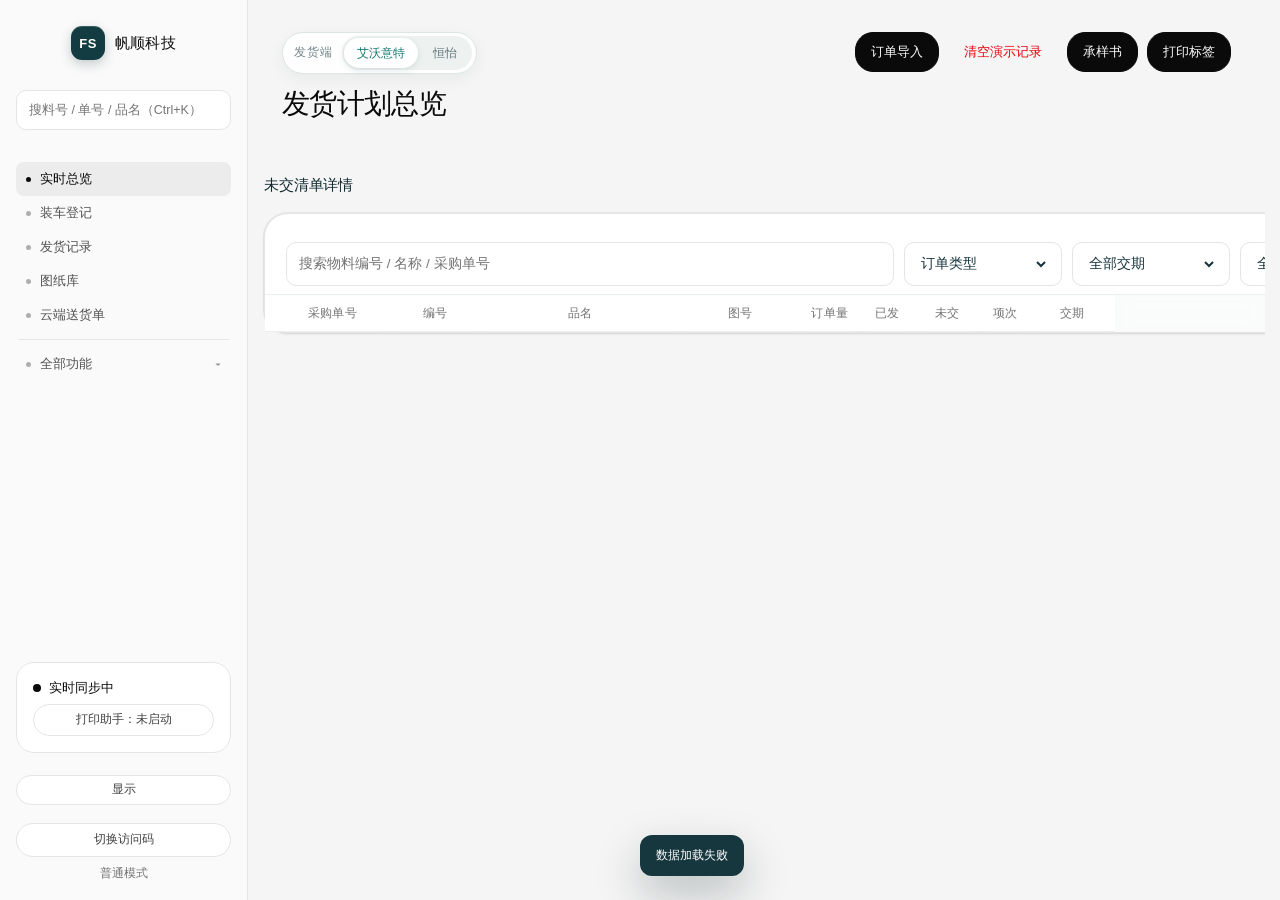
<file: index.html>
<!doctype html>
<html lang="zh-CN">
<head>
  <meta charset="utf-8">
  <meta name="viewport" content="width=device-width, initial-scale=1, viewport-fit=cover">
  <meta name="theme-color" content="#0d2a33">
  <meta http-equiv="Cache-Control" content="no-cache, no-store, must-revalidate">
  <meta http-equiv="Pragma" content="no-cache">
  <meta http-equiv="Expires" content="0">
  <title>发货实时看板</title>
  <link rel="icon" href="data:,">
  <script>
    window.SHIPMENT_RPC_BASE = "https://fanshun-work-d1gkeq1fjef6147a1-1504638929.ap-shanghai.app.tcloudbase.com/rest/v1/rpc";
    window.SHIPMENT_DIRECT_RPC_BASE = "https://dkbeigqtiilgxthwkixg.supabase.co/rest/v1/rpc";
    window.SHIPMENT_ANON_KEY = "eyJhbGciOiJIUzI1NiIsInR5cCI6IkpXVCJ9.eyJpc3MiOiJzdXBhYmFzZSIsInJlZiI6ImRrYmVpZ3F0aWlsZ3h0aHdraXhnIiwicm9sZSI6ImFub24iLCJpYXQiOjE3OTAwNjE1MDEsImV4cCI6MjEwNTYzNzUwMX0.RMMX6twkBi6PuudvCBWdrUjZXhmhu3ZAtvXfIe6-03s";
  </script>
  <link rel="stylesheet" href="./app.css?v=9ecccd8180c2">
  <link rel="manifest" href="manifest.webmanifest">
<!-- 新增：设计 token 层 + 界面细节增强 + Ui 主题（不满意就删掉这几行 <link> 和页面底部的 ui-polish.js） -->
<!-- 外协/库存/采购/质量的样式与脚本不在这里加载：打开对应页面时才按需加载（首屏少 8 个请求） -->
<!-- 图纸预览用的 PDF 引擎：首次打开图纸时按需加载。 -->
<style>
/* ===== 考勤管理 视觉 ===== */
.att-tabs{display:flex;gap:6px;padding:5px;background:#e3eeec;border-radius:14px;margin-bottom:12px;overflow-x:auto}
.att-tabs button{border:0;background:transparent;color:#5e747a;font-weight:800;padding:9px 15px;border-radius:10px;white-space:nowrap;cursor:pointer;font-size:13px}
.att-tabs button.active{background:#fff;color:#0f766e;box-shadow:0 4px 12px rgba(36,92,88,.1)}
.att-badge{display:inline-block;margin-left:6px;min-width:18px;padding:0 6px;border-radius:999px;background:#b42318;color:#fff;font-size:11px;line-height:18px;text-align:center}
.att-stats{display:grid;grid-template-columns:repeat(4,1fr);gap:12px;margin-bottom:12px}
.att-stats article{background:#fff;border:1px solid #d9e5e4;border-left:4px solid #0f766e;border-radius:14px;padding:14px 16px;box-shadow:0 10px 30px rgba(19,67,67,.06)}
.att-stats article span{display:block;color:#70858a;font-size:12px}
.att-stats article strong{font-size:24px;font-weight:900}
.att-stats article.b{border-left-color:#b42318}
.att-stats article.i{border-left-color:#3b5bdb}
.att-stats article.w{border-left-color:#b54708}
.att-avatar{display:inline-grid;place-items:center;width:26px;height:26px;border-radius:50%;background:#e8f6f3;color:#0f766e;font-size:12px;font-weight:800;margin-right:8px;vertical-align:middle}
.att-rate{display:inline-flex;align-items:center;gap:6px;justify-content:flex-end}
.att-rate i{display:block;width:52px;height:6px;border-radius:999px;background:#eef3f3;overflow:hidden}
.att-rate i b{display:block;height:100%;background:linear-gradient(90deg,#0f766e,#12a594);border-radius:999px}
.att-pill{display:inline-block;padding:2px 9px;border-radius:999px;font-size:11px;font-weight:800;background:#eef3f3;color:#526b71;white-space:nowrap}
.att-pill.normal,.att-pill.reissued{background:#e8f6f3;color:#0f766e}
.att-pill.late,.att-pill.early_leave{background:#fff4e5;color:#b54708}
.att-pill.missing_once{background:#fff8e1;color:#8a6b22}
.att-pill.missing_overdue,.att-pill.absent{background:#fff1f0;color:#b42318}
.att-pill.leave{background:#e8f0ff;color:#3b5bdb}
.att-table thead th{position:sticky;top:0;background:#f2f7f6;z-index:2}
.att-table tbody tr:hover{background:#f5fbfa}
.att-empty{padding:34px 16px;text-align:center;color:#70858a}
.att-empty b{display:block;font-size:15px;color:#15363f;margin-bottom:4px}
@media(max-width:760px){.att-stats{grid-template-columns:repeat(2,1fr)}}
/* 明细抽屉 */
#desktopAttendanceDetailPanel{position:fixed;top:0;right:0;height:100vh;width:min(600px,94vw);margin:0;border:0;border-radius:0;box-shadow:-14px 0 36px rgba(19,67,67,.22);z-index:70;display:flex;flex-direction:column;padding:0;animation:attSlide .22s ease}
@keyframes attSlide{from{transform:translateX(28px);opacity:.35}to{transform:translateX(0);opacity:1}}
#desktopAttendanceDetailPanel .section-head{position:sticky;top:0;background:#fff;padding:14px 16px;border-bottom:1px solid #eef3f3;margin:0;z-index:1}
#desktopAttendanceDetailPanel .table-wrap{flex:1;overflow:auto;padding:0}
#desktopAttendanceDetailPanel table{min-width:540px}
.att-day-list{flex:1;min-height:0;overflow:auto;overscroll-behavior:contain;padding:0 0 20px;scrollbar-width:thin;scrollbar-color:#c8d8d5 transparent}
.att-day-list::-webkit-scrollbar{width:10px}
.att-day-list::-webkit-scrollbar-track{background:transparent}
.att-day-list::-webkit-scrollbar-thumb{background:#c8d8d5;border-radius:999px;border:2px solid #fff}
.att-day-list::-webkit-scrollbar-thumb:hover{background:#a9c0bc}
.att-day{display:flex;align-items:center;gap:8px;padding:6px 16px;border-bottom:1px solid #f2f7f6}
.att-day:last-child{border-bottom:0}
.att-day .dt{width:80px;flex:0 0 auto;font-weight:800;font-size:12.5px;color:#15363f;white-space:nowrap}
.att-day .dt small{display:inline;color:#70858a;font-weight:400;font-size:11px;margin-left:4px}
.att-day .tm{flex:1;min-width:0;color:#4a6267;font-size:12.5px;white-space:nowrap;overflow:hidden;text-overflow:ellipsis}
.att-day .tm em{font-style:normal;color:#9fb0b3;margin:0 2px}
.att-day .nt{display:inline;color:#8a6b22;font-size:11px;margin-left:6px}
.att-day .att-pill{flex:0 0 auto}
.att-day button{flex:0 0 auto;padding:3px 10px;min-height:30px}
.att-day select.att-edit{flex:0 0 auto;max-width:104px;min-height:30px;padding:3px 6px;border:1px solid #dbe7e5;border-radius:8px;background:#fff;color:#15363f;font-size:12px;font-weight:700;cursor:pointer}
.att-day select.att-edit:focus{outline:2px solid #0f766e;outline-offset:1px}
.att-day select.att-edit-normal,.att-day select.att-edit-reissued{background:#e8f6f3;color:#0f766e;border-color:#cfe9e4}
.att-day select.att-edit-late,.att-day select.att-edit-early_leave{background:#fff4e5;color:#b54708;border-color:#f2ddc0}
.att-day select.att-edit-missing_once{background:#fff8e1;color:#8a6b22;border-color:#ece0b4}
.att-day select.att-edit-missing_overdue,.att-day select.att-edit-absent{background:#fff1f0;color:#b42318;border-color:#f0d2cf}
.att-day select.att-edit-leave{background:#e8f0ff;color:#3b5bdb;border-color:#cfdcf7}
.att-day .att-note-btn{font-size:12px;padding:3px 10px;min-height:30px}
.att-mask{position:fixed;inset:0;background:rgba(9,32,38,.35);z-index:65}
@media(max-width:760px){#desktopAttendanceDetailPanel{width:100vw}}
/* 考勤日期/月份控件统一 */
#desktopAttendanceMonth,#desktopAttendanceTeamDate,#mobileAttendanceMonth,#mobileAttendanceTeamDate,
.topbar-actions input[type=month],.topbar-actions input[type=date],
.att-toolbar input[type=month],.att-toolbar input[type=date],
.att-m-bar input[type=month],.att-m-bar input[type=date]{
  height:42px;border:1px solid #cfe0de;border-radius:12px;background:#fff;color:#15363f;
  padding:0 12px;font-weight:700;font-size:14px;box-shadow:0 1px 2px rgba(19,67,67,.05);
  -webkit-appearance:none;appearance:none;outline:none;
}
#desktopAttendanceMonth:focus,#desktopAttendanceTeamDate:focus,#mobileAttendanceMonth:focus,#mobileAttendanceTeamDate:focus,
.topbar-actions input[type=month]:focus,.att-toolbar input:focus,.att-m-bar input:focus{
  border-color:#74c2b7;box-shadow:0 0 0 3px rgba(15,118,110,.12);
}
#desktopAttendanceMonth::-webkit-calendar-picker-indicator,#mobileAttendanceMonth::-webkit-calendar-picker-indicator,
#desktopAttendanceTeamDate::-webkit-calendar-picker-indicator,#mobileAttendanceTeamDate::-webkit-calendar-picker-indicator{
  opacity:.5;cursor:pointer;
}
.att-m-bar input[type=month]{height:40px;font-size:13px}
.att-toolbar{display:flex;gap:12px;align-items:center;justify-content:space-between;flex-wrap:wrap;margin-bottom:12px}
.att-toolbar .att-tabs{margin-bottom:0;flex:1 1 auto}
.att-toolbar-right{display:flex;gap:10px;align-items:center}
.att-toolbar-right input[type=date]{height:36px;border:1px solid #d9e5e4;border-radius:10px;padding:0 8px}
.att-close-wrap{display:flex;gap:8px;align-items:center}
.att-close-wrap em{font-style:normal;font-size:12px;color:#70858a}
.att-rate i{display:inline-block;width:60px;height:8px;border-radius:999px;background:#e3ecec;border:1px solid #d3e0df;overflow:hidden;vertical-align:middle}
.att-team-head{display:flex;justify-content:space-between;align-items:baseline;padding:10px 14px;border-bottom:1px solid #eef3f3;background:#f7fbfa;border-radius:12px 12px 0 0}
.att-team-head b{font-size:14px}.att-team-head span{font-size:12px;color:#70858a}
.att-team-list{background:#fff;border:1px solid #d9e5e4;border-radius:12px;overflow:hidden}
.att-team-row{display:flex;align-items:center;gap:10px;padding:8px 14px;border-bottom:1px solid #f2f7f6}
.att-team-row:last-child{border-bottom:0}
.att-team-row .nm{flex:1;min-width:0;font-size:13px}
.att-team-row .nm small{display:block;color:#70858a;font-size:11px}
.att-team-row .tm{color:#70858a;font-size:12px;white-space:nowrap}
.att-team-row .att-pill{flex:0 0 70px;text-align:center}
.att-m-bar{display:grid;grid-template-columns:auto 1fr auto;gap:6px;align-items:center;margin-bottom:8px}
.att-m-bar input[type=month]{height:38px;border:1px solid #d9e5e4;border-radius:10px;padding:0 8px;width:100%;min-width:0;font-size:13px}
.att-m-bar .button{height:38px;padding:0 12px;font-size:13px}
.att-m-bar2{display:grid;grid-template-columns:1fr 1fr;gap:8px;margin-bottom:10px}
#mobileAttendanceModule .mobile-work-tabs{display:flex;gap:6px;overflow-x:auto;padding:4px;background:#e3eeec;border-radius:12px;margin-bottom:10px}
#mobileAttendanceModule .mobile-work-tabs button{flex:0 0 auto;border:0;background:transparent;border-radius:9px;padding:8px 12px;font-size:12px;font-weight:800;color:#5e747a;white-space:nowrap}
#mobileAttendanceModule .mobile-work-tabs button.active{background:#fff;color:#0f766e;box-shadow:0 3px 10px rgba(36,92,88,.1)}
</style>
</head>
<body>
  <!-- 首帧前就把主题/字号/密度/主页套上，避免先闪一下旧的墨绿再跳回来 -->
  <script>
    (function () {
      try {
        document.body.dataset.theme = 'ui';
        var d = localStorage.getItem('shipmentBoardDensity');
        if (d) {
          try { var o = JSON.parse(d); if (o && o.mode) document.body.dataset.density = o.mode; } catch (e) {}
        }
        var homeQ = new URLSearchParams(location.search).get('home');
        if (homeQ !== 'list') document.body.dataset.home = 'panel';
        var v = Number(localStorage.getItem('tkUiZoom'));
        if (!(v >= 0.85 && v <= 1.35)) {
          var best = NaN;
          for (var i = 0; i < localStorage.length; i++) {
            var k = localStorage.key(i);
            if (k && k.indexOf('tkUiZoom_') === 0) {
              var n = Number(localStorage.getItem(k));
              if (n >= 0.85 && n <= 1.35 && (!isFinite(best) || n > best)) best = n;
            }
          }
          if (isFinite(best)) {
            v = best;
            localStorage.setItem('tkUiZoom', String(best));
          } else {
            var z = localStorage.getItem('tkUiSize') || 'm';
            var map = { s: 0.92, m: 1, l: 1.12, xl: 1.24 };
            v = map[z] || 1;
          }
        }
        if (v !== 1) document.documentElement.style.zoom = String(v);
        document.documentElement.style.setProperty('--tk-zoom', String(v));
      } catch (e) { }
    })();
  </script>
  <script>document.body.dataset.view = location.pathname.startsWith('/mobile') ? 'mobile' : 'desktop';</script>
  <div id="versionUpdateBar" class="version-update-bar desktop-only" role="alert" hidden>
    <span id="versionUpdateText"></span>
    <button id="versionUpdateReload" type="button">立即刷新</button>
    <button id="versionUpdateLater" type="button">稍后提醒</button>
  </div>
  <div id="app" class="app-shell">
    <aside class="sidebar desktop-only">
      <div class="brand">
        <div class="module-fab-slot">
        <div id="moduleSwitchButton" class="brand-mark module-fab" role="button" tabindex="0" aria-expanded="false" aria-label="切换模块" title="切换模块" hidden>
          <span class="module-fab-mark">功能</span>
          <div id="moduleSwitchSheet" class="module-fab-sheet">
            <p class="module-fab-title">切换模块</p>
            <button type="button" data-desktop-module="shipment" style="--i:1"><b>发货管理</b></button>
            <button type="button" data-desktop-module="workReport" style="--i:2"><b>计时计件报工</b></button>
                        <button type="button" data-desktop-module="attendance" style="--i:3"><b>考勤管理</b></button>
          </div>
        </div>
        </div>
        <div class="brand-lockup">
          <div class="brand-mark-fs" aria-hidden="true">FS</div>
          <strong id="brandTitle">帆顺科技</strong>
        </div>
      </div>
      <nav class="side-nav" aria-label="主导航">
        <a class="side-link active" href="./" data-desktop-view="overview" data-module="shipment">
          <span class="nav-dot"></span>
          实时总览
        </a>
        <a class="side-link" href="#remaining" data-desktop-view="remaining" data-module="shipment">
          <span class="nav-dot"></span>
          未交清单
        </a>
        <a class="side-link" href="#loading" data-desktop-view="loading" data-module="shipment">
          <span class="nav-dot"></span>
          装车登记
        </a>
        <a class="side-link" href="#query" data-desktop-view="shipments" data-module="shipment">
          <span class="nav-dot"></span>
          发货记录
        </a>
        <a id="desktopReconciliationLink" class="side-link" href="#reconciliation" data-desktop-view="reconciliation" data-module="shipment">
          <span class="nav-dot"></span>
          月度对账
        </a>
        <a class="side-link" href="#drawings" data-desktop-view="drawings" data-module="shipment">
          <span class="nav-dot"></span>
          图纸库
        </a>
        <a id="desktopPricesLink" class="side-link" href="#prices" data-desktop-view="prices" data-module="shipment" hidden>
          <span class="nav-dot"></span>
          单价查询
        </a>
        <a class="side-link" href="#delivery-files" data-desktop-view="files" data-module="shipment">
          <span class="nav-dot"></span>
          云端送货单
        </a>
        <a id="desktopHengLink" class="side-link heng-side-link" href="#heng">
          <span class="nav-dot"></span>
          恒怡发货
        </a>
        <a id="desktopWorkReportLink" class="side-link" href="#work-report" data-desktop-view="workReport" data-module="work" hidden>
          <span class="nav-dot"></span>
          报工情况
        </a>
        <a id="desktopWorkReviewLink" class="side-link" href="#work-review" data-desktop-view="workReview" data-module="work" hidden>
          <span class="nav-dot"></span>
          报工审核
        </a>

        <a id="desktopWorkEditLink" class="side-link" href="#work-edit" data-desktop-view="workEdit" data-module="work" hidden>
          <span class="nav-dot"></span>
          报工修改
        </a>
        <a id="desktopStaffInfoLink" class="side-link" href="#staff-info" data-desktop-view="staffInfo" data-module="work" hidden>
          <span class="nav-dot"></span>
          员工信息
        </a>
        <a id="desktopPayrollLink" class="side-link" href="#payroll" data-desktop-view="payroll" data-module="work" hidden>
          <span class="nav-dot"></span>
          工资
        </a>
        <a id="desktopAttendanceLink" class="side-link" href="#attendance" data-desktop-view="attendance" data-module="attendance" hidden>
          <span class="nav-dot"></span>
          考勤管理
        </a>
      </nav>

      <div class="live-card">
        <div class="live-row">
          <span id="liveDot" class="live-dot"></span>
          <strong id="liveText">正在连接</strong>
        </div>
        <button id="printHelperStatus" class="print-helper-status" type="button">打印助手：检测中</button>
      </div>

      <div class="sidebar-foot">
        <span hidden>数据来源</span>
        <strong id="sourceTitle" hidden>现有计划表导入</strong>
        <small id="sourceStamp" hidden>--</small>
        <button id="switchCodeButton" class="sidebar-switch" type="button">切换访问码</button>
        <small id="modeBadge" class="mode-badge">普通模式</small>
      </div>
    </aside>

    <main class="main-area">
      <section id="desktopView" class="desktop-view desktop-only">
        <header class="topbar">
          <div>

            <h1>发货计划总览</h1>
          </div>
          <div class="topbar-actions">
            <button id="pdfImportButton" class="button primary" type="button">订单导入</button>
            <button id="orderArchiveButton" class="button ghost" type="button" hidden>订单档案</button>

            <button id="resetButton" class="button ghost danger-text" type="button">清空演示记录</button>
          </div>
        </header>


        <section class="dashboard-grid">
          <div class="panel orders-panel">
            <div class="toolbar">
              <label class="search-box">
                <span class="tool-icon" aria-hidden="true">⌕</span>
                <input id="desktopSearch" type="search" placeholder="搜索物料编号 / 名称 / 采购单号" autocomplete="off">
              </label>
              <div id="desktopSuggest" class="suggest-list desktop-suggest" hidden></div>
              <label class="select-box">
                <select id="desktopOrderTypeFilter">
                  <option value="" selected>订单类型</option>
                  <option value="trial">试制订单</option>
                  <option value="sample">承样订单</option>
                  <option value="tooling">工装订单</option>
                </select>
              </label>
              <label class="select-box">
                <select id="desktopDueSelect">
                  <option value="all">全部交期</option>
                  <option value="today">今天到期</option>
                  <option value="overdue">已逾期</option>
                  <option value="custom">指定日期…</option>
                </select>
                <div id="desktopDueRow" class="due-date-row" hidden>
                  <input id="desktopDueDate" type="date" lang="zh-CN">
                </div>
              </label>
              <label class="select-box">
                <select id="desktopCompanyFilter">
                  <option value="all">全部公司</option>
                  <option value="4074">帆顺金属 4074</option>
                <option value="4137">帆顺金属科技 4137</option>
                </select>
              </label>
            </div>
            <div class="table-wrap">
              <table class="orders-table">
                <colgroup id="desktopOrdersColgroup">
                  <col style="width: 125px">
                  <col style="width: 90px">
                  <col style="width: 200px">
                  <col style="width: 120px">
                  <col style="width: 60px">
                  <col style="width: 55px">
                  <col style="width: 65px">
                  <col style="width: 50px">
                  <col style="width: 70px">
                  <col style="width: 75px">
                  <col style="width: 85px">
                  <col class="col-spacer">
                </colgroup>
                <thead>
                  <tr>
                    <th>采购单号<span class="col-resizer" data-col-index="0" role="separator" title="拖动调整列宽，双击恢复默认"></span></th>
                    <th>编号<span class="col-resizer" data-col-index="1" role="separator" title="拖动调整列宽，双击恢复默认"></span></th>
                    <th>品名<span class="col-resizer" data-col-index="2" role="separator" title="拖动调整列宽，双击恢复默认"></span></th>
                    <th>图号<span class="col-resizer" data-col-index="3" role="separator" title="拖动调整列宽，双击恢复默认"></span></th>
                    <th class="number">订单量<span class="col-resizer" data-col-index="4" role="separator" title="拖动调整列宽，双击恢复默认"></span></th>
                    <th class="number">已发<span class="col-resizer" data-col-index="5" role="separator" title="拖动调整列宽，双击恢复默认"></span></th>
                    <th class="number">未交<span class="col-resizer" data-col-index="6" role="separator" title="拖动调整列宽，双击恢复默认"></span></th>
                    <th class="number">项次<span class="col-resizer" data-col-index="7" role="separator" title="拖动调整列宽，双击恢复默认"></span></th>
                    <th class="number">单价<span class="col-resizer" data-col-index="8" role="separator" title="拖动调整列宽，双击恢复默认"></span></th>
                    <th class="number">金额<span class="col-resizer" data-col-index="9" role="separator" title="拖动调整列宽，双击恢复默认"></span></th>
                    <th>交期<span class="col-resizer" data-col-index="10" role="separator" title="拖动调整列宽，双击恢复默认"></span></th>
                    <th class="col-spacer" aria-hidden="true"></th>
                  </tr>
                </thead>
                <tbody id="desktopTableBody"></tbody>
              </table>
              <div id="desktopEmpty" class="empty-state" hidden>
                <strong>没有符合条件的未交明细</strong>
                <span>可以调整搜索词或筛选条件。</span>
              </div>
            </div>
          </div>

        </section>
      </section>

            <section id="desktopRemainingView" class="desktop-view desktop-only" hidden>
        <header class="topbar">
          <div>
            <h1>未交清单</h1>
          </div>
          <div class="topbar-actions">
                      <button id="desktopLabelPrint" class="button primary label-print-button" type="button">打印标签</button>
            <button id="desktopRemainingSampleApproval" class="button primary label-print-button" type="button">承样书</button>
            </div>
        </header>
        <section class="panel desktop-remaining-panel">
          <div class="desktop-remaining-tools">
            <label class="search-box">
              <span class="tool-icon" aria-hidden="true">⌕</span>
              <input id="desktopRemainingSearch" type="search" placeholder="搜索物料编号 / 名称 / 规格" autocomplete="off">
            </label>
            <div class="remaining-date-box desktop">
              <div class="remaining-date-head">
                <button id="desktopRemainingDateClear" class="remaining-date-clear" type="button">全部日期</button>
              </div>
              <div id="desktopRemainingDateChips" class="remaining-date-chips"></div>
            </div>
          </div>
          <div class="table-wrap">
            <table class="orders-table grouped-remaining-table">
              <colgroup id="desktopRemainingColgroup">
                <col style="width: 78px">
                <col style="width: 180px">
                <col style="width: 300px">
                <col style="width: 262px">
                <col style="width: 90px">
                <col style="width: 90px">
                <col style="width: 300px">
              </colgroup>
              <thead>
                <tr>
                  <th class="remaining-type-col">类型</th>
                  <th>物料编号<span class="col-resizer" data-col-index="1" role="separator" title="拖动调整列宽，双击恢复默认"></span></th>
                  <th>名称<span class="col-resizer" data-col-index="2" role="separator" title="拖动调整列宽，双击恢复默认"></span></th>
                  <th>规格<span class="col-resizer" data-col-index="3" role="separator" title="拖动调整列宽，双击恢复默认"></span></th>
                  <th class="number">未交<span class="col-resizer" data-col-index="4" role="separator" title="拖动调整列宽，双击恢复默认"></span></th>
                  <th>打标<span class="col-resizer" data-col-index="5" role="separator" title="拖动调整列宽，双击恢复默认"></span></th>
                  <th>交货日期<span class="col-resizer" data-col-index="6" role="separator" title="拖动调整列宽，双击恢复默认"></span></th>
                </tr>
              </thead>
              <tbody id="desktopRemainingBody"></tbody>
            </table>
            <div id="desktopRemainingEmpty" class="empty-state" hidden>
              <strong>没有符合条件的未交数据</strong>
              <span>可以调整搜索词或交期筛选条件。</span>
            </div>
          </div>
        </section>
      </section>

<section id="desktopShipmentsView" class="desktop-view desktop-only" hidden>
        <header class="topbar">
          <div>
            <h1>发货记录</h1>
          </div>
          <div class="topbar-actions">
            <button id="generateDeliveryNote" class="button primary" type="button">生成送货单</button>
          </div>
        </header>
        <section class="panel shipments-page">
          <div class="query-tabs">
            <button class="chip active" data-query-tab="shipments" type="button">发货记录</button>
            <button class="chip" data-query-tab="offsets" type="button">冲抵记录</button>
            <button class="chip" data-query-tab="overs" type="button">无订单发货记录</button>
            <button class="chip" data-query-tab="replacements" type="button">补发记录</button>
          </div>
          <div class="history-tools" data-query-pane="shipments">
            <div class="history-tools-row">
              <input id="historySearch" type="search" placeholder="搜索采购单号 / 物料编号 / 名称">
              <input id="historyDate" type="date" lang="zh-CN" title="按发货日期筛选">
              <button id="historyToday" class="button ghost" type="button">今天发货</button>
              <button id="historyClear" class="button ghost" type="button">全部日期</button>
            </div>
          </div>
          <div id="shipmentHistory" class="shipment-history" data-query-pane="shipments"></div>
          <div class="history-tools" data-query-pane="offsets" hidden>
            <div class="history-tools-row">
              <input id="offsetSearch" type="search" placeholder="搜索物料编号 / 名称 / 采购单号">
              <input id="offsetDate" type="date" lang="zh-CN" title="按冲抵日期筛选">
              <button id="offsetClear" class="button ghost" type="button">全部日期</button>
            </div>
          </div>
          <div id="offsetHistory" class="shipment-history" data-query-pane="offsets" hidden></div>
          <div class="history-tools" data-query-pane="overs" hidden>
            <div class="history-tools-row">
              <input id="overSearch" type="search" placeholder="搜索物料编号 / 名称">
              <input id="overDate" type="date" lang="zh-CN" title="按登记日期筛选">
              <button id="overClear" class="button ghost" type="button">全部日期</button>
            </div>
          </div>
          <div id="overHistory" class="shipment-history" data-query-pane="overs" hidden></div>
          <div class="history-tools" data-query-pane="replacements" hidden>
            <div class="history-tools-row">
              <input id="replacementHistorySearch" type="search" placeholder="搜索物料编号 / 名称">
              <input id="replacementHistoryDate" type="date" lang="zh-CN" title="按补发日期筛选">
              <button id="replacementHistoryClear" class="button ghost" type="button">全部日期</button>
            </div>
          </div>
          <div id="replacementHistory" class="shipment-history" data-query-pane="replacements" hidden></div>
        </section>
      </section>

      <section id="desktopReconciliationView" class="desktop-view desktop-only" hidden>
        <header class="topbar reconciliation-topbar">
          <div>
            <p class="eyebrow">月度对账 · 对账后默认开票</p>
            <h1>月度对账开票</h1>
          </div>
          <div class="topbar-actions reconciliation-tools">
            <label class="reconciliation-field"><span>月份</span><input id="reconciliationMonth" type="month" lang="zh-CN"></label>
            <label class="reconciliation-field"><span>对账发货截止日</span><input id="reconciliationCutoff" type="date" lang="zh-CN"></label>
            <label class="reconciliation-field"><span>公司</span>
              <select id="reconciliationCompany">
                <option value="4137" selected>帆顺金属科技 4137</option>
                <option value="4074">帆顺金属 4074（历史完结）</option>
              </select>
            </label>
            <label class="reconciliation-field"><span>状态</span>
              <select id="reconciliationStatusFilter">
                <option value="all">全部</option>
                <option value="pending">待对账</option>
                <option value="reconciled">已对账</option>
              </select>
            </label>
            <button id="reconciliationExport" class="button ghost" type="button">导出本月</button>
          </div>
        </header>
        <section class="panel reconciliation-panel">
          <div id="reconciliationClosedNote" class="reconciliation-closed-note" hidden>
            <strong>4074 老公司已全部完结</strong>
            <span>最后一笔发货为 2026-10-15，全部已对账；后续不再进入月度对账。</span>
          </div>
          <div class="reconciliation-summary-grid">
            <article><span>本月发货金额</span><strong id="reconciliationMonthAmount">--</strong><small id="reconciliationMonthMeta">--</small></article>
            <article class="is-done"><span>本月已对账金额</span><strong id="reconciliationDoneAmount">--</strong><small id="reconciliationDoneMeta">--</small></article>
            <article class="is-pending"><span>本月待对账金额</span><strong id="reconciliationPendingAmount">--</strong><small id="reconciliationPendingMeta">--</small></article>
            <article class="is-total"><span>合计未开票金额</span><strong id="reconciliationUnbilledAmount">--</strong><small id="reconciliationUnbilledMeta">--</small></article>
          </div>
          <div id="reconciliationPriceWarning" class="reconciliation-price-warning" hidden></div>
          <div class="reconciliation-table-head">
            <div>
              <h2>物料对账汇总</h2>
              <p>按料号＋品名合并；已对账默认视为已开票。</p>
            </div>
            <div id="reconciliationSummaryText" class="reconciliation-summary-text"></div>
          </div>
          <div class="table-wrap reconciliation-table-wrap">
            <table class="reconciliation-table">
              <thead>
                <tr>
                  <th>状态</th>
                  <th>料号</th>
                  <th>品名</th>
                  <th>规格</th>
                  <th class="number">本月发货</th>
                  <th class="number">已对账</th>
                  <th class="number">待对账</th>
                  <th class="number">含税单价</th>
                  <th class="number">本月金额</th>
                  <th class="number">待对账金额</th>
                  <th>发货日期</th>
                  <th>送货单号</th>
                </tr>
              </thead>
              <tbody id="reconciliationTableBody"></tbody>
            </table>
            <div id="reconciliationEmpty" class="empty-state" hidden>
              <strong>这个月没有符合条件的物料</strong>
              <span>切换月份、公司或状态后再看。</span>
            </div>
          </div>
        </section>
      </section>

      <section id="desktopHengView" class="desktop-view desktop-only" hidden>
        <header class="topbar heng-topbar">
          <div>
            <p class="eyebrow">独立客户发货 · 手机确认装车</p>
            <h1>恒怡发货</h1>
          </div>
          <div class="topbar-actions">
            <button id="hengMaterialAdminOpen" class="button ghost" type="button">物料归属</button>
            <button id="hengRefreshPending" class="button ghost" type="button">刷新待开单</button>
            <button id="hengGenerateDelivery" class="button heng-entry-button" type="button">生成送货单</button>
          </div>
        </header>
        <div id="hengDesktopContent"></div>
      </section>

      <section id="desktopDrawingsView" class="desktop-view desktop-only" hidden>
        <header class="topbar drawings-topbar">
          <div>
            <h1>图纸库</h1>
          </div>
        </header>
        <section class="panel drawings-panel">
          <div class="drawing-toolbar">
            <label class="search-box drawing-search">
              <span class="tool-icon" aria-hidden="true">
                <svg viewBox="0 0 24 24" fill="none" stroke="currentColor" stroke-width="1.9" stroke-linecap="round"><circle cx="10.8" cy="10.8" r="6.3"></circle><path d="m15.6 15.6 4.1 4.1"></path></svg>
              </span>
              <input id="drawingSearch" type="search" placeholder="搜索料号 / 品名 / 图号 / 文件名" autocomplete="off">
            </label>
            <div class="drawing-toolbar-right">
              <span id="drawingCount" class="drawing-count">0 份图纸</span>
              <div id="drawingCategoryTabs" class="file-format-tabs drawing-tabs">
                <button class="chip active" data-drawing-category="all" type="button">全部图纸</button>
                <button class="chip" data-drawing-category="formal" type="button">正式图纸</button>
                <button class="chip" data-drawing-category="trial" type="button">试制图纸</button>
                <button class="chip" data-drawing-category="sample" type="button">承样图纸</button>
                <button class="chip" data-drawing-category="tooling" type="button">工装图纸</button>
              </div>
            </div>
          </div>
          <div class="drawing-library-layout">
            <div id="drawingList" class="drawing-list"></div>
            <aside id="drawingPreviewPane" class="drawing-preview-pane">
              <div id="drawingPreviewEmpty" class="drawing-preview-empty">选择左侧图纸，这里显示第一页预览</div>
              <img id="drawingPreviewImage" alt="图纸预览" hidden>
              <div class="drawing-preview-foot">
                <strong id="drawingPreviewTitle">图纸预览</strong>
                <button id="drawingPreviewOpen" class="button primary" type="button" disabled>打开PDF</button>
              </div>
            </aside>
          </div>
        </section>
      </section>

      <section id="desktopPricesView" class="desktop-view desktop-only" hidden>
      <header class="topbar drawings-topbar">
        <div>
          <h1>单价查询</h1>
        </div>
      </header>
      <section class="panel drawings-panel">
        <div class="drawing-toolbar">
          <label class="search-box drawing-search">
            <span class="tool-icon" aria-hidden="true">
              <svg viewBox="0 0 24 24" fill="none" stroke="currentColor" stroke-width="1.9" stroke-linecap="round"><circle cx="10.8" cy="10.8" r="6.3"></circle><path d="m15.6 15.6 3.9 3.9"></path></svg>
            </span>
            <input id="priceSearch" type="search" placeholder="输入料件编号 / 品名 / 图号查单价" autocomplete="off">
          </label>
          <div class="drawing-toolbar-right">
            <span id="priceCount" class="drawing-count"></span>
          </div>
        </div>
        <div id="priceHint" class="price-hint">
          <strong>输入料件编号、品名或图号，查这个产品的单价</strong>
          <span>例如：614004012B、包装架组焊件、6603B-A30 —— 已经发完货的产品也能查到；有单价变动的会列出"从几号开始变成多少"。</span>
        </div>
        <div id="priceSummary" class="price-cards"></div>
        <div id="priceEmpty" class="empty-state" hidden><strong>没有匹配的产品</strong><span>换个料件编号 / 品名 / 图号再试。</span></div>
      </section>
    </section>

    <section id="desktopFilesView" class="desktop-view desktop-only" hidden>
        <header class="topbar files-topbar">
          <div>
            <h1>云端送货单</h1>
          </div>
        </header>
        <section class="panel shipments-page">
          <div class="panel-head compact">
            <div>
              <h2>云端存档</h2>
            </div>
          </div>
          <div class="history-tools">
            <div class="history-tools-row">
              <input id="filesSearch" type="search" placeholder="搜索发货日期 / 批次号 / 文件名">
              <select id="filesDate" title="按发货日期筛选"><option value="">全部日期</option></select>
            </div>
          </div>
          <div id="cloudFileList" class="shipment-history"></div>
        </section>
      </section>

      <section id="desktopLoadingView" class="desktop-view desktop-only" hidden>
        <header class="topbar">
          <div>
            <h1>装车登记</h1>
          </div>
          <div class="topbar-actions">
            <button id="desktopNoOrderOpen" class="button ghost" type="button">无订单发货</button>
            <button id="desktopLoadingRefresh" class="button ghost" type="button">刷新未交</button>
          </div>
        </header>
        <section class="desktop-loading-layout">
          <section class="panel loading-orders-panel">
            <div class="desktop-loading-tools">
              <label class="loading-control"><input id="desktopLoadingSearch" type="search" placeholder="搜索物料编号、名称或规格" autocomplete="off"></label>
              <label class="loading-control loading-due-control"><select id="desktopLoadingDue">
                <option value="all">全部交期</option>
                <option value="today">今天到期</option>
                <option value="overdue">已逾期</option>
              </select></label>
              <label class="loading-control"><select id="desktopLoadingCompany">
                <option value="all">全部公司</option>
                <option value="4074">帆顺金属 4074</option>
                <option value="4137">帆顺金属科技 4137</option>
              </select></label>
            </div>
            <div id="desktopOffsetBox" class="offset-box desktop-offset-box" hidden></div>
            <div id="desktopLoadingCardList" class="desktop-loading-card-list"></div>
            <div id="desktopLoadingEmpty" class="empty-state" hidden><strong>没有符合条件的未交订单</strong><span>可以调整搜索或筛选条件。</span></div>
          </section>
          <aside class="panel loading-cart-panel">
            <div class="panel-head compact"><div><h2>本次装车</h2><p id="desktopLoadingCartHint">0 项 · 0 件</p></div></div>
            <div id="desktopLoadingCart" class="desktop-loading-cart"></div>
            <button id="desktopLoadingOpenSubmit" class="button primary wide" type="button" disabled>确认装车</button>
          </aside>
        </section>
      </section>

      <section id="desktopWorkReportView" class="desktop-view desktop-only" hidden>
        <header class="topbar">
          <div>
            <h1>报工情况</h1>
            <p class="subhead">默认查看当天全部员工报工，可按员工、日期、状态和关键词筛选。</p>
          </div>
          <div class="topbar-actions"><button id="desktopWorkReportRefresh" class="button primary" type="button">刷新报工</button></div>
        </header>
        <section class="work-report-filters panel">
          <label><span>日期</span><input id="desktopWorkReportDate" type="date"></label>
          <label><span>员工</span><select id="desktopWorkReportEmployee"><option value="">全部员工</option></select></label>
          <label><span>状态</span><select id="desktopWorkReportStatus">
            <option value="all">全部状态</option>
            <option value="submitted">待审核</option>
            <option value="approved">已通过</option>
            <option value="rejected">已退回</option>
            <option value="revoked">已撤回</option>
          </select></label>
          <label class="report-search-field"><span>品名 / 编号 / 工序</span><input id="desktopWorkReportSearch" type="search" placeholder="输入关键词"></label>
        </section>
        <section class="work-review-stats">
          <article><span>报工笔数</span><strong id="desktopWorkReportEntries">0</strong></article>
          <article><span>报工数量</span><strong id="desktopWorkReportQuantity">0</strong></article>
          <article><span>已通过金额</span><strong id="desktopWorkReportAmount">0.00</strong></article>
          <article><span>待审核</span><strong id="desktopWorkReportPending">0</strong></article>
        </section>
        <section class="panel work-live-panel">
          <div class="section-head">
            <div><h2>员工实况</h2></div>
            <div id="desktopWorkLiveSummary" class="work-live-summary">加载中…</div>
          </div>
          <div class="work-live-split">
            <div class="table-wrap work-live-split-left">
              <table class="orders-table work-live-table">
                <thead><tr><th>员工</th><th>当前状态</th><th>今日计时</th><th>今日计件</th><th>当日工资</th><th>最新动态</th><th>操作</th></tr></thead>
                <tbody id="desktopWorkLiveBody"></tbody>
              </table>
              <div id="desktopWorkLiveEmpty" class="empty-state" hidden><strong>没有可显示的计时计件员工</strong><span>请检查员工工种配置。</span></div>
            </div>
            <aside id="desktopWorkDetailPane" class="work-detail-pane">
              <div class="work-detail-empty" id="desktopWorkDetailEmpty">点左侧员工的「查看明细」，这里显示他当天的计时与计件明细</div>
              <div id="desktopWorkTimelineInline"></div>
              <div id="desktopWorkTimelineInlineActions" class="work-timeline-actions"></div>
            </aside>
          </div>
        </section>
        <section class="panel">
          <div class="table-wrap">
            <table class="orders-table work-report-table">
              <thead><tr><th>时间</th><th>员工</th><th>品名 / 编号</th><th>工序 / 规格</th><th class="number">数量</th><th>状态</th><th class="number">单价</th><th class="number">金额</th><th>操作</th></tr></thead>
              <tbody id="desktopWorkReportBody"></tbody>
            </table>
            <div id="desktopWorkReportEmpty" class="empty-state" hidden><strong>当天没有符合条件的报工</strong><span>可以更换日期或筛选条件。</span></div>
          </div>
        </section>
        <section id="desktopWorkTimelinePanel" class="panel work-timeline-panel" hidden>
          <div class="section-head">
            <div><h2>计时 / 计件时段</h2><p id="desktopWorkTimelineHint">选择具体员工后，查看当天计时、计件时段和产量关联。</p></div>
            <div id="desktopWorkTimelineActions" class="work-timeline-actions"></div>
          </div>
          <div id="desktopWorkTimeline"></div>
        </section>
      </section>

      <section id="desktopWorkReviewView" class="desktop-view desktop-only" hidden>
        <header class="topbar">
          <div>
            <p class="eyebrow">计件与自主申报</p>
            <h1>报工审核</h1>
            <p class="subhead">审核新产品、改价申请和员工待审核报工；通过后自动进入产品与当前单价库。</p>
          </div>
          <div class="topbar-actions">
            <select id="desktopWorkReviewStatus" class="button ghost">
              <option value="submitted" selected>待审核</option>
              <option value="approved">已通过</option>
              <option value="rejected">已退回</option>
              <option value="revoked">已撤回</option>
              <option value="all">全部</option>
            </select>
            <button id="desktopWorkReviewRefresh" class="button primary" type="button">刷新</button>
          </div>
        </header>
        <section class="work-review-stats">
          <article><span>待审核</span><strong id="desktopWorkReviewPending">0</strong></article>
          <article><span>当前列表</span><strong id="desktopWorkReviewCount">0</strong></article>
        </section>
        <section class="panel work-review-panel">
          <div id="desktopWorkReviewList" class="work-review-list"></div>
          <div id="desktopWorkReviewEmpty" class="empty-state" hidden><strong>没有符合条件的报工</strong><span>可以切换状态筛选。</span></div>
        <section class="panel work-daily-panel">
          <div class="section-head">
            <div><h2>当天报工记录</h2><p id="desktopWorkReviewDailyHint">正在读取当天全部报工记录。</p></div>
            <button class="button ghost" type="button" data-work-daily-refresh="1">刷新记录</button>
          </div>
          <div class="table-wrap">
            <table class="orders-table work-report-table work-daily-table">
              <thead><tr><th>时间</th><th>员工</th><th>品名 / 编号</th><th>工序 / 规格</th><th class="number">数量</th><th>状态</th><th>操作</th></tr></thead>
              <tbody id="desktopWorkReviewDailyBody"></tbody>
            </table>
            <div id="desktopWorkReviewDailyEmpty" class="empty-state" hidden><strong>当天没有报工记录</strong><span>可以更换日期后再看。</span></div>
          </div>
        </section>
        </section>
      </section>

      <section id="desktopWorkEditView" class="desktop-view desktop-only" hidden>
        <header class="topbar">
          <div>
            <p class="eyebrow">管理员专用 · 全程留痕</p>
            <h1>报工修改</h1>
            <p class="subhead">可选任意日期，新增 / 修改 / 删除员工的计时与计件报工；每次改动都会记入下方日志。已封账月份会被拒绝。</p>
          </div>
          <div class="topbar-actions">
            <button class="button ghost" type="button" data-work-edit-add="time">＋ 新增计时</button>
            <button class="button primary" type="button" data-work-edit-add="piece">＋ 新增计件</button>
          </div>
        </header>
        <section class="work-report-filters panel work-edit-filters">
          <label><span>日期（可选任意一天）</span><input id="desktopWorkEditDate" type="date"></label>
          <label><span>员工</span><select id="desktopWorkEditEmployee"><option value="">请选择员工</option></select></label>
          <label><span>工资封账</span><div id="desktopWorkEditLock" class="work-edit-lock">先选员工</div></label>
          <label><span>&nbsp;</span><button id="desktopWorkEditRefresh" class="button ghost" type="button">刷新</button></label>
        </section>
        <section class="work-review-stats work-edit-stats">
          <article><span>计时段数</span><strong id="desktopWorkEditTimerCount">0</strong></article>
          <article><span>计时工时</span><strong id="desktopWorkEditTimerHours">0.0</strong></article>
          <article><span>计件笔数</span><strong id="desktopWorkEditPieceCount">0</strong></article>
          <article><span>计件金额</span><strong id="desktopWorkEditPieceAmount">0.00</strong></article>
        </section>
        <section class="panel work-daily-panel">
          <div class="section-head">
            <div><h2>当天报工记录</h2><p id="desktopWorkEditDailyHint">正在读取当天全部报工记录，点击右侧按钮把员工带入下方修改区。</p></div>
            <button class="button ghost" type="button" data-work-daily-refresh="1">刷新记录</button>
          </div>
          <div class="table-wrap">
            <table class="orders-table work-report-table work-daily-table">
              <thead><tr><th>时间</th><th>员工</th><th>品名 / 编号</th><th>工序 / 规格</th><th class="number">数量</th><th>状态</th><th>操作</th></tr></thead>
              <tbody id="desktopWorkEditDailyBody"></tbody>
            </table>
            <div id="desktopWorkEditDailyEmpty" class="empty-state" hidden><strong>当天没有报工记录</strong><span>可以更换日期后再看。</span></div>
          </div>
        </section>
        <section class="panel">
          <div class="section-head">
            <div><h2>计时记录</h2><p id="desktopWorkEditTimerHint">选择员工后显示当天全部计时记录。</p></div>
            <button class="button ghost" type="button" data-work-edit-add="time">＋ 新增计时</button>
          </div>
          <div class="table-wrap">
            <table class="orders-table work-report-table">
              <thead><tr><th>开始</th><th>结束</th><th class="number">时长</th><th>状态</th><th>备注</th><th>操作</th></tr></thead>
              <tbody id="desktopWorkEditTimerBody"></tbody>
            </table>
            <div id="desktopWorkEditTimerEmpty" class="empty-state" hidden><strong>当天没有计时记录</strong><span>点「＋ 新增计时」可以补记一段。</span></div>
          </div>
        </section>
        <section class="panel">
          <div class="section-head">
            <div><h2>计件记录</h2><p id="desktopWorkEditPieceHint">包含待审核 / 已通过 / 已退回 / 已撤回的全部申报。</p></div>
            <button class="button primary" type="button" data-work-edit-add="piece">＋ 新增计件</button>
          </div>
          <div class="table-wrap">
            <table class="orders-table work-report-table">
              <thead><tr><th>料号</th><th>品名 / 规格</th><th>工序</th><th class="number">数量</th><th class="number">单价</th><th class="number">金额</th><th>状态</th><th>操作</th></tr></thead>
              <tbody id="desktopWorkEditPieceBody"></tbody>
            </table>
            <div id="desktopWorkEditPieceEmpty" class="empty-state" hidden><strong>当天没有计件记录</strong><span>点「＋ 新增计件」可以补一笔。</span></div>
          </div>
        </section>
        <section class="panel">
          <div class="section-head">
            <div><h2>改动日志</h2><p id="desktopWorkEditLogHint">所选日期由管理端做出过的全部改动。</p></div>
            <button id="desktopWorkEditLogRefresh" class="button ghost" type="button">刷新日志</button>
          </div>
          <div class="table-wrap">
            <table class="orders-table work-report-table">
              <thead><tr><th>时间</th><th>员工</th><th>类型</th><th>动作</th><th>原因</th></tr></thead>
              <tbody id="desktopWorkEditLogBody"></tbody>
            </table>
            <div id="desktopWorkEditLogEmpty" class="empty-state" hidden><strong>当天还没有改动记录</strong><span>新增或修改一次后这里会出现。</span></div>
          </div>
        </section>
      </section>

      <section id="desktopAttendanceView" class="desktop-view desktop-only" hidden>
        <header class="topbar">
          <div>
            <p class="eyebrow">全员考勤</p>
            <h1>考勤管理</h1>
            <p class="subhead">按月查看全员考勤、加班和补卡审核。</p>
          </div>
          <div class="topbar-actions">
            <button id="desktopAttendancePrev" class="button ghost" type="button">上个月</button>
            <input id="desktopAttendanceMonth" type="month">
            <button id="desktopAttendanceNext" class="button ghost" type="button">下个月</button>
            <button id="desktopAttendanceRefresh" class="button primary" type="button">刷新</button>
          </div>
        </header>
        <div class="att-toolbar">
        <nav id="desktopAttendanceTabs" class="att-tabs">
          <button class="active" data-att-tab="summary" type="button">考勤汇总</button>
          <button data-att-tab="reissue" type="button">补卡审核<span class="att-badge" id="attBadgeReissue" hidden>0</span></button>
          <button data-att-tab="leave" type="button">请假审核<span class="att-badge" id="attBadgeLeave" hidden>0</span></button>
          <button data-att-tab="team" type="button">团队日历</button>
          <button data-att-tab="logs" type="button">操作日志</button>
        </nav>
        <div class="att-toolbar-right">
          <label id="desktopAttendanceTeamDateWrap" hidden><input id="desktopAttendanceTeamDate" type="date"></label>
          <span class="att-close-wrap"><button id="desktopAttendanceClose" class="button ghost" type="button">封账</button><em id="desktopAttendanceCloseState">未封账</em></span>
        </div>
        </div>
        <div style="display:none">
          <select id="desktopAttendanceTab">
            <option value="summary">考勤汇总</option>
            <option value="reissue">补卡审核</option>
            <option value="leave">请假审核</option>
            <option value="team">团队日历</option>
            <option value="logs">操作日志</option>
          </select>
        </div>
        <section id="desktopAttendanceStats" class="att-stats">
          <article><span>在职员工</span><strong id="desktopAttendanceCount">0</strong></article>
          <article><span>出勤合计</span><strong id="desktopAttendanceDays">0</strong></article>
          <article><span>没上班合计</span><strong id="desktopAttendanceAbsent">0</strong></article>
          <article><span>加班费合计</span><strong id="desktopAttendanceOvertime">0.00</strong></article>
        </section>
        <section id="desktopAttendanceSummaryPanel" class="panel">
          <div class="table-wrap">
            <table class="orders-table work-report-table att-table">
              <thead><tr><th>工号</th><th>姓名</th><th>类型</th><th>班次</th><th class="number">应出勤</th><th class="number">出勤率</th><th class="number">出勤</th><th class="number">没上班</th><th class="number">迟到</th><th class="number">早退</th><th class="number">漏刷1次</th><th class="number">加班</th><th class="number">加班费</th><th>操作</th></tr></thead>
              <tbody id="desktopAttendanceBody"></tbody>
            </table>
            <div id="desktopAttendanceEmpty" class="empty-state" hidden><strong>这个月没有考勤数据</strong><span>可以切换月份。</span></div>
          </div>
        </section>
        <section id="desktopAttendanceDetailPanel" class="panel" hidden>
          <div class="section-head">
            <div><h2 id="desktopAttendanceDetailTitle">每日明细</h2><p id="desktopAttendanceDetailHint"></p></div>
            <button id="desktopAttendanceDetailClose" class="button ghost" type="button">关闭</button>
          </div>
          <div id="desktopAttendanceDetailBody" class="att-day-list"></div>
        </section>
        <div id="desktopAttendanceDetailMask" class="att-mask" hidden></div>
        <section id="desktopAttendanceReissuePanel" class="panel" hidden>
          <div id="desktopAttendanceReissueList" class="work-review-list"></div>
          <div id="desktopAttendanceReissueEmpty" class="empty-state" hidden><strong>没有待审核的补卡申请</strong></div>
        </section>
        <section id="desktopAttendanceLeavePanel" class="panel" hidden>
          <div id="desktopAttendanceLeaveList" class="work-review-list"></div>
          <div id="desktopAttendanceLeaveEmpty" class="empty-state" hidden><strong>没有待审核的请假申请</strong></div>
        </section>
        <section id="desktopAttendanceLogsPanel" class="panel" hidden>
          <div id="desktopAttendanceLogsList" class="work-review-list"></div>
          <div id="desktopAttendanceLogsEmpty" class="empty-state" hidden><strong>这个时间段没有操作记录</strong></div>
        </section>
        <section id="desktopAttendanceTeamPanel" class="panel" hidden>
          <div id="desktopAttendanceTeamList" class="work-review-list"></div>
          <div id="desktopAttendanceTeamEmpty" class="empty-state" hidden><strong>这一天没有记录</strong></div>
        </section>
      </section>

      <section id="desktopStaffInfoView" class="desktop-view desktop-only" hidden>
        <div id="staffInfoMount" class="sv2-mount" aria-live="polite">
          <div class="sv2-skeleton"><b>正在加载员工信息</b><span>读取员工档案和工资标准…</span></div>
        </div>
      </section>

      <section id="desktopPayrollView" class="desktop-view desktop-only" hidden>
        <div id="payrollMount" class="sv2-mount" aria-live="polite">
          <div class="sv2-skeleton"><b>正在加载工资</b><span>读取考勤、报工和工资数据…</span></div>
        </div>
      </section>

      <section id="mobileView" class="mobile-view mobile-only">
        <header class="mobile-head">
          <div class="mobile-fab-slot">
            <button id="mobileModuleSwitch" class="mobile-line-trigger" type="button" aria-expanded="false" aria-label="切换发货端" title="切换发货端">
              <svg viewBox="0 0 24 24" fill="none" aria-hidden="true"><path d="M7 7h10m0 0-3-3m3 3-3 3M17 17H7m0 0 3 3m-3-3 3-3"/></svg>
            </button>
          </div>
          <div class="mobile-brand-text">
            <strong id="mobileBrandTitle">帆顺科技</strong>
            <span id="mobileBrandModule">装车登记</span>
            <span id="mobileLiveLabel">正在连接</span>
          </div>
          <div class="mobile-head-actions">
            <button id="mobileRefresh" class="icon-button" type="button" aria-label="刷新数据">
              <svg viewBox="0 0 24 24" fill="none" aria-hidden="true"><path d="M20 11a8 8 0 1 0-2.3 6.1M20 4v7h-7"/></svg>
            </button>
            <button id="mobileSwitchCode" class="icon-button" type="button" aria-label="切换访问码" title="切换访问码">
              <svg viewBox="0 0 24 24" fill="none" aria-hidden="true"><circle cx="8" cy="15" r="3"/><path d="m10.2 12.8 7.3-7.3M15 8l2 2M17 6l2 2"/></svg>
            </button>
          </div>
        </header>

        <div id="mobileModuleBackdrop" class="mobile-module-backdrop" aria-hidden="true"></div>
        <section id="mobileModuleMenu" class="mobile-module-sheet" role="dialog" aria-modal="true" aria-label="切换发货端" aria-hidden="true">
          <span class="mobile-sheet-grip" aria-hidden="true"></span>
          <div class="mobile-module-sheet-head">
            <div><small>发货端</small><h2>切换发货端</h2></div>
            <button id="mobileModuleClose" type="button">关闭</button>
          </div>
          <div class="mobile-line-options">
            <button type="button" data-mobile-business="awoyite" class="active" aria-pressed="true">
              <span class="mobile-line-mark"></span>
              <span class="mobile-line-copy"><b>艾沃意特</b><small>现有发货端</small></span>
              <span class="mobile-line-check" aria-hidden="true">✓</span>
            </button>
            <button type="button" data-mobile-business="heng" aria-pressed="false">
              <span class="mobile-line-mark"></span>
              <span class="mobile-line-copy"><b>恒怡</b><small>独立客户发货</small></span>
              <span class="mobile-line-check" aria-hidden="true">✓</span>
            </button>
          </div>
          <div id="mobileAdminModuleSection" class="mobile-admin-module-section">
            <p class="mobile-module-section-title">管理功能</p>
            <div class="mobile-admin-module-grid">
              <button type="button" data-mobile-module="workReview" data-mobile-admin="1"><b>报工</b><small>审核 · 月度</small></button>
              <button type="button" data-mobile-module="attendance" data-mobile-admin="1"><b>考勤</b><small>汇总 · 补卡</small></button>
              <button type="button" data-mobile-module="staffInfo" data-mobile-admin="1"><b>员工</b><small>档案 · 标准</small></button>
              <button type="button" data-mobile-module="payroll" data-mobile-admin="1"><b>工资</b><small>计算 · 汇总</small></button>
            </div>
          </div>
        </section>

        <nav id="mobileHengTabs" class="mobile-tabs mobile-heng-tabs" aria-label="恒怡功能" hidden>
          <button class="mobile-tab active" data-heng-mobile-tab="loading" type="button">装车确认</button>
          <button class="mobile-tab" data-heng-mobile-tab="pending" type="button">待开单</button>
          <button class="mobile-tab" data-heng-mobile-tab="ledger" type="button">发货清单</button>
        </nav>
        <nav id="mobileMainTabs" class="mobile-tabs mobile-main-tabs" aria-label="手机功能">
          <button class="mobile-tab active" data-tab="entry" type="button">装车登记</button>
          <button class="mobile-tab" data-tab="remaining" type="button">未交清单</button>
          <button class="mobile-tab" data-tab="records" type="button">发货记录</button>
          <button class="mobile-tab" data-tab="files" type="button">云端送货单</button>
        </nav>

        <section id="mobileEntryPanel" class="mobile-panel">
          <div class="mobile-tools">
            <label class="mobile-search">
              <span aria-hidden="true">⌕</span>
              <input id="mobileSearch" type="search" placeholder="搜索物料编号、名称或规格" autocomplete="off">
            </label>
            <div id="mobileSuggest" class="suggest-list" hidden></div>
            <button id="replacementOpen" class="button ghost replacement-open" type="button">补发</button>
            <button id="mobileNoOrderOpen" class="button ghost no-order-open" type="button">无订单发货</button>
            <div id="replacementBox" class="replacement-box" hidden>
              <div class="replacement-head">
                <strong>补发登记</strong>
                <button id="replacementClose" class="cart-remove" type="button">关闭</button>
              </div>
              <input id="replacementSearch" type="search" placeholder="搜索 物料编号 / 品名 / 图号" autocomplete="off">
              <div id="replacementSuggest" class="suggest-list" hidden></div>
              <div id="replacementPicked" class="replacement-picked" hidden></div>
              <div class="replacement-form">
                <input id="replacementQty" type="number" min="1" step="1" inputmode="numeric" placeholder="补发数量" aria-label="补发数量">
                <input id="replacementDueDate" type="date" title="补发交期（默认最近的未交交期）" aria-label="补发交期">
                <input id="replacementRemark" type="text" placeholder="备注（补货原因，写到送货单备注栏）">
                <button id="replacementAdd" class="button primary" type="button">加入补发计划</button>
              </div>
            </div>
            <div id="mobileFilters" class="filter-chips">
              <button class="chip active" data-filter="active" type="button">全部未交</button>
              <button class="chip" data-filter="dueToday" type="button">今日到期</button>
              <button class="chip" data-filter="dueTomorrow" type="button">明日到期</button>
              <button class="chip" data-filter="special" type="button">试制/承样</button>
              <button class="chip" data-filter="overdue" type="button">已逾期</button>
            </div>
          </div>
          <div id="mobileOffsetBox" class="offset-box" hidden></div>
          <div id="mobileAllocNotice" class="alloc-notice" hidden></div>
          <div id="mobileOrderList" class="mobile-order-list"></div>
          <div id="mobileEmpty" class="empty-state mobile-empty" hidden>
            <strong>没有符合条件的数据</strong>
            <span>换个筛选条件或清空搜索词。</span>
          </div>
        </section>

        <section id="mobileRemainingPanel" class="mobile-panel" hidden>
          <div class="remaining-tools">
            <input id="remainingSearch" type="search" placeholder="搜索料号 / 名称 / 采购单号" autocomplete="off">
            <div class="remaining-date-box">
              <div class="remaining-date-head">
                <strong>按交期筛选（可多选）</strong>
                <button id="remainingDateClear" class="remaining-date-clear" type="button">全部日期</button>
              </div>
              <div id="remainingDateChips" class="remaining-date-chips"></div>
            </div>
            <div class="remaining-actions">
            </div>
          </div>
          <div id="remainingList"></div>
        </section>
        <section id="mobileRecordsPanel" class="mobile-panel" hidden>
          <div class="query-tabs mobile-query-tabs">
            <button class="chip active" data-query-tab="shipments" type="button">发货记录</button>
            <button class="chip" data-query-tab="offsets" type="button">冲抵记录</button>
            <button class="chip" data-query-tab="overs" type="button">无订单发货</button>
            <button class="chip" data-query-tab="replacements" type="button">补发记录</button>
          </div>
          <div class="remaining-tools records-tools" data-query-pane="shipments">
            <input id="recordsSearch" type="search" placeholder="搜索采购单号 / 物料编号 / 名称" autocomplete="off">
            <div class="record-filter-row">
              <button id="recordsCompanyFilter" class="record-filter-button active" type="button" data-record-filter="company">艾沃意特</button>
              <button id="recordsBatchFilter" class="record-filter-button" type="button" data-record-filter="batch">全部发货编号</button>
              <button id="recordsDateFilter" class="record-filter-button" type="button" data-record-filter="date">全部发货日期</button>
            </div>
            <input id="recordsDate" type="date" hidden>
            <div id="recordsFilterPanel" class="record-filter-panel" hidden></div>
          </div>
          <div id="recordsList" data-query-pane="shipments"></div>
          <div class="remaining-tools" data-query-pane="offsets" hidden>
            <input id="recordsOffsetSearch" type="search" placeholder="搜索物料编号 / 名称 / 采购单号" autocomplete="off">
            <div class="remaining-due-row">
              <input id="recordsOffsetDate" type="date" lang="zh-CN" title="按冲抵日期查看">
              <button id="recordsOffsetClear" class="button ghost" type="button">全部日期</button>
            </div>
          </div>
          <div id="recordsOffsetList" data-query-pane="offsets" hidden></div>
          <div class="remaining-tools" data-query-pane="overs" hidden>
            <input id="recordsOverSearch" type="search" placeholder="搜索物料编号 / 名称" autocomplete="off">
            <div class="remaining-due-row">
              <input id="recordsOverDate" type="date" lang="zh-CN" title="按登记日期查看">
              <button id="recordsOverClear" class="button ghost" type="button">全部日期</button>
            </div>
          </div>
          <div id="recordsOverList" data-query-pane="overs" hidden></div>
          <div class="remaining-tools" data-query-pane="replacements" hidden>
            <input id="recordsReplacementSearch" type="search" placeholder="搜索物料编号 / 名称" autocomplete="off">
            <div class="remaining-due-row">
              <input id="recordsReplacementDate" type="date" lang="zh-CN" title="按补发日期查看">
              <button id="recordsReplacementClear" class="button ghost" type="button">全部日期</button>
            </div>
          </div>
          <div id="recordsReplacementList" data-query-pane="replacements" hidden></div>
        </section>
        <section id="mobileFilesPanel" class="mobile-panel" hidden>
          <div class="remaining-tools">
            <input id="mobileFilesSearch" type="search" placeholder="搜索发货日期 / 批次号 / 文件名" autocomplete="off">
            <div class="remaining-due-row">
              <select id="mobileFilesDate" title="按发货日期查看"><option value="">全部日期</option></select>
            </div>
          </div>
          <div id="mobileCloudFileList"></div>
        </section>
        <section id="mobileHengPanel" class="mobile-panel" hidden>
          <div id="mobileHengContent"></div>
        </section>

        <section id="cartDetail" class="cart-detail" hidden></section>
        <div id="mobileCartBar" class="mobile-cart-bar" hidden>
          <div id="mobileCartSummary" class="cart-summary" role="button" tabindex="0" title="点开查看本次装车明细">
            <span>本次装车</span>
            <strong><b id="cartQty">0</b> 件 · <b id="cartItems">0</b> 项</strong>
          <em class="cart-hint">点开看明细/改数量 ▾</em>
          </div>
          <button id="openSubmit" class="button primary" type="button">确认装车</button>
        </div>

        <section id="mobileWorkModule" class="mobile-work-module" hidden>
          <nav class="mobile-work-tabs">
            <button class="active" data-mobile-work-tab="report" type="button">报工情况</button>
            <button data-mobile-work-tab="review" type="button">报工审核</button>
            <button data-mobile-work-tab="month" type="button">月度</button>
            <button data-mobile-work-tab="edit" type="button">报工修改</button>

          </nav>
          <section id="mobileWorkReportPanel" class="mobile-panel">
            <div class="mobile-work-review-tools mobile-report-tools">
              <label><span>日期</span><input id="mobileWorkReportDate" type="date"></label>
              <label><span>员工</span><select id="mobileWorkReportEmployee"><option value="">全部员工</option></select></label>
              <label><span>状态</span><select id="mobileWorkReportStatus"><option value="all">全部状态</option><option value="submitted">待审核</option><option value="approved">已通过</option><option value="rejected">已退回</option><option value="revoked">已撤回</option></select></label>
              <label><span>关键词</span><input id="mobileWorkReportSearch" type="search" placeholder="品名 / 编号 / 工序"></label>
              <button id="mobileWorkReportRefresh" class="button primary" type="button">刷新报工</button>
            </div>
            <div class="mobile-report-summary">
              <div><span>笔数</span><strong id="mobileWorkReportEntries">0</strong></div>
              <div><span>数量</span><strong id="mobileWorkReportQuantity">0</strong></div>
              <div><span>已通过金额</span><strong id="mobileWorkReportAmount">0.00</strong></div>
              <div><span>待审核</span><strong id="mobileWorkReportPending">0</strong></div>
            </div>
            <section class="mobile-work-live-card">
              <div class="mobile-work-review-tools mobile-work-live-head"><strong>员工实况</strong><span id="mobileWorkLiveSummary">加载中…</span></div>
              <div id="mobileWorkLiveList" class="mobile-work-review-list"></div>
            </section>
            <div id="mobileWorkReportList" class="mobile-work-review-list"></div>
            <section id="mobileStaffMonthPanel" class="mobile-panel" hidden>
              <div class="mobile-work-review-tools mobile-work-live-head"><strong>员工月度报工</strong><span id="mobileStaffMonthHint">本月</span></div>
              <div id="mobileStaffMonthTodo"></div>
              <div id="mobileStaffMonthList" class="mobile-work-review-list"></div>
              <div id="mobileStaffMonthDetail"></div>
            </section>
            <section id="mobileWorkTimelinePanel" class="mobile-panel work-timeline-panel" hidden>
              <div class="mobile-work-review-tools"><strong>计时 / 计件时段</strong></div>
              <div id="mobileWorkTimeline"></div>
            </section>
          </section>
          <section id="mobileWorkReviewPanel" class="mobile-panel" hidden>
            <div class="mobile-work-review-tools">
              <select id="mobileWorkReviewStatus">
                <option value="submitted" selected>待审核</option>
                <option value="approved">已通过</option>
                <option value="rejected">已退回</option>
                <option value="revoked">已撤回</option>
                <option value="all">全部</option>
              </select>
              <button id="mobileWorkReviewRefresh" class="button primary" type="button">刷新</button>
            </div>
            <div id="mobileWorkReviewList" class="mobile-work-review-list"></div>
            <div class="mobile-work-review-tools mobile-work-live-head"><strong>当天报工记录</strong><span id="mobileWorkReviewDailyHint"></span></div>
            <div id="mobileWorkReviewDailyList" class="mobile-work-review-list"></div>
          </section>
        </section>

          <section id="mobileWorkEditPanel" class="mobile-panel" hidden>
            <div class="mobile-work-review-tools mobile-report-tools">
              <label><span>日期</span><input id="mobileWorkEditDate" type="date"></label>
              <label><span>员工</span><select id="mobileWorkEditEmployee"><option value="">请选择员工</option></select></label>
              <button id="mobileWorkEditRefresh" class="button primary" type="button">刷新</button>
            </div>
            <div class="mobile-report-summary">
              <div><span>计时段</span><strong id="mobileWorkEditTimerCount">0</strong></div>
              <div><span>计时工时</span><strong id="mobileWorkEditTimerHours">0.0</strong></div>
              <div><span>计件笔数</span><strong id="mobileWorkEditPieceCount">0</strong></div>
              <div><span>计件金额</span><strong id="mobileWorkEditPieceAmount">0.00</strong></div>
            </div>
            <div class="mobile-work-review-tools mobile-work-live-head"><strong>当天报工记录</strong><span id="mobileWorkEditDailyHint"></span></div>
            <div id="mobileWorkEditDailyList" class="mobile-work-review-list"></div>
            <div class="work-edit-actions">
              <button class="button ghost" type="button" data-work-edit-add="time">＋ 新增计时</button>
              <button class="button primary" type="button" data-work-edit-add="piece">＋ 新增计件</button>
            </div>
            <div id="mobileWorkEditLock" class="work-edit-lock" >先选员工</div>
            <section class="mobile-work-live-card">
              <div class="mobile-work-review-tools mobile-work-live-head"><strong>计时记录</strong><span id="mobileWorkEditTimerHint"></span></div>
              <div id="mobileWorkEditTimerList" class="mobile-work-review-list"></div>
            </section>
            <section class="mobile-work-live-card">
              <div class="mobile-work-review-tools mobile-work-live-head"><strong>计件记录</strong><span id="mobileWorkEditPieceHint"></span></div>
              <div id="mobileWorkEditPieceList" class="mobile-work-review-list"></div>
            </section>
            <section class="mobile-work-live-card">
              <div class="mobile-work-review-tools mobile-work-live-head"><strong>改动日志</strong><span id="mobileWorkEditLogHint"></span></div>
              <div id="mobileWorkEditLogList" class="mobile-work-review-list"></div>
            </section>
          </section>

        <section id="mobileAttendanceModule" class="mobile-work-module" hidden>
          <div class="att-m-bar">
            <button id="mobileAttendancePrev" class="button ghost" type="button">上月</button>
            <input id="mobileAttendanceMonth" type="month">
            <button id="mobileAttendanceNext" class="button ghost" type="button">下月</button>
          </div>
          <div class="att-m-bar2">
            <button id="mobileAttendanceRefresh" class="button primary" type="button">刷新</button>
            <button id="mobileAttendanceClose" class="button ghost" type="button">封账</button>
          </div>
          <nav class="mobile-work-tabs">
            <button class="active" data-mobile-attendance-tab="summary" type="button">考勤汇总</button>
            <button data-mobile-attendance-tab="reissue" type="button">补卡审核</button>
            <button data-mobile-attendance-tab="leave" type="button">请假审核</button>
            <button data-mobile-attendance-tab="team" type="button">团队日历</button>
            <button data-mobile-attendance-tab="logs" type="button">操作日志</button>
          </nav>
          <section id="mobileAttendanceSummaryPanel" class="mobile-panel">
            <div id="mobileAttendanceList" class="mobile-work-review-list"></div>
          </section>
          <section id="mobileAttendanceReissuePanel" class="mobile-panel" hidden>
            <div id="mobileAttendanceReissueList" class="mobile-work-review-list"></div>
          </section>
          <section id="mobileAttendanceLeavePanel" class="mobile-panel" hidden>
            <div id="mobileAttendanceLeaveList" class="mobile-work-review-list"></div>
          </section>
          <section id="mobileAttendanceLogsPanel" class="mobile-panel" hidden>
            <div id="mobileAttendanceLogsList" class="mobile-work-review-list"></div>
          </section>
          <section id="mobileAttendanceTeamPanel" class="mobile-panel" hidden>
            <div class="mobile-work-review-tools">
              <label><span>日期</span><input id="mobileAttendanceTeamDate" type="date"></label>
              <button id="mobileAttendanceTeamRefresh" class="button primary" type="button">刷新</button>
            </div>
            <div id="mobileAttendanceTeamList" class="mobile-work-review-list"></div>
          </section>
        </section>
        <section id="mobileStaffInfoModule" class="mobile-work-module" hidden><iframe id="mobileStaffInfoFrame" class="mobile-staff-frame" title="员工信息"></iframe></section>
        <section id="mobilePayrollModule" class="mobile-work-module" hidden><iframe id="mobilePayrollFrame" class="mobile-staff-frame" title="工资"></iframe></section>
      </section>
    </main>
  </div>

  <div id="noOrderModal" class="modal-backdrop" hidden>
    <section class="modal-card no-order-card" role="dialog" aria-modal="true" aria-labelledby="noOrderTitle">
      <div class="modal-head">
        <div><p class="eyebrow">提前送货 · 暂无未交订单</p><h2 id="noOrderTitle">录入无订单发货</h2></div>
        <button id="noOrderClose" class="icon-button" type="button" aria-label="关闭">×</button>
      </div>
      <p class="import-warning">用于货已经先送、但当前没有未交订单的情况。录入后进入“无订单发货记录”，以后出现同料号订单再冲抵，不会直接扣减现有订单。</p>
      <label class="no-order-search">
        <span>搜索历史产品</span>
        <input id="noOrderSearch" type="search" placeholder="输入料号、品名或规格，例如 4012 / 三节臂" autocomplete="off">
      </label>
      <div id="noOrderSuggest" class="suggest-list no-order-suggest" hidden></div>
      <div id="noOrderPicked" class="no-order-picked" hidden></div>
      <div id="noOrderManual" class="no-order-manual" hidden>
        <label><span>料件编号 *</span><input id="noOrderMaterial" type="text" autocomplete="off"></label>
        <label><span>品名</span><input id="noOrderName" type="text" autocomplete="off"></label>
        <label><span>规格 / 图号</span><input id="noOrderSpec" type="text" autocomplete="off"></label>
      </div>
      <div class="no-order-form">
        <label><span>本次送货数量 *</span><input id="noOrderQty" type="number" min="1" step="1" inputmode="decimal" placeholder="例如 327"></label>
        <label><span>备注</span><input id="noOrderRemark" type="text" placeholder="例如：提前送喷涂厂"></label>
      </div>
      <div id="noOrderHint" class="no-order-hint">先搜索并选择产品；找不到的历史产品可以手工填写。</div>
      <div class="modal-actions">
        <button id="noOrderManualOpen" class="button ghost" type="button">手工填写</button>
        <button id="noOrderCancel" class="button ghost" type="button">取消</button>
        <button id="noOrderAdd" class="button primary" type="button" disabled>加入本次装车</button>
      </div>
    </section>
  </div>  <div id="submitModal" class="modal-backdrop" hidden>
    <section class="modal-card" role="dialog" aria-modal="true" aria-labelledby="submitTitle">
      <div class="modal-head">
        <div>
          <p class="eyebrow">发货确认</p>
          <h2 id="submitTitle">确认本次装车</h2>
        </div>
        <button id="closeModal" class="icon-button" type="button" aria-label="关闭">×</button>
      </div>
      <div id="submitSummary" class="submit-summary"></div>
      <div id="submitError" class="form-error" hidden></div>
      <form id="shipmentForm" class="form-grid">
        <label>
          <span>录入人（选填）</span>
          <input name="operator" placeholder="可不填">
        </label>
        <label>
          <span>车牌 / 装车批次（选填）</span>
          <input name="vehicle" placeholder="可不填">
        </label>
        <label class="full">
          <span>备注</span>
          <textarea name="note" rows="2" placeholder="可不填"></textarea>
        </label>
      </form>
      <div class="modal-actions">
        <button id="clearSelection" class="button ghost" type="button">清空本次</button>
        <button id="submitShipment" class="button primary" type="button">保存并同步电脑</button>
      </div>
    </section>
  </div>

  <div id="workTimeEditModal" class="modal-backdrop" hidden>
    <section class="modal-card" role="dialog" aria-modal="true" aria-labelledby="workTimeEditTitle">
      <div class="modal-head">
        <div>
          <p class="eyebrow">管理员修改</p>
          <h2 id="workTimeEditTitle">修改计时记录</h2>
        </div>
        <button id="workTimeEditClose" class="icon-button" type="button" aria-label="关闭">×</button>
      </div>
      <p id="workTimeEditHint" class="work-time-edit-hint"></p>
      <div class="form-grid">
        <label><span>开始时间</span><input id="workTimeEditStart" type="datetime-local"></label>
        <label><span>结束时间（留空 = 保持计时中）</span><input id="workTimeEditEnd" type="datetime-local"></label>
        <label><span>备注</span><input id="workTimeEditNote" type="text" placeholder="选填"></label>
        <label><span>修改原因</span><input id="workTimeEditReason" type="text" placeholder="例如：员工忘打卡，补记 07:30 开始"></label>
      </div>
      <div class="modal-actions">
        <button id="workTimeEditCancel" class="button ghost" type="button">取消</button>
        <button id="workTimeEditSave" class="button primary" type="button">保存修改</button>
      </div>
    </section>
  </div>
  <div id="workEntryEditModal" class="modal-backdrop" hidden>
    <section class="modal-card work-entry-edit-card" role="dialog" aria-modal="true" aria-labelledby="workEntryEditTitle">
      <div class="modal-head">
        <div>
          <p class="eyebrow" id="workEntryEditEyebrow">管理员修改</p>
          <h2 id="workEntryEditTitle">计时记录</h2>
        </div>
        <button id="workEntryEditClose" class="icon-button" type="button" aria-label="关闭">×</button>
      </div>
      <p id="workEntryEditHint" class="work-time-edit-hint"></p>
      <div id="workEntryEditTimeFields" class="form-grid">
        <label><span>开始时间</span><input id="workEntryEditStart" type="datetime-local"></label>
        <label><span>结束时间（留空＝计时中）</span><input id="workEntryEditEnd" type="datetime-local"></label>
        <label><span>备注</span><input id="workEntryEditNote" type="text" placeholder="选填"></label>
        <label class="work-entry-overtime"><span>加班确认</span><i class="work-entry-check"><input id="workEntryEditOvertime" type="checkbox"><b>这段计入加班（17:30 后按加班价）</b></i></label>
      </div>
      <div id="workEntryEditPieceFields" class="form-grid" hidden>
        <label><span>工作日期</span><input id="workEntryEditDate" type="date"></label>
        <label><span>料号（输入编号或品名可搜）</span><input id="workEntryEditMaterial" type="text" placeholder="如 3013 / 包装架 / 611013013" autocomplete="off"><datalist id="workEditMaterialList"></datalist></label>
        <div id="workEntryEditSuggest" class="work-edit-suggest" hidden></div>
        <label><span>工序</span><input id="workEntryEditProcess" type="text" list="workEditProcessList" placeholder="如 攻丝 / 折弯" autocomplete="off"><datalist id="workEditProcessList"></datalist></label>
        <label><span>品名</span><input id="workEntryEditName" type="text" placeholder="留空＝按料号自动带出"></label>
        <label><span>规格</span><input id="workEntryEditSpec" type="text" placeholder="选填，内梁/外梁等以此为准"></label>
        <label><span>数量</span><input id="workEntryEditQuantity" type="number" min="1" step="1" inputmode="numeric"></label>
        <label><span>单价（元）</span><input id="workEntryEditPrice" type="number" min="0.0001" step="0.0001" inputmode="decimal"></label>
        <label><span>状态</span><select id="workEntryEditStatus">
          <option value="approved" selected>已通过（计入工资）</option>
          <option value="submitted">待审核（暂不计入工资）</option>
          <option value="rejected">已退回</option>
          <option value="revoked">已撤回</option>
        </select></label>
        <label><span>金额（自动）</span><input id="workEntryEditAmount" type="text" value="0.00" readonly></label>
      </div>
      <div class="form-grid">
        <label><span>改动原因</span><input id="workEntryEditReason" type="text" placeholder="例如：员工漏报，管理员补记"></label>
      </div>
      <div id="workEntryEditError" class="form-error" hidden></div>
      <div class="modal-actions">
        <button id="workEntryEditDelete" class="button work-entry-edit-delete" type="button" hidden>删除这条</button>
        <button id="workEntryEditCancel" class="button ghost" type="button">取消</button>
        <button id="workEntryEditSave" class="button primary" type="button">保存</button>
      </div>
    </section>
  </div>
  <div id="deliveryModal" class="modal-backdrop" hidden>
    <section class="modal-card delivery-modal" role="dialog" aria-modal="true" aria-labelledby="deliveryTitle">
      <div class="modal-head">
        <div>
          <p class="eyebrow">送货单</p>
          <h2 id="deliveryTitle">生成送货单</h2>
        </div>
        <button id="closeDeliveryModal" class="icon-button" type="button" aria-label="关闭">×</button>
      </div>
      <form id="deliveryForm" class="form-grid">
        <label>
          <span>送货日期</span>
          <input id="deliveryDate" name="date" type="date" lang="zh-CN">
        </label>
        <label>
          <span>批次号（可修改）</span>
          <input id="deliveryBatch" name="batch" type="number" min="1" step="1">
        </label>
      </form>
      <div id="deliveryStatus" class="delivery-status">正在连接打印助手...</div>
      <div id="deliveryPreview" class="delivery-preview"></div>
      <div class="modal-actions">
        <button id="closeDeliveryModalAction" class="button ghost" type="button">关闭</button>
        <button id="refreshDeliveryPreview" class="button ghost" type="button">重新生成预览</button>
        <button id="printDeliveryNotes" class="button primary" type="button">打印送货单</button>
      </div>
    </section>
  </div>
  <input id="pdfFileInput" type="file" accept="application/pdf,.pdf,.xlsx,application/vnd.openxmlformats-officedocument.spreadsheetml.sheet" multiple hidden>
  <input id="drawingReplaceFile" type="file" accept="application/pdf,.pdf" hidden>
  <div id="pdfModal" class="modal-backdrop" hidden>
    <section class="modal-card" role="dialog" aria-modal="true">
      <div class="modal-head">
        <div><p class="eyebrow">采购订单 PDF / 试制 Excel</p><h2>识别结果核对</h2></div>
        <button id="closePdfModal" class="icon-button" type="button" aria-label="关闭">×</button>
      </div>
      <p class="import-warning">可以一次把采购订单 PDF、试制订单 Excel 和它们的图纸一起选进来：图纸会按文件名里的料号/图号自动附到对应明细行。核对无误后再点“确认导入”，只追加新单，已存在的采购单号会自动跳过。</p>
      <div id="pdfPreview" class="submit-summary"></div>
      <div class="modal-actions">
        <button id="cancelPdf" class="button ghost" type="button">取消</button>
        <button id="confirmPdf" class="button primary" type="button" disabled>确认导入</button>
      </div>
    </section>
  </div>
  <div id="orderArchiveModal" class="modal-backdrop" hidden>
    <section class="modal-card order-archive-card" role="dialog" aria-modal="true" aria-labelledby="orderArchiveTitle">
      <div class="modal-head">
        <div><p class="eyebrow">采购订单导入留档</p><h2 id="orderArchiveTitle">订单档案</h2></div>
        <button id="orderArchiveClose" class="icon-button" type="button" aria-label="关闭">×</button>
      </div>
      <div class="order-archive-tools">
        <label class="order-archive-search"><input id="orderArchiveSearch" type="search" placeholder="搜索采购单号 / 料件编号 / 品名 / 规格" autocomplete="off"></label>
        <select id="orderArchiveType" aria-label="订单类型">
          <option value="all" selected>全部类型</option>
          <option value="normal">普通订单</option>
          <option value="special">试制 / 承样</option>
          <option value="trial">只看试制</option>
          <option value="sample">只看承样</option>
          <option value="tooling">工装订单</option>
          <option value="adjust">数量调整</option>
        </select>
        <button id="orderArchiveRefresh" class="button ghost" type="button">刷新</button>
      </div>
      <div id="orderArchiveSummary" class="order-archive-summary"></div>
      <div class="order-archive-layout">
        <div id="orderArchiveList" class="order-archive-list"><div class="order-archive-empty">正在读取导入档案…</div></div>
        <div id="orderArchiveDetail" class="order-archive-detail"><div class="order-archive-empty">选择左侧的导入批次查看明细</div></div>
      </div>
      <div class="modal-actions"><button id="orderArchiveBottomClose" class="button ghost" type="button">关闭</button></div>
    </section>
  </div>
  <div id="offsetReminderModal" class="modal-backdrop" hidden>
    <section class="modal-card" role="dialog" aria-modal="true" aria-labelledby="offsetReminderTitle">
      <div class="modal-head">
        <div><p class="eyebrow">无订单发货</p><h2 id="offsetReminderTitle">这些料号可以冲抵了</h2></div>
        <button id="offsetReminderClose" class="icon-button" type="button" aria-label="关闭">×</button>
      </div>
      <p class="import-warning">新订单来了，前期「无订单发货」的货可以按下面的数量冲抵：有多少冲多少，不够的等下次再来订单继续冲。</p>
      <div id="offsetReminderList" class="offset-reminder-list"></div>
      <div class="modal-actions">
        <button id="offsetReminderLater" class="button ghost" type="button">稍后再说</button>
        <button id="offsetReminderApply" class="button primary" type="button">全部冲抵</button>
      </div>
    </section>
  </div>
  <div id="workReviewModal" class="modal-backdrop" hidden>
    <section class="modal-card work-review-modal" role="dialog" aria-modal="true" aria-labelledby="workReviewModalTitle">
      <div class="modal-head">
        <div>
          <p class="eyebrow">管理员审核</p>
          <h2 id="workReviewModalTitle">审核报工</h2>
        </div>
        <button id="workReviewClose" class="icon-button" type="button" aria-label="关闭">×</button>
      </div>
      <div id="workReviewInfo" class="work-review-info"></div>
      <input id="workReviewId" type="hidden">
      <div class="form-grid work-review-form">
        <label><span>品名</span><input id="workReviewName" type="text"></label>
        <label><span>完整料件编号</span><input id="workReviewMaterial" type="text" placeholder="请填写完整料件编号或后四位"></label>
        <label><span>规格 / 图号</span><input id="workReviewSpec" type="text"></label>
        <label><span>工序</span><input id="workReviewProcess" type="text"></label>
        <label><span>数量（整数）</span><input id="workReviewQty" type="number" min="1" step="1"></label>
        <label><span>单价（最多两位小数）</span><input id="workReviewPrice" type="number" min="0.01" step="0.01"></label>
        <label class="full"><span>审核备注 / 退回原因</span><textarea id="workReviewNote" rows="2"></textarea></label>
      </div>
      <div id="workReviewError" class="form-error" hidden></div>
      <div class="modal-actions work-review-actions">
        <button id="workReviewSave" class="button ghost" type="button">保存修改</button>
        <button id="workReviewReject" class="button ghost danger-text" type="button">退回</button>
        <button id="workReviewApprove" class="button primary" type="button">通过并入库</button>
      </div>
    </section>
  </div>
  <div id="accessCodeModal" class="modal-backdrop" hidden>
    <section class="modal-card access-code-card" role="dialog" aria-modal="true" aria-labelledby="accessCodeTitle">
      <div class="modal-head">
        <div>
          <p class="eyebrow">访问权限</p>
          <h2 id="accessCodeTitle">切换访问码</h2>
        </div>
        <button id="accessCodeClose" class="icon-button" type="button" aria-label="关闭">×</button>
      </div>
      <label class="field-stack">
        <span>输入普通码或管理码</span>
        <input id="accessCodeInput" type="password" autocomplete="current-password" placeholder="输入访问码">
      </label>
      <p class="access-code-help">普通码进入普通模式；管理码进入管理员模式。</p>
      <div id="accessCodeError" class="form-error" hidden></div>
      <div class="modal-actions">
        <button id="accessCodeCancel" class="button ghost" type="button">取消</button>
        <button id="accessCodeSave" class="button primary" type="button">切换</button>
      </div>
    </section>
  </div>
  <div id="labelPrintModal" class="modal-backdrop" hidden>
    <section class="modal-card label-print-card" role="dialog" aria-modal="true" aria-labelledby="labelPrintTitle">
      <div class="modal-head">
        <div>
          <p class="eyebrow" id="labelPrintTitle">A4 大标签</p>
        </div>
        <button id="labelPrintClose" class="icon-button" type="button" aria-label="关闭">×</button>
      </div>
      <div class="label-print-modes" id="labelPrintModes">
        <button type="button" data-label-mode="big" class="active">大标签（Brother A4）</button>
        <button type="button" data-label-mode="small">小标签（HPRT D35）</button>
      </div>
      <div class="label-print-tools">
        <label class="label-print-search"><input id="labelPrintSearch" type="search" placeholder="搜索料号 / 名称 / 规格（补打用）" autocomplete="off"></label>
        <label class="label-print-all"><input id="labelPrintSelectAll" type="checkbox" checked> 全选</label>
        <label class="label-print-all"><input id="labelPrintShowPrinted" type="checkbox"> 已打印</label>
        <label class="label-print-all"><input id="labelPrintShowRemoved" type="checkbox"> 已删除</label>
        <span id="labelPrintSummary" class="label-print-summary"></span>
      </div>
      <div class="label-print-table-wrap">
        <div class="label-print-head">
          <span></span><span>物料编码</span><span>物料名称</span><span>规格</span><span>产品数量</span><span>订单剩余未交</span><span>日期</span><span>操作</span>
        </div>
        <div id="labelPrintRows" class="label-print-rows"></div>
      </div>
      <div id="labelPrintError" class="form-error" hidden></div>
      <div class="label-print-actions">
        <span id="labelPrintPrintedInfo" class="label-print-printed-info"></span>
        <button id="labelPrintCancel" class="button ghost" type="button">关闭</button>
        <button id="labelPrintConfirm" class="button primary" type="button">确认并打印大标签</button>
      </div>
    </section>
  </div>

  <div id="orderEditModal" class="modal-backdrop" hidden>
    <section class="modal-card order-edit-card" role="dialog" aria-modal="true" aria-labelledby="orderEditTitle">
      <div class="modal-head">
        <div>
          <p class="eyebrow">管理码功能</p>
          <h2 id="orderEditTitle">订单变更</h2>
        </div>
        <button id="orderEditClose" class="icon-button" type="button" aria-label="关闭">×</button>
      </div>
      <div id="orderEditInfo" class="order-edit-info"></div>
      <div class="form-grid order-edit-form">
        <label>
          <span>订单数量</span>
          <input id="orderEditQty" type="number" min="0" step="1" inputmode="numeric" placeholder="只能填整数，填 0 取消订单">
          
        </label>
        <label>
          <span>已交数量</span>
          <input id="orderEditShipped" type="number" min="0" step="1" inputmode="numeric" placeholder="填写累计已交数量">
          
        </label>
        <label>
          <span>交货日期</span>
          <input id="orderEditDue" type="date">
        </label>
        <label>
          <span>订单类型</span>
          <select id="orderEditType">
            <option value="normal">普通订单</option>
            <option value="trial">试制订单</option>
            <option value="sample">承样订单</option>
            <option value="tooling">工装订单</option>
          </select>
        </label>
        <label>
          <span>含税单价（元）</span>
          <input id="orderEditPrice" type="number" min="0" step="0.0001" inputmode="decimal" placeholder="单价未定可留空">
        </label>
      </div>
      <div id="orderEditError" class="form-error" hidden></div>
      <div class="modal-actions">
        <button id="orderEditCancel" class="button ghost" type="button">取消</button>
        <button id="orderEditSave" class="button primary" type="button">保存变更</button>
      </div>
    </section>
  </div>
  <div id="drawingViewer" class="drawing-viewer" hidden>
    <section class="drawing-viewer-card" role="dialog" aria-modal="true" aria-labelledby="drawingViewerTitle">
      <header class="drawing-viewer-head">
        <div>
          <p class="eyebrow">图纸查看</p>
          <h2 id="drawingViewerTitle">正在加载图纸</h2>
        </div>
        <div class="drawing-viewer-actions">
          <a id="drawingViewerExternal" class="button ghost" href="#" target="_blank" rel="noopener">新窗口打开</a>
          <button id="drawingViewerClose" class="button primary" type="button">关闭</button>
        </div>
      </header>
      <div id="drawingViewerStatus" class="drawing-viewer-status">正在加载图纸...</div>
      <div id="drawingViewerPager" class="drawing-viewer-pager" hidden>
        <button id="drawingViewerPrev" class="button ghost" type="button">上一页</button>
        <span id="drawingViewerPage">1 / 1</span>
        <button id="drawingViewerNext" class="button ghost" type="button">下一页</button>
      </div>
      <div id="drawingViewerPages" class="drawing-viewer-pages"></div>
    </section>
  </div>
  <div id="sampleApprovalSelectModal" class="modal-backdrop" hidden>
    <section class="modal-card sample-approval-select-card" role="dialog" aria-modal="true" aria-labelledby="sampleApprovalSelectTitle">
      <div class="modal-head"><div><p class="eyebrow">承样订单</p><h2 id="sampleApprovalSelectTitle">选择要打印的承样订单</h2></div><button id="sampleApprovalSelectClose" class="icon-button" type="button" aria-label="关闭">×</button></div>
      <input id="sampleApprovalSelectSearch" class="sample-approval-select-search" type="search" placeholder="搜索采购单号 / 物料编码 / 品名 / 规格"><div id="sampleApprovalSelectList" class="sample-approval-select-list"></div>
      <div class="modal-actions"><button id="sampleApprovalSelectCancel" class="button ghost" type="button">取消</button><button id="sampleApprovalSelectConfirm" class="button primary" type="button">确定</button></div>
    </section>
  </div>
  <div id="sampleApprovalPreviewModal" class="modal-backdrop" hidden>
    <section class="modal-card sample-approval-preview-card" role="dialog" aria-modal="true" aria-labelledby="sampleApprovalPreviewTitle">
      <div class="modal-head"><div><p class="eyebrow">打印预览</p><h2 id="sampleApprovalPreviewTitle">样品承认书</h2></div><button id="sampleApprovalPreviewClose" class="icon-button" type="button" aria-label="关闭">×</button></div>
      <div id="sampleApprovalPreviewMeta" class="sample-approval-preview-meta"></div>
      <iframe id="sampleApprovalPreviewFrame" class="sample-approval-preview-frame" title="样品承认书打印预览"></iframe>
      <div class="modal-actions"><button id="sampleApprovalPreviewCancel" class="button ghost" type="button">取消</button><button id="sampleApprovalPreviewPrint" class="button primary" type="button">确认打印</button></div>
    </section>
  </div>
  <div id="photoCaptureModal" class="modal-backdrop photo-modal-backdrop" hidden>
    <section class="modal-card photo-capture-card" role="dialog" aria-modal="true" aria-labelledby="photoCaptureTitle">
      <div class="modal-head">
        <div>
          <h2 id="photoCaptureTitle">拍照留档</h2>
        </div>
        <button id="photoCaptureClose" class="icon-button" type="button" aria-label="关闭">×</button>
      </div>
      <div class="photo-retention-note">现场照片最多保留 20 天，满期后自动清理；送货单、未交数据和图纸不受影响。</div>
      <input id="photoFile" type="file" accept="image/*" capture="environment" hidden>
      <div class="photo-capture-actions"><button id="photoChoose" class="button primary" type="button">拍照 / 选择照片</button><button id="photoChooseMore" class="button ghost" type="button" hidden>再拍一张</button><span id="photoPendingCount" class="photo-pending-count"></span></div>
      <div id="photoPreviewWrap" class="photo-preview-wrap" hidden><img id="photoPreview" alt="现场照片预览"></div>
      <label class="photo-note-field"><span>照片备注</span><input id="photoNote" type="text" placeholder="例如：1号托盘，连接板 + 导向板"></label>
      <div class="photo-associate-block">
        <div class="photo-associate-head"><strong>关联物料</strong><span>可多选，一张照片可关联多行</span></div>
        <input id="photoMaterialSearch" type="search" placeholder="搜索要关联的物料">
        <div id="photoMaterialList" class="photo-material-list"></div>
      </div>
      <div class="modal-actions">
        <button id="photoCaptureCancel" class="button ghost" type="button">取消</button>
        <button id="photoSave" class="button primary" type="button">保存照片</button>
      </div>
    </section>
  </div>
  <div id="photoViewerModal" class="modal-backdrop photo-modal-backdrop" hidden>
    <section class="modal-card photo-viewer-card" role="dialog" aria-modal="true" aria-labelledby="photoViewerTitle">
      <div class="modal-head">
        <div><h2 id="photoViewerTitle">现场照片</h2></div>
        <button id="photoViewerClose" class="icon-button" type="button" aria-label="关闭">×</button>
      </div>
      <div class="photo-viewer-meta" id="photoViewerMeta"></div>
      <div class="photo-viewer-stage">
        <button id="photoViewerPrev" class="photo-viewer-arrow" type="button" aria-label="上一张" hidden>‹</button>
        <img id="photoViewerImage" alt="现场照片">
        <button id="photoViewerNext" class="photo-viewer-arrow" type="button" aria-label="下一张" hidden>›</button>
      </div>
      <div class="photo-viewer-counter" id="photoViewerCounter" hidden></div>
      <div class="modal-actions"><button id="photoViewerDelete" class="button ghost danger-text" type="button">删除</button><button id="photoViewerRetake" class="button primary" type="button">再拍一张</button></div>
    </section>
  </div>
  <div id="hengLabelSelectModal" class="modal-backdrop" hidden>
    <section class="modal-card heng-label-select-card" role="dialog" aria-modal="true" aria-labelledby="hengLabelSelectTitle">
      <div class="modal-head"><div><p class="eyebrow">电脑端标签打印</p><h2 id="hengLabelSelectTitle">选择需要打印标签的物料</h2></div></div>
      <p class="heng-modal-note">默认每项 1 份，可修改份数。超过 8 份自动按 A4 分页。</p>
      <div id="hengLabelSelectionList" class="heng-label-selection-list"></div>
      <div class="modal-actions"><button id="hengSkipLabels" class="button ghost" type="button">跳过标签</button><button id="hengPrintSelectedLabels" class="button primary" type="button">打印所选标签</button></div>
    </section>
  </div>
  <div id="hengPackagingReviewModal" class="modal-backdrop" hidden>
    <section class="modal-card heng-packaging-review-card" role="dialog" aria-modal="true" aria-labelledby="hengPackagingReviewTitle">
      <div class="modal-head"><div><p class="eyebrow">包装确认</p><h2 id="hengPackagingReviewTitle">送货数量已修改</h2></div></div>
      <p class="heng-modal-note">包装总数是否同步修改？原包装会保留，但必须重新确认后才能完成装车。</p>
      <div class="modal-actions">
        <button id="hengCancelPackaging" class="button ghost" type="button">取消修改</button>
        <button id="hengKeepPackaging" class="button ghost" type="button">保持原包装并重新确认</button>
        <button id="hengModifyPackaging" class="button primary" type="button">修改包装</button>
      </div>
    </section>
  </div>
  <div id="hengMaterialAdminModal" class="modal-backdrop" hidden>
    <section class="modal-card heng-material-admin-card" role="dialog" aria-modal="true" aria-labelledby="hengMaterialAdminTitle">
      <div class="modal-head">
        <div><p class="eyebrow">恒怡物料</p><h2 id="hengMaterialAdminTitle">设置适用客户</h2></div>
        <button id="hengMaterialAdminClose" class="icon-button" type="button" aria-label="关闭">×</button>
      </div>
      <p class="heng-modal-note">一个物料可以同时供圣世杰、宝海或博戈使用。未设置客户归属的物料不会出现在手机发货列表。</p>
      <input id="hengMaterialAdminSearch" class="heng-modal-search" type="search" placeholder="搜索物料编号 / 名称 / 图号" autocomplete="off">
      <div id="hengMaterialAdminList" class="heng-material-admin-list"></div>
      <div class="modal-actions"><button id="hengMaterialAdminDone" class="button primary" type="button">完成</button></div>
    </section>
  </div>
  <div id="taskStatusBar" class="task-status-bar" hidden>
    <span id="taskStatusText"></span>
    <button id="taskStatusAction" type="button" hidden></button>
    <button id="taskStatusClose" class="task-status-close" type="button" aria-label="关闭">×</button>
  </div>
  <div id="toast" class="toast" hidden></div>
  <script src="heng-core.js?v=9ecccd8180c2"></script>
    <script>
    (() => {
      const fallbackVersion = "9ecccd8180c2";
      const stylesheet = document.querySelector('link[href*="app.css"]');
      const start = (version) => {
        const safeVersion = encodeURIComponent(version || fallbackVersion);
        if (stylesheet) stylesheet.href = './app.css?v=' + safeVersion;
        const script = document.createElement('script');
        script.type = 'module';
        script.src = './app.js?v=' + safeVersion;
        document.body.appendChild(script);
      };
      fetch('./version.json?t=' + Date.now(), { cache: 'no-store' })
        .then((response) => response.ok ? response.json() : Promise.reject(new Error('version unavailable')))
        .then((data) => {
          const remote = data && data.version;
          if (remote && remote !== fallbackVersion) {
            let key = 'tkShell_' + remote;
            let done = true;
            try { done = sessionStorage.getItem(key) === '1'; } catch (e) { done = true; }
            if (!done) {
              try { sessionStorage.setItem(key, '1'); } catch (e) { }
              try {
                const u = new URL(location.href);
                u.searchParams.set('_v', remote);
                location.replace(u.toString());
                return;
              } catch (e) { }
            }
          }
          start(remote);
        })
        .catch(() => start(fallbackVersion));
    })();
  </script>
  <script src="ui-polish.js?v=9ecccd8180c2" defer></script>
  <script src="dashboard-home.js?v=9ecccd8180c2" defer></script>

  <script src="home-merge.js?v=9ecccd8180c2" defer></script>
  <script src="global-search.js?v=9ecccd8180c2" defer></script>
  <script src="work-rates.js?v=9ecccd8180c2" defer></script>
  <script src="drawing-rotate.js?v=9ecccd8180c2" defer></script>
  <script src="drawing-open.js?v=9ecccd8180c2" defer></script>
  <script src="partners.js?v=9ecccd8180c2" defer></script>
  <script src="staff-v2.js?v=9ecccd8180c2" defer></script>
  <script src="po-print.js?v=9ecccd8180c2" defer></script>
  <script src="col-resize-fix.js?v=9ecccd8180c2" defer></script>
  <script src="work-split.js?v=9ecccd8180c2" defer></script>
  <script src="hint-clean.js?v=9ecccd8180c2" defer></script>
  <script src="sidebar-tidy.js?v=9ecccd8180c2" defer></script>
</body>
</html>
</file>
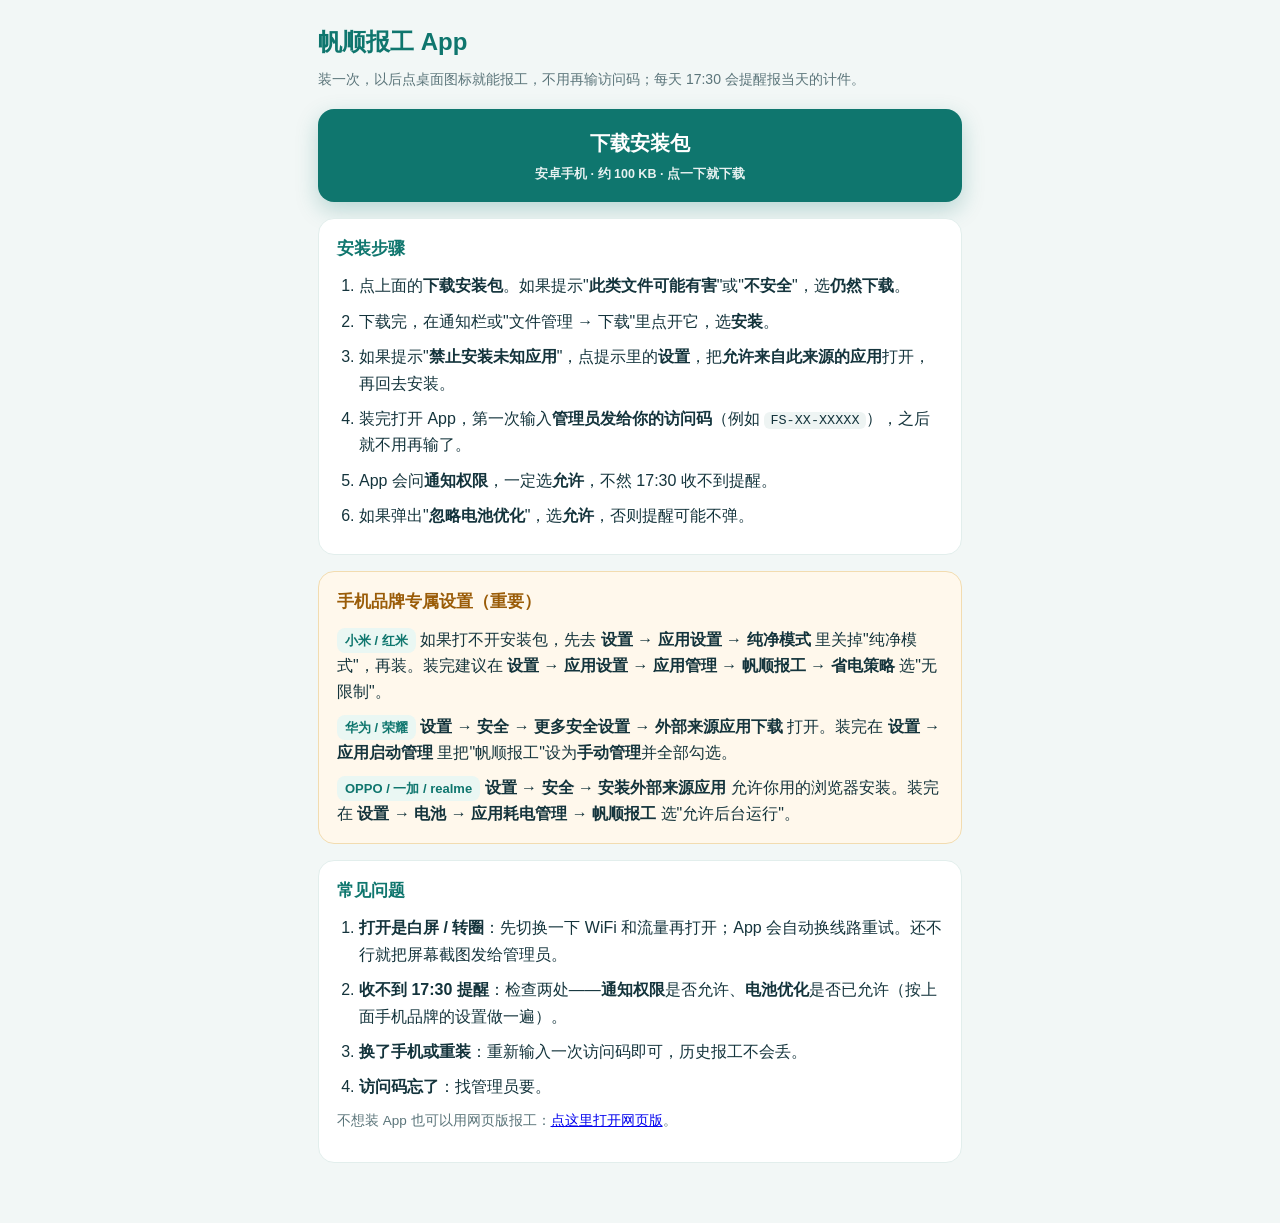
<file: install.html>
<!DOCTYPE html>
<html lang="zh-CN">
<head>
<meta charset="utf-8">
<meta name="viewport" content="width=device-width, initial-scale=1, viewport-fit=cover">
<title>帆顺报工 App 安装</title>
<style>
:root{--teal:#0f766e;--ink:#14343c;--muted:#5b757a;--bg:#f2f7f6}
*{box-sizing:border-box}
body{margin:0;background:var(--bg);color:var(--ink);font:16px/1.65 -apple-system,BlinkMacSystemFont,"PingFang SC","Microsoft YaHei",sans-serif}
.wrap{max-width:680px;margin:0 auto;padding:22px 18px 60px}
h1{font-size:24px;margin:0 0 6px;color:var(--teal)}
.sub{color:var(--muted);font-size:14px;margin:0 0 18px}
.dl{display:block;background:var(--teal);color:#fff;text-decoration:none;text-align:center;font-size:20px;font-weight:800;padding:18px;border-radius:16px;box-shadow:0 8px 22px rgba(15,118,110,.25)}
.dl small{display:block;font-size:12.5px;font-weight:600;opacity:.9;margin-top:4px}
.card{background:#fff;border:1px solid #e2eeec;border-radius:16px;padding:16px 18px;margin-top:16px}
h2{font-size:17px;margin:0 0 10px;color:var(--teal)}
ol{margin:0;padding-left:22px}
li{margin:9px 0}
li b{color:var(--ink)}
.brand{display:inline-block;padding:2px 8px;border-radius:8px;background:#eaf7f3;color:var(--teal);font-weight:800;font-size:13px}
.warn{background:#fff8ec;border-color:#f2dcb0}
.warn h2{color:#9a5c08}
.tip{color:var(--muted);font-size:13.5px;margin-top:8px}
code{background:#eef4f3;padding:1px 6px;border-radius:6px;font-size:13.5px}
</style>
</head>
<body>
<div class="wrap">
  <h1>帆顺报工 App</h1>
  <p class="sub">装一次，以后点桌面图标就能报工，不用再输访问码；每天 17:30 会提醒报当天的计件。</p>

  <a class="dl" id="downloadBtn" href="https://fanshun-work-d1gkeq1fjef6147a1-1504638929.tcloudbaseapp.com/fanshun/fanshun-work.apk" download>下载安装包<small>安卓手机 · 约 100 KB · 点一下就下载</small></a>

  <div class="card">
    <h2>安装步骤</h2>
    <ol>
      <li>点上面的<b>下载安装包</b>。如果提示"<b>此类文件可能有害</b>"或"<b>不安全</b>"，选<b>仍然下载</b>。</li>
      <li>下载完，在通知栏或"文件管理 → 下载"里点开它，选<b>安装</b>。</li>
      <li>如果提示"<b>禁止安装未知应用</b>"，点提示里的<b>设置</b>，把<b>允许来自此来源的应用</b>打开，再回去安装。</li>
      <li>装完打开 App，第一次输入<b>管理员发给你的访问码</b>（例如 <code>FS-XX-XXXXX</code>），之后就不用再输了。</li>
      <li>App 会问<b>通知权限</b>，一定选<b>允许</b>，不然 17:30 收不到提醒。</li>
      <li>如果弹出"<b>忽略电池优化</b>"，选<b>允许</b>，否则提醒可能不弹。</li>
    </ol>
  </div>

  <div class="card warn">
    <h2>手机品牌专属设置（重要）</h2>
    <p style="margin:0 0 8px"><span class="brand">小米 / 红米</span> 如果打不开安装包，先去 <b>设置 → 应用设置 → 纯净模式</b> 里关掉"纯净模式"，再装。装完建议在 <b>设置 → 应用设置 → 应用管理 → 帆顺报工 → 省电策略</b> 选"无限制"。</p>
    <p style="margin:0 0 8px"><span class="brand">华为 / 荣耀</span> <b>设置 → 安全 → 更多安全设置 → 外部来源应用下载</b> 打开。装完在 <b>设置 → 应用启动管理</b> 里把"帆顺报工"设为<b>手动管理</b>并全部勾选。</p>
    <p style="margin:0"><span class="brand">OPPO / 一加 / realme</span> <b>设置 → 安全 → 安装外部来源应用</b> 允许你用的浏览器安装。装完在 <b>设置 → 电池 → 应用耗电管理 → 帆顺报工</b> 选"允许后台运行"。</p>
  </div>

  <div class="card">
    <h2>常见问题</h2>
    <ol>
      <li><b>打开是白屏 / 转圈</b>：先切换一下 WiFi 和流量再打开；App 会自动换线路重试。还不行就把屏幕截图发给管理员。</li>
      <li><b>收不到 17:30 提醒</b>：检查两处——<b>通知权限</b>是否允许、<b>电池优化</b>是否已允许（按上面手机品牌的设置做一遍）。</li>
      <li><b>换了手机或重装</b>：重新输入一次访问码即可，历史报工不会丢。</li>
      <li><b>访问码忘了</b>：找管理员要。</li>
    </ol>
    <p class="tip">不想装 App 也可以用网页版报工：<a href="./work.html">点这里打开网页版</a>。</p>
  </div>
</div>
<script>
  // 显示安装包实际大小（拿不到就不显示）
  fetch('https://fanshun-work-d1gkeq1fjef6147a1-1504638929.tcloudbaseapp.com/fanshun/fanshun-work.apk', { method: 'HEAD', cache: 'no-store' })
    .then((r) => { const size = Number(r.headers.get('content-length') || 0); if (size > 0) { const kb = Math.round(size / 1024); const el = document.querySelector('#downloadBtn small'); if (el) el.textContent = `安卓手机 · 约 ${kb} KB · 点一下就下载`; } })
    .catch(() => {});
</script>
</body>
</html>
</file>
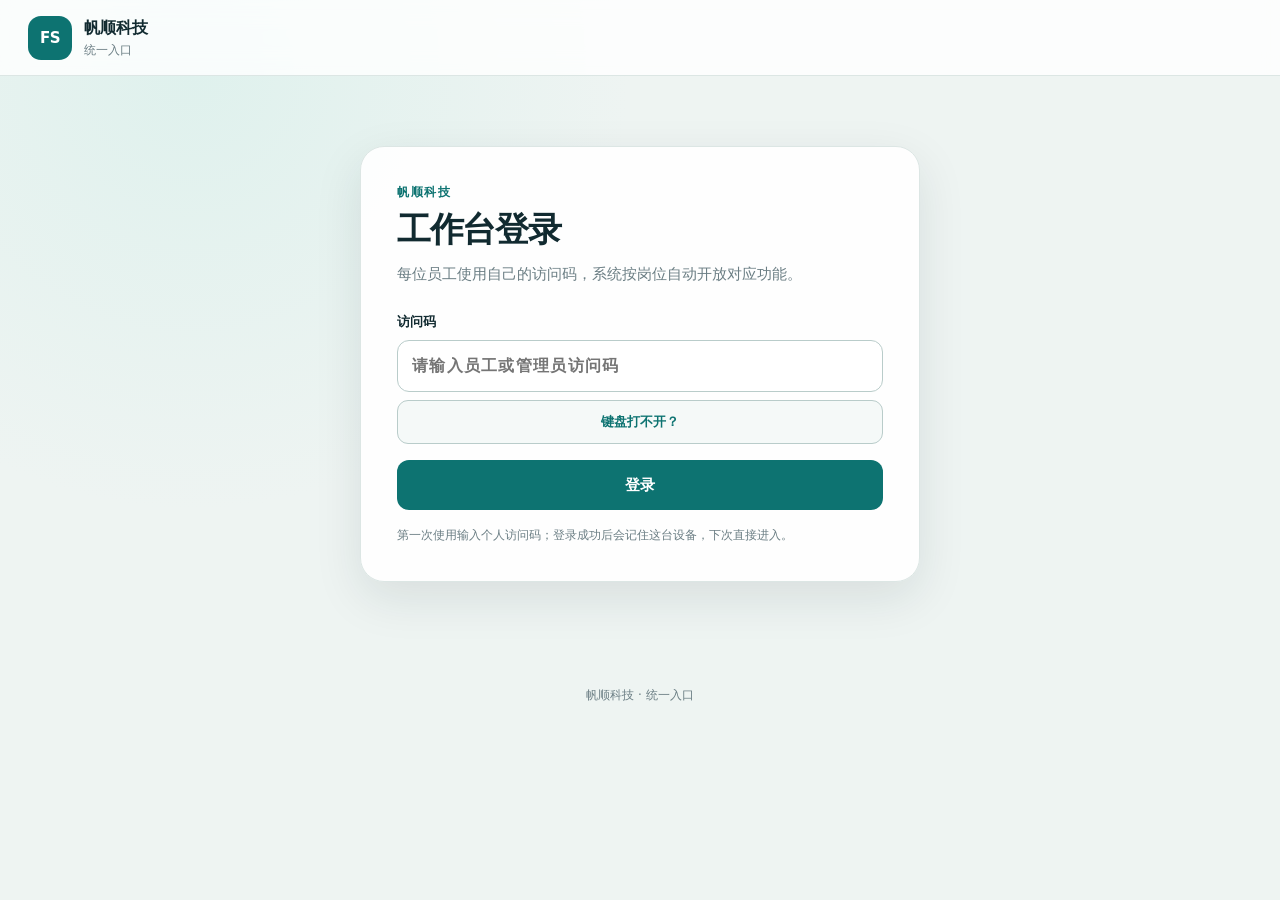
<file: portal.html>
<!doctype html>
<html lang="zh-CN">
<head>
  <meta charset="utf-8">
  <meta name="viewport" content="width=device-width, initial-scale=1, viewport-fit=cover">
  <meta name="theme-color" content="#0d7371">
  <link rel="manifest" href="manifest.webmanifest">
  <link rel="apple-touch-icon" href="apple-touch-icon.png">
  <meta name="apple-mobile-web-app-capable" content="yes">
  <meta name="apple-mobile-web-app-status-bar-style" content="default">
  <meta name="apple-mobile-web-app-title" content="帆顺科技">
  <meta name="mobile-web-app-capable" content="yes">
  <title>帆顺科技 · 工作台</title>
  <link rel="stylesheet" href="portal.css?v=9ecccd8180c2">
  <link rel="stylesheet" href="portal-keypad.css?v=9ecccd8180c2">
  <script>
    window.PORTAL_RPC_BASE = "https://fanshun-work-d1gkeq1fjef6147a1-1504638929.ap-shanghai.app.tcloudbase.com/rest/v1/rpc";
    window.PORTAL_DIRECT_RPC_BASE = "https://dkbeigqtiilgxthwkixg.supabase.co/rest/v1/rpc";
    window.PORTAL_ANON_KEY = "eyJhbGciOiJIUzI1NiIsInR5cCI6IkpXVCJ9.eyJpc3MiOiJzdXBhYmFzZSIsInJlZiI6ImRrYmVpZ3F0aWlsZ3h0aHdraXhnIiwicm9sZSI6ImFub24iLCJpYXQiOjE3OTAwNjE1MDEsImV4cCI6MjEwNTYzNzUwMX0.RMMX6twkBi6PuudvCBWdrUjZXhmhu3ZAtvXfIe6-03s";
  </script>
</head>
<body>
  <header class="portal-top">
    <a class="brand" href="./">
      <span class="brand-mark">FS</span>
      <span><strong>帆顺科技</strong><small>统一入口</small></span>
    </a>
  </header>
  <main class="portal-main">
    <section id="loginView" class="login-card">
      <p class="eyebrow">帆顺科技</p>
      <h1>工作台登录</h1>
      <p class="lead">每位员工使用自己的访问码，系统按岗位自动开放对应功能。</p>

      <form id="loginForm" autocomplete="on">
        <div class="field access-field">
          <span id="accessCodeLabel">访问码</span>
          <div class="access-input-row">
            <input id="accessCode" class="access-code-input" type="text" inputmode="text" autocomplete="off" autocapitalize="none" autocorrect="off" spellcheck="false" enterkeyhint="go" data-lpignore="true" data-1p-ignore="true" aria-labelledby="accessCodeLabel" placeholder="请输入员工或管理员访问码" required>
            <button id="accessKeypadToggle" class="access-keypad-toggle" type="button">键盘打不开？</button>
          </div>
        </div>
        <section id="accessKeypad" class="access-keypad" aria-label="屏幕键盘" hidden>
          <div class="access-keypad-head"><strong>屏幕键盘</strong><span id="accessKeypadModeLabel">大写</span><button id="accessKeypadClose" type="button">收起</button></div>
          <div class="access-keypad-tools"><button type="button" data-keypad-mode="digits">123</button><button type="button" data-keypad-mode="upper">ABC</button><button type="button" data-keypad-mode="lower">abc</button></div>
          <div id="accessKeypadKeys" class="access-keypad-keys"></div>
          <div class="access-keypad-actions"><button id="accessKeypadBackspace" type="button">退格</button><button id="accessKeypadClear" type="button">清空</button></div>
        </section>
        <button id="loginButton" class="primary" type="submit">登录</button>
      </form>
      <p id="loginError" class="error" hidden></p>
      <p class="hint">第一次使用输入个人访问码；登录成功后会记住这台设备，下次直接进入。</p>
    </section>
    <section id="redirectView" class="redirect-card" hidden>
      <div class="spinner"></div>
      <h1>正在进入</h1>
      <p id="redirectHint">正在打开你的工作页面…</p>
    </section>
  </main>
  <footer class="portal-foot">帆顺科技 · 统一入口</footer>
  <script src="portal.js?v=9ecccd8180c2"></script>
</body>
</html>
</file>
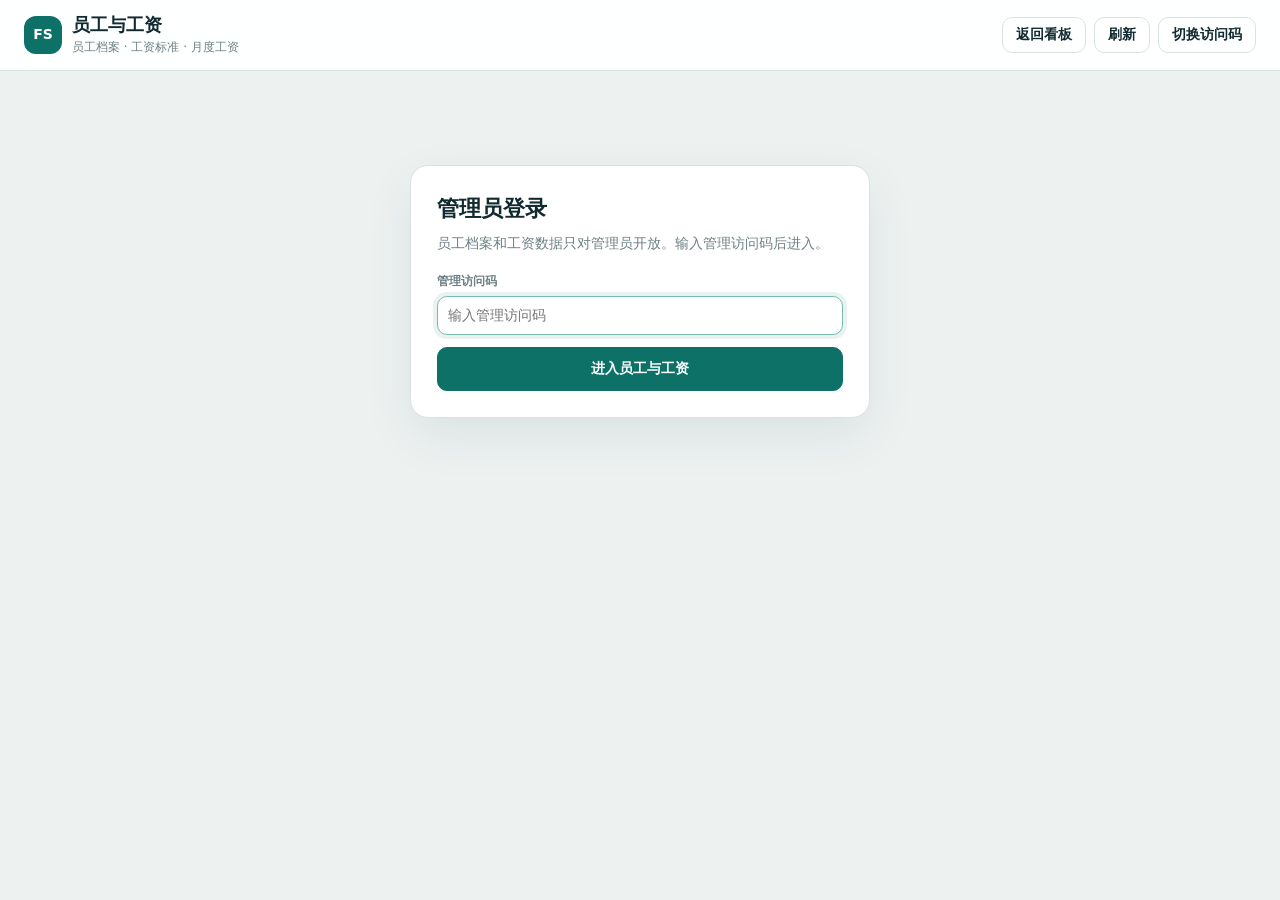
<file: staff.html>
<!doctype html>
<html lang="zh-CN">
<head>
<meta charset="utf-8">
<meta name="viewport" content="width=device-width, initial-scale=1, viewport-fit=cover">
<title>员工与工资 · 帆顺科技</title>
<link rel="icon" href="data:,">
<link rel="stylesheet" href="design-tokens.css">
<link rel="stylesheet" href="staff.css?v=9ecccd8180c2">
<script>
  window.SHIPMENT_RPC_BASE = "https://fanshun-work-d1gkeq1fjef6147a1-1504638929.ap-shanghai.app.tcloudbase.com/rest/v1/rpc";
  window.SHIPMENT_DIRECT_RPC_BASE = "https://dkbeigqtiilgxthwkixg.supabase.co/rest/v1/rpc";
  window.SHIPMENT_ANON_KEY = "eyJhbGciOiJIUzI1NiIsInR5cCI6IkpXVCJ9.eyJpc3MiOiJzdXBhYmFzZSIsInJlZiI6ImRrYmVpZ3F0aWlsZ3h0aHdraXhnIiwicm9sZSI6ImFub24iLCJpYXQiOjE3OTAwNjE1MDEsImV4cCI6MjEwNTYzNzUwMX0.RMMX6twkBi6PuudvCBWdrUjZXhmhu3ZAtvXfIe6-03s";
</script>
</head>
<body data-density="normal">
<header class="topbar">
  <div class="brand"><div class="brand-mark">FS</div><div><h1>员工与工资</h1><p>员工档案 · 工资标准 · 月度工资</p></div></div>
  <div class="top-actions">
    <a class="btn ghost" href="./?mode=admin">返回看板</a>
    <button id="refreshButton" class="btn" type="button" hidden>刷新</button>
    <button id="switchCodeButton" class="btn ghost" type="button" hidden>切换访问码</button>
  </div>
</header>
<main>
  <section id="loginGate" class="gate" hidden>
    <h2>管理员登录</h2>
    <p>员工档案和工资数据只对管理员开放。输入管理访问码后进入。</p>
    <label class="field"><span>管理访问码</span><input id="accessCodeInput" type="password" autocomplete="current-password" placeholder="输入管理访问码"></label>
    <button id="loginButton" class="btn primary" type="button">进入员工与工资</button>
    <div id="loginError" class="notice"></div>
  </section>
  <div id="staffApp" hidden>
    <div class="page-head"><div><h2>员工与工资</h2><p>管理员可以随时维护全部员工信息、工资标准；工资按考勤和报工自动汇总。</p></div></div>
    <nav class="tabs" aria-label="员工与工资">
      <button type="button" data-tab="info" class="on">员工信息</button>
      <button type="button" data-tab="payroll">月度工资</button>
    </nav>
    <section id="infoTab">
      <div class="summary" id="employeeSummary"></div>
      <div class="panel">
        <div class="toolbar">
          <label class="grow field"><span>搜索</span><input id="employeeSearch" type="search" placeholder="工号 / 姓名 / 手机 / 部门"></label>
          <label class="mini field"><span>工资类型</span><select id="employeeTypeFilter"><option value="">全部类型</option><option value="daily">固定日薪</option><option value="hourly_piece">计时计件</option><option value="monthly">固定月薪</option><option value="management">管理（免考勤）</option></select></label>
          <label class="mini field"><span>状态</span><select id="employeeStatusFilter"><option value="active">在职</option><option value="all">全部</option><option value="resigned">离职</option></select></label>
          <button id="addEmployeeButton" class="btn primary" type="button">新增员工</button>
        </div>
        <div class="table-wrap">
          <table>
            <thead><tr><th>工号</th><th>姓名</th><th>工资类型</th><th class="num">日薪</th><th class="num">加班/天</th><th class="num">月薪</th><th class="num">时薪</th><th>手机</th><th>部门</th><th>状态</th><th>操作</th></tr></thead>
            <tbody id="employeeRows"></tbody>
          </table>
          <div id="employeeEmpty" class="empty" hidden>没有符合条件的员工</div>
        </div>
      </div>
    </section>
    <section id="payrollTab" hidden>
      <div class="summary" id="payrollSummary"></div>
      <div class="panel">
        <div class="toolbar">
          <label class="field" style="flex:0 0 180px"><span>工资月份</span><input id="payrollMonth" type="month"></label>
          <label class="grow field"><span>搜索</span><input id="payrollSearch" type="search" placeholder="工号 / 姓名"></label>
          <label class="mini field"><span>工资类型</span><select id="payrollTypeFilter"><option value="">全部类型</option><option value="daily">固定日薪</option><option value="hourly_piece">计时计件</option><option value="monthly">固定月薪</option><option value="management">管理（免考勤）</option></select></label>
          <label class="mini field"><span>数据来源</span><select id="payrollSource"><option value="auto">自动计算</option><option value="imported">历史导入</option></select></label>
          <button id="payrollRefresh" class="btn" type="button">重算</button>
          <button id="payrollExport" class="btn" type="button">导出 Excel</button>
          <button id="payrollPrint" class="btn" type="button">打印工资表</button>
        </div>
        <div class="table-wrap">
          <table>
            <thead><tr><th>工号</th><th>姓名</th><th>工资类型</th><th class="num">出勤天数</th><th class="num">日薪</th><th class="num">加班天数</th><th class="num">加班费</th><th class="num">月薪</th><th class="num">计时工资</th><th class="num">计件工资</th><th class="num">应付合计</th><th>操作</th></tr></thead>
            <tbody id="payrollRows"></tbody>
          </table>
          <div id="payrollEmpty" class="empty" hidden>这个月没有可计算的工资数据</div>
        </div>
      </div>
    </section>
  </div>
</main>

<div id="employeeOverlay" class="overlay">
  <section class="modal" role="dialog" aria-modal="true" aria-labelledby="employeeModalTitle">
    <div class="modal-head"><h3 id="employeeModalTitle">员工信息</h3><button class="btn small ghost close" id="employeeClose" type="button">关闭</button></div>
    <div class="modal-body">
      <div class="form-grid">
        <label class="field"><span>工号</span><input id="fEmployeeNo" type="text" placeholder="如 34"></label>
        <label class="field"><span>姓名</span><input id="fName" type="text" placeholder="姓名"></label>
        <label class="field"><span>部门</span><input id="fDepartment" type="text" placeholder="部门"></label>
        <label class="field"><span>手机号</span><input id="fPhone" type="text" inputmode="tel"></label>
        <label class="field"><span>身份证号</span><input id="fIdCard" type="text"></label>
        <label class="field"><span>银行卡号</span><input id="fBankCard" type="text"></label>
        <label class="field"><span>开户行</span><input id="fBankName" type="text"></label>
        <label class="field"><span>得力账号</span><input id="fDeliAccount" type="text"></label>
        <label class="field"><span>工资类型</span><select id="fSalaryType"><option value="daily">固定日薪</option><option value="hourly_piece">计时计件</option><option value="monthly">固定月薪</option><option value="management">管理（免考勤）</option></select></label>
        <label class="field"><span>在职状态</span><select id="fEmploymentStatus"><option value="active">在职</option><option value="resigned">离职</option></select></label>
        <label class="field"><span>上班基准</span><input id="fBaseStart" type="time"></label>
        <label class="field"><span>入职日期</span><input id="fHireDate" type="date"></label>
        <label class="field"><span>离职日期</span><input id="fLeaveDate" type="date"></label>
        <label class="field"><span>报工组</span><select id="fTrack"><option value="fixed">非报工组</option><option value="welding">焊工</option><option value="back">后道</option></select></label>
        <label class="field"><span>启用</span><select id="fActive"><option value="true">启用</option><option value="false">停用</option></select></label>
      </div>
      <div class="form-section">
        <h4>工资标准</h4>
        <div class="form-grid">
          <label class="field" data-salary="monthly"><span>月薪（元）</span><input id="fMonthlySalary" type="number" min="0" step="0.01"></label>
          <label class="field" data-salary="daily"><span>日薪（元/天）</span><input id="fDailySalary" type="number" min="0" step="0.01"></label>
          <label class="field" data-salary="daily"><span>加班工资（元/加班天）</span><input id="fOvertimeRate" type="number" min="0" step="0.01"></label>
          <label class="field" data-salary="hourly"><span>计时时薪（元/小时）</span><input id="fHourlyRate" type="number" min="0" step="0.01"></label>
        </div>
        <div class="form-hint">固定日薪：日薪 × 出勤天数 + 加班天数 × 加班工资。计时计件：按计时工时和已审核计件自动汇总。修改后保存即生效。</div>
      </div>
      <div class="form-section"><h4>备注</h4><textarea id="fNote" placeholder="选填"></textarea></div>
      <div id="employeeFormError" class="notice"></div>
    </div>
    <div class="modal-actions">
      <button id="resetCodeButton" class="btn danger" type="button" hidden>重置访问码</button>
      <button id="employeeCancel" class="btn ghost" type="button">取消</button>
      <button id="employeeSave" class="btn primary" type="button">保存</button>
    </div>
  </section>
</div>
<div id="detailOverlay" class="overlay">
  <section class="modal" role="dialog" aria-modal="true" aria-labelledby="detailTitle">
    <div class="modal-head"><h3 id="detailTitle">工资明细</h3><button class="btn small ghost close" id="detailClose" type="button">关闭</button></div>
    <div class="modal-body" id="detailBody"></div>
  </section>
</div>
<div id="importPayrollOverlay" class="overlay">
  <section class="modal" role="dialog" aria-modal="true" aria-labelledby="importPayrollTitle">
    <div class="modal-head"><h3 id="importPayrollTitle">编辑导入工资</h3><button class="btn small ghost close" id="importPayrollClose" type="button">关闭</button></div>
    <div class="modal-body">
      <div class="form-grid">
        <label class="field"><span>姓名</span><input id="ipName" type="text" readonly></label>
        <label class="field"><span>工资类型</span><select id="ipType"><option value="daily">固定日薪</option><option value="hourly_piece">计时计件</option><option value="monthly">固定月薪</option><option value="management">管理（免考勤）</option></select></label>
        <label class="field"><span>出勤天数</span><input id="ipDays" type="number" min="0" step="0.01"></label>
        <label class="field"><span>加班天数</span><input id="ipOvertimeDays" type="number" min="0" step="0.01"></label>
        <label class="field"><span>日薪</span><input id="ipDaily" type="number" min="0" step="0.01"></label>
        <label class="field"><span>加班工资/天</span><input id="ipOvertimeRate" type="number" min="0" step="0.01"></label>
        <label class="field"><span>月薪</span><input id="ipMonthly" type="number" min="0" step="0.01"></label>
        <label class="field"><span>计件工资</span><input id="ipPiece" type="number" min="0" step="0.01"></label>
        <label class="field"><span>应付合计</span><input id="ipTotal" type="number" min="0" step="0.01"></label>
        <label class="field span3"><span>备注</span><input id="ipNote" type="text"></label>
      </div>
      <div id="importPayrollError" class="notice"></div>
      <div class="form-hint">这里修改的是已导入的历史工资快照；自动计算的工资不受影响。</div>
    </div>
    <div class="modal-actions"><button id="importPayrollCancel" class="btn ghost" type="button">取消</button><button id="importPayrollSave" class="btn primary" type="button">保存导入工资</button></div>
  </section>
</div>
<div id="toast" class="toast"></div>
<script src="staff.js?v=9ecccd8180c2"></script>
</body>
</html>
</file>
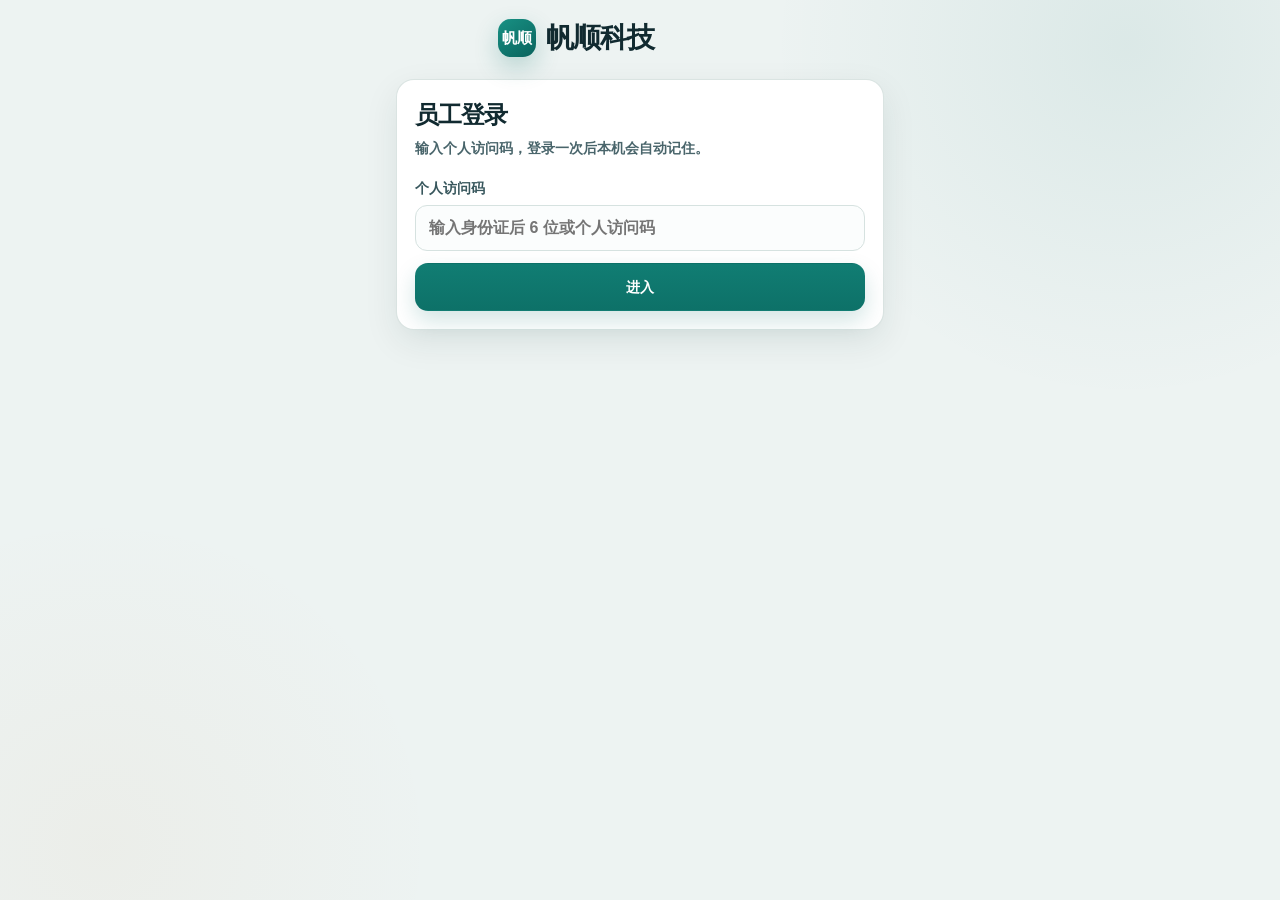
<file: work.html>
<!doctype html>
<html lang="zh-CN">
<head>
  <meta charset="utf-8">
  <meta name="viewport" content="width=device-width, initial-scale=1, viewport-fit=cover">
  <meta name="theme-color" content="#0d2a33">
  <meta name="apple-mobile-web-app-capable" content="yes">
  <meta name="apple-mobile-web-app-status-bar-style" content="default">
  <meta name="apple-mobile-web-app-title" content="帆顺工作台">
  <link rel="icon" href="data:,">
  <link rel="manifest" href="work-manifest.webmanifest">
  <title>帆顺科技工作台</title>
  <style>
    :root{--bg:#eef3f3;--ink:#15363f;--muted:#70858a;--line:#d9e5e4;--card:#fff;--primary:#0f766e;--primary-soft:#e8f6f3;--danger:#b42318;--shadow:0 10px 30px rgba(19,67,67,.08)}
    *{box-sizing:border-box}body{margin:0;background:linear-gradient(180deg,#e9f2f0 0,#f7faf9 220px,#f2f5f6 100%);color:var(--ink);font:14px/1.45 -apple-system,BlinkMacSystemFont,"Segoe UI","Microsoft YaHei",sans-serif}
    button,input{font:inherit}button{cursor:pointer}.hidden{display:none!important}
    .page{max-width:460px;margin:0 auto;padding:16px 14px 32px;min-height:100vh}
    .brand{display:flex;align-items:center;gap:10px;margin:4px 2px 18px}.logo{font-size:15px;font-weight:800;letter-spacing:-.02em;margin-left:100px;width:38px;height:38px;border-radius:12px;background:var(--primary);color:#fff;display:grid;place-items:center;font-weight:900}
    .brand strong{font-size:18px}.brand small{display:block;color:var(--muted);font-size:10px;margin-top:2px}
    .card{background:var(--card);border:1px solid rgba(217,229,228,.9);border-radius:16px;box-shadow:var(--shadow);padding:16px;margin-bottom:12px}
    .login-title{margin:0 0 6px;font-size:22px}.login-sub{margin:0 0 18px;color:var(--muted);font-size:12px}
    label.field{display:grid;gap:7px;color:#526b71;font-size:12px}.field input{width:100%;height:46px;border:1px solid var(--line);border-radius:12px;padding:0 13px;background:#fbfdfd;color:var(--ink);outline:none}.field input:focus{border-color:#74c2b7;box-shadow:0 0 0 4px rgba(15,118,110,.08)}
    .primary,.ghost{border-radius:12px;min-height:46px;border:1px solid transparent;font-weight:800}.primary{background:var(--primary);color:#fff}.ghost{background:#fff;color:var(--primary);border-color:#b9ddd7}.wide{width:100%;margin-top:12px}
    .error{margin-top:10px;padding:10px 12px;border-radius:10px;background:#fff1f0;color:var(--danger);font-size:12px}
    .top{display:flex;align-items:center;justify-content:space-between;margin-bottom:12px}.top h1{margin:0;font-size:26px}.top>div{display:flex;flex-direction:column;align-items:center}.top p{margin:4px 0 0;color:var(--muted);font-size:14px}.logout{border:0;background:transparent;color:var(--muted);font-size:12px}
    .tabs{display:grid;grid-template-columns:repeat(3,1fr);gap:8px;padding:5px;background:#e3eeec;border-radius:14px;margin-bottom:12px}.tabs button{border:0;border-radius:10px;background:transparent;color:#5e747a;min-height:42px;font-weight:800}.tabs button.active{background:#fff;color:var(--primary);box-shadow:0 4px 12px rgba(36,92,88,.1)}
    .active-timer-banner{position:sticky;top:8px;z-index:40;display:flex;align-items:center;gap:8px;margin:0 0 12px;padding:11px 13px;border-radius:14px;background:linear-gradient(135deg,#f97316,#dc2626);color:#fff;box-shadow:0 10px 24px rgba(220,38,38,.24);font-weight:900}
    .active-timer-banner .active-timer-dot{width:10px;height:10px;border-radius:50%;background:#fff;box-shadow:0 0 0 5px rgba(255,255,255,.22);animation:activeTimerDot 1.25s ease-in-out infinite;flex:0 0 auto}
    .active-timer-banner strong{font-size:14px}.active-timer-banner #activeTimerElapsed{margin-left:auto;font-size:20px;letter-spacing:.04em}.active-timer-banner small{font-size:11px;opacity:.9;white-space:nowrap}
    @keyframes activeTimerDot{0%,100%{transform:scale(1);opacity:1}50%{transform:scale(1.35);opacity:.72}}
    @media(max-width:520px){.active-timer-banner{flex-wrap:wrap}.active-timer-banner small{width:100%;margin-left:18px}}
    .section-head{display:flex;align-items:flex-start;justify-content:space-between;gap:10px;margin-bottom:12px}.section-head h2{margin:0;font-size:20px}.section-head p{margin:4px 0 0;color:var(--muted);font-size:11px}
    .clock-card{background:linear-gradient(145deg,#0c6f68,#0c8b7f);color:#fff;border:0;transition:background .35s ease,box-shadow .35s ease}
    .clock-card.is-running{background:linear-gradient(145deg,#f97316,#dc2626);box-shadow:0 14px 30px rgba(220,38,38,.3);animation:activeTimerPulse 2.1s ease-in-out infinite}
    .clock-card.is-running .clock-label{font-size:13px;font-weight:900;letter-spacing:.06em;opacity:1}
    .clock-card.is-running .clock-time{font-size:48px;text-shadow:0 2px 10px rgba(120,53,15,.22)}
    .clock-card.is-running .clock-note{font-size:12px;opacity:1}
    .clock-card.is-running .clock-action{background:#fff;border-color:#fff;color:#c2410c;font-weight:900}
    .clock-card.is-running .clock-action .ca-text::before{content:"■";font-size:11px;margin-right:7px;vertical-align:2px}
    @keyframes activeTimerPulse{0%,100%{box-shadow:0 14px 30px rgba(220,38,38,.28)}50%{box-shadow:0 14px 36px rgba(249,115,22,.5)}}
  .special-time{border:1px solid #f0d9a8;background:#fffaf0}
  .special-time-hint{margin:0 0 8px;color:#8a6b22;font-size:12px;line-height:1.5}
  .special-time-check{display:flex;gap:8px;align-items:flex-start;margin-bottom:8px;color:#76520f;font-size:13px;font-weight:800;line-height:1.45}
  .special-time-check input{width:20px;height:20px;flex:0 0 auto;margin:0;accent-color:var(--primary)}
  .special-time-preview{margin:0 0 9px;padding:10px 12px;border:1px solid #ead9aa;border-radius:10px;background:#fff;color:#6f5317;font-size:13px;line-height:1.65}
  .special-time-row{display:flex;gap:8px;align-items:center}
  .special-time-row input{flex:1 1 auto;min-width:0;border:1px solid #e3d3a8;border-radius:10px;padding:10px 12px;font-size:13px;background:#fff}
  .special-time-row button{flex:0 0 auto;min-width:84px}
  .record .record-special{display:inline-block;margin-left:6px;padding:1px 6px;border-radius:999px;background:#fff3d6;color:#9a6b12;font-size:10px;font-weight:700}.clock-label{font-size:11px;opacity:.8}.clock-time{font-size:36px;font-weight:900;letter-spacing:.02em;margin:6px 0}.clock-note{font-size:11px;opacity:.8}
    .clock-actions{display:grid;grid-template-columns:1fr;gap:9px;margin-top:16px}
  .clock-actions .clock-action{min-height:50px;position:relative;display:grid;place-items:center;width:100%;padding:0 16px;border:1px solid transparent;border-radius:12px;overflow:hidden;cursor:pointer;transition:width .51s cubic-bezier(.2,.9,.22,1),height .51s cubic-bezier(.2,.9,.22,1),border-radius .51s cubic-bezier(.2,.9,.22,1),background .4s ease,color .4s ease}
  .clock-action .ca-text,.clock-action .ca-result{white-space:nowrap;font-size:16px;font-weight:700;transition:opacity .24s ease}
  .clock-action .ca-result{opacity:0;display:none}
  .clock-action .ca-ring,.clock-action .ca-check{position:absolute;inset:0;margin:auto;width:76px;height:76px;opacity:0;transition:opacity .24s ease;pointer-events:none}
  .clock-action .ca-ring circle{fill:none;stroke-width:3.5;stroke-linecap:round}
  .clock-action .ca-ring-bg{stroke:rgba(255,255,255,.28)}
  .clock-action .ca-ring-fg{stroke:#fff;stroke-dasharray:213.6;stroke-dashoffset:213.6;transform:rotate(-90deg);transform-origin:50% 50%;transition:stroke-dashoffset 1.4s cubic-bezier(.35,.15,.2,1)}
  .clock-action .ca-check-path{fill:none;stroke:#0f766e;stroke-width:5;stroke-linecap:round;stroke-linejoin:round;stroke-dasharray:44;stroke-dashoffset:44;transition:stroke-dashoffset .4s ease .07s}
  /* 收起成圆 + 环形进度 */
  .clock-action.is-loading{width:76px;height:76px;min-height:76px;border-radius:50%;padding:0;background:#fff;border-color:#fff;margin:0 auto}
  .clock-action.is-loading .ca-text,.clock-action.is-loading .ca-result{opacity:0}
  .clock-action.is-loading .ca-ring{opacity:1}
  .clock-action.is-loading .ca-ring-fg{stroke:#0f766e}
  .clock-action.is-loading .ca-ring-bg{stroke:rgba(15,118,110,.16)}
  .clock-action.is-ring-run .ca-ring-fg{stroke-dashoffset:0}
  /* 环形合拢 + 画勾 */
  .clock-action.is-success{background:#fff;border-color:#fff}
  .clock-action.is-success .ca-ring-fg{stroke:#0f766e;stroke-dashoffset:0}
  .clock-action.is-success .ca-check{opacity:1}
  .clock-action.is-success .ca-check-path{stroke-dashoffset:0}
  /* 横向展开成结果条 */
  .clock-action.is-result{width:100%;height:50px;min-height:50px;border-radius:12px;background:#fff;border-color:#fff;margin:0}
  .clock-action.is-result .ca-ring,.clock-action.is-result .ca-check{opacity:0}
  .clock-action.is-result .ca-result{display:block;opacity:1;color:#0f766e}
  .clock-action.is-result .ca-text{display:none}
  /* 结束状态沿用开始计时同一套配色（不做红色） */
  .clock-stop{background:inherit;color:inherit;border-color:inherit}
.clock-card.is-running.just-started{animation:activeTimerPulse 2.1s ease-in-out infinite,clockStartPop .7s cubic-bezier(.22,1,.36,1) both}
@keyframes clockStartPop{0%{transform:scale(.985)}45%{transform:scale(1.022)}100%{transform:scale(1)}}
.clock-card.just-started .clock-time{animation:clockTimePop .9s cubic-bezier(.22,1,.36,1) both}
@keyframes clockTimePop{0%{opacity:.35;transform:translateY(8px) scale(.94)}60%{opacity:1;transform:translateY(0) scale(1.04)}100%{transform:none}}
.active-timer-banner.is-enter{animation:activeTimerEnter .5s cubic-bezier(.22,1,.36,1) both}
@keyframes activeTimerEnter{from{opacity:0;transform:translateY(-12px) scale(.97)}to{opacity:1;transform:none}}
    .stats{display:grid;grid-template-columns:1fr 1fr;gap:9px;margin-bottom:12px}.stat{padding:14px 12px;border-radius:13px;background:var(--primary-soft)}.stat span{display:block;color:#315f5b;font-size:14px;font-weight:900;line-height:1.35}.stat strong{display:block;margin-top:5px;font-size:24px;font-weight:900}
    .rules{display:grid;gap:6px;font-size:11px;color:#60777d}.rules div{display:flex;justify-content:space-between;padding:7px 9px;border-radius:9px;background:#f6f9f9}.rules b{color:#294b52}
    .list-title{display:flex;justify-content:space-between;align-items:center;margin:14px 1px 8px}.list-title strong{font-size:13px}.list-title span{font-size:11px;color:var(--muted)}
    #timePanel .list-title strong{font-size:20px;font-weight:900}
    .record{display:grid;grid-template-columns:1fr auto;gap:8px;padding:10px 0;border-top:1px solid #edf2f2}.record:first-child{border-top:0}.record small{display:block;color:var(--muted);font-size:10px;margin-top:3px}.record strong{font-size:13px}.empty{padding:24px 10px;text-align:center;color:var(--muted);font-size:12px}
    .search-wrap{position:relative}.search-wrap input{width:100%;height:46px;border:1px solid var(--line);border-radius:12px;padding:0 48px 0 40px;background:#fbfdfd;outline:none}.search-wrap input::-webkit-search-cancel-button{-webkit-appearance:none;appearance:none}.search-wrap::before{content:"⌕";position:absolute;left:13px;top:50%;transform:translateY(-50%);color:#6c908b;font-size:20px;font-weight:800}.search-clear{position:absolute;right:8px;top:50%;transform:translateY(-50%);width:34px;height:34px;border:0;border-radius:50%;background:#e7f2f0;color:#3f656b;font-size:22px;line-height:1;display:grid;place-items:center;padding:0;z-index:2}.search-clear:hover{background:#d8ebe7;color:var(--primary)}
    .suggest{margin-top:7px;border:1px solid #cddedb;border-radius:14px;overflow:auto;max-height:320px;background:#fff;box-shadow:0 8px 20px rgba(18,78,75,.06)}.suggest button{position:relative;display:block;width:100%;padding:15px 14px 15px 19px;border:0;border-top:1px solid #e5eeec;background:#fff;text-align:left;transition:background .16s ease}.suggest button:first-child{border-top:0}.suggest button::before{content:"";position:absolute;left:0;top:12px;bottom:12px;width:4px;border-radius:0 5px 5px 0;background:var(--primary);opacity:.78}.suggest button:hover,.suggest button:focus{background:#edf8f5}.suggest button:active{background:#e2f3ef}.suggest strong{display:block;font-size:16px;line-height:1.45;font-weight:900;color:var(--ink);word-break:break-word}.suggest span{display:block;color:#5f777d;font-size:13px;line-height:1.45;margin-top:4px;font-weight:700;word-break:break-word}
    .picked{padding:12px;border-radius:12px;background:#eef8f6;margin-top:10px}.picked strong{display:block;font-size:13px}.picked span{display:block;color:var(--muted);font-size:10px;margin-top:3px}
    .process-grid{display:flex;flex-wrap:wrap;gap:7px;margin-top:10px}.process{border:1px solid var(--line);border-radius:10px;background:#fff;padding:8px 11px;color:#536b72}.process.active{border-color:var(--primary);background:var(--primary);color:#fff}
    .piece-form{display:grid;gap:11px;margin-top:12px}.piece-form .row{display:grid;grid-template-columns:1fr;gap:9px;min-width:0}.piece-form .row>*{min-width:0}.piece-form input{width:100%;min-width:0;height:46px;border:1px solid var(--line);border-radius:11px;padding:0 11px;background:#fbfdfd;outline:none}.variant-box{margin-top:12px;padding:14px;border-radius:12px;background:#f7fbfa;border:1px solid #e2edeb;scroll-margin-top:18px}.variant-box.variant-attention{border-color:#0f766e;box-shadow:0 0 0 4px rgba(15,118,110,.12);transform:scale(1.01);transition:.25s}.variant-label{margin-bottom:8px;color:#587178;font-size:12px;font-weight:700}.variant-options{display:flex;flex-wrap:wrap;gap:7px}.variant-options button{min-height:36px;padding:0 12px;border:1px solid var(--line);border-radius:9px;background:#fff;color:#536b72}.variant-options button.active{border-color:var(--primary);background:var(--primary);color:#fff}.variant-box input{width:100%;height:40px;border:1px solid var(--line);border-radius:10px;padding:0 11px;background:#fff;outline:none}
    .piece-submit{width:100%;min-height:50px}.piece-record{background:#f8fbfa;border:1px solid #edf2f2;border-radius:12px;padding:11px;margin-top:8px}.piece-record strong{font-size:13px;font-weight:800;color:var(--ink)}.piece-record > span{display:block;color:var(--muted);font-size:13px;font-weight:800;margin-top:3px}.piece-money{color:var(--primary)!important;font-weight:800;font-size:13px!important}.toast{position:fixed;left:50%;bottom:24px;transform:translateX(-50%);background:#173b42;color:#fff;padding:11px 15px;border-radius:12px;font-size:12px;box-shadow:0 8px 24px rgba(0,0,0,.18);z-index:99;max-width:88vw;text-align:center}
.modal-backdrop{position:fixed;inset:0;background:rgba(8,31,36,.42);display:grid;place-items:center;padding:20px;z-index:120}.modal-card{width:100%;max-width:360px;background:#fff;border-radius:16px;padding:17px;box-shadow:0 18px 45px rgba(0,0,0,.22)}.modal-card h3{margin:0 0 8px;font-size:17px}.modal-card p{margin:0;color:var(--muted);font-size:12px;line-height:1.55}.modal-actions{display:flex;justify-content:flex-end;gap:8px;margin-top:16px}.modal-actions button{min-height:40px;padding:0 14px;border-radius:10px;border:1px solid var(--line);background:#fff}.modal-actions .danger{background:#b42318;border-color:#b42318;color:#fff}.record-foot{display:flex;align-items:center;justify-content:space-between;gap:8px;margin-top:8px}.record-status{font-size:12px;font-weight:800;color:#71868b}.record-status.approved{color:#0f766e;font-size:15px;font-weight:900}.record-status.revoked,.record-status.rejected{color:#b42318}.revoke-piece{border:1px solid #e2b9b4;border-radius:8px;background:#fff7f6;color:#b42318;padding:4px 9px;font-size:11px}
    .action-stack{display:grid;gap:9px;margin-top:10px}
    .action-stack button{min-height:42px}
    #priceChangeButton{font-size:20px;font-weight:900;min-height:50px}
    .field select{width:100%;height:46px;border:1px solid var(--line);border-radius:12px;padding:0 13px;background:#fbfdfd;color:var(--ink);outline:none}
    .field select:focus{border-color:#74c2b7;box-shadow:0 0 0 4px rgba(15,118,110,.08)}
    .request-card{max-height:88vh;overflow:auto}
    .request-fields{display:grid;gap:11px;margin-top:12px}
    .request-product{margin:10px 0 0;padding:10px 12px;border-radius:11px;background:#f5faf9;color:#3f6065;font-size:12px;line-height:1.55}
    .request-error{margin-top:10px;padding:9px 11px;border-radius:9px;background:#fff1f0;color:var(--danger);font-size:12px}
    .request-tip{margin-top:8px;color:var(--muted);font-size:10px;line-height:1.5}
    .modal-actions .primary{border-color:var(--primary);background:var(--primary);color:#fff}.variant-modal-card{max-width:390px}.variant-modal-card .modal-head{display:flex;align-items:flex-start;justify-content:space-between;gap:10px}.variant-modal-card .modal-head h3{margin:0;font-size:18px}.variant-modal-card .variant-options{display:grid;grid-template-columns:repeat(3,1fr);gap:9px;margin-top:14px}.variant-modal-card .variant-options button{min-height:48px;font-size:15px;font-weight:800;border-radius:11px;background:#fff}.variant-modal-card .variant-options button.active{border-color:var(--primary);background:var(--primary);color:#fff}.variant-custom{display:grid;grid-template-columns:1fr auto;gap:9px;margin-top:12px}.variant-custom input{height:46px;border:1px solid var(--line);border-radius:11px;padding:0 11px;background:#fff;font-size:16px}.variant-custom button{min-width:80px;border-radius:11px}
    .selected-price-card{margin-top:11px;padding:13px;border-radius:13px;background:#eef8f6;border:1px solid #cfe8e3;color:#28565b}
    .selected-price-card strong{display:block;font-size:20px;color:#0f766e}
    .selected-price-card span{display:block;margin-top:4px;color:#60777d;font-size:11px}
    .selected-price-card.warn{background:#fff8eb;border-color:#f0d9ad;color:#8a5707}.selected-price-card.warn strong{color:#a45b05}
    .selected-price-card button{margin-top:10px}
    @media(max-width:600px){input,select,textarea{font-size:16px!important}}
    .session-beta{background:linear-gradient(145deg,#173b42,#0f766e);color:#fff;border:0}
    .salary-hero{background:linear-gradient(145deg,#0d5f5a,#11897d);color:#fff;border:0}.salary-hero span{display:block;font-size:11px;opacity:.82}.salary-hero strong{display:block;font-size:34px;margin:6px 0}.salary-hero small{display:block;font-size:11px;opacity:.82}.salary-grid{display:grid;grid-template-columns:1fr 1fr;gap:8px;margin:10px 0}.salary-line{display:flex;justify-content:space-between;gap:8px;padding:9px 0;border-top:1px solid #edf2f2}.salary-line:first-child{border-top:0}.salary-line-main{display:flex;justify-content:space-between;gap:10px;padding:9px 0}.salary-line-main span{color:#42575c;font-size:14px;line-height:20px;font-weight:800}.salary-line-main strong{font-size:14px;line-height:20px;font-weight:800}
  .salary-line{display:block;padding:0}.salary-line.expandable{cursor:pointer}
  .salary-line.expandable .salary-line-main strong{color:var(--primary);font-size:14px;line-height:20px;font-weight:800;display:inline-flex;align-items:center;gap:6px}
  .salary-line.expandable .salary-line-main strong::after{content:"⌄";font-size:11px;opacity:.75;display:inline-block;transition:transform .42s cubic-bezier(.2,.9,.22,1)}
  .salary-line.expandable.expanded .salary-line-main strong::after{transform:rotate(180deg)}
  .salary-detail{height:0;padding:0;box-sizing:border-box;overflow:hidden;opacity:0;transition:height .42s cubic-bezier(.2,.9,.22,1),opacity .28s ease}
  .salary-line.expanded .salary-detail{height:180px;padding:0 2px 10px;opacity:1;overflow:auto}
  .salary-detail .layer{opacity:0;transform:translateY(6px);transition:opacity .26s ease,transform .3s cubic-bezier(.2,.9,.22,1)}
  .salary-line.expanded .layer-1{opacity:1;transform:none;transition-delay:.10s}
  .salary-line.expanded .layer-2{opacity:1;transform:none;transition-delay:.20s}
  .salary-line.expanded .layer-3{opacity:1;transform:none;transition-delay:.30s}
  .salary-detail h4{margin:2px 0 6px;font-size:12px;color:#5b747a;font-weight:800}
  .salary-detail .d-row{display:flex;justify-content:space-between;gap:10px;padding:5px 0;border-top:1px dashed #e6efee;font-size:12px;color:#3d555c}
  .salary-detail .d-row:first-of-type{border-top:0}
  .salary-detail .d-tag{display:inline-block;margin-left:6px;padding:1px 6px;border-radius:999px;background:#fff3d6;color:#9a6b12;font-size:10px;font-weight:700}
  .salary-detail .d-empty{color:#8b9a9f;font-size:12px;padding:6px 0}.salary-actions{display:flex;gap:8px;flex-wrap:wrap;margin-top:8px}.salary-actions button{min-height:36px;padding:0 12px;border:1px solid #b9ddd7;border-radius:9px;background:#fff;color:var(--primary);font-weight:800}.salary-actions button.danger{color:var(--danger);border-color:#efc8c4}
    .session-beta h2{margin:0;font-size:17px}.session-beta p{margin:4px 0 0;font-size:11px;color:rgba(255,255,255,.78)}
    .session-elapsed{font-size:32px;font-weight:900;margin:12px 0}.session-actions{display:grid;grid-template-columns:1fr 1fr;gap:9px;margin-top:14px}.session-actions button{min-height:48px}.session-actions .wide{grid-column:1/-1}.session-history{display:grid;gap:7px;margin-top:14px}.session-history-row{display:flex;justify-content:space-between;gap:8px;padding:8px 10px;border-radius:9px;background:rgba(255,255,255,.12);font-size:11px}
    /* 工业精密感：员工工作台统一视觉与交互 */
    :root{--bg:#edf3f2;--ink:#112a30;--muted:#6c8085;--line:#d8e3e1;--card:#fff;--primary:#0d7168;--primary-strong:#075f58;--primary-soft:#e7f4f1;--danger:#c44942;--shadow:0 18px 46px rgba(12,45,50,.10)}
    body{background:radial-gradient(circle at 88% 5%,rgba(13,113,104,.08),transparent 25%),radial-gradient(circle at 8% 94%,rgba(200,117,36,.045),transparent 23%),#edf3f2;font-family:"Microsoft YaHei","PingFang SC","Noto Sans SC","Segoe UI",sans-serif;-webkit-font-smoothing:antialiased}
    :where(button,input,select,textarea):focus-visible{outline:3px solid rgba(13,113,104,.22);outline-offset:2px}
    button{transition:transform .18s ease,box-shadow .18s ease,border-color .18s ease,background-color .18s ease,color .18s ease}button:active{transform:scale(.985)}
    .page{max-width:520px;padding:18px 16px 42px}.brand{margin:2px 2px 20px}.brand strong{font-size:28px;letter-spacing:-.03em}.logo{border-radius:13px;background:linear-gradient(145deg,#189184,#0a635d);box-shadow:0 10px 24px rgba(13,113,104,.24)}
    .card{border-color:rgba(216,227,225,.95);border-radius:18px;box-shadow:0 12px 34px rgba(12,45,50,.085);padding:18px}.login-title{font-size:24px;letter-spacing:-.04em}.login-sub{line-height:1.65}
    .field input,.search-wrap input,.piece-form input,.request-fields input,.request-fields select,.variant-custom input{background:#fbfdfd;border-color:#d6e2e0;transition:border-color .18s ease,box-shadow .18s ease,background-color .18s ease}
    #salaryDateWrap,#salaryMonthWrap,#attendanceMonthWrap{width:min(100%,420px);max-width:420px;min-width:0;margin-left:auto;margin-right:auto;grid-template-columns:minmax(0,1fr)}#salaryDate,#salaryMonth,#attendanceMonth{display:block;width:100%;max-width:100%;min-width:0;height:46px;margin:0;padding-top:5px;padding-bottom:5px;box-sizing:border-box;font-size:15px;-webkit-appearance:none;appearance:none}#salaryDate::-webkit-calendar-picker-indicator,#salaryMonth::-webkit-calendar-picker-indicator,#attendanceMonth::-webkit-calendar-picker-indicator{display:none;-webkit-appearance:none;appearance:none;opacity:0;width:0;height:0;margin:0;padding:0}#salaryRefresh,#attendanceRefresh{display:block;width:min(100%,420px);max-width:420px;height:46px;min-height:46px;margin:12px auto 0;box-sizing:border-box;font-size:15px}.field input:hover,.search-wrap input:hover,.piece-form input:hover{border-color:#bdd3d0}.field input:focus,.search-wrap input:focus,.piece-form input:focus,.request-fields input:focus,.request-fields select:focus{background:#fff;border-color:#75bdb3;box-shadow:0 0 0 4px rgba(13,113,104,.09)}.search-wrap input.has-selection{background:#edf8f5;border-color:#8fcfc3;color:var(--ink);font-weight:800;box-shadow:0 0 0 3px rgba(15,118,110,.06)}
    .primary,.ghost{border-radius:13px;min-height:48px;transition:transform .18s ease,box-shadow .18s ease,filter .18s ease}.primary{background:linear-gradient(180deg,#117d73,var(--primary));box-shadow:0 10px 22px rgba(13,113,104,.18)}.primary:hover{filter:brightness(1.04);box-shadow:0 14px 28px rgba(13,113,104,.24)}.ghost{background:rgba(255,255,255,.94)}
    .top{margin-bottom:15px}.top h1{letter-spacing:-.04em}.tabs{padding:5px;background:rgba(224,235,232,.9);border-radius:15px;box-shadow:inset 0 1px 3px rgba(23,57,61,.05)}.tabs button{min-height:48px;font-size:20px}.tabs button.active{box-shadow:0 6px 17px rgba(28,57,62,.11)}
    .clock-card{position:relative;overflow:hidden;background:radial-gradient(circle at 88% 16%,rgba(255,255,255,.14),transparent 28%),linear-gradient(145deg,#0b6f68,#09514e);box-shadow:0 18px 38px rgba(7,80,77,.20)}.clock-card::after{content:"";position:absolute;right:-42px;bottom:-58px;width:150px;height:150px;border:1px solid rgba(255,255,255,.14);border-radius:50%}.clock-time{font-variant-numeric:tabular-nums;letter-spacing:.035em}.clock-actions,.stats{position:relative;z-index:1}
    .stat{border:1px solid rgba(13,113,104,.08);box-shadow:0 6px 16px rgba(12,45,50,.035)}.stat strong{font-variant-numeric:tabular-nums}.selected-price-card{border-radius:14px;background:linear-gradient(180deg,#edf9f6,#e7f4f1);border-color:#c9e7df}.selected-price-card.warn{background:linear-gradient(180deg,#fff8ec,#fff3df)}
    .process-grid{gap:9px}.process{min-height:46px;border-radius:12px;transition:transform .16s ease,box-shadow .16s ease,border-color .16s ease,background-color .16s ease}.process:hover{transform:translateY(-1px);box-shadow:0 8px 18px rgba(12,45,50,.08)}.process.active{background:linear-gradient(180deg,#117d73,#0d7168);box-shadow:0 9px 20px rgba(13,113,104,.22)}.variant-options button{min-height:50px;transition:transform .16s ease,box-shadow .16s ease}.variant-options button:hover{transform:translateY(-1px);box-shadow:0 8px 18px rgba(12,45,50,.08)}
    .piece-record{padding:14px;border-color:#dfe8e6;border-radius:14px;box-shadow:0 7px 20px rgba(12,45,50,.045);transition:transform .16s ease,box-shadow .16s ease}.piece-record:hover{transform:translateY(-1px);box-shadow:0 11px 26px rgba(12,45,50,.075)}.piece-money{color:var(--primary)}
    .salary-range{display:grid;grid-template-columns:1fr 1fr;gap:6px;padding:5px;margin:10px 0 12px;border-radius:13px;background:#e6ebed}
  .salary-range button{min-height:48px;border:0;border-radius:10px;background:transparent;color:#72848b;font-size:20px;font-weight:800}
  .salary-range button.active{background:#fff;color:#0f766e;box-shadow:0 2px 9px rgba(32,57,64,.09)}
  .salary-hero{background:radial-gradient(circle at 88% 14%,rgba(255,255,255,.14),transparent 27%),linear-gradient(145deg,#0b6f68,#09514e);box-shadow:0 18px 38px rgba(7,80,77,.18)}.salary-line strong{font-variant-numeric:tabular-nums}
    .qty-card .modal-head{position:relative;display:flex;align-items:center;justify-content:center;min-height:30px}
  .qty-card .modal-head h3{margin:0;width:100%;text-align:center;font-size:20px;font-weight:800}
  .qty-card .modal-head .icon-button{position:absolute;right:0;top:50%;transform:translateY(-50%)}
  .qty-card .qty-info{margin:6px 0 10px;color:#5b747a;font-size:15px;line-height:1.5;text-align:center}
  .qty-card .field > span{font-size:15px;font-weight:800}
  .modal-backdrop{backdrop-filter:blur(7px);background:rgba(8,30,35,.46);animation:fadeIn .16s ease both}.modal-card{box-shadow:0 28px 72px rgba(3,24,29,.28);animation:modalIn .22s cubic-bezier(.2,.8,.2,1) both}.toast{box-shadow:0 18px 44px rgba(4,28,33,.24);animation:toastIn .22s ease both}
    @keyframes fadeIn{from{opacity:0}to{opacity:1}}@keyframes modalIn{from{opacity:0;transform:translateY(10px) scale(.985)}to{opacity:1;transform:translateY(0) scale(1)}}@keyframes toastIn{from{opacity:0;transform:translateY(10px)}to{opacity:1;transform:translateY(0)}}
    @media(prefers-reduced-motion:reduce){*,*::before,*::after{animation-duration:.01ms!important;transition-duration:.01ms!important;scroll-behavior:auto!important}}
    /* 阅读性统一：标题、提示和内容更醒目 */
    .section-head h2,.list-title strong{font-size:20px;font-weight:900;color:#102f36;line-height:1.35;letter-spacing:-.01em}
    .section-head p,.login-sub{font-size:14px;font-weight:700;color:#49656b;line-height:1.55}
    .list-title span{font-size:14px;font-weight:800;color:#4f6b71}
    .field>span,.variant-label{font-size:14px;font-weight:800;color:#38575d}
    .field input,.field select,.search-wrap input,.piece-form input,.request-fields input,.request-fields select,.variant-box input{font-size:16px;font-weight:700;color:#16383f}
    .process{font-size:16px;font-weight:800;min-height:46px}
    .piece-record strong{font-size:15px;font-weight:900}
    .piece-record>span{font-size:14px;font-weight:800;color:#4c676d;line-height:1.5}
    .piece-money{font-size:15px!important}
    .record strong{font-size:15px;font-weight:800}.record small{font-size:13px;font-weight:700;color:#5c7378}
    .clock-label{font-size:14px;font-weight:800}.clock-note{font-size:13px;font-weight:700}
    .stat span{font-size:14px;font-weight:900;color:#315f5b}.stat strong{font-size:24px;font-weight:900}
    .salary-line-main span,.salary-line-main strong{font-size:15px;line-height:1.5}.salary-line.expandable .salary-line-main strong{font-size:15px}
    .salary-detail h4{font-size:14px;font-weight:900}.salary-detail .d-row{font-size:14px;font-weight:700;color:#38565c}.salary-detail .d-tag{font-size:12px;font-weight:900}
    .selected-price-card span,.request-product{font-size:14px;font-weight:700;line-height:1.55}
    .empty{font-size:14px;font-weight:700;color:#5b7378}.modal-card h3{font-size:20px;font-weight:900}.modal-card p{font-size:14px;font-weight:700;color:#526b71;line-height:1.6}
    #networkCheckButton{background:#fff4d6;border:1px solid #efcf86;color:#8a5707;border-radius:13px;min-height:48px;font-weight:900}
    .request-tip{font-size:13px;font-weight:700;color:#5d7479}.action-stack button{font-size:16px;font-weight:900}
  .tabs{display:flex}.tabs button{flex:1 1 0;min-width:0}

    /* ===== 考勤视觉 ===== */
    .att-hero{background:linear-gradient(150deg,#0b6b64,#10897c);color:#fff;border:0;padding:18px}
    .att-hero-top{display:flex;justify-content:space-between;align-items:baseline;font-size:12px;opacity:.88}
    .att-hero-status{display:flex;align-items:center;gap:9px;font-size:22px;font-weight:900;margin:12px 0 14px}
    .att-hero-status .dot{width:10px;height:10px;border-radius:50%;background:#ffd166;box-shadow:0 0 0 4px rgba(255,209,102,.22)}
    .att-hero-status.ok .dot{background:#7ee2b8;box-shadow:0 0 0 4px rgba(126,226,184,.22)}
    .att-hero-status.bad .dot{background:#ff9a9a;box-shadow:0 0 0 4px rgba(255,154,154,.22)}
    .att-hero-times{display:grid;grid-template-columns:1fr auto 1fr;gap:10px;align-items:center;background:rgba(255,255,255,.13);border-radius:14px;padding:12px 14px}
    .att-hero-times span{display:block;font-size:11px;opacity:.82}
    .att-hero-times strong{font-size:20px;font-weight:900;letter-spacing:.02em}
    .att-hero-times .arrow{opacity:.65;font-size:14px}
    .att-hero-foot{margin-top:12px;font-size:11px;opacity:.88}
    .att-sec-title{display:flex;align-items:center;justify-content:space-between;margin:16px 2px 8px}
    .att-sec-title strong{font-size:15px}
    .att-sec-title span{color:var(--muted);font-size:11px}
    .att-grid{display:grid;grid-template-columns:repeat(3,1fr);gap:8px}
    .att-stat{border:1px solid var(--line);border-left:4px solid #cbd8d6;border-radius:12px;padding:10px;background:#fff}
    .att-stat span{display:block;color:var(--muted);font-size:11px}
    .att-stat strong{font-size:19px;font-weight:900;line-height:1.25}
    .att-stat small{display:block;color:var(--muted);font-size:10px;margin-top:2px}
    .att-stat.good{border-left-color:#0f766e}
    .att-stat.bad{border-left-color:#b42318}
    .att-stat.warn{border-left-color:#b54708}
    .att-stat.info{border-left-color:#3b5bdb}
    .att-todo{border:1px solid #f0d9a8;background:#fffbf0}
    .att-todo .t-row{display:flex;align-items:center;gap:10px;padding:8px 0}
    .att-todo .t-row+.t-row{border-top:1px dashed #f0e0bb}
    .att-todo .t-ico{width:26px;height:26px;border-radius:8px;display:grid;place-items:center;font-size:13px;background:#ffe9b8;color:#8a6b22;flex:0 0 auto}
    .att-todo .t-txt{font-weight:800;font-size:13px}
    .att-todo .t-sub{color:#8a6b22;font-size:11px;margin-top:1px}
    .att-cal{display:grid;grid-template-columns:repeat(7,1fr);gap:4px}
    .att-cal .cal-head{text-align:center;color:var(--muted);font-size:11px;padding:4px 0}
    .att-cal .cal-day{min-height:52px;border-radius:10px;padding:6px 0;background:#f4f8f7;display:flex;flex-direction:column;align-items:center;justify-content:center;gap:5px;color:#5d7276}
    .att-cal .cal-day .d{font-weight:800;font-size:13px}
    .att-cal .cal-day .p{width:7px;height:7px;border-radius:50%;background:#cbd8d6}
    .att-cal .cal-day.normal .p,.att-cal .cal-day.reissued .p{background:#0f766e}
    .att-cal .cal-day.late .p,.att-cal .cal-day.early_leave .p{background:#e8871e}
    .att-cal .cal-day.missing_once .p{background:#d9a520}
    .att-cal .cal-day.missing_overdue .p,.att-cal .cal-day.absent .p{background:#c0392b}
    .att-cal .cal-day.leave .p{background:#3b5bdb}
    .att-cal .cal-day.manual .p,.att-cal .cal-day.working .p{background:#8a999d}
    .att-cal .cal-day.today{outline:2px solid #0f766e;outline-offset:-2px;background:#e8f6f3}
    .att-cal .cal-day.empty{background:transparent}
    .att-legend{display:flex;flex-wrap:wrap;gap:12px;margin-top:12px;padding-top:10px;border-top:1px solid var(--line);font-size:11px;color:var(--muted)}
    .att-legend i{display:inline-block;width:8px;height:8px;border-radius:50%;margin-right:5px;vertical-align:middle}
    .att-item{display:flex;align-items:center;justify-content:space-between;gap:10px;padding:10px 11px;border-bottom:1px solid var(--line);border-left:3px solid transparent}
    .att-item:last-child{border-bottom:0}
    .att-item.abnormal{border-left-color:#e8a33d;background:#fffdf7}
    .att-item.bad{border-left-color:#c0392b;background:#fff8f7}
    .att-item.good{border-left-color:#0f766e}
    .att-item .d1{font-weight:800;font-size:13px}
    .att-item .d2{color:var(--muted);font-size:12px;margin-top:2px}
    .att-item .d3{font-size:11px;color:#8a6b22;margin-top:2px}
    .att-item .wk{color:var(--muted);font-size:11px;margin-left:6px;font-weight:400}
    .att-tag{display:inline-block;padding:3px 10px;border-radius:999px;font-size:11px;font-weight:800;background:#eef3f3;color:#526b71;white-space:nowrap}
    .att-tag.normal,.att-tag.reissued{background:#e8f6f3;color:#0f766e}
    .att-tag.late,.att-tag.early_leave{background:#fff4e5;color:#b54708}
    .att-tag.missing_once{background:#fff8e1;color:#8a6b22}
    .att-tag.missing_overdue,.att-tag.absent{background:#fff1f0;color:#b42318}
    .att-tag.leave{background:#e8f0ff;color:#3b5bdb}
    .att-tag.manual,.att-tag.working{background:#eef3f3;color:#526b71}
    .att-right{display:flex;flex-direction:column;align-items:flex-end;gap:5px}
    .att-reissue{border:1px solid #b9ddd7;background:#fff;color:var(--primary);border-radius:9px;padding:5px 10px;font-size:11px;font-weight:800}
    .att-bal{margin-bottom:14px}
    .att-bal:last-child{margin-bottom:0}
    .att-bal-top{display:flex;justify-content:space-between;align-items:baseline;font-size:12px;margin-bottom:7px}
    .att-bal-top em{font-style:normal;color:var(--muted);font-size:11px}
    .att-bal-bar{height:8px;border-radius:999px;background:#eef3f3;overflow:hidden}
    .att-bal-bar i{display:block;height:100%;border-radius:999px;background:linear-gradient(90deg,#0f766e,#12a594)}
    .month-nav{display:grid;grid-template-columns:1fr 1fr;gap:8px;margin-top:8px}
    .month-nav button{border:1px solid #b9ddd7;background:#fff;color:var(--primary);border-radius:12px;min-height:42px;font-weight:800}
    @media print{
      body{background:#fff}
      body > div, body > section{display:none!important}
      #mainView, #mainView *{visibility:visible}
      #timePanel,#piecePanel,#attendancePanel,#salaryPanel{display:none!important}
      #payrollPanel{display:block!important;visibility:visible}
      #payrollPanel{position:absolute;left:0;top:0;width:100%;box-shadow:none}
      #payrollPanel .ghost,#payrollRangeSwitch,.month-nav,#payrollRefresh,#payrollPrint{display:none!important}
    }
  #pieceEntries{max-height:420px;overflow:auto;padding-right:2px}
  

  /* 手机端现场作业优化：安全区、吸顶标签、计件步骤和清晰校验 */
  .page { padding-top: max(16px, env(safe-area-inset-top, 0px)); padding-bottom: calc(42px + env(safe-area-inset-bottom, 0px)); }
  .tabs {
    position: sticky;
    top: max(8px, env(safe-area-inset-top, 0px));
    z-index: 52;
    backdrop-filter: blur(14px);
  }
  .active-timer-banner {
    top: calc(max(8px, env(safe-area-inset-top, 0px)) + 61px);
    z-index: 50;
  }
  .piece-steps { display: grid; grid-template-columns: repeat(3, minmax(0, 1fr)); gap: 7px; margin: 12px 0 4px; }
  .piece-step {
    min-width: 0;
    padding: 8px 5px;
    display: grid;
    justify-items: center;
    gap: 3px;
    border: 1px solid #d9e6e3;
    border-radius: 11px;
    background: #f7faf9;
    color: #647a7f;
    text-align: center;
    font-size: 12px;
    font-weight: 800;
    line-height: 1.25;
  }
  .piece-step b {
    width: 22px;
    height: 22px;
    display: grid;
    place-items: center;
    border-radius: 50%;
    background: #e7efed;
    color: #577077;
    font-size: 12px;
  }
  .piece-step.active { border-color: #7bc5ba; background: #eef9f6; color: #0b665f; }
  .piece-step.active b { background: #0f766e; color: #fff; }
  .piece-step.done { border-color: #9bd4c9; background: #e8f7f3; color: #0b665f; }
  .piece-step.done b { background: #16a394; color: #fff; }
  .piece-field { display: grid; gap: 6px; color: #38575d; font-size: 14px; font-weight: 800; }
  .piece-field > span { display: block; }
  .piece-form-error {
    padding: 9px 11px;
    border: 1px solid #efc8c4;
    border-radius: 10px;
    background: #fff3f2;
    color: #a92b22;
    font-size: 13px;
    font-weight: 700;
    line-height: 1.5;
  }
  .piece-submit:disabled,
  .piece-submit[disabled] {
    opacity: .46;
    filter: none;
    box-shadow: none;
    cursor: not-allowed;
    transform: none;
  }
  .clock-card:not(.is-running) .clock-action:not(.is-loading):not(.is-success):not(.is-result) {
    background: #fff !important;
    border-color: rgba(255,255,255,.92) !important;
    color: #0b625c !important;
    box-shadow: 0 9px 22px rgba(0,0,0,.16);
  }
  .toast { bottom: calc(24px + env(safe-area-inset-bottom, 0px)); }
  .modal-backdrop { padding-top: max(20px, env(safe-area-inset-top, 0px)); padding-bottom: max(20px, env(safe-area-inset-bottom, 0px)); }
</style>
</head><body>
<div class="page">
  <div class="brand"><div class="logo">帆顺</div><div><strong>帆顺科技</strong></div></div>
  <section id="loginView" class="card">
    <h1 class="login-title">员工登录</h1>
    <p class="login-sub">输入个人访问码，登录一次后本机会自动记住。</p>
    <label class="field"><span>个人访问码</span><input id="codeInput" type="password" autocomplete="current-password" placeholder="输入身份证后 6 位或个人访问码"></label>
    <button id="loginButton" class="primary wide">进入</button>
    <div id="loginError" class="error hidden"></div>
    <button id="networkCheckButton" class="wide hidden" type="button">打不开？点这里做网络自检</button>
    <div id="networkCheckResult" class="request-tip hidden"></div>
  </section>
  <section id="mainView" class="hidden">
    <div class="top"><div><h1 id="employeeName">员工</h1><p id="employeeMeta"></p></div></div>
    <div id="activeTimerBanner" class="active-timer-banner hidden" role="status" aria-live="polite">
      <span class="active-timer-dot" aria-hidden="true"></span><strong>计时进行中</strong><span id="activeTimerElapsed">00:00</span><small id="activeTimerSince"></small>
    </div>
    <div class="tabs"><button class="active" data-tab="time" data-piece-tab>计时</button><button data-tab="piece" data-piece-tab>计件</button><button data-tab="salary">工资</button><button data-tab="attendance">考勤</button></div>
    <section id="timePanel">
      <div id="sessionBetaCard" class="card session-beta hidden">
        <h2 id="sessionBetaTitle">选择工作类型</h2>
        <p id="sessionBetaHint">计时和计件同一时间只开启一种工作时段</p>
        <div id="sessionBetaElapsed" class="session-elapsed">00:00:00</div>
        <div id="sessionBetaActions" class="session-actions"></div>
        <div id="sessionBetaHistory" class="session-history"></div>
      </div>
      <div id="normalClockCard" class="card clock-card">
        <div class="clock-label" id="clockLabel">当前状态</div>
        <div class="clock-time" id="clockTime">00:00</div>
        <div class="clock-note" id="clockNote" hidden></div>
        <div class="clock-actions">
        <button id="clockAction" class="clock-action primary" type="button">
          <span class="ca-text">开始计时</span>
          <svg class="ca-ring" viewBox="0 0 76 76" aria-hidden="true">
            <circle class="ca-ring-bg" cx="38" cy="38" r="34"></circle>
            <circle class="ca-ring-fg" cx="38" cy="38" r="34"></circle>
          </svg>
          <svg class="ca-check" viewBox="0 0 76 76" aria-hidden="true">
            <path class="ca-check-path" d="M25 39.5 34 48.5 52 29"></path>
          </svg>
          <span class="ca-result"></span>
        </button>
      </div>
      </div>
      <div id="specialTimePanel" class="card special-time hidden">
        <p class="special-time-hint" id="specialTimeHint"></p>
        <label class="special-time-check"><input id="specialTimeOvertime" type="checkbox"><span>确认加班（勾选后 17:00 后工时计入，并扣晚餐 30 分钟）</span></label>
        <div id="specialTimePreview" class="special-time-preview hidden"></div>
        <div class="special-time-row">
          <input id="specialTimeNote" type="text" maxlength="80" placeholder="选填">
          <button id="specialTimeConfirm" class="primary" type="button">确认</button>
        </div>
      </div>
      <div class="stats"><div class="stat"><span>今日有效工时</span><strong id="todayMinutes">0.0h</strong></div><div class="stat"><span>本月累计</span><strong id="monthMinutes">0.0h</strong></div></div>
      <div class="list-title"><strong>今日计时记录</strong><span id="todayCount">0 段</span></div><div id="todayEntries" class="card"></div>
    </section>
    <section id="piecePanel" class="hidden">
      <div id="pieceSessionNotice" class="selected-price-card warn hidden">请先到“计时”页开始计件工作，再回来申报数量。</div>
      <div class="card"><div class="section-head"><div><h2>计件申报</h2><p>搜索产品，选择工序，填写数量后提交。</p></div></div>
        <div class="search-wrap"><input id="productSearch" type="search" placeholder="搜索产品编号 / 产品名 / 图号" autocomplete="off"><button id="productSearchClear" class="search-clear hidden" type="button" aria-label="清空搜索">×</button></div>
        <div id="productSuggest" class="suggest hidden"></div>
        <div class="action-stack"><button id="newPieceButton" class="ghost" type="button">找不到产品？自主申报新产品</button></div>
        <div id="pickedProduct" class="picked hidden"></div>
        <div id="processGrid" class="process-grid"></div>
        <div id="noPricedProcess" class="selected-price-card warn hidden"><strong>该产品暂时没有可申报的工序单价</strong><span>请点击下面“自主申报”，由管理员审核后加入正式单价。</span><button id="noPricedProcessApply" class="ghost wide" type="button">去申报该产品</button></div>
        <div id="variantBox" class="variant-box hidden"></div>
        <div id="selectedPriceCard" class="selected-price-card hidden"></div>
        <div class="action-stack"><button id="priceChangeButton" class="ghost hidden" type="button">单价不对？申请修改</button></div>
        <div id="pieceSteps" class="piece-steps" aria-label="计件申报步骤">
          <div class="piece-step" data-piece-step="product"><b>1</b><span>选择产品</span></div>
          <div class="piece-step" data-piece-step="process"><b>2</b><span>选择工序</span></div>
          <div class="piece-step" data-piece-step="qty"><b>3</b><span>填写数量</span></div>
        </div>
        <div class="piece-form">
          <label class="piece-field"><span>本次数量 *</span><input id="pieceQty" type="number" min="1" step="1" inputmode="numeric" placeholder="请输入大于 0 的整数"></label>
          <label class="piece-field"><span>备注（选填）</span><input id="pieceNote" type="text" placeholder="例如：上午第一批"></label>
          <div id="pieceFormError" class="piece-form-error hidden" role="alert"></div>
          <button id="pieceSubmit" class="primary piece-submit" type="button" disabled>提交计件</button>
        </div>
      </div>
      <div class="list-title"><strong>最近计件记录</strong><span id="pieceCount">0 笔</span></div><div id="pieceEntries"></div>
    </section>
    <section id="salaryPanel" class="hidden">
      <div class="card">
        <div class="section-head"><div><h2>工资查看</h2></div></div>
        <div id="salaryRangeSwitch" class="salary-range">
          <button class="active" data-salary-range="day" type="button">当天</button>
          <button data-salary-range="month" type="button">本月</button>
        </div>
        <label class="field" id="salaryDateWrap"><span>查看日期</span><input id="salaryDate" type="date"></label>
        <label class="field hidden" id="salaryMonthWrap"><span>查看月份</span><input id="salaryMonth" type="month"></label>
        <div class="month-nav hidden" id="salaryMonthNav"><button id="salaryPrevMonth" type="button">上个月</button><button id="salaryNextMonth" type="button">下个月</button></div>
        <button id="salaryRefresh" class="ghost wide" type="button">刷新工资</button>
      </div>
      <div id="salarySummary" class="card salary-hero"><span>当天工资合计</span><strong>0.00 元</strong><small>计时工资 + 已通过计件工资</small></div>
      <div class="list-title"><strong>工资构成</strong><span id="salaryStatusHint"></span></div>
      <div id="salaryBreakdown" class="card"></div>
      <div class="list-title" id="salaryEntriesTitle"><strong>计件记录</strong><span id="salaryEntriesCount">0 笔</span></div>
      <div id="salaryEntries"></div>
      <div class="list-title hidden" id="salaryMonthTitle"><strong>每日明细</strong><span id="salaryMonthDaysCount"></span></div>
      <div id="salaryMonthDays" class="card hidden"></div>
    </section>
    <section id="payrollPanel" class="hidden">
      <div class="card">
        <div class="section-head"><div><h2>工资查看</h2></div></div>
        <div id="payrollRangeSwitch" class="salary-range">
          <button data-payroll-range="day" type="button">当天</button>
          <button class="active" data-payroll-range="month" type="button">本月</button>
        </div>
        <label class="field hidden" id="payrollDateWrap"><span>查看日期</span><input id="payrollDate" type="date"></label>
        <label class="field" id="payrollMonthWrap"><span>查看月份</span><input id="payrollMonth" type="month"></label>
        <div class="month-nav" id="payrollMonthNav"><button id="payrollPrevMonth" type="button">上个月</button><button id="payrollNextMonth" type="button">下个月</button></div>
        <button id="payrollRefresh" class="ghost wide" type="button">刷新工资</button>
        <button id="payrollPrint" class="ghost wide" type="button">打印工资单</button>
      </div>
      <div id="payrollHero" class="card salary-hero"><span>工资合计</span><strong>--</strong><small></small></div>
      <div class="list-title"><strong>工资构成</strong></div>
      <div id="payrollBreakdown" class="card"></div>
      <div class="list-title hidden" id="payrollMonthTitle"><strong>每日明细</strong><span id="payrollMonthCount"></span></div>
      <div id="payrollMonthDays" class="card hidden"></div>
    </section>
    <section id="attendancePanel" class="hidden">
      <div id="attendanceToday" class="att-hero card"></div>
      <div id="attendanceTodo" class="card att-todo hidden"></div>
      <div class="card">
        <div class="section-head"><div><h2>我的考勤</h2><p>选月份看历史，往下看月历和明细</p></div></div>
        <label class="field" id="attendanceMonthWrap"><span>查看月份</span><input id="attendanceMonth" type="month"></label>
        <div class="month-nav" id="attendanceMonthNav"><button id="attendancePrevMonth" type="button">上个月</button><button id="attendanceNextMonth" type="button">下个月</button></div>
        <button id="attendanceRefresh" class="ghost wide" type="button">刷新考勤</button>
        <button id="attendanceLeaveBtn" class="ghost wide" type="button">请假申请</button>
      </div>
      <div class="att-sec-title"><strong>本月概览</strong><span id="attendanceSub"></span></div>
      <div id="attendanceSummary" class="card"></div>
      <div class="att-sec-title"><strong>月历</strong><span>颜色=当天状态</span></div>
      <div id="attendanceCalendar" class="card"></div>
      <div class="att-sec-title"><strong>每日明细</strong><span id="attendanceCount"></span></div>
      <div id="attendanceList" class="card att-timeline"></div>
      <div class="att-sec-title"><strong>请假记录</strong><span id="leaveCount"></span></div>
      <div id="attendanceLeaves" class="card"></div>
      <div class="att-sec-title"><strong>假期余额</strong><span id="balanceYear"></span></div>
      <div id="attendanceBalances" class="card"></div>
    </section>
  </section>
</div>
<div id="qtyModal" class="modal-backdrop hidden"><div class="modal-card qty-card">
  <div class="modal-head"><h3>修改报工数量</h3><button id="qtyModalClose" class="icon-button" type="button" aria-label="关闭">×</button></div>
  <p id="qtyModalInfo" class="qty-info"></p>
  <label class="field"><span>数量</span><input id="qtyModalInput" type="number" min="1" step="1" inputmode="numeric" placeholder=""></label>
  <div id="qtyModalError" class="error hidden"></div>
  <div class="modal-actions"><button id="qtyModalCancel" type="button">取消</button><button id="qtyModalSave" class="primary" type="button">保存</button></div>
</div></div>
<div id="revokeModal" class="modal-backdrop hidden"><div class="modal-card"><h3>确定撤回这条计件吗？</h3><p>撤回后不会参与工资统计，记录会保留为“已撤回”。</p><div class="modal-actions"><button id="revokeCancel" type="button">取消</button><button id="revokeConfirm" class="danger" type="button">确认撤回</button></div></div></div>
<div id="clockStopModal" class="modal-backdrop hidden"><div class="modal-card"><h3>确定结束本次计时吗？</h3><p id="clockStopDetail"></p><div class="modal-actions"><button id="clockStopCancel" class="ghost" type="button">继续计时</button><button id="clockStopConfirm" class="primary" type="button">确认结束计时</button></div></div></div>
<div id="reissueModal" class="modal-backdrop hidden">
  <div class="modal-card">
    <div class="modal-head"><h3>补卡申请</h3><button id="reissueClose" class="icon-button" type="button" aria-label="关闭">×</button></div>
    <p id="reissueInfo" class="qty-info"></p>
    <label class="field"><span>补卡时间</span><input id="reissueTime" type="time"></label>
    <label class="field"><span>补卡原因</span><input id="reissueReason" type="text" placeholder="请说明为什么漏刷"></label>
    <div id="reissueError" class="error hidden"></div>
    <div class="modal-actions"><button id="reissueCancel" type="button">取消</button><button id="reissueSubmit" class="primary" type="button">提交补卡</button></div>
  </div>
</div>
<div id="leaveModal" class="modal-backdrop hidden">
  <div class="modal-card">
    <div class="modal-head"><h3>请假申请</h3><button id="leaveClose" class="icon-button" type="button" aria-label="关闭">×</button></div>
    <label class="field"><span>请假类型</span><select id="leaveType"><option>事假</option><option>病假</option><option>调休</option><option>其他</option></select></label>
    <label class="field"><span>开始日期</span><input id="leaveFrom" type="date"></label>
    <label class="field"><span>结束日期</span><input id="leaveTo" type="date"></label>
    <label class="field"><span>原因</span><input id="leaveReason" type="text" placeholder="请填写请假原因"></label>
    <div id="leaveError" class="error hidden"></div>
    <div class="modal-actions"><button id="leaveCancel" type="button">取消</button><button id="leaveSubmit" class="primary" type="button">提交请假</button></div>
  </div>
</div>
<div id="variantModal" class="modal-backdrop hidden">
  <div class="modal-card variant-modal-card">
    <div class="modal-head"><div><p class="eyebrow">请选择规格</p><h3 id="variantModalTitle">选择规格</h3></div><button id="variantModalClose" class="icon-button" type="button" aria-label="关闭">×</button></div>
    <p id="variantModalHint" class="request-tip">请选择后继续填写数量。</p>
    <div id="variantModalOptions" class="variant-options"></div>
    <div id="variantModalCustomWrap" class="variant-custom hidden"><input id="variantModalCustomValue" type="number" min="1" step="1" inputmode="numeric" placeholder="请输入正整数"><button id="variantModalCustomConfirm" class="primary" type="button">确定</button></div>
    <div id="variantGenericInfoWrap" class="request-fields hidden">
      <label class="field"><span>实际品名</span><input id="variantGenericName" type="text" placeholder="请填写实际产品品名"></label>
      <label class="field"><span>料件编号</span><input id="variantGenericMaterial" type="text" placeholder="请询问现场管理人员物料编号后填写"><small class="request-tip">请询问现场管理人员物料编号后填写</small></label>
      <label class="field"><span>本次数量</span><input id="variantGenericQty" type="number" min="1" step="1" inputmode="numeric" placeholder="请输入整数数量"></label>
      <div id="variantGenericPrice" class="request-product">自填数量后自动计算单价</div>
      <button id="variantGenericSubmit" class="primary" type="button">提交管理员审核</button>
    </div>
  </div>
</div>
<div id="requestModal" class="modal-backdrop hidden">
  <div class="modal-card request-card">
    <h3 id="requestTitle">自主申报新产品</h3>
    <p id="requestSubtitle">请填写完整信息，提交后等待管理员审核。</p>
    <div id="requestProductSummary" class="request-product hidden"></div>
    <div class="request-fields">
      <label id="requestNameWrap" class="field"><span>品名 *</span><input id="requestName" type="text" placeholder="请填写产品品名"></label>
      <label id="requestMaterialWrap" class="field"><span>料件编号 *</span><input id="requestMaterial" type="text" autocomplete="off" placeholder="请询问现场管理人员物料编号后填写"><small id="requestMaterialHint" class="request-tip" hidden></small></label>
      <div id="requestMaterialMatches" class="suggest hidden"></div>
      <!-- 规格 / 图号字段按需求移除 -->
      <label id="requestProcessWrap" class="field"><span>工序 *</span><input id="requestProcess" type="text" list="requestProcessList" autocomplete="off" placeholder="输入或选择工序；没有就自填"><datalist id="requestProcessList"></datalist></label>
      <label id="requestOtherProcessWrap" class="field hidden"><span>手工工序名称</span><input id="requestOtherProcess" type="text" placeholder="例如：激光切割"></label>
      <label id="requestVariantWrap" class="field hidden"><span id="requestVariantLabel">规格</span><select id="requestVariantValue"></select></label>
          <label id="requestVariantCustomWrap" class="field hidden"><span id="requestVariantCustomLabel">自己填写</span><input id="requestVariantCustom" type="number" min="1" step="1" inputmode="numeric" placeholder=""></label>
      <label class="field"><span>数量 *</span><input id="requestQty" type="number" min="1" step="1" inputmode="numeric" placeholder=""></label>
      <label class="field"><span>单价 *</span><input id="requestPrice" type="number" min="0.01" step="0.01" inputmode="decimal" placeholder=""></label>
      <label class="field"><span>备注（选填）</span><input id="requestNote" type="text" placeholder="可填写备注"></label>
    </div>
    <div id="requestError" class="request-error hidden"></div>
    <div class="request-tip">提交后显示“待审核”，管理员确认前不计入工资。</div>
    <div class="modal-actions"><button id="requestCancel" type="button">取消</button><button id="requestSubmit" class="primary" type="button">提交审核</button></div>
  </div>
</div>
<div id="toast" class="toast hidden"></div><script>
window.WORK_RPC_BASE = 'https://fanshun-work-d1gkeq1fjef6147a1-1504638929.ap-shanghai.app.tcloudbase.com/rest/v1/rpc';
window.WORK_DIRECT_RPC_BASE = 'https://dkbeigqtiilgxthwkixg.supabase.co/rest/v1/rpc';
window.WORK_ANON_KEY = 'eyJhbGciOiJIUzI1NiIsInR5cCI6IkpXVCJ9.eyJpc3MiOiJzdXBhYmFzZSIsInJlZiI6ImRrYmVpZ3F0aWlsZ3h0aHdraXhnIiwicm9sZSI6ImFub24iLCJpYXQiOjE3OTAwNjE1MDEsImV4cCI6MjEwNTYzNzUwMX0.RMMX6twkBi6PuudvCBWdrUjZXhmhu3ZAtvXfIe6-03s';
</script>
<script src="work.js?v=9ecccd8180c2"></script>
</body>
</html>
</file>
<file: app.css>
/* Generated from index.html stylesheet order; edit the source CSS files instead. */
/* styles.css */
:root {
  --bg: #eef2f4;
  --surface: #ffffff;
  --surface-soft: #f7f9fa;
  --ink: #11252d;
  --muted: #6f8088;
  --line: #dfe6e9;
  --primary: #0f766e;
  --primary-strong: #0b5e58;
  --primary-soft: #e5f3f0;
  --nav: #0d2a33;
  --nav-soft: #163a45;
  --accent: #e48135;
  --accent-soft: #fff1e4;
  --danger: #cb4b43;
  --danger-soft: #fdecea;
  --success: #278a61;
  --success-soft: #e6f5ed;
  --shadow: 0 14px 40px rgba(28, 49, 58, 0.09);
  --shadow-soft: 0 7px 20px rgba(28, 49, 58, 0.07);
  --radius: 18px;
  --radius-sm: 12px;
  font-family: "Microsoft YaHei", "PingFang SC", "Noto Sans SC", "Segoe UI", sans-serif;
  color: var(--ink);
  background: var(--bg);
  font-synthesis: none;
}

* { box-sizing: border-box; }
html { min-height: 100%; background: var(--bg); }
body { min-height: 100%; margin: 0; background: var(--bg); }
button, input, select, textarea { font: inherit; }
button, a { -webkit-tap-highlight-color: transparent; }
a { color: inherit; text-decoration: none; }
button { cursor: pointer; }
button:disabled { cursor: not-allowed; opacity: .55; }
[hidden] { display: none !important; }

body[data-view="mobile"] .desktop-only,
body[data-view="desktop"] .mobile-only { display: none !important; }

.app-shell { min-height: 100vh; display: grid; grid-template-columns: 248px minmax(0, 1fr); }
.sidebar {
  position: sticky;
  top: 0;
  height: 100vh;
  padding: 28px 20px;
  display: flex;
  flex-direction: column;
  gap: 28px;
  color: #dbe8ea;
  background:
    radial-gradient(circle at 18% 0%, rgba(47, 138, 132, .35), transparent 30%),
    linear-gradient(180deg, #0d2a33 0%, #102f38 100%);
}
.brand, .mobile-brand { display: flex; align-items: center; gap: 12px; }
.brand-mark {
  width: 44px;
  height: 44px;
  display: grid;
  place-items: center;
  border-radius: 14px;
  color: #fff;
  font-size: 20px;
  font-weight: 800;
  background: linear-gradient(145deg, #1d9487, #0e625d);
  box-shadow: 0 9px 22px rgba(0, 0, 0, .2);
}
.brand-mark.small { width: 38px; height: 38px; border-radius: 12px; font-size: 17px; }
.brand strong, .mobile-brand strong { display: block; color: #fff; font-size: 16px; letter-spacing: .02em; }
.brand span, .mobile-brand span { display: block; margin-top: 3px; color: #99b2b7; font-size: 11px; }
.side-nav { display: grid; gap: 7px; }
.side-link {
  min-height: 46px;
  padding: 0 14px;
  border-radius: 12px;
  display: flex;
  align-items: center;
  gap: 11px;
  color: #b6c9cc;
  font-size: 14px;
  transition: .18s ease;
}
.side-link:hover { color: #fff; background: rgba(255, 255, 255, .06); }
.side-link.active { color: #fff; background: rgba(255, 255, 255, .11); box-shadow: inset 0 0 0 1px rgba(255, 255, 255, .06); }
.nav-dot { width: 7px; height: 7px; border-radius: 50%; background: #57968e; }
.side-link.active .nav-dot { background: #6de0ce; box-shadow: 0 0 0 4px rgba(109, 224, 206, .12); }
.live-card {
  margin-top: auto;
  padding: 16px;
  border: 1px solid rgba(255, 255, 255, .08);
  border-radius: 15px;
  background: rgba(255, 255, 255, .05);
}
.live-row { display: flex; align-items: center; gap: 8px; color: #fff; font-size: 13px; }
.live-card p { margin: 10px 0 0; color: #a8bec2; font-size: 12px; line-height: 1.7; }
.live-dot { width: 8px; height: 8px; border-radius: 50%; background: #e4a85a; box-shadow: 0 0 0 4px rgba(228, 168, 90, .12); }
.live-dot.online { background: #5ed3a6; box-shadow: 0 0 0 4px rgba(94, 211, 166, .12); }
.live-dot.offline { background: #e05c55; box-shadow: 0 0 0 4px rgba(224, 92, 85, .12); }
.sidebar-foot { display: grid; gap: 4px; font-size: 11px; color: #8ea8ad; }
.sidebar-foot strong { color: #d6e3e5; font-size: 12px; font-weight: 600; }
.sidebar-foot small { margin-top: 3px; }

.main-area { min-width: 0; }
.desktop-view { max-width: 1680px; margin: 0 auto; padding: 30px 32px 44px; }
.topbar { display: flex; align-items: flex-start; justify-content: space-between; gap: 24px; }
.eyebrow { margin: 0 0 7px; color: var(--primary); font-size: 12px; font-weight: 800; letter-spacing: .08em; }
h1, h2, p { margin-top: 0; }
h1 { margin-bottom: 8px; font-size: clamp(25px, 2.2vw, 34px); line-height: 1.15; letter-spacing: -.04em; }
.subhead { margin-bottom: 0; color: var(--muted); font-size: 13px; }
.topbar-actions { display: flex; flex-wrap: wrap; justify-content: flex-end; gap: 9px; }
.button {
  min-height: 40px;
  padding: 0 15px;
  border: 1px solid transparent;
  border-radius: 11px;
  display: inline-flex;
  align-items: center;
  justify-content: center;
  gap: 6px;
  font-size: 13px;
  font-weight: 700;
  transition: .18s ease;
}
.button:hover { transform: translateY(-1px); }
.button.primary { color: #fff; background: var(--primary); box-shadow: 0 8px 18px rgba(15, 118, 110, .18); }
.button.primary:hover { background: var(--primary-strong); }
.button.ghost { color: #4c626a; background: #fff; border-color: var(--line); }
.button.ghost:hover { color: var(--primary); border-color: #b8ddd8; }
.danger-text { color: var(--danger) !important; }
.danger-text:hover { border-color: #f2b4af !important; }

.metrics-grid { margin-top: 25px; display: grid; grid-template-columns: repeat(3, minmax(0, 1fr)); gap: 14px; }
.metric-card {
  position: relative;
  min-height: 130px;
  padding: 20px;
  border: 1px solid rgba(220, 229, 232, .9);
  border-radius: var(--radius);
  display: flex;
  flex-direction: column;
  justify-content: space-between;
  overflow: hidden;
  background: #fff;
  box-shadow: var(--shadow-soft);
}
.metric-card::after { content: ""; position: absolute; right: -24px; bottom: -34px; width: 88px; height: 88px; border-radius: 50%; background: #f2f5f5; }
.metric-card.primary { color: #fff; background: linear-gradient(140deg, #116f68, #0c5551); border-color: transparent; }
.metric-card.primary::after { background: rgba(255, 255, 255, .08); }
.metric-card.alert::after { background: var(--accent-soft); }
.metric-label { position: relative; z-index: 1; color: var(--muted); font-size: 12px; font-weight: 700; }
.metric-card.primary .metric-label, .metric-card.primary small { color: rgba(255, 255, 255, .72); }
.metric-card strong { position: relative; z-index: 1; margin: 8px 0 4px; font-size: clamp(26px, 2.5vw, 38px); line-height: 1; letter-spacing: -.04em; }
.metric-card small { position: relative; z-index: 1; color: #8c9ca3; font-size: 11px; }

.dashboard-grid { margin-top: 17px; display: grid; grid-template-columns: minmax(0, 1fr); gap: 17px; align-items: start; }
.panel { border: 1px solid rgba(220, 229, 232, .9); border-radius: var(--radius); background: #fff; box-shadow: var(--shadow-soft); }
.panel-head { min-height: 81px; padding: 20px 21px 15px; display: flex; align-items: flex-start; justify-content: space-between; gap: 18px; }
.panel-head.compact { min-height: 72px; }
.panel-head h2 { margin-bottom: 5px; font-size: 16px; letter-spacing: -.02em; }
.panel-head p { margin-bottom: 0; color: var(--muted); font-size: 11px; }
.status-pill { padding: 7px 10px; border-radius: 999px; display: flex; align-items: center; gap: 7px; color: var(--success); background: var(--success-soft); font-size: 11px; font-weight: 700; white-space: nowrap; }
.status-pill .live-dot { width: 6px; height: 6px; box-shadow: none; background: var(--success); }
.toolbar { padding: 0 21px 15px; display: grid; grid-template-columns: minmax(250px, 1fr) 190px; gap: 10px; }
.search-box, .select-box { position: relative; display: block; }
.search-box span, .select-box span { position: absolute; top: 50%; left: 12px; z-index: 1; transform: translateY(-50%); color: #8b9aa0; font-size: 11px; pointer-events: none; }
.search-box input, .select-box select {
  width: 100%;
  height: 40px;
  border: 1px solid var(--line);
  border-radius: 11px;
  outline: none;
  color: var(--ink);
  background: #fbfcfc;
}
.search-box input { padding: 0 12px 0 53px; }
.select-box select { padding: 0 34px 0 55px; }
.search-box input:focus, .select-box select:focus { border-color: #83c7bf; box-shadow: 0 0 0 3px rgba(15, 118, 110, .09); }
.table-wrap { position: relative; overflow-x: auto; border-top: 1px solid #eef2f3; }
.orders-table { width: 100%; min-width: 840px; border-collapse: collapse; }
.orders-table th { padding: 12px 12px; color: #7c8d93; background: #fafbfb; font-size: 10px; font-weight: 800; text-align: left; letter-spacing: .05em; white-space: nowrap; }
.orders-table td { padding: 14px 12px; border-top: 1px solid #eef2f3; vertical-align: middle; font-size: 12px; }
.orders-table tbody tr { transition: .16s ease; }
.orders-table tbody tr:hover { background: #fbfdfd; }
.orders-table .number { text-align: right; font-variant-numeric: tabular-nums; }
.item-main { display: grid; gap: 4px; min-width: 250px; }
.item-main strong { font-size: 12px; line-height: 1.35; }
.item-main span, .subtle { color: #87969c; font-size: 10px; }
.mono { font-family: "Cascadia Mono", Consolas, monospace; font-size: 11px; }
.company-tag {
  display: inline-block;
  margin-top: 2px;
  padding: 0 5px;
  border-radius: 4px;
  background: #e6f2f1;
  color: #0d7371;
  font-size: 10px;
  font-weight: 700;
  letter-spacing: 0.4px;
}

.order-id { display: block; font-weight: 700; color: #344e57; }
.due-badge { display: inline-flex; align-items: center; min-height: 23px; padding: 0 8px; border-radius: 7px; color: #65777d; background: #f2f5f6; font-size: 10px; white-space: nowrap; }
.due-badge.overdue { color: var(--danger); background: var(--danger-soft); }
.due-badge.today { color: #a55b22; background: var(--accent-soft); }
.due-badge.done { color: var(--success); background: var(--success-soft); }
.remaining-number { color: var(--primary); font-size: 16px; font-weight: 800; }
.progress { width: 92px; display: grid; gap: 5px; }
.progress-track { height: 6px; border-radius: 99px; overflow: hidden; background: #edf1f1; }
.progress-fill { height: 100%; width: 0; border-radius: 99px; background: linear-gradient(90deg, #28a18f, #62c2a4); transition: width .35s ease; }
.progress small { color: #8d9ca1; font-size: 9px; }
.empty-state { min-height: 180px; padding: 28px; display: grid; place-items: center; align-content: center; gap: 7px; color: #809097; text-align: center; }
.empty-state strong { color: #53666d; font-size: 13px; }
.empty-state span { font-size: 11px; }
.activity-panel { position: sticky; top: 17px; max-height: calc(100vh - 60px); overflow: hidden; }
.shipment-history { max-height: calc(100vh - 235px); overflow-y: auto; padding: 0 15px 16px; }
/* 「同料号共 N 单」条（默认样式：单独一行时用，无订单发货提示也复用它） */
.material-total {
  margin: 8px 0 0;
  padding: 5px 8px;
  border-radius: 8px;
  background: #eef7f6;
  color: #0d6b66;
  font-size: 11px;
  font-weight: 600;
}

.material-total b { font-size: 11px; }

/* 装车登记卡片：「变更数量 / 交期」和「同料号共 N 单」并排一行，
   两个框的尺寸和样式（内边距/圆角/描边/底色/字号/字重）完全一致 */
.card-actions {
  display: flex;
  align-items: center;
  flex-wrap: wrap;
  gap: 8px;
  margin-top: 8px;
}
.card-actions .order-edit-link.mobile {
  margin: 0;
  line-height: 1.25;
}
.card-actions .material-total {
  display: inline-flex;
  align-items: center;
  margin: 0;
  padding: 5px 10px;
  border: 1px solid #b9dcd6;
  border-radius: 7px;
  background: #eefaf8;
  color: #0f766e;
  font-size: 11px;
  font-weight: 700;
  line-height: 1.25;
}

.material-total-tag {
  display: block;
  margin-top: 2px;
  padding: 0 4px;
  border-radius: 4px;
  background: #eef7f6;
  color: #0d6b66;
  font-size: 10px;
  font-weight: 700;
}

.alloc-notice {
  margin: 8px 0;
  padding: 9px 11px;
  border-radius: 10px;
  background: #f2f8f8;
  color: #35565e;
  font-size: 12px;
  line-height: 1.5;
}

.alloc-notice.ok { background: #e9f7ef; color: #147052; }
.alloc-notice.warn { background: #fdf3e4; color: #8a5a12; }

.material-total.over { background: #fdf1e3; color: #8a5a12; }

.offset-box {
  margin: 8px 0;
  padding: 11px 12px;
  border-radius: 12px;
  background: #fff3e0;
  border: 1px solid #f3ddb8;
}

.offset-note {
  margin-bottom: 8px;
  padding: 7px 9px;
  border-radius: 8px;
  background: #eef7f6;
  color: #0d6b66;
  font-size: 12px;
  line-height: 1.5;
}

.offset-reminder-list { max-height: 46dvh; overflow: auto; display: grid; gap: 10px; margin-top: 12px; }
.offset-reminder-list .offset-text strong { font-size: 13px; }
.offset-row { display: grid; gap: 8px; }
.offset-row + .offset-row { margin-top: 10px; padding-top: 10px; border-top: 1px dashed #f0dcc0; }
.offset-text { display: grid; gap: 3px; font-size: 12px; color: #6b5330; line-height: 1.5; }
.offset-text strong { color: #a1571a; font-size: 13px; }
.offset-text b { color: #a1571a; }

.over-button {
  display: block;
  margin-top: 8px;
  padding: 7px 12px;
  border: 0;
  border-radius: 9px;
  background: #b87333;
  color: #fff;
  font-size: 12px;
  font-weight: 700;
  cursor: pointer;
}

.over-button[disabled] { opacity: .6; }

.over-box {
  margin-bottom: 10px;
  padding: 11px 12px;
  border: 1px solid #f0dcc0;
  border-radius: 12px;
  background: #fffaf3;
}

.over-head {
  display: flex;
  justify-content: space-between;
  gap: 8px;
  margin-bottom: 7px;
  color: #8a5a12;
  font-size: 12px;
}

.over-row {
  display: grid;
  grid-template-columns: auto 1fr auto auto;
  align-items: center;
  gap: 8px;
  padding: 5px 0;
  border-top: 1px dashed #f0e3cf;
  font-size: 12px;
  color: #4a3c2a;
}

.over-row > strong { text-align: right; white-space: nowrap; }

.over-row strong { color: #a1571a; }

.offset-history .over-row { grid-template-columns: auto 1fr auto auto; align-items: center; }
/* 三个清单统一的操作按钮（固定在每行最右边） */
.row-revoke {
  justify-self: end;
  padding: 3px 10px;
  border: 1px solid #e3cdb4;
  border-radius: 7px;
  background: #fff;
  color: #a1571a;
  font-size: 11px;
  font-weight: 700;
  white-space: nowrap;
  cursor: pointer;
}

.row-revoke:hover { border-color: #c99a63; }
.row-revoke:disabled { opacity: .55; cursor: default; }

.over-revoke {
  padding: 3px 8px;
  border: 1px solid #e3cdb4;
  border-radius: 7px;
  background: #fff;
  color: #a1571a;
  font-size: 11px;
  cursor: pointer;
}
.toolbar { position: relative; }
.desktop-suggest {
  position: absolute;
  top: 58px;
  left: 0;
  width: 420px;
  z-index: 40;
}

.remaining-tools { display: grid; gap: 8px; margin-bottom: 10px; }
.remaining-tools input[type="search"], .remaining-tools select, .remaining-tools input[type="date"] {
  height: 38px; padding: 0 10px; border: 1px solid #d7e1e3; border-radius: 10px; font: inherit; font-size: 13px; background: #fbfcfc; color: #17333b;
}
.remaining-due-row { display: grid; grid-template-columns: 1fr auto; gap: 8px; }
.desktop-remaining-tools { display: grid; grid-template-columns: minmax(260px, 1fr) 700px; gap: 12px; align-items: center; padding: 0 18px 14px; }
.desktop-remaining-tools .search-box { height: 60px; align-self: center; }
.desktop-remaining-panel .table-wrap { max-height: none; }
.grouped-remaining-table { width: 1300px; min-width: 1300px; max-width: none; }
.grouped-remaining-table td { vertical-align: middle; }
.grouped-remaining-table .qty { color: var(--primary); font-size: 15px; font-weight: 800; }
.grouped-remaining-table .mark { color: #9b6b14; font-size: 14px; font-weight: 800; text-align: center; }
.grouped-remaining-table .remaining-type-cell { text-align: center; }
.grouped-remaining-table .remaining-type-cell .order-type-tag { display: inline-flex; align-items: center; justify-content: center; margin: 0; padding: 2px 7px; border-radius: 999px; font-size: 11px; font-weight: 800; vertical-align: middle; }
@media (max-width: 900px) {
  .desktop-remaining-tools { grid-template-columns: 1fr; }
}
.remaining-date-box { display: grid; gap: 7px; padding: 9px 10px; border: 1px solid #dce5e7; border-radius: 12px; background: #fbfcfc; } .remaining-date-box.desktop { width: 700px; min-height: 96px; margin: 15px 0 0 5px; align-content: start; }
.remaining-date-head { display: flex; align-items: center; justify-content: space-between; gap: 8px; color: #35565e; font-size: 11px; }
.remaining-date-head strong { font-size: 12px; }
.remaining-date-clear { padding: 2px 4px; border: 0; background: transparent; color: var(--primary); font: inherit; font-size: 11px; font-weight: 700; cursor: pointer; }
.remaining-date-chips { display: flex; gap: 7px; overflow-x: auto; padding-bottom: 2px; scrollbar-width: none; }
.remaining-date-chips::-webkit-scrollbar { display: none; }
.remaining-date-chip { flex: 0 0 auto; min-height: 32px; padding: 0 10px; border: 1px solid #dce4e6; border-radius: 999px; background: #fff; color: #47636b; font: inherit; font-size: 11px; font-weight: 700; cursor: pointer; }
.remaining-date-chip b { margin-left: 3px; color: #84949a; font-size: 9px; }
.remaining-date-chip.active { border-color: var(--primary); background: var(--primary); color: #fff; }
.remaining-date-chip.active b { color: #d9f2ef; }
.remaining-actions { display: grid; grid-template-columns: repeat(3, minmax(0, 1fr)); gap: 8px; }
.remaining-actions .label-print-button { padding-inline: 8px; font-size: 12px; white-space: nowrap; }
.remaining-list-summary { display: flex; align-items: center; justify-content: space-between; gap: 10px; margin-bottom: 9px; padding: 10px 12px; border: 1px solid #e0e7e9; border-radius: 12px; background: #fff; }
.remaining-list-summary strong { display: block; color: #17333b; font-size: 13px; }
.remaining-list-summary span { color: #7f9096; font-size: 10px; }
.remaining-list-summary em { color: var(--primary); font-size: 10px; font-style: normal; text-align: right; }
.mark-badge { display: inline-block; margin-top: 4px; padding: 2px 5px; border: 1px solid #e0b96b; border-radius: 6px; color: #9b6b14; background: #fffaf0; font-size: 8px; font-style: normal; font-weight: 700; }

.select-box input[type="date"] {
  margin-top: 4px;
  height: 30px;
  padding: 0 8px;
  border: 1px solid #d7e1e3;
  border-radius: 8px;
  font: inherit;
  font-size: 12px;
  background: #fbfcfc;
  color: #17333b;
}

.due-date { display: block; color: #35565e; font-size: 12px; font-weight: 700; margin-bottom: 2px; }

.suggest-list {
  display: grid;
  gap: 4px;
  max-height: 46vh;
  overflow-y: auto;
  margin-top: 6px;
  padding: 6px;
  border: 1px solid #dce5e7;
  border-radius: 12px;
  background: #fff;
  box-shadow: 0 10px 24px rgba(20, 50, 60, .12);
}
.suggest-row {
  display: grid;
  gap: 2px;
  padding: 8px 10px;
  border: 0;
  border-radius: 9px;
  background: #f7fbfb;
  text-align: left;
  font: inherit;
  cursor: pointer;
}
.suggest-row:hover { background: #eef7f6; }
.suggest-row .mono { font-weight: 700; color: #0d7371; font-size: 13px; }
.suggest-row span:nth-child(2) { color: #35565e; font-size: 12px; }
.suggest-row em { color: #84949a; font-size: 11px; font-style: normal; }

.cart-summary { cursor: pointer; }
.cart-detail {
  position: fixed;
  left: 10px;
  right: 10px;
  bottom: calc(80px + env(safe-area-inset-bottom, 0px));
  z-index: 60;
  margin: 0;
  padding: 10px 12px;
  border: 1px solid #dce5e7;
  border-radius: 12px;
  background: #fff;
  max-height: 52vh;
  overflow-y: auto;
  box-shadow: 0 12px 32px rgba(20, 50, 60, .22);
}
.cart-hint { display: block; margin-top: 2px; color: #0d7371; font-size: 10px; font-style: normal; }
.cart-detail-head { display: flex; justify-content: space-between; gap: 8px; margin-bottom: 8px; font-size: 12px; color: #35565e; }
.cart-line { display: grid; grid-template-columns: 1fr 70px auto; gap: 8px; align-items: center; padding: 7px 0; border-top: 1px dashed #e4eaec; font-size: 12px; }
.cart-line.over { background: #fffaf3; }
.cart-line-info { display: grid; gap: 2px; }
.cart-line-info strong { color: #17333b; }
.cart-line-info span { color: #7c8f95; font-size: 11px; }
.cart-line input { height: 32px; padding: 0 8px; border: 1px solid #d7e1e3; border-radius: 8px; font: inherit; font-size: 13px; text-align: center; }
.cart-remove { padding: 4px 9px; border: 1px solid #e6cccc; border-radius: 8px; background: #fff; color: #a0443d; font-size: 11px; cursor: pointer; }
.cart-over-qty { color: #a1571a; }

.offset-history .over-row em { color: #9a8264; font-style: normal; font-size: 11px; }
.offset-history .over-head span { color: #9a8264; }

.over-tip {
  margin: 7px 0 0;
  color: #9a8264;
  font-size: 11px;
  line-height: 1.5;
}

/* 云端送货单（已上传的 Excel） */
.file-box {
  margin-bottom: 10px;
  padding: 11px 12px;
  border: 1px solid #cfe6e1;
  border-radius: 12px;
  background: #f4fbf9;
}

.file-box .over-head { color: #0f766e; }
.file-box .over-head span { color: #4f7d78; }

.file-box .over-row {
  grid-template-columns: auto 1fr auto auto;
  align-items: center;
  border-top: 1px dashed #d8ebe6;
  color: #294a45;
}

.file-box .over-row strong { color: #0f766e; }

.file-download {
  padding: 5px 10px;
  border: 1px solid #b7ded6;
  border-radius: 8px;
  background: #fff;
  color: #0f766e;
  font-size: 11px;
  font-weight: 700;
  cursor: pointer;
}

.file-actions {
  display: flex;
  flex-wrap: wrap;
  justify-content: flex-end;
  gap: 6px;
}
.file-actions .file-download { min-height: 32px; }
.file-download.secondary { background: #f4fbf9; }
.file-download:hover { border-color: #0f766e; }
.file-download:focus-visible { outline: 2px solid #0f766e; outline-offset: 2px; }
@media (max-width: 760px) {
  .file-actions .file-download { min-height: 44px; padding: 8px 12px; }
}
.file-download:disabled { opacity: .6; cursor: default; }

/* 查询页的子项（发货记录 / 冲抵记录 / 无订单发货记录） */
.query-tabs {
  display: flex;
  gap: 7px;
  padding: 0 18px 10px;
  overflow-x: auto;
  scrollbar-width: none;
}

.query-tabs .chip { white-space: nowrap; }
.mobile-query-tabs { padding: 0 0 10px; }

.shipments-page { padding: 4px 0 10px; }
.shipments-page .history-tools { padding: 0 18px; }
.shipments-page .history-tools-row { grid-template-columns: minmax(220px, 1fr) minmax(150px, 200px) auto; }
.shipments-page .shipment-history { max-height: none; padding: 0 18px 14px; }
.shipments-page .over-box { margin-bottom: 12px; }

.history-tools { display: grid; gap: 6px; margin-bottom: 10px; padding: 0 15px; }
.history-tools input { height: 34px; padding: 0 10px; border: 1px solid #d7e1e3; border-radius: 9px; font: inherit; font-size: 12px; background: #fbfcfc; color: #17333b; }
.history-tools-row { display: grid; grid-template-columns: 1fr auto; gap: 6px; }
.history-tools-row button { min-height: 34px; padding: 0 12px; font-size: 12px; }
.history-expand { width: 100%; margin-top: 6px; padding: 6px 0; border: 1px dashed #cfe0e2; border-radius: 8px; background: #f5fbfb; color: #0d7371; font-size: 11px; font-weight: 700; cursor: pointer; }
.history-foot {
  margin-top: 6px;
  display: flex;
  align-items: center;
  justify-content: space-between;
  gap: 10px;
}

.history-total { color: #60747a; font-size: 11px; font-weight: 700; }
.history-card { padding: 14px; border: 1px solid #e6ecee; border-radius: 13px; background: #fbfcfc; }
.history-card + .history-card { margin-top: 9px; }
.history-head { display: flex; align-items: flex-start; justify-content: space-between; gap: 10px; }
.history-head strong { font-size: 12px; }
.history-head span { color: #8d9ca1; font-size: 10px; }
.history-meta { margin-top: 7px; color: #6e8188; font-size: 10px; line-height: 1.6; }
.history-lines { margin-top: 10px; padding-top: 9px; border-top: 1px dashed #dfe6e8; display: grid; gap: 5px; }
.history-line { display: grid; grid-template-columns: 1fr auto; gap: 8px; color: #60737a; font-size: 10px; }
.undo-button { margin-top: 11px; padding: 0; border: 0; color: var(--danger); background: none; font-size: 10px; font-weight: 700; }

/* Mobile */
body[data-view="mobile"] { background: #dfe7e9; }
.mobile-view {
  width: min(100%, 540px);
  min-height: 100dvh;
  margin: 0 auto;
  padding-bottom: 104px;
  background: #f2f5f6;
  box-shadow: 0 0 40px rgba(21, 44, 51, .12);
}
.mobile-head {
  position: sticky;
  top: 0;
  z-index: 20;
  min-height: 68px;
  padding: 13px 16px;
  display: flex;
  align-items: center;
  justify-content: space-between;
  color: #fff;
  background: linear-gradient(145deg, #0d7371, #0b5555);
  box-shadow: 0 8px 22px rgba(8, 73, 72, .17);
}
.mobile-head .brand-mark { color: #0d7371; background: #e7f7f4; box-shadow: none; }
.mobile-brand span { color: rgba(255, 255, 255, .72); }
.icon-button {
  width: 38px;
  height: 38px;
  padding: 0;
  border: 0;
  border-radius: 11px;
  display: grid;
  place-items: center;
  color: #36545c;
  background: #f4f7f7;
  font-size: 20px;
}
.mobile-head .icon-button { color: #fff; background: rgba(255, 255, 255, .13); }
.mobile-summary {
  margin: 12px 12px 0;
  padding: 16px 8px;
  display: grid;
  grid-template-columns: repeat(3, 1fr);
  border: 1px solid #dfe7e9;
  border-radius: 17px;
  background: #fff;
  box-shadow: var(--shadow-soft);
}
.mobile-summary > div { min-width: 0; padding: 0 10px; text-align: center; }
.mobile-summary > div + div { border-left: 1px solid #e9eeee; }
.mobile-summary span, .mobile-summary small { display: block; color: #7e8d93; font-size: 10px; }
.mobile-summary strong { display: block; margin: 5px 0 2px; color: #16333a; font-size: 21px; line-height: 1; font-variant-numeric: tabular-nums; }
.mobile-summary > div:first-child strong { color: var(--primary); }
.mobile-tabs { margin: 14px 12px 0; padding: 4px; display: grid; grid-template-columns: repeat(4, 1fr); border-radius: 13px; background: #e6ebed; }
.mobile-tab { min-height: 38px; padding: 0 2px; border: 0; border-radius: 10px; color: #72848b; background: transparent; font-size: 11px; font-weight: 700; white-space: nowrap; }
.mobile-tab.active { color: #1c4b4c; background: #fff; box-shadow: 0 2px 9px rgba(32, 57, 64, .09); }
.mobile-panel { padding: 12px 12px 0; }
.mobile-tools { position: sticky; top: var(--mobile-tabs-bottom, 141px); z-index: 12; padding-bottom: 14px; background: #f2f5f6; box-shadow: 0 10px 18px rgba(21, 55, 60, .08); }
.mobile-search { height: 44px; padding: 0 13px; display: flex; align-items: center; gap: 9px; border: 1px solid #dce4e6; border-radius: 13px; background: #fff; box-shadow: 0 3px 12px rgba(40, 62, 68, .05); }
.mobile-search span { color: #7c9097; font-size: 19px; }
.mobile-search input { min-width: 0; flex: 1; border: 0; outline: 0; color: var(--ink); background: transparent; font-size: 13px; }
.filter-chips { margin-top: 9px; display: flex; gap: 7px; overflow-x: auto; scrollbar-width: none; }
.filter-chips::-webkit-scrollbar { display: none; }
.chip { min-height: 32px; padding: 0 12px; border: 1px solid #dce4e6; border-radius: 999px; color: #6c7f86; background: #fff; font-size: 11px; white-space: nowrap; }
.chip.active { color: #fff; border-color: var(--primary); background: var(--primary); }
.mobile-order-list { display: grid; gap: 9px; }
.order-card {
  position: relative;
  padding: 15px;
  border: 1px solid #e0e7e9;
  border-radius: 16px;
  overflow: hidden;
  background: #fff;
  box-shadow: 0 5px 16px rgba(36, 56, 62, .055);
}
.order-card.selected { border-color: #7fc4bb; box-shadow: 0 0 0 2px rgba(15, 118, 110, .08), 0 7px 18px rgba(36, 56, 62, .08); }
.order-card.complete { opacity: .7; }
.card-top { display: flex; align-items: flex-start; justify-content: space-between; gap: 12px; }
.order-title { min-width: 0; }
.order-title strong { display: block; font-size: 13px; line-height: 1.45; }
/* 品名 + 类型标签（试制/承样/工装）同一行，标签在品名右侧、水平对齐 */
.order-name-line { display: flex; align-items: center; gap: 6px; min-width: 0; }
.order-name-line strong { display: block; min-width: 0; }
.order-name-line .order-type-tag { flex: 0 0 auto; margin-left: 0; }
.order-title span { display: block; margin-top: 4px; color: #7f9096; font-size: 10px; line-height: 1.45; }
.order-numbers { margin-top: 14px; display: grid; grid-template-columns: repeat(3, minmax(0, 1fr)); gap: 8px; }
.order-number { min-width: 0; padding: 9px 8px; border-radius: 10px; background: #f6f8f8; }
.order-number span { display: block; color: #000; font-size: 11px; font-weight: 700; }
.order-number strong { display: block; margin-top: 4px; color: #000; font-size: 18px; font-weight: 800; font-variant-numeric: tabular-nums; }
.order-number.remaining strong { color: #000; }
.entry-row { margin-top: 12px; display: grid; grid-template-columns: minmax(0, 1fr) auto; gap: 8px; align-items: center; }
.qty-stepper { height: 42px; display: grid; grid-template-columns: 42px minmax(0, 1fr) 42px; border: 1px solid #dbe5e6; border-radius: 11px; overflow: hidden; background: #fff; }
.qty-stepper button { border: 0; color: #465d64; background: #f5f8f8; font-size: 19px; }
.qty-stepper input { width: 100%; min-width: 0; border: 0; outline: 0; text-align: center; color: var(--ink); background: #fff; font-weight: 800; font-variant-numeric: tabular-nums; }
.fill-button { height: 42px; padding: 0 13px; border: 1px solid #b8ddd7; border-radius: 11px; color: var(--primary); background: var(--primary-soft); font-size: 11px; font-weight: 800; white-space: nowrap; }
.selected-tag { position: absolute; top: 0; right: 0; padding: 5px 9px; border-radius: 0 15px 0 10px; color: #fff; background: var(--primary); font-size: 9px; font-weight: 800; }
.mobile-cart-bar {
  position: fixed;
  left: 50%;
  bottom: max(12px, env(safe-area-inset-bottom));
  z-index: 30;
  width: min(calc(100% - 24px), 516px);
  min-height: 67px;
  padding: 10px 11px 10px 16px;
  transform: translateX(-50%);
  display: flex;
  align-items: center;
  justify-content: space-between;
  gap: 12px;
  border: 1px solid rgba(197, 214, 216, .9);
  border-radius: 18px;
  background: rgba(255, 255, 255, .96);
  box-shadow: 0 16px 38px rgba(23, 48, 55, .2);
  backdrop-filter: blur(14px);
}
.mobile-cart-bar span { display: block; color: #7f9096; font-size: 10px; }
.mobile-cart-bar strong { display: block; margin-top: 2px; color: #29464e; font-size: 13px; }
.mobile-cart-bar b { color: var(--primary); font-size: 17px; }
.mobile-cart-bar .button { min-height: 46px; padding-inline: 18px; }
.mobile-empty { min-height: 260px; }
.records-head, .mobile-remaining-card { margin-bottom: 9px; padding: 16px; border: 1px solid #e0e7e9; border-radius: 16px; background: #fff; }
.records-head strong { display: block; font-size: 14px; }
.records-head span { display: block; margin-top: 4px; color: #7f9096; font-size: 10px; }
.mobile-remaining-card { display: grid; gap: 7px; }
.mobile-remaining-head { display: flex; justify-content: space-between; gap: 10px; }
.mobile-remaining-card strong { font-size: 12px; }
.mobile-remaining-card span { color: #7f9096; font-size: 10px; }
.mobile-remaining-qty { color: var(--primary); font-size: 16px; font-weight: 800; }

.modal-backdrop { position: fixed; inset: 0; z-index: 80; padding: 18px; display: grid; place-items: center; background: rgba(8, 28, 33, .48); backdrop-filter: blur(4px); }
.modal-card { width: min(100%, 540px); max-height: 92dvh; padding: 20px; overflow-y: auto; border-radius: 20px; background: #fff; box-shadow: 0 25px 70px rgba(7, 28, 33, .3); }
.modal-head { display: flex; align-items: flex-start; justify-content: space-between; gap: 16px; }
.modal-head h2 { margin-bottom: 0; font-size: 20px; }
.submit-summary { margin-top: 15px; padding: 12px; border-radius: 13px; background: #f5f8f8; }
.submit-summary-row { display: flex; justify-content: space-between; gap: 12px; color: #5f747a; font-size: 11px; }
.submit-summary-row + .submit-summary-row { margin-top: 6px; }
.submit-summary-row strong { color: #263f47; }
.form-grid { margin-top: 16px; display: grid; grid-template-columns: 1fr 1fr; gap: 12px; }
.form-grid label { display: grid; gap: 6px; }
.form-grid label.full { grid-column: 1 / -1; }
.form-grid label > span { color: #5f747b; font-size: 11px; font-weight: 700; }
.form-grid input, .form-grid textarea { width: 100%; border: 1px solid #dce4e6; border-radius: 11px; outline: 0; color: var(--ink); background: #fbfcfc; }
.form-grid input { height: 42px; padding: 0 12px; }
.form-grid textarea { padding: 10px 12px; resize: vertical; }
.form-grid input:focus, .form-grid textarea:focus { border-color: #7fc4bb; box-shadow: 0 0 0 3px rgba(15, 118, 110, .08); }
.modal-actions { margin-top: 18px; display: flex; justify-content: flex-end; gap: 9px; }
.delivery-modal { width: min(100%, 820px); }
.delivery-status { margin-top: 14px; padding: 11px 13px; border-radius: 12px; color: #526b72; background: #f3f7f7; font-size: 11px; line-height: 1.55; }
.delivery-status.error { color: #8c3c35; background: #fff1ef; }
.delivery-status.success { color: #176653; background: #eaf8f2; }
.delivery-preview { margin-top: 12px; max-height: 46vh; overflow: auto; display: grid; gap: 10px; }
.delivery-summary { display: grid; grid-template-columns: repeat(3, minmax(0, 1fr)); gap: 8px; }
.delivery-summary > div { padding: 11px; border: 1px solid #e2e9eb; border-radius: 12px; background: #fbfcfc; }
.delivery-summary span { display: block; color: #7f9096; font-size: 10px; }
.delivery-summary strong { display: block; margin-top: 4px; color: #21454c; font-size: 16px; }
.delivery-note-preview { overflow: hidden; border: 1px solid #dfe7e9; border-radius: 14px; }
.delivery-note-head { padding: 11px 13px; display: flex; align-items: center; justify-content: space-between; gap: 12px; background: #f6f9f9; }
.delivery-note-head strong { font-size: 13px; }
.delivery-note-head span { color: #687d83; font-size: 10px; }
.delivery-note-lines { padding: 5px 13px 10px; }
.delivery-note-line { padding: 7px 0; display: grid; grid-template-columns: minmax(0, 1.5fr) minmax(0, 1fr) 70px; gap: 10px; border-bottom: 1px dashed #e7edef; font-size: 11px; }
.delivery-note-line:last-child { border-bottom: 0; }
.delivery-note-line span { overflow: hidden; text-overflow: ellipsis; white-space: nowrap; }
.delivery-note-line span:first-child { color: #5e737a; }
.delivery-note-line strong { text-align: right; color: #1c4b4c; }
.toast { position: fixed; left: 50%; bottom: 24px; z-index: 120; max-width: min(90vw, 460px); padding: 12px 16px; transform: translateX(-50%); border-radius: 12px; color: #fff; background: #17373f; box-shadow: 0 12px 30px rgba(10, 33, 38, .25); font-size: 12px; }

@media (max-width: 1180px) {
  .dashboard-grid { grid-template-columns: 1fr; }
  .activity-panel { position: static; max-height: none; }
  .shipment-history { max-height: none; display: grid; grid-template-columns: repeat(2, minmax(0, 1fr)); gap: 10px; }
  .history-card + .history-card { margin-top: 0; }
}
@media (max-width: 900px) {
  .app-shell { grid-template-columns: 1fr; }
  .sidebar { display: none; }
  .desktop-view { padding: 22px 17px 34px; }
  .metrics-grid { grid-template-columns: repeat(2, minmax(0, 1fr)); }
  .topbar { flex-direction: column; }
  .topbar-actions { justify-content: flex-start; }
}
@media (max-width: 620px) {
  .desktop-view { padding: 18px 12px 30px; }
  .metrics-grid { gap: 9px; }
  .metric-card { min-height: 112px; padding: 15px; border-radius: 15px; }
  .toolbar { grid-template-columns: 1fr; padding-inline: 14px; }
  .panel-head { padding-inline: 14px; }
  .shipment-history { grid-template-columns: 1fr; }
  .delivery-summary { grid-template-columns: 1fr; }
  .delivery-note-line { grid-template-columns: minmax(0, 1fr) 64px; }
  .delivery-note-line span:nth-child(2) { display: none; }
  .delivery-modal .modal-actions { flex-wrap: wrap; }
}
@media (min-width: 700px) {
  body[data-view="mobile"] { padding: 18px 0; }
  body[data-view="mobile"] .mobile-view { min-height: calc(100dvh - 36px); border-radius: 26px; overflow: hidden; }
  body[data-view="mobile"] .mobile-head { top: 0; }
}


.import-warning { margin: 0 24px 18px; padding: 12px 14px; border: 1px solid #f1d7a6; border-radius: 12px; background: #fff9ec; color: #8b5e13; font-size: 12px; line-height: 1.65; }



/* 手机未交清单：单行四列表格式 */
.mobile-remaining-card { display: block; padding: 0; overflow: hidden; }
.mobile-remaining-row { display: grid; grid-template-columns: 88px minmax(128px, 1.7fr) 64px 72px; gap: 1px; background: #edf2f3; }
.remaining-cell { min-width: 0; padding: 7px 8px; background: #fff; }
.remaining-cell > span,
.detail-line span,
.meta-line span { color: #87979d; font-size: 10px; font-weight: 700; letter-spacing: .04em; }
.order-cell { text-align: center; }
.order-cell > span { display: block; margin-bottom: 4px; }
.order-cell > strong { display: block; color: #24383f; font-size: 13px; line-height: 1.3; overflow-wrap: anywhere; }
.order-cell .mark-badge { display: inline-block; margin: 3px auto 0; }
#remainingList .order-type-tag { display: inline-flex; align-items: center; margin: 4px 2px 0; padding: 2px 6px; border-radius: 999px; font-size: 10px; font-weight: 800; line-height: 1.25; }
.detail-drawing-slot { flex: 0 0 auto; align-self: center; }
.detail-drawing-slot .drawing-link { display: inline-flex; margin: 0; padding: 3px 6px; font-size: 8px; white-space: nowrap; }
.detail-cell { display: flex; align-items: center; gap: 6px; }
.detail-copy { flex: 1 1 auto; min-width: 0; display: grid; gap: 4px; }
.detail-line { display: grid; grid-template-columns: auto minmax(0, 1fr); gap: 6px; align-items: baseline; justify-content: center; }
.detail-line span { white-space: nowrap; }
.detail-line strong { min-width: 0; color: #24383f; font-size: 13px; line-height: 1.25; overflow-wrap: anywhere; text-align: center; }
.meta-cell { display: grid; gap: 5px; justify-items: center; text-align: center; }
.meta-line { min-width: 0; width: 100%; text-align: center; }
.meta-line span { display: block; margin-bottom: 2px; }
.meta-line strong { display: block; color: #24383f; font-size: 13px; line-height: 1.2; }
.meta-line .quantity-value { color: var(--primary); font-size: 20px; font-weight: 800; }
.total-line { padding-top: 3px; margin-top: 2px; }
.total-line span { color: #87979d; font-size: 10px; font-weight: 700; }
/* 「总数」和上面的「未交」保持完全一致：同字体、同字号、同粗细、同颜色 */
.meta-line .total-value { color: var(--primary); font-size: 20px; font-weight: 800; }
.due-cell { display: flex; flex-direction: column; align-items: center; gap: 4px; text-align: center; }
.due-cell > strong { color: #24383f; font-size: 13px; line-height: 1.25; }
.due-cell .due-badge { padding: 2px 5px; font-size: 8px; }
@media (max-width: 620px) {
  .mobile-remaining-panel { gap: 6px; }
  .mobile-remaining-card { border-radius: 9px; }
  .mobile-remaining-row { grid-template-columns: 86px minmax(96px, 1fr) 54px 60px; }
  .remaining-cell { padding: 5px 5px; }
  .order-cell > strong,
  .detail-line strong,
  .meta-line strong,
  .due-cell > strong { font-size: 11px; }
  .order-cell > strong,
  .due-cell > strong { font-size: 12px; white-space: nowrap; }
  .detail-line { grid-template-columns: auto minmax(0, 1fr); gap: 4px; }
  .meta-line .quantity-value { font-size: 18px; }
  .meta-line .total-value { font-size: 18px; }
  .meta-line span, .total-line span { font-size: 9px; }
  .remaining-cell > span,
  .detail-line span,
  .meta-line span { font-size: 9px; }
  .total-line { padding-top: 1px; }
  .due-cell .due-badge { padding: 1px 4px; font-size: 7px; }
}

/* 电脑端未交明细：按业务字段独立成列 */
.dashboard-grid { grid-template-columns: minmax(0, 1fr) 250px; }
.orders-table { min-width: 940px; }
.orders-table td { padding-top: 12px; padding-bottom: 12px; }
.orders-table th:nth-child(1), .orders-table td:nth-child(1) { min-width: 125px; }
.orders-table th:nth-child(2), .orders-table td:nth-child(2) { min-width: 92px; }
.orders-table th:nth-child(3), .orders-table td:nth-child(3) { min-width: 190px; }
.orders-table th:nth-child(4), .orders-table td:nth-child(4) { min-width: 145px; }
.orders-table th:nth-child(5), .orders-table td:nth-child(5) { min-width: 64px; }
.orders-table th:nth-child(6), .orders-table td:nth-child(6) { min-width: 76px; }
.orders-table th:nth-child(7), .orders-table td:nth-child(7) { min-width: 66px; }
.orders-table th:nth-child(8), .orders-table td:nth-child(8) { min-width: 76px; }
.item-name { display: block; min-width: 180px; color: #24383f; font-weight: 700; line-height: 1.45; }
.material-code, .spec-code { display: block; color: #536970; white-space: nowrap; }
.shipped-number { color: #435a62; font-weight: 700; }

/* 让电脑端 8 个业务列在常见屏幕上完整显示 */
.dashboard-grid { grid-template-columns: minmax(0, 1fr) 220px; }
.orders-table { min-width: 830px; }
.orders-table th, .orders-table td { padding-left: 8px; padding-right: 8px; }
.orders-table th:nth-child(1), .orders-table td:nth-child(1) { min-width: 115px; }
.orders-table th:nth-child(2), .orders-table td:nth-child(2) { min-width: 82px; }
.orders-table th:nth-child(3), .orders-table td:nth-child(3) { min-width: 155px; }
.orders-table th:nth-child(4), .orders-table td:nth-child(4) { min-width: 120px; }
.orders-table th:nth-child(5), .orders-table td:nth-child(5) { min-width: 64px; }
.orders-table th:nth-child(6), .orders-table td:nth-child(6) { min-width: 62px; }
.orders-table th:nth-child(7), .orders-table td:nth-child(7) { min-width: 55px; }
.orders-table th:nth-child(8), .orders-table td:nth-child(8) { min-width: 62px; }
.item-name { min-width: 0; }








/* 电脑端未交明细：清晰表头、统一字号、紧凑列与可拖拽列宽 */
.orders-table { width: max-content; min-width: 760px; table-layout: fixed; }
.orders-table th,
.orders-table td { padding-left: 6px; padding-right: 6px; }
.orders-table thead th,
.orders-table thead th.number,
.orders-table tbody td,
.orders-table tbody td.number { text-align: center; }

/* 数据跟着标题列居中，去掉内部最小宽度限制，避免看着没跟着列走 */
.orders-table tbody td .item-name,
.orders-table tbody td .material-code,
.orders-table tbody td .spec-code { min-width: 0; }

.orders-table th {
  position: relative;
  overflow: visible;
  color: #465f68;
  font-size: 13px;
  font-weight: 800;
  user-select: none;
}
.orders-table td {
  color: #24383f;
  font-size: 13px;
  font-weight: 700;
  line-height: 1.45;
}
.orders-table .item-name,
.orders-table .order-id,
.orders-table .material-code,
.orders-table .spec-code,
.orders-table .shipped-number {
  min-width: 0;
  color: inherit;
  font-size: inherit;
  font-weight: inherit;
  line-height: inherit;
}
.orders-table .mono { font-size: inherit; font-weight: inherit; }
.orders-table .remaining-number { color: var(--primary); font-size: 15px; font-weight: 800; }
.orders-table .due-badge { min-height: 25px; padding: 0 7px; font-size: 12px; font-weight: 700; }
.orders-table .due-badge.overdue { color: var(--danger); background: var(--danger-soft); }
.orders-table .due-badge.today { color: #a55b22; background: var(--accent-soft); }
.col-resizer {
  position: absolute;
  top: 0;
  right: 0;
  z-index: 3;
  width: 12px;
  height: 100%;
  cursor: col-resize;
  touch-action: none;
}
.col-resizer::after {
  content: "";
  position: absolute;
  top: 22%;
  bottom: 22%;
  right: 3px;
  width: 2px;
  border-radius: 999px;
  background: transparent;
  transition: background .15s ease;
}
.orders-table th:hover .col-resizer::after,
.col-resizer.dragging::after { background: #7fc4bb; }


/* ---- 工具栏统一成“图标 + 提示词”的输入框样式（与手机装车搜索一致） ---- */
.toolbar {
  display: flex;
  flex-wrap: wrap;
  align-items: flex-start;
  gap: 10px 14px;
}

.toolbar .search-box,
.toolbar .select-box {
  display: flex;
  align-items: center;
  gap: 8px;
  flex-wrap: wrap;
  min-height: 44px;
  padding: 0 12px;
  border: 1px solid #d7e1e3;
  border-radius: 11px;
  background: #fbfcfc;
}

.toolbar .search-box { flex: 1 1 340px; }

.toolbar .tool-icon {
  flex: 0 0 auto;
  color: #0d7371;
  font-size: 16px;
  line-height: 1;
}

.toolbar .search-box input,
.toolbar .select-box select {
  flex: 1 1 auto;
  min-width: 0;
  height: 42px;
  border: 0;
  outline: none;
  background: transparent;
  color: #17333b;
  font: inherit;
  font-size: 13px;
}

.toolbar .search-box input::placeholder { color: #93a3a8; }

.toolbar .select-box input[type="date"] {
  flex: 1 1 100%;
  height: 34px;
  margin: 0 0 8px;
  padding: 0 8px;
  border: 1px solid #d7e1e3;
  border-radius: 8px;
  background: #fff;
  color: #17333b;
  font: inherit;
  font-size: 12px;
  text-align: center;
}


/* 交期框换行时靠上，避免图标突然跑到中间 */
.toolbar .select-box { align-content: flex-start; }

/* 指定日期那一行：图标 + 日期框 */
.toolbar .due-date-row {
  flex: 1 1 100%;
  display: flex;
  align-items: center;
  gap: 8px;
  margin: 2px 0 8px;
}

.toolbar .due-date-row input[type="date"] {
  flex: 1 1 auto;
  height: 34px;
  margin: 0;
  padding: 0 8px;
  border: 1px solid #d7e1e3;
  border-radius: 8px;
  background: #fff;
  color: #17333b;
  font: inherit;
  font-size: 12px;
}


/* 工具栏三个框改用栅格：图标+控件永远靠左上，指定日期那行自动落在下面，不会居中跳位 */
.toolbar .search-box,
.toolbar .select-box {
  display: grid;
  grid-template-columns: auto 1fr;
  grid-auto-rows: min-content;
  align-items: center;
  justify-content: start;
  column-gap: 8px;
  row-gap: 6px;
  min-height: 44px;
  padding: 6px 12px;
  border: 1px solid #d7e1e3;
  border-radius: 11px;
  background: #fbfcfc;
}

.toolbar .search-box { flex: 1 1 340px; }
.toolbar .select-box { flex: 0 0 auto; }

.toolbar .search-box input,
.toolbar .select-box select {
  width: 100%;
  height: 32px;
  border: 0;
  outline: none;
  background: transparent;
  color: #17333b;
  font: inherit;
  font-size: 13px;
}

.toolbar .select-box .due-date-row {
  grid-column: 1 / -1;
  display: grid;
  grid-template-columns: auto 1fr;
  align-items: center;
  column-gap: 8px;
}

.toolbar .select-box .due-date-row input[type="date"] {
  width: 100%;
  height: 34px;
  margin: 0;
  padding: 0 8px;
  border: 1px solid #d7e1e3;
  border-radius: 8px;
  background: #fff;
  color: #17333b;
  font: inherit;
  font-size: 12px;
}


/* 手机发货记录：同一天合并汇总卡片 */
.merged-day { background: #f7fbfb; border-color: #dce5e7; }
.merged-day .over-head strong { color: #0d6b66; }


/* 工具栏细节：图标更大、整框可点、日期框与下拉等宽等高 */
.toolbar .tool-icon { font-size: 19px; }
.toolbar .search-box { cursor: text; }
.toolbar .search-box input,
.toolbar .select-box select { height: 34px; cursor: pointer; }
.toolbar .search-box input { cursor: text; }
.toolbar .select-box .due-date-row { align-items: stretch; }
.toolbar .select-box .due-date-row input[type="date"] {
  width: 100%;
  min-width: 0;
  height: 34px;
  justify-self: stretch;
}


/* 手机端头部：回电脑版 + 刷新 */
.mobile-head-actions { display: flex; align-items: center; gap: 8px; }
.mobile-back {
  padding: 7px 11px;
  border: 1px solid rgba(255, 255, 255, .45);
  border-radius: 9px;
  color: #fff;
  font-size: 12px;
  font-weight: 700;
  text-decoration: none;
}


/* 采购订单 PDF 识别结果 */
.pdf-doc { margin-top: 8px; padding: 9px 11px; border: 1px solid #dce5e7; border-radius: 10px; background: #fbfcfc; }
.pdf-doc.dup { background: #f4f7f8; }
.pdf-doc.bad { border-color: #e6b8b2; background: #fdf3f2; }
.pdf-doc-head { display: grid; gap: 3px; font-size: 12px; color: #35565e; }
.pdf-doc-head strong { color: #17333b; font-size: 13px; }
.price-hint { display: grid; gap: 6px; margin: 4px 0 14px; padding: 16px 18px; border: 1px dashed #cfe0dd; border-radius: 14px; background: #f8fbfb; color: #4c6a70; font-size: 13px; }
.price-hint strong { color: #244a51; font-size: 15px; }
.price-cards { display: grid; gap: 12px; }
.price-card { padding: 14px 16px; border: 1px solid #e0e9ea; border-radius: 14px; background: #fff; }
.price-card-head { display: flex; flex-wrap: wrap; align-items: baseline; gap: 10px; }
.price-card-head strong { color: #17333b; font-size: 16px; }
.price-card-head em { margin-left: auto; font-style: normal; font-weight: 800; font-size: 18px; color: var(--primary); }
.price-card-meta { display: flex; flex-wrap: wrap; align-items: center; gap: 10px; margin-top: 6px; font-size: 12px; color: #6f8088; }
.price-card-meta .mono { color: #35565e; font-weight: 700; }
.price-card-open { color: #a1571a; font-weight: 700; }
.price-card-done { color: #8b9a9d; }
.price-change { margin-top: 10px; padding-top: 8px; border-top: 1px dashed #e6eef0; display: grid; gap: 5px; }
.price-change-title { font-size: 12px; font-weight: 700; color: #a1571a; }
.price-change-row { display: flex; flex-wrap: wrap; align-items: baseline; gap: 10px; font-size: 13px; color: #4a6167; }
.price-change-row strong { color: #17333b; }
.price-change-row.current strong { color: var(--primary); }
.price-change-note { color: #93a3a6; font-size: 12px; }
.price-card-foot { margin-top: 8px; color: #93a3a6; font-size: 12px; }
.price-done { color: #86979b; }
.pdf-doc-items { margin-top: 7px; padding-top: 6px; border-top: 1px dashed #e3eaeb; display: grid; gap: 4px; }
.pdf-doc-item { display: flex; flex-wrap: wrap; align-items: center; gap: 10px; padding: 2px 0; font-size: 12px; color: #4a6167; }
.pdf-doc-item-name { flex: 1 1 150px; min-width: 0; overflow: hidden; text-overflow: ellipsis; white-space: nowrap; }
.pdf-doc-item strong { color: var(--primary); white-space: nowrap; }
.pdf-doc-item .mono { color: #74898e; white-space: nowrap; }
.pdf-note { margin-top: 4px; font-size: 11px; color: #7c8f95; }
.pdf-note.bad { color: #a0443d; font-weight: 700; }
.submit-summary-row strong.bad { color: #a0443d; }


/* 交期/公司去掉图标后，单列排布 */
.toolbar .select-box { grid-template-columns: 1fr; }
.toolbar .select-box .due-date-row { grid-template-columns: 1fr; }
.toolbar .select-box select { padding-left: 2px; }

/* ===== 电脑端「剩余未交明细」工具栏：搜索框、交期、公司三个框完全一致 ===== */
#desktopView .toolbar {
  display: flex;
  flex-wrap: wrap;
  align-items: center;
  gap: 10px;
  padding: 0 21px 15px;
}

#desktopView .toolbar .search-box,
#desktopView .toolbar .select-box {
  position: relative;
  display: flex;
  align-items: center;
  gap: 8px;
  box-sizing: border-box;
  height: 40px;
  padding: 0 12px;
  border: 1px solid var(--line);
  border-radius: 11px;
  background: #fbfcfc;
}

#desktopView .toolbar .search-box { flex: 1 1 320px; min-width: 0; cursor: text; }
#desktopView .toolbar .select-box { flex: 0 0 auto; }

/* 放大镜：固定大小、垂直居中，紧贴后面的提示词 */
#desktopView .toolbar .tool-icon {
  position: static;
  left: auto;
  top: auto;
  transform: none;
  display: flex;
  align-items: center;
  justify-content: center;
  flex: 0 0 auto;
  width: 18px;
  height: 18px;
  color: #8b9aa0;
  font-size: 17px;
  line-height: 1;
}

/* 输入框铺满剩余空间：点框里任何位置都能直接输入 */
#desktopView .toolbar .search-box input,
#desktopView .toolbar .select-box select {
  flex: 1 1 auto;
  min-width: 0;
  width: 100%;
  height: 100%;
  padding: 0;
  border: 0;
  outline: none;
  background: transparent;
  color: var(--ink);
  font: inherit;
  font-size: 13px;
}

#desktopView .toolbar .search-box input { cursor: text; }
#desktopView .toolbar .select-box select { cursor: pointer; }

#desktopView .toolbar .search-box:focus-within,
#desktopView .toolbar .select-box:focus-within {
  border-color: #83c7bf;
  box-shadow: 0 0 0 3px rgba(15, 118, 110, .09);
}

#desktopView .toolbar .select-box .due-date-row {
  position: absolute;
  top: calc(100% + 6px);
  left: 0;
  z-index: 30;
  width: 100%;
  min-width: 190px;
  margin: 0;
  padding: 8px;
  border: 1px solid var(--line);
  border-radius: 11px;
  background: #fff;
  box-shadow: 0 12px 24px rgba(20, 50, 60, .10);
}

#desktopView .toolbar .select-box .due-date-row input[type="date"] {
  width: 100%;
  min-width: 0;
  height: 34px;
  margin: 0;
  padding: 0 8px;
  border: 1px solid #d7e1e3;
  border-radius: 8px;
  background: #fff;
  color: var(--ink);
  font: inherit;
  font-size: 13px;
}

@media (max-width: 900px) {
  #desktopView .toolbar { padding-inline: 14px; }
  #desktopView .toolbar .search-box,
  #desktopView .toolbar .select-box { flex: 1 1 100%; }
}

/* ===== 电脑端未交明细表：列宽完全按拖动的结果来（不再被 100% 宽度摊开） ===== */
#desktopView .orders-table {
  table-layout: fixed;
  width: auto;
  min-width: 0;
}

#desktopView .orders-table th,
#desktopView .orders-table td {
  min-width: 0;
}

#desktopView .orders-table th .col-resizer { cursor: col-resize; }

/* ===== 满 7 天归档：不能再撤回 ===== */
.row-locked {
  justify-self: end;
  padding: 3px 9px;
  border: 1px dashed #d9d3c7;
  border-radius: 7px;
  background: #f7f8f8;
  color: #8a8f92;
  font-size: 11px;
  white-space: nowrap;
}

.history-card.archived-card {
  background: #f7f9f9;
  border-color: #e2e8ea;
}

.archived-card .history-line strong { color: #60747a; }
.archived-card .history-total { color: #8d9ca1; }

/* 提交失败时的提示（留在弹窗里，方便看清原因） */
.form-error {
  margin: 8px 0 2px;
  padding: 10px 12px;
  border: 1px solid #e6b8b2;
  border-radius: 10px;
  background: #fdf3f2;
  color: #a0443d;
  font-size: 12px;
  line-height: 1.6;
}

/* ===== 无订单提前发货 ===== */
.no-order-open { margin-top: 8px; width: 100%; }
.no-order-card { width: min(760px, 94vw); }
.no-order-search { display: grid; gap: 6px; margin-top: 8px; }
.no-order-search > span,
.no-order-manual label > span,
.no-order-form label > span { color: #526b71; font-size: 12px; font-weight: 800; }
.no-order-search input,
.no-order-manual input,
.no-order-form input {
  width: 100%; height: 44px; box-sizing: border-box; padding: 0 12px;
  border: 1px solid #d7e1e3; border-radius: 10px; background: #fff;
  color: #17333b; font: inherit; font-size: 14px;
}
.no-order-suggest { max-height: 230px; margin-top: 8px; position: static; }
.no-order-picked {
  margin-top: 10px; padding: 10px 12px; border-radius: 10px;
  color: #17584f; background: #e9f5f2; font-size: 13px; line-height: 1.6;
}
.no-order-manual { display: grid; grid-template-columns: minmax(150px, .9fr) minmax(200px, 1.2fr) minmax(170px, 1fr); gap: 10px; margin-top: 12px; }
.no-order-manual label,
.no-order-form label { display: grid; gap: 6px; }
.no-order-form { display: grid; grid-template-columns: minmax(180px, .8fr) minmax(240px, 1.2fr); gap: 10px; margin-top: 12px; }
.no-order-hint { margin-top: 10px; color: #6c7f84; font-size: 12px; line-height: 1.5; }
.no-order-empty { padding: 12px; color: #6c7f84; font-size: 13px; text-align: center; }
.label-no-order-tag { display:inline-flex; align-items:center; padding:2px 7px; border-radius:999px; background:#fff3d8; color:#9a5205; font-size:11px; font-weight:800; white-space:nowrap; }
.no-order-card .modal-actions { flex-wrap: wrap; }
.no-order-card .modal-actions .button { min-height: 44px; }
@media (max-width: 620px) {
  .no-order-manual { grid-template-columns: minmax(0, 1fr) minmax(0, 1fr); }
  .no-order-manual label:nth-child(1) { grid-column: 1; grid-row: 2; }
  .no-order-manual label:nth-child(2) { grid-column: 1 / -1; grid-row: 1; }
  .no-order-manual label:nth-child(3) { grid-column: 2; grid-row: 2; }
  .no-order-form { grid-template-columns: 130px minmax(0, 1fr); }
}
/* ===== 补发（不良补货） ===== */
.replacement-open { margin-top: 3px; width: 100%; }
.replacement-box {
  margin-top: 9px;
  padding: 11px 12px;
  border: 1px solid #cfe0ea;
  border-radius: 12px;
  background: #f4f9fc;
  display: grid;
  gap: 8px;
}
.replacement-head { display: flex; align-items: center; justify-content: space-between; }
.replacement-head strong { color: #20505f; font-size: 13px; }
.replacement-box input {
  height: 38px; padding: 0 10px; border: 1px solid #d7e1e3; border-radius: 9px;
  font: inherit; font-size: 13px; background: #fff; color: #17333b; width: 100%; box-sizing: border-box;
}
.replacement-picked {
  padding: 8px 10px; border-radius: 9px; background: #e9f5f2; color: #17584f; font-size: 12px; line-height: 1.6;
}
.replacement-form { display: grid; grid-template-columns: 90px 150px minmax(0, 1fr) auto; gap: 8px; align-items: center; }
.cart-line.replacement { background: #f2f8fd; }
.replacement-plan-card { border: 2px solid #f0b56b; background: linear-gradient(135deg, #fffaf0 0%, #fff 62%); box-shadow: 0 8px 22px rgba(156, 94, 8, .12); }
.replacement-plan-card .replacement-plan-tag { display: inline-flex; align-items: center; padding: 2px 8px; border: 1px solid #edb568; border-radius: 999px; color: #9a5205; background: #fff3d8; font-size: 11px; font-weight: 900; }
.replacement-plan-card .replacement-plan-state { flex: 0 0 auto; margin-left: auto; padding: 3px 8px; border-radius: 999px; color: #9a5205; background: #fff3d8; font-size: 11px; font-weight: 900; white-space: nowrap; }
.replacement-plan-card .order-name-line .replacement-plan-tag,
.replacement-plan-card .order-name-line .replacement-plan-state { display: inline-flex; margin-top: 0; align-items: center; }
.replacement-plan-card .replacement-plan-note { margin-top: 10px; padding: 8px 10px; border-radius: 9px; color: #76501e; background: #fff9ea; font-size: 12px; line-height: 1.5; overflow-wrap: anywhere; }
.replacement-plan-card .replacement-plan-actions { margin-top: 10px; display: flex; justify-content: flex-end; }
.replacement-plan-card .replacement-plan-actions .replacement-plan-load { margin-right: 15px; }
.replacement-plan-card .replacement-plan-actions .cart-remove { min-height: 32px; padding: 0 10px; border-radius: 8px; background: #fff; }
@media (max-width: 620px) { .replacement-form { grid-template-columns: 1fr 1fr; } .replacement-form button { grid-column: 1 / -1; } }

/* ===== 搜索框/下拉框最终对齐（放大镜与提示词垂直居中，框同高） ===== */
#desktopView .toolbar .search-box,
#desktopView .toolbar .select-box {
  height: 40px !important;
  min-height: 40px !important;
  display: flex !important;
  align-items: center !important;
  flex-wrap: nowrap !important;
}

#desktopView .toolbar .search-box input,
#desktopView .toolbar .select-box select {
  height: 38px !important;
  line-height: 38px !important;
  padding: 0 !important;
  margin: 0 !important;
  align-self: center !important;
}

#desktopView .toolbar .tool-icon {
  position: static !important;
  top: auto !important;
  left: auto !important;
  transform: none !important;
  display: flex !important;
  align-items: center !important;
  justify-content: center !important;
  align-self: center !important;
  width: 18px !important;
  height: 38px !important;
  margin: 0 !important;
  line-height: 1 !important;
}

/* ===== 以「查询」页为标准：去掉放大镜，三个控件统一成一样的输入框/下拉框 ===== */
#desktopView .toolbar .tool-icon { display: none !important; }

#desktopView .toolbar .search-box,
#desktopView .toolbar .select-box {
  position: relative;
  border: 0 !important;
  background: transparent !important;
  padding: 0 !important;
  height: auto !important;
  min-height: 0 !important;
  gap: 0 !important;
}

#desktopView .toolbar .search-box { flex: 1 1 320px !important; min-width: 0; }
#desktopView .toolbar .select-box { flex: 0 0 auto !important; }

#desktopView .toolbar .search-box input,
#desktopView .toolbar .select-box select {
  height: 34px !important;
  line-height: 34px !important;
  padding: 0 10px !important;
  border: 1px solid #d7e1e3 !important;
  border-radius: 9px !important;
  background: #fbfcfc !important;
  color: #17333b !important;
  font: inherit !important;
  font-size: 12px !important;
}

#desktopView .toolbar .select-box select { min-width: 132px; cursor: pointer; }
#desktopView .toolbar .search-box input:focus,
#desktopView .toolbar .select-box select:focus { border-color: #83c7bf !important; box-shadow: 0 0 0 3px rgba(15,118,110,.09) !important; }
#desktopView .toolbar .select-box .due-date-row { top: calc(100% + 6px); left: auto; right: 0; }

/* 云端送货单：PDF / Excel 切换 + 去掉日期列 */
.file-format-tabs { display: flex; gap: 7px; margin: 2px 0 8px; }
.file-box .over-row.file-row { grid-template-columns: 1fr auto auto; }

/* ===== 未交清单 交期筛选：底部常显横向滚动条 + 去掉多余的“全部日期”按钮 ===== */
.remaining-date-box.desktop,
#desktopRemainingDateChips {
  overflow-x: auto !important;
  overflow-y: hidden !important;
  padding-bottom: 10px !important;
  scrollbar-width: thin;
  scrollbar-color: #b8c6cb #eef2f3;
}

.remaining-date-box.desktop::-webkit-scrollbar,
#desktopRemainingDateChips::-webkit-scrollbar { height: 10px; }

.remaining-date-box.desktop::-webkit-scrollbar-thumb,
#desktopRemainingDateChips::-webkit-scrollbar-thumb { background: #b8c6cb; border-radius: 6px; }

.remaining-date-box.desktop::-webkit-scrollbar-track,
#desktopRemainingDateChips::-webkit-scrollbar-track { background: #eef2f3; border-radius: 6px; }

#desktopRemainingDateClear { display: none !important; }

/* 未交清单：删掉搜索框里的放大镜图标 */
#desktopRemainingView .search-box > span,
#desktopRemainingView .search-box .tool-icon { display: none !important; }
#desktopRemainingView #desktopRemainingSearch { padding-left: 10px !important; }

/* 下拉勾选多选：选中项打勾 */
.suggest-list button.active { background: #e8f5f2; box-shadow: inset 0 0 0 1px #83c7bf; }
.suggest-list button.active::after { content: " ✓"; color: #0f766e; font-weight: 700; }

/* ===== 补发搜索框：跟装车录入的搜索框同款（放大镜 + 同样式下拉） ===== */
#replacementSearch {
  height: 44px !important;
  padding: 0 13px 0 40px !important;
  border: 1px solid #dce4e6 !important;
  border-radius: 13px !important;
  background-color: #fff !important;
  background-image: url("data:image/svg+xml;utf8,<svg xmlns='http://www.w3.org/2000/svg' width='18' height='18' viewBox='0 0 24 24' fill='none' stroke='%237c9097' stroke-width='2' stroke-linecap='round'><circle cx='11' cy='11' r='7'/><line x1='16.5' y1='16.5' x2='21' y2='21'/></svg>") !important;
  background-repeat: no-repeat !important;
  background-position: 13px center !important;
  box-shadow: 0 3px 12px rgba(40, 62, 68, .05) !important;
  font-size: 13px !important;
  box-sizing: border-box !important;
}

#replacementSuggest {
  padding: 6px !important;
  border: 1px solid #dce4e6 !important;
  border-radius: 12px !important;
  background: #fff !important;
  box-shadow: 0 10px 22px rgba(20, 50, 60, .10) !important;
  max-height: 40vh !important;
  overflow-y: auto !important;
}

#replacementSuggest .suggest-item {
  width: 100% !important;
  padding: 9px 10px !important;
  border: 0 !important;
  border-radius: 9px !important;
  background: transparent !important;
  text-align: left !important;
  display: grid !important;
  gap: 2px !important;
  cursor: pointer !important;
}

#replacementSuggest .suggest-item:hover { background: #f2f8f8 !important; }
#replacementSuggest .suggest-item strong { color: #17333b; font-size: 13px; }
#replacementSuggest .suggest-item span { color: #7c8f95; font-size: 11px; }

/* ===== 手机端输入框字号改成 16px：避免 iOS 点搜索框自动放大整个页面 ===== */
@media (max-width: 900px) {
  input, select, textarea,
  .mobile-search input, .mobile-search span,
  #replacementSearch, #replacementQty, #replacementRemark,
  .remaining-tools input, .remaining-tools select, .history-tools input {
    font-size: 16px !important;
  }
}

/* 云端送货单：格式下面再按公司分 */
.file-company-tabs { margin-top: -2px; }

/* 侧栏/手机端：切换访问码 */
.sidebar-switch {
  margin-top: 8px;
  padding: 6px 10px;
  width: 100%;
  border: 1px solid rgba(255,255,255,.18);
  border-radius: 9px;
  background: rgba(255,255,255,.06);
  color: #cfe7e3;
  font-size: 11px;
  cursor: pointer;
}
.sidebar-switch:hover { background: rgba(255,255,255,.12); }

/* 管理码：未交/金额提示行 */
.amount-line { display: block; margin-top: 2px; color: #8a6d3b; font-size: 10px; white-space: nowrap; }

/* 左下角：版本 + 当前模式 */
.mode-badge { display: block; margin-top: 6px; color: #7fb7ae; font-size: 10px; }

/* 产品图纸入口 */
.drawing-link { margin-left: 6px; padding: 1px 6px; border: 1px solid #9fd5cf; border-radius: 6px; color: #0f766e; background: #eefaf8; font: inherit; font-size: 10px; font-weight: 700; cursor: pointer; vertical-align: middle; text-decoration: none; }
.drawing-link:hover { background: #dff4f0; }
.order-type-tag { display: inline-block; margin-left: 5px; padding: 1px 5px; border: 1px solid #e0b96b; border-radius: 6px; color: #946314; background: #fff8e8; font-size: 9px; font-weight: 700; vertical-align: middle; }
/* 特殊订单在未交清单里醒目标注：承样 / 试制 / 工装 */
.order-type-tag.order-type-sample { border-color: #efb1a0; color: #a33b1e; background: #fff0eb; }
.order-type-tag.order-type-trial { border-color: #a9c8fb; color: #1d4ed8; background: #eef5ff; }
.order-type-tag.order-type-tooling { border-color: #a6e3be; color: #067647; background: #ecfdf3; }
.order-type-tag.order-type-adjust { border-color: #cfc0ef; color: #6d28d9; background: #f6f2ff; }
.order-type-tag.order-type-replacement { border-color: #8fc9c2; color: #0f766e; background: #e9f8f5; }

/* 图纸库 */
#desktopFilesView { padding-top: 22px; }
.drawings-topbar { margin-bottom: 14px; }
.drawings-panel {
  position: relative;
  padding: 18px 20px 20px;
  overflow: visible;
  border-color: #e2eceb;
  border-radius: 18px;
  background:
    radial-gradient(circle at 100% 0, rgba(15,118,110,.07), transparent 28%),
    linear-gradient(180deg, #fff 0%, #fcfefe 100%);
}
.drawing-toolbar {
  position: relative;
  z-index: 1;
  display: flex;
  align-items: center;
  justify-content: space-between;
  gap: 14px;
  margin: 0 0 16px;
  padding: 0 0 16px;
  border-bottom: 1px solid #e8f0ef;
}
.drawing-search {
  position: relative;
  display: flex !important;
  align-items: center !important;
  flex: 1 1 420px;
  max-width: 560px;
  min-height: 46px !important;
  height: 46px !important;
  padding: 0 14px 0 7px !important;
  border: 1px solid #dbe9e7 !important;
  border-radius: 14px !important;
  background: var(--surface) !important;
  box-shadow: none;
  cursor: text;
  transition: border-color .18s ease, box-shadow .18s ease, background .18s ease;
}
.drawing-search:focus-within {
  border-color: var(--primary) !important;
  background: #fff !important;
  box-shadow: 0 0 0 3px rgba(13,113,104,.12);
}
.drawing-search .tool-icon {
  position: static !important;
  top: auto !important;
  left: auto !important;
  display: inline-flex !important;
  align-items: center !important;
  justify-content: center !important;
  flex: 0 0 18px;
  width: 18px !important;
  height: 18px !important;
  margin: 0 !important;
  border-radius: 0;
  background: transparent;
  color: var(--muted) !important;
  font-size: 18px !important;
  line-height: 1 !important;
  transform: none !important;
  pointer-events: none;
}
.drawing-search .tool-icon svg { width: 20px; height: 20px; display: block; }
.drawing-search input {
  width: 100% !important;
  height: 42px !important;
  margin: 0 !important;
  padding: 0 !important;
  border: 0 !important;
  border-radius: 0 !important;
  outline: none !important;
  background: transparent !important;
  box-shadow: none !important;
  color: #17333b !important;
  font-size: 13px !important;
}
.drawing-search input::placeholder { color: var(--muted); text-align: left; }
.drawing-search input::-webkit-input-placeholder { text-align: left; }
.drawing-toolbar-right {
  display: flex;
  flex: 1 1 auto;
  flex-wrap: wrap;
  align-items: center;
  justify-content: flex-end;
  gap: 10px;
}
.drawing-count {
  flex: 0 0 auto;
  padding: 8px 14px;
  border-radius: 999px;
  background: #eaf6f3;
  color: #0f766e;
  font-size: 13px;
  font-weight: 800;
  white-space: nowrap;
}
.drawing-tabs {
  display: flex;
  flex-wrap: wrap;
  gap: 6px;
  margin: 0;
}
.drawing-tabs .chip {
  min-height: 38px;
  padding: 0 16px;
  border: 1px solid #dce6e7;
  border-radius: 11px;
  background: #fff;
  color: #536970;
  font-size: 13px;
  font-weight: 700;
}
.drawing-tabs .chip.active {
  border-color: #0f766e;
  background: #0f766e;
  color: #fff;
  box-shadow: 0 5px 14px rgba(15,118,110,.18);
}
.drawing-list {
  position: relative;
  z-index: 1;
  overflow: hidden;
  border: 1px solid #e2eceb;
  border-radius: 14px;
  background: #fff;
}
.drawing-list-head,
.drawing-row {
  display: grid;
  grid-template-columns: 150px minmax(0, 1fr) 205px;
  align-items: center;
  gap: 16px;
}
.drawing-list-head {
  padding: 13px 15px;
  background: #f4f9f8;
  color: #5f757b;
  font-size: 12px;
  font-weight: 800;
  letter-spacing: .05em;
}
.drawing-list-head span:last-child { text-align: right; }
.drawing-row {
  padding: 13px 15px;
  border-top: 1px solid #edf2f1;
  transition: background .16s ease, box-shadow .16s ease;
}
.drawing-row:hover {
  background: linear-gradient(90deg, #f8fcfb 0%, #fff 72%);
  box-shadow: inset 3px 0 0 #87cfc5;
}
.drawing-material {
  min-width: 0;
  overflow: hidden;
  color: #35525a;
  font-size: 13px;
  font-weight: 800;
  text-overflow: ellipsis;
  white-space: nowrap;
}
.drawing-main { display: flex; align-items: center; gap: 11px; min-width: 0; }
.drawing-type-icon {
  display: inline-flex;
  flex: 0 0 30px;
  align-items: center;
  justify-content: center;
  width: 30px;
  height: 30px;
  border: 1px solid #dce8f9;
  border-radius: 10px;
  background: #eef4ff;
  color: #3b6ecb;
}
.drawing-type-icon svg { width: 16px; height: 16px; }
.drawing-row[data-category="trial"] .drawing-type-icon { border-color: #f0d8aa; background: #fff6e6; color: #a15c08; }
.drawing-row[data-category="sample"] .drawing-type-icon { border-color: #ead7f4; background: #f8efff; color: #7c4dab; }
.drawing-row[data-category="tooling"] .drawing-type-icon { border-color: #cce9e5; background: #e9f7f5; color: #0f766e; }
.drawing-name {
  min-width: 0;
  overflow: hidden;
  color: #193a43;
  font-size: 13px;
  font-weight: 700;
  text-overflow: ellipsis;
  white-space: nowrap;
}
.drawing-open {
  display: inline-flex;
  align-items: center;
  justify-content: center;
  justify-self: end;
  gap: 6px;
  padding: 7px 10px !important;
  border-color: #bfe2dc !important;
  border-radius: 9px !important;
  background: #f1faf8 !important;
  color: #0f766e !important;
  white-space: nowrap;
}
.drawing-open svg { width: 14px; height: 14px; }
.drawing-open:hover { border-color: #0f766e !important; background: #0f766e !important; color: #fff !important; }
.drawing-list .empty-state { min-height: 260px; }
@media (max-width: 980px) {
  .drawing-toolbar { align-items: flex-start; flex-direction: column; }
  .drawing-search { width: 100%; max-width: none; }
  .drawing-toolbar-right { width: 100%; justify-content: space-between; }
}
@media (max-width: 720px) {
  .drawings-panel { padding: 14px; }
  .drawing-list-head { display: none; }
  .drawing-row { grid-template-columns: minmax(0, 1fr) auto; gap: 8px 12px; padding: 14px; }
  .drawing-material { grid-column: 1 / -1; }
  .drawing-main { grid-column: 1; }
  .drawing-open { grid-column: 2; grid-row: 2; }
}
.pdf-type-field {
  display: flex;
  align-items: center;
  gap: 8px;
  margin: 8px 0 6px;
  color: #6d8086;
  font-size: 11px;
}
.pdf-type-field select {
  height: 32px;
  padding: 0 30px 0 10px;
  border: 1px solid #d7e1e3;
  border-radius: 8px;
  background: #fff;
  color: #17333b;
  font: inherit;
  font-size: 12px;
}
.order-edit-link {
  display: inline-flex;
  align-items: center;
  justify-content: center;
  margin-left: 6px;
  padding: 2px 7px;
  border: 1px solid #b9dcd6;
  border-radius: 7px;
  background: #eefaf8;
  color: #0f766e;
  font: inherit;
  font-size: 10px;
  font-weight: 700;
  cursor: pointer;
  vertical-align: middle;
}
.order-edit-link:hover { border-color: #0f766e; background: #dff4f0; }
.order-edit-link.mobile { margin: 6px 0 0; padding: 5px 10px; font-size: 11px; }
.order-edit-card { max-width: 480px; }
.order-edit-info {
  display: grid;
  gap: 4px;
  padding: 12px 14px;
  border-radius: 12px;
  background: #eef7f5;
  color: #587178;
  font-size: 12px;
}
.order-edit-info strong { color: #163a42; font-size: 14px; }
.order-edit-form { margin-top: 14px; }
.field-hint { display: block; margin-top: 5px; color: #8a7a6a; font-size: 10px; line-height: 1.35; }
.access-code-card { max-width: 440px; }
.field-stack { display: grid; gap: 7px; color: #526970; font-size: 12px; }
.field-stack input {
  width: 100%;
  height: 42px;
  padding: 0 12px;
  border: 1px solid #d7e1e3;
  border-radius: 10px;
  background: #fbfcfc;
  color: #17333b;
  font: inherit;
  font-size: 14px;
}
.field-stack input:focus { outline: none; border-color: #83c7bf; box-shadow: 0 0 0 3px rgba(15,118,110,.09); }
.access-code-help { margin: 9px 0 0; color: #7b8d92; font-size: 11px; line-height: 1.5; }

/* 查询页：发货/冲抵明细的采购单、订单量、已发、未交信息 */
.history-line-rich {
  display: grid;
  grid-template-columns: 1fr;
  gap: 4px;
  padding: 6px 0;
}
.history-line-main {
  display: flex;
  align-items: flex-start;
  justify-content: space-between;
  gap: 10px;
}
.history-line-main b { color: #294a45; }
.history-line-main strong { white-space: nowrap; color: #0f766e; }
.history-line-meta {
  display: flex;
  flex-wrap: wrap;
  gap: 4px 10px;
  color: #7e9095;
  font-size: 10px;
}
.history-line-meta span { white-space: nowrap; }
.history-company-summary {
  margin-top: 7px;
  padding: 5px 8px;
  border-radius: 8px;
  background: #eef7f5;
  color: #315f59;
  font-size: 11px;
  font-weight: 600;
}
.history-shipment-note {
  margin-top: 6px;
  padding: 6px 8px;
  border-left: 3px solid #d9a441;
  border-radius: 0 7px 7px 0;
  background: #fffaf0;
  color: #715a33;
  font-size: 10px;
  line-height: 1.55;
  white-space: pre-wrap;
}
.history-company-badge {
  display: inline-flex;
  align-items: center;
  padding: 1px 6px;
  border-radius: 999px;
  border: 1px solid #c8e4df;
  background: #e9f6f3;
  color: #0f766e;
  font-size: 10px;
  font-weight: 800;
  line-height: 1.45;
}
.history-company-badge.is-4137 {
  border-color: #cbd9f3;
  background: #eef3ff;
  color: #315aa6;
}
.history-company-badge.is-unmarked {
  border-color: #e2e6e7;
  background: #f5f7f7;
  color: #75868b;
}
.over-meta {
  display: block;
  margin-top: 3px;
  color: #9a8264;
  font-size: 10px;
  font-style: normal;
  line-height: 1.45;
}
@media (max-width: 900px) {
  .history-line-main { gap: 6px; }
  .history-line-meta { gap: 3px 7px; }
}

.seq-inline {
  display: inline-block;
  margin-left: 5px;
  padding: 1px 5px;
  border-radius: 999px;
  background: #eef4f4;
  color: #527078;
  font-size: 9px;
  font-weight: 700;
  white-space: nowrap;
}

/* 安卓兼容图纸查看器：使用 PDF.js 在网页内绘制，避免调用系统 PDF 打开方式 */
.drawing-viewer {
  position: fixed;
  inset: 0;
  z-index: 2000;
  display: flex;
  align-items: stretch;
  justify-content: center;
  padding: 16px;
  background: rgba(6, 25, 29, .82);
  backdrop-filter: blur(5px);
}
.drawing-viewer[hidden] { display: none; }
.drawing-viewer-card {
  width: min(1120px, 100%);
  height: 100%;
  min-height: 0;
  display: flex;
  flex-direction: column;
  overflow: hidden;
  border-radius: 18px;
  background: #f4f8f8;
  box-shadow: 0 28px 80px rgba(0, 0, 0, .28);
}
.drawing-viewer-head {
  flex: 0 0 auto;
  display: flex;
  align-items: center;
  justify-content: space-between;
  gap: 14px;
  padding: 14px 16px;
  border-bottom: 1px solid #dce8e8;
  background: #fff;
}
.drawing-viewer-head h2 {
  margin: 3px 0 0;
  color: #163a42;
  font-size: 17px;
  line-height: 1.35;
  word-break: break-all;
}
.drawing-viewer-actions { display: flex; flex: 0 0 auto; gap: 8px; }
.drawing-viewer-status {
  flex: 0 0 auto;
  padding: 10px 16px;
  color: #557178;
  background: #eef6f5;
  font-size: 12px;
}
.drawing-viewer-pages {
  flex: 1 1 auto;
  min-height: 0;
  overflow: auto;
  padding: 14px;
  display: flex;
  flex-direction: column;
  align-items: center;
  gap: 14px;
  background: #dfe8e8;
  -webkit-overflow-scrolling: touch;
}
.drawing-viewer-pages canvas, .drawing-viewer-pages img {
  display: block;
  max-width: 100%;
  height: auto;
  background: #fff;
  box-shadow: 0 8px 26px rgba(24, 54, 60, .18);
}
@media (max-width: 640px) {
  .drawing-viewer { padding: 0; }
  .drawing-viewer-card { border-radius: 0; }
  .drawing-viewer-head { padding: 12px; align-items: flex-start; }
  .drawing-viewer-head h2 { max-width: 58vw; font-size: 14px; }
  .drawing-viewer-actions { flex-direction: column; }
  .drawing-viewer-actions .button { padding: 7px 10px; font-size: 12px; }
  .drawing-viewer-pages { padding: 8px; }
}.drawing-viewer-pager { display: flex; align-items: center; justify-content: center; gap: 12px; padding: 8px 16px 0; }
.drawing-viewer-pager span { min-width: 74px; text-align: center; color: #5f747a; font-size: 12px; font-weight: 700; }
.drawing-viewer-pager button { min-height: 34px; padding: 0 13px; }
.drawing-native-frame { width: 100%; height: calc(100vh - 170px); min-height: 520px; border: 0; background: #fff; display: block; }
@media (max-width: 720px) { .drawing-native-frame { height: calc(100vh - 130px); min-height: 420px; } }
@media (max-width: 900px) {
  .order-type-tag { margin-left: 4px; padding: 0 2px; border-radius: 4px; font-size: 10px; line-height: 1.25; vertical-align: middle; }
}
@media (max-width: 900px) {
  #mobileOrderList .order-type-tag { display: inline-flex !important; width: auto !important; max-width: max-content !important; padding: 0 3px !important; margin-left: 4px; vertical-align: middle; }
}

/* 报工审核模块 */
.work-review-stats{display:grid;grid-template-columns:repeat(2,minmax(140px,220px));gap:12px;margin-bottom:14px}
.work-review-stats article{padding:14px 16px;border-radius:14px;background:#fff;border:1px solid #e3eceb;box-shadow:0 8px 22px rgba(19,67,67,.05)}
.work-review-stats span{display:block;color:#72868a;font-size:12px}.work-review-stats strong{display:block;margin-top:5px;font-size:26px;color:#0f766e}
.work-review-panel{padding:14px}.work-review-list{display:grid;gap:10px}.work-review-card{display:grid;grid-template-columns:minmax(220px,1.1fr) minmax(260px,1.5fr) minmax(200px,1fr) auto;gap:12px;align-items:center;padding:13px 14px;border:1px solid #e2eceb;border-radius:13px;background:#fbfdfd}
.work-review-card h3{margin:0;font-size:14px}.work-review-card p{margin:4px 0 0;color:#678087;font-size:11px;line-height:1.45}.work-review-card strong{color:#214a50}.work-review-card .review-money{color:#0f766e;font-weight:800}
.work-review-badge{display:inline-flex;align-items:center;padding:3px 8px;border-radius:999px;background:#eef7f5;color:#0f766e;font-size:10px;font-weight:800;margin-right:6px}.work-review-badge.price_change{background:#fff5e8;color:#a45b05}.work-review-badge.custom_product{background:#eef2ff;color:#4254a6}
.review-status{display:inline-flex;padding:3px 8px;border-radius:999px;font-size:10px;font-weight:800;background:#eef7f5;color:#0f766e}.review-status.rejected,.review-status.revoked{background:#fff1f0;color:#b42318}.review-status.approved{background:#eaf7ee;color:#167044}
.work-review-card button{min-height:38px;padding:0 14px;border-radius:10px;border:1px solid #b9ddd7;background:#fff;color:#0f766e;font-weight:800}
.work-review-info{padding:11px 12px;border-radius:11px;background:#f4faf9;color:#49676c;font-size:12px;line-height:1.6;margin-bottom:12px}.work-review-actions{flex-wrap:wrap}
.mobile-module-switch{cursor:pointer}.mobile-module-caret{margin-left:auto;color:#6b8a8f;font-size:18px}.mobile-module-menu{position:fixed;left:50%;top:74px;transform:translateX(-50%);z-index:180;width:min(330px,calc(100vw - 28px));padding:7px;border:1px solid #dce8e7;border-radius:15px;background:#fff;box-shadow:0 18px 45px rgba(8,41,47,.2)}
.mobile-module-menu button{display:block;width:100%;min-height:46px;border:0;border-radius:10px;background:transparent;color:#244a51;font-weight:800;text-align:left;padding:0 13px}.mobile-module-menu button:active{background:#e8f5f2;color:#0f766e}
.mobile-work-review-tools{display:grid;grid-template-columns:1fr auto;gap:9px;margin-bottom:10px}.mobile-work-review-tools select{height:44px;border:1px solid #d9e5e4;border-radius:11px;background:#fff;padding:0 10px;color:#244a51}.mobile-work-review-list{display:grid;gap:9px}.mobile-review-card{padding:13px;border:1px solid #dde9e8;border-radius:14px;background:#fff;box-shadow:0 7px 20px rgba(19,67,67,.05)}.mobile-review-card h3{margin:0;font-size:15px}.mobile-review-card p{margin:5px 0;color:#60777d;font-size:11px;line-height:1.5}.mobile-review-card button{width:100%;min-height:42px;margin-top:9px;border:1px solid #b9ddd7;border-radius:10px;background:#f7fcfb;color:#0f766e;font-weight:800}
.work-review-modal{width:min(720px,calc(100vw - 30px));max-height:90vh;overflow:auto}.work-review-form{grid-template-columns:1fr 1fr}.work-review-form .full{grid-column:1/-1}
@media(max-width:900px){.work-review-card{grid-template-columns:1fr}.work-review-stats{grid-template-columns:1fr 1fr}.work-review-form{grid-template-columns:1fr}.work-review-actions button{flex:1}}
/* 电脑端装车登记：布局参考手机端订单卡片 */
.desktop-loading-summary{display:grid;grid-template-columns:repeat(3,minmax(0,1fr));gap:12px;margin-bottom:14px}
.desktop-loading-summary article{padding:14px 16px;border:1px solid #dfe9e8;border-radius:14px;background:#fff;box-shadow:0 8px 22px rgba(19,67,67,.05)}
.desktop-loading-summary span,.desktop-loading-summary small{display:block;color:#71868b;font-size:11px}
.desktop-loading-summary strong{display:block;margin:5px 0 2px;color:#0f766e;font-size:25px;font-variant-numeric:tabular-nums}
.desktop-loading-layout{display:grid;grid-template-columns:minmax(0,1fr) 330px;gap:14px;align-items:start}
.loading-cart-panel{position:sticky;top:14px}
.loading-orders-panel{min-width:0}
.loading-orders-panel h2,.loading-cart-panel h2,.loading-records-panel h2{margin:0;font-size:16px}
.desktop-loading-tools{display:grid;grid-template-columns:minmax(260px,1fr) 180px 200px;gap:12px;margin-bottom:12px}
.loading-search-field{min-width:0}
.loading-filter-tip{padding:10px 11px;border-radius:11px;background:#f5faf9;color:#698086;font-size:11px;line-height:1.55;margin-bottom:12px}
.desktop-loading-card-list{display:grid;grid-template-columns:repeat(auto-fill,minmax(360px,1fr));gap:12px}
.desktop-loading-card-list .order-card{padding:15px;box-shadow:0 5px 16px rgba(36,56,62,.055)}
.desktop-loading-card-list .order-title strong{font-size:15px}
.desktop-loading-card-list .order-title span{font-size:11px}
.desktop-loading-more{grid-column:1/-1}
.desktop-loading-cart{display:grid;gap:8px;max-height:390px;overflow:auto;margin:10px 0 12px}
.loading-cart-line{display:grid;grid-template-columns:1fr auto;gap:8px;padding:9px 10px;border-radius:10px;background:#f6faf9;border:1px solid #e4efed}
.loading-cart-line strong{font-size:12px}
.loading-cart-line span{display:block;color:#70858a;font-size:10px;margin-top:2px}
.loading-cart-line b{color:#0f766e;font-size:13px}
.loading-cart-empty{padding:24px 8px;text-align:center;color:#809398;font-size:11px}
.loading-records-panel{margin-top:14px}
.loading-records{display:grid;gap:8px}
.loading-record{display:grid;grid-template-columns:150px 1fr 120px;gap:12px;padding:10px 12px;border:1px solid #e4eeed;border-radius:11px;background:#fbfdfd;font-size:11px;color:#60777d}
.loading-record strong{color:#244a51}
@media(max-width:1250px){.desktop-loading-tools{grid-template-columns:minmax(220px,1fr) 160px 180px}.desktop-loading-layout{grid-template-columns:minmax(0,1fr) 300px}}
@media(max-width:1050px){.desktop-loading-summary{grid-template-columns:1fr 1fr}.desktop-loading-layout{grid-template-columns:1fr}.loading-cart-panel{position:static}.desktop-loading-tools{grid-template-columns:1fr 1fr}.loading-search-field{grid-column:1/-1}.desktop-loading-card-list{grid-template-columns:1fr}}/* 管理模块拆分与报工情况 */
.module-switch{width:100%;margin:12px 0 10px;min-height:42px;border:1px solid #b9ddd7;border-radius:11px;background:#eef8f6;color:#0f766e;font-weight:800}
.side-link[data-module]{display:flex}.side-link[hidden]{display:none!important}
.work-report-filters{display:grid;grid-template-columns:repeat(4,minmax(150px,1fr));gap:12px;padding:14px;margin-bottom:14px}.work-report-filters label{display:grid;gap:6px;color:#667d82;font-size:11px}.work-report-filters input,.work-report-filters select{height:42px;border:1px solid #d9e5e4;border-radius:10px;padding:0 11px;background:#fff;color:#244a51}.report-search-field{min-width:220px}.work-report-table td{vertical-align:middle}.work-report-table td small{display:block;color:#72868a;font-size:10px;margin-top:2px}.work-report-action{min-height:32px;padding:0 10px;border:1px solid #b9ddd7;border-radius:8px;background:#fff;color:#0f766e;font-weight:800}
.mobile-work-module{padding-bottom:20px}.mobile-work-tabs{display:grid;grid-template-columns:1fr 1fr;gap:8px;padding:5px;background:#e3eeec;border-radius:14px;margin-bottom:12px}.mobile-work-tabs button{min-height:44px;border:0;border-radius:10px;background:transparent;color:#5e747a;font-weight:800}.mobile-work-tabs button.active{background:#fff;color:#0f766e;box-shadow:0 4px 12px rgba(36,92,88,.1)}
.mobile-report-tools{grid-template-columns:1fr 1fr}.mobile-report-tools label{display:grid;gap:5px;color:#667d82;font-size:10px}.mobile-report-tools input,.mobile-report-tools select{height:42px;border:1px solid #d9e5e4;border-radius:10px;padding:0 9px;background:#fff}.mobile-report-tools button{grid-column:1/-1}.mobile-report-summary{display:grid;grid-template-columns:1fr 1fr;gap:8px;margin-bottom:10px}.mobile-report-summary div{padding:10px;border-radius:11px;background:#eef8f6}.mobile-report-summary span{display:block;color:#70858a;font-size:10px}.mobile-report-summary strong{display:block;margin-top:3px;color:#0f766e;font-size:18px}
@media(max-width:900px){.work-report-filters{grid-template-columns:1fr 1fr}}
@media(max-width:768px){input,select,textarea{font-size:16px!important}}

/* 工时 / 计件时段核对 */
.work-timeline-panel{margin-top:16px}
.work-timeline-actions{display:flex;gap:8px;flex-wrap:wrap}
.work-timeline-actions button{min-height:38px;padding:0 13px;border:1px solid #b9ddd7;border-radius:10px;background:#fff;color:#0f766e;font-weight:800}
.work-timeline-summary{display:grid;grid-template-columns:repeat(4,minmax(120px,1fr));gap:10px;margin-bottom:14px}
.work-timeline-summary article{padding:12px;border-radius:12px;background:#eef8f6;border:1px solid #dcebe8}
.work-timeline-summary span{display:block;color:#6c8589;font-size:11px}
.work-timeline-summary strong{display:block;margin-top:4px;color:#0f766e;font-size:20px}
.work-timeline-list{display:grid;gap:10px}
.work-timeline-row{display:grid;grid-template-columns:150px 1fr auto;gap:12px;align-items:start;padding:12px;border:1px solid #dfeae9;border-radius:12px;background:#fbfdfd}
.work-timeline-row.timer{background:#f7fbfa;border-style:dashed}
.work-timeline-time{font-weight:900;color:#164b52}.work-timeline-time small{display:block;margin-top:4px;color:#70858a;font-weight:400}
.work-timeline-meta{display:flex;gap:8px;flex-wrap:wrap;color:#617a7f;font-size:11px}
.work-timeline-meta b{color:#0f766e}
.work-timeline-entries{display:grid;gap:7px;margin-top:8px}
.work-timeline-entry{display:flex;justify-content:space-between;gap:10px;padding:8px 9px;border-radius:9px;background:#f2f7f6;font-size:12px}
.work-timeline-entry select{min-height:32px;border:1px solid #d7e5e3;border-radius:8px;background:#fff;padding:0 7px;color:#355a60;font-size:11px}
.work-timeline-anomaly{padding:10px 12px;border-radius:10px;background:#fff5e8;color:#9a5c08;font-size:12px;margin-bottom:10px}
.work-timeline-empty{padding:18px;text-align:center;color:#71878b;font-size:12px}
@media(max-width:900px){.work-timeline-summary{grid-template-columns:1fr 1fr}.work-timeline-row{grid-template-columns:1fr}.mobile-panel.work-timeline-panel{padding:0}.work-timeline-row{padding:11px}.work-timeline-entry{display:grid}.work-timeline-entry select{width:100%}}
/* 发货记录：按送货单批次显示，字段顺序固定 */
.delivery-batch-card { background:#fbfdfd; }
.delivery-batch-card.billed-card { border-color:#cfe2df; }
.delivery-lines { margin-top:10px; border-top:1px dashed #dfe6e8; }
.delivery-lines-head,.delivery-line { display:grid; grid-template-columns:minmax(150px,1.2fr) minmax(130px,1fr) minmax(220px,1.45fr) 76px 58px 86px 82px 76px; gap:10px; align-items:start; }
.delivery-lines-head { padding:9px 0 7px; color:#8a9a9f; font-size:10px; border-bottom:1px solid #e8eff0; }
.delivery-line { padding:10px 0; border-bottom:1px dashed #e7edef; color:#526c72; font-size:11px; line-height:1.5; }
.delivery-line:last-child { border-bottom:0; }
.delivery-line strong { color:#173f47; font-size:12px; }
.delivery-line .mono { font-family:ui-monospace,SFMono-Regular,Consolas,monospace; color:#245b62; }
.delivery-line em { display:inline-block; padding:1px 5px; border-radius:999px; background:#eaf7f4; color:#0f766e; font-size:9px; font-style:normal; }
.delivery-line small { display:block; margin-top:3px; color:#87979b; font-size:10px; }
.delivery-line .number { text-align:right; }
@media(max-width:900px){
  .delivery-lines-head { display:none; }
  .delivery-line { grid-template-columns:1fr; gap:5px; padding:11px; margin-top:8px; border:1px solid #e3ecec; border-radius:11px; background:#f8fbfb; }
  .delivery-line > span,.delivery-line > strong { display:grid; grid-template-columns:76px 1fr; gap:8px; text-align:left !important; }
  .delivery-line > span::before,.delivery-line > strong::before { content:attr(data-label); color:#819197; font-size:10px; font-weight:400; }
  .delivery-line small { grid-column:2; }
}
/* 电脑端剩余未交：新增单价/金额，按业务人员习惯排序并铺满页面 */
#desktopView .orders-table { width: 100% !important; min-width: 980px; table-layout: fixed; }
#desktopView .orders-table th,
#desktopView .orders-table td { min-width: 0; padding-left: 8px; padding-right: 8px; }
#desktopView .orders-table th:nth-child(1), #desktopView .orders-table td:nth-child(1) { width: 125px; }
#desktopView .orders-table th:nth-child(2), #desktopView .orders-table td:nth-child(2) { width: 90px; }
#desktopView .orders-table th:nth-child(3), #desktopView .orders-table td:nth-child(3) { width: 200px; }
#desktopView .orders-table th:nth-child(4), #desktopView .orders-table td:nth-child(4) { width: 120px; }
#desktopView .orders-table th:nth-child(5), #desktopView .orders-table td:nth-child(5) { width: 60px; }
#desktopView .orders-table th:nth-child(6), #desktopView .orders-table td:nth-child(6) { width: 55px; }
#desktopView .orders-table th:nth-child(7), #desktopView .orders-table td:nth-child(7) { width: 65px; }
#desktopView .orders-table th:nth-child(8), #desktopView .orders-table td:nth-child(8) { width: 50px; }
#desktopView .orders-table th:nth-child(9), #desktopView .orders-table td:nth-child(9) { width: 70px; }
#desktopView .orders-table th:nth-child(10), #desktopView .orders-table td:nth-child(10) { width: 75px; }
#desktopView .orders-table th:nth-child(11), #desktopView .orders-table td:nth-child(11) { width: 85px; }
/* ==========================================================
   工业精密感设计系统：全站统一视觉、留白、层级与微交互
   ========================================================== */
:root {
  --bg: #edf2f1;
  --surface: #ffffff;
  --surface-soft: #f5f9f8;
  --ink: #112a30;
  --muted: #6d8085;
  --line: #d8e3e1;
  --primary: #0d7168;
  --primary-strong: #075f58;
  --primary-soft: #e7f4f1;
  --nav: #09282f;
  --nav-soft: #123a42;
  --accent: #c87524;
  --accent-soft: #fff1e2;
  --danger: #c44942;
  --danger-soft: #fdecea;
  --success: #267f5c;
  --success-soft: #e5f4ec;
  --shadow: 0 20px 52px rgba(12, 45, 50, .11);
  --shadow-soft: 0 10px 30px rgba(12, 45, 50, .075);
  --radius: 17px;
  --radius-sm: 11px;
}

html { background: #edf2f1; scrollbar-gutter: stable; }
body {
  background:
    radial-gradient(circle at 86% 8%, rgba(13, 113, 104, .075), transparent 26%),
    radial-gradient(circle at 12% 92%, rgba(200, 117, 36, .045), transparent 24%),
    #edf2f1;
  text-rendering: optimizeLegibility;
  -webkit-font-smoothing: antialiased;
}
::selection { color: #fff; background: rgba(13, 113, 104, .86); }
::-webkit-scrollbar { width: 10px; height: 10px; }
::-webkit-scrollbar-track { background: rgba(216, 227, 225, .55); }
::-webkit-scrollbar-thumb { border: 3px solid transparent; border-radius: 999px; background: rgba(90, 117, 119, .35); background-clip: content-box; }
::-webkit-scrollbar-thumb:hover { background: rgba(13, 113, 104, .5); background-clip: content-box; }

:where(button, a, input, select, textarea):focus-visible {
  outline: 3px solid rgba(13, 113, 104, .22);
  outline-offset: 2px;
}
.button,
.side-link,
.mobile-tab,
.chip,
.order-card,
.history-card,
.work-review-card,
.mobile-review-card {
  transition: transform .18s ease, box-shadow .18s ease, border-color .18s ease, background-color .18s ease, color .18s ease;
}
.button:active,
.mobile-tab:active,
.chip:active { transform: translateY(0) scale(.98); }
.button.primary {
  background: linear-gradient(180deg, #117d73, var(--primary));
  box-shadow: 0 10px 22px rgba(13, 113, 104, .20);
}
.button.primary:hover { box-shadow: 0 14px 28px rgba(13, 113, 104, .25); }
.button.ghost { background: rgba(255, 255, 255, .92); }
.button.ghost:hover { background: #fff; box-shadow: 0 8px 18px rgba(12, 45, 50, .07); }

.app-shell { grid-template-columns: 236px minmax(0, 1fr); }
.sidebar {
  padding: 24px 16px 18px;
  gap: 22px;
  background:
    radial-gradient(circle at 15% 0%, rgba(64, 168, 154, .26), transparent 30%),
    linear-gradient(180deg, #0a2d34 0%, #0b252c 100%);
  border-right: 1px solid rgba(255, 255, 255, .06);
}
.brand { padding: 2px 4px 8px; }
.brand-mark {
  border-radius: 13px;
  background: linear-gradient(145deg, #23a394, #0a6a63);
  box-shadow: 0 12px 26px rgba(0, 0, 0, .24), inset 0 1px 0 rgba(255, 255, 255, .18);
}
.side-nav { gap: 5px; }
.side-link {
  position: relative;
  min-height: 44px;
  padding: 0 12px;
  border-radius: 11px;
  font-size: 13.5px;
}
.side-link:hover { background: rgba(255, 255, 255, .065); transform: translateX(2px); }
.side-link.active {
  background: linear-gradient(90deg, rgba(84, 210, 190, .18), rgba(255, 255, 255, .075));
  box-shadow: inset 0 0 0 1px rgba(132, 231, 216, .12);
}
.side-link.active::after {
  content: "";
  position: absolute;
  right: 0;
  top: 10px;
  bottom: 10px;
  width: 3px;
  border-radius: 999px;
  background: #71e2d0;
  box-shadow: 0 0 12px rgba(113, 226, 208, .55);
}
.live-card { border-radius: 14px; background: rgba(255, 255, 255, .055); backdrop-filter: blur(10px); }

.desktop-view { max-width: 1728px; padding: 32px 34px 52px; animation: page-enter .28s ease both; }
@keyframes page-enter { from { opacity: 0; transform: translateY(6px); } to { opacity: 1; transform: translateY(0); } }
.topbar { margin-bottom: 22px; }
.eyebrow { letter-spacing: .11em; font-size: 11px; }
h1 { font-size: clamp(28px, 2.1vw, 36px); letter-spacing: -.055em; }
.subhead { max-width: 760px; line-height: 1.65; }
.metrics-grid { gap: 16px; margin-bottom: 20px; }
.metric-card {
  min-height: 156px;
  padding: 22px 24px;
  border-color: rgba(216, 227, 225, .95);
  box-shadow: var(--shadow-soft);
}
.metric-card.primary {
  background:
    radial-gradient(circle at 88% 20%, rgba(255, 255, 255, .13), transparent 26%),
    linear-gradient(145deg, #0f766d, #084f4b);
}
.dashboard-grid { margin-top: 20px; gap: 20px; }
.panel { border-color: rgba(216, 227, 225, .98); box-shadow: var(--shadow-soft); }
.panel-head { padding: 22px 24px 16px; }
.panel-head h2 { font-size: 17px; letter-spacing: -.025em; }
.toolbar { padding: 0 24px 18px; gap: 12px; }
.search-box input, .select-box select { height: 42px; background: #fbfdfd; border-color: #d6e2e0; }
.search-box input:hover, .select-box select:hover { border-color: #bdd3d0; }
.search-box input:focus, .select-box select:focus { background: #fff; border-color: #75bdb3; box-shadow: 0 0 0 4px rgba(13, 113, 104, .09); }
.table-wrap { border-top-color: #e8efed; }
.orders-table th {
  position: sticky;
  top: 0;
  z-index: 2;
  background: rgba(247, 250, 249, .96);
  backdrop-filter: blur(8px);
  color: #657b80;
  font-size: 10.5px;
  letter-spacing: .07em;
}
.orders-table td { border-top-color: #edf2f1; }
.orders-table tbody tr:nth-child(even) { background: rgba(248, 251, 250, .58); }
.orders-table tbody tr:hover { background: #f3faf8; }
.orders-table tbody tr { transition: background-color .16s ease, box-shadow .16s ease; }
.due-badge { border: 1px solid transparent; }
.due-badge.overdue { border-color: #f1c9c4; }
.due-badge.today { border-color: #f0d6b3; }
.due-badge.done { border-color: #c9e7d8; }

.history-card, .work-review-card, .mobile-review-card, .over-box { box-shadow: 0 8px 24px rgba(12, 45, 50, .055); }
.history-card:hover, .work-review-card:hover { transform: translateY(-1px); box-shadow: 0 13px 30px rgba(12, 45, 50, .085); }

.modal-backdrop { backdrop-filter: blur(7px); background: rgba(8, 30, 35, .46); animation: fade-in .16s ease both; }
.modal-card { box-shadow: 0 26px 70px rgba(3, 24, 29, .28); border: 1px solid rgba(255, 255, 255, .7); animation: modal-enter .22s cubic-bezier(.2, .8, .2, 1) both; }
@keyframes fade-in { from { opacity: 0; } to { opacity: 1; } }
@keyframes modal-enter { from { opacity: 0; transform: translateY(10px) scale(.985); } to { opacity: 1; transform: translateY(0) scale(1); } }
.toast { box-shadow: 0 18px 44px rgba(4, 28, 33, .25); animation: toast-in .22s ease both; }
@keyframes toast-in { from { opacity: 0; transform: translateY(10px); } to { opacity: 1; transform: translateY(0); } }

body[data-view="mobile"] { background: #e6edeb; }
.mobile-view {
  width: min(100%, 560px);
  background: #f3f7f6;
  box-shadow: 0 0 55px rgba(9, 42, 47, .15);
}
.mobile-head {
  padding: 14px 16px 15px;
  background:
    radial-gradient(circle at 88% 16%, rgba(102, 224, 205, .19), transparent 27%),
    linear-gradient(135deg, #0b6f68, #09524e);
  border-radius: 0 0 22px 22px;
  box-shadow: 0 12px 28px rgba(8, 55, 56, .16);
}
.mobile-summary {
  margin: 14px 12px 0;
  padding: 17px 8px;
  border-color: rgba(216, 227, 225, .9);
  border-radius: 16px;
  box-shadow: 0 9px 26px rgba(12, 45, 50, .07);
}
.mobile-tabs {
  position: sticky;
  top: var(--mobile-head-height, 93px);
  z-index: 16;
  margin: 14px 12px 0;
  background: rgba(225, 234, 232, .92);
  backdrop-filter: blur(12px);
}
.mobile-tab { min-height: 40px; }
.mobile-tab.active { box-shadow: 0 5px 15px rgba(28, 57, 62, .12); }
.mobile-panel { padding: 14px 12px 0; }
.order-card {
  padding: 16px;
  border-color: #dce6e4;
  border-radius: 17px;
  box-shadow: 0 8px 23px rgba(20, 52, 58, .06);
}
.order-card:hover { border-color: #a8cfc9; }
.order-card.selected { border-color: #58b7aa; box-shadow: 0 0 0 2px rgba(13, 113, 104, .10), 0 12px 28px rgba(20, 52, 58, .10); }
.qty-stepper:focus-within { border-color: #6ab8ae; box-shadow: 0 0 0 4px rgba(13, 113, 104, .09); }
.fill-button:hover { background: #dff3ef; }
.mobile-cart-bar {
  border: 1px solid rgba(255, 255, 255, .65);
  border-radius: 17px;
  background: rgba(11, 92, 86, .94);
  backdrop-filter: blur(14px);
  box-shadow: 0 18px 45px rgba(4, 42, 42, .28);
}

@media (prefers-reduced-motion: reduce) {
  *, *::before, *::after {
    animation-duration: .01ms !important;
    animation-iteration-count: 1 !important;
    scroll-behavior: auto !important;
    transition-duration: .01ms !important;
  }
}
@media (max-width: 900px) {
  .app-shell { grid-template-columns: minmax(0, 1fr); }
  .main-area { width: 100%; }
}
/* 批注微调：管理员另起一行，底部模式与切换访问码对齐 */
.brand strong small {
  display: block;
  margin-top: 4px;
  color: #a9c5c8;
  font-size: 11px;
  font-weight: 600;
  letter-spacing: .02em;
}
.sidebar-foot { align-items: stretch; }
.mode-badge { padding-left: 10px; }
/* 电脑端装车登记：筛选框统一质感，确认按钮留出右侧呼吸空间 */
#desktopLoadingView .desktop-loading-tools { grid-template-columns: minmax(260px, 1fr) 180px 200px; align-items: center; }
#desktopLoadingView .loading-control { display: block; height: 42px; }
#desktopLoadingView .loading-control input,
#desktopLoadingView .loading-control select {
  width: 100%;
  height: 42px;
  padding: 0 12px;
  border: 1px solid #d6e2e0;
  border-radius: 11px;
  outline: none;
  background: #fbfdfd;
  color: var(--ink);
}
#desktopLoadingView .loading-control input:focus,
#desktopLoadingView .loading-control select:focus {
  border-color: #75bdb3;
  background: #fff;
  box-shadow: 0 0 0 4px rgba(13, 113, 104, .09);
}
#desktopLoadingOpenSubmit { width: calc(100% - 10px); margin: 0 0 15px 10px; }
.dashboard-grid { width: min(1500px, 100%); }
/* 未交清单：搜索框高度与交期筛选框对齐 */
#desktopRemainingView #desktopRemainingSearch {
  height: 60px;
  margin-top: 10px;
}

/* ===== 实时总览工具栏：整行 80px 高，搜索框与两个下拉框同高且垂直居中 ===== */
#desktopView .orders-panel > .toolbar {
  min-height: 80px !important;
  align-items: center !important;
  padding-top: 0 !important;
  padding-bottom: 0 !important;
}
#desktopView .orders-panel > .toolbar .search-box,
#desktopView .orders-panel > .toolbar .select-box {
  height: 44px !important;
  min-height: 44px !important;
  align-items: center !important;
}
#desktopView .orders-panel > .toolbar .search-box input,
#desktopView .orders-panel > .toolbar .select-box select {
  height: 42px !important;
  min-height: 42px !important;
  line-height: 42px !important;
  font-size: 13px !important;
  align-self: center !important;
}
@media (max-width: 900px) {
  #desktopView .orders-panel > .toolbar {
    min-height: 0 !important;
    padding-top: 0 !important;
    padding-bottom: 14px !important;
  }
}

/* ===== 实时总览表格：末尾填充列（只吃剩余空间，不参与列宽分配） ===== */
.orders-table .col-spacer {
  border: 0 !important;
  background: transparent !important;
  padding: 0 !important;
  pointer-events: none;
}
.table-wrap:has(.col-spacer) thead tr { background: #fafbfb; }

/* ===== 电脑端装车登记：三个筛选框按批注微调位置 ===== */
#desktopLoadingView #desktopLoadingSearch { margin: 6px 0 0 6px; }
#desktopLoadingView #desktopLoadingDue { margin: 6px 0 0 6px; }
#desktopLoadingView #desktopLoadingCompany { margin: 6px 0 0 -3px; }

/* ===== 本次装车：每行可直接改数量 / 取消 ===== */
.loading-cart-line { grid-template-columns: minmax(0, 1fr) auto; align-items: center; }
.loading-cart-actions { display: flex; align-items: center; gap: 6px; }
.loading-cart-actions b { color: #0f766e; font-size: 13px; white-space: nowrap; }
.loading-cart-qty {
  width: 62px;
  height: 32px;
  padding: 0 6px;
  border: 1px solid #cfdcdd;
  border-radius: 8px;
  background: #fff;
  color: #17333b;
  font: inherit;
  font-size: 13px;
  font-weight: 700;
  text-align: center;
}
.loading-cart-qty:focus { outline: none; border-color: #75bdb3; box-shadow: 0 0 0 3px rgba(13,113,104,.09); }
.loading-cart-line .cart-remove { align-self: center; white-space: nowrap; }

/* ===== 全站滚动条：加粗一点，鼠标移上去更粗更好抓 ===== */
* { scrollbar-width: thin; scrollbar-color: #b3c4c8 #eef3f4; }
html { scrollbar-width: auto; }
::-webkit-scrollbar { width: 14px; height: 14px; }
::-webkit-scrollbar-track { background: #eef3f4; border-radius: 999px; }
::-webkit-scrollbar-thumb { background: #c2d2d5; border: 4px solid #eef3f4; border-radius: 999px; }
::-webkit-scrollbar-thumb:hover { background: #7f9aa0; border-width: 2px; }
::-webkit-scrollbar-thumb:active { background: #5f7c83; border-width: 2px; }

/* ===== 查询页（送货单明细）：字号加大加粗，表头与数字列右对齐 ===== */
.delivery-batch-card .history-head strong { font-size: 15px; font-weight: 800; color: #17333b; }
.delivery-lines-head {
  color: #465f68;
  font-size: 13px;
  font-weight: 800;
}
.delivery-lines-head .number { text-align: right; }
.delivery-line {
  color: #24383f;
  font-size: 13px;
  font-weight: 700;
  line-height: 1.5;
}
.delivery-line strong { color: #0f5f59; font-size: 13px; font-weight: 800; }
.delivery-line small { font-size: 11px; color: #6f848a; }
.delivery-batch-card .history-total { color: #465f68; font-size: 13px; font-weight: 800; }
.delivery-batch-card .history-expand { font-size: 13px; font-weight: 700; }

/* ===== 查询页搜索结果：合并成一张表（采购单号 料件编号 品名 数量 项次 交期 发货数量 未交 送货单编号） ===== */
@media (min-width: 901px) {
  .delivery-lines.merged .delivery-lines-head,
  .delivery-lines.merged .delivery-line {
    grid-template-columns: minmax(135px, 1.05fr) minmax(112px, 0.9fr) minmax(180px, 1.35fr) 76px 52px 86px 82px 70px 106px;
  }
}
.delivery-lines.merged .delivery-lines-head > *,
.delivery-lines.merged .delivery-line > * {
  text-align: center !important;
}
.delivery-lines.merged .delivery-line .mono {
  font-family: inherit;
  color: inherit;
}
.delivery-lines.merged .ship-batch,
.delivery-lines.merged .ship-batch-head,
.delivery-lines.merged .ship-date,
.delivery-lines.merged .ship-date-head { color: #465f68; white-space: nowrap; }
.delivery-lines.merged .delivery-lines-head .ship-date-head { text-align: left; }
.merged-card { padding: 14px 16px; }
/* 手机端沿用纵向堆叠布局，标签由 data-label 提供 */

/* ===== 实时总览：减少左右留白，让主内容尽量铺开 ===== */
@media (min-width: 1200px) {
  #desktopView.desktop-view { padding-left: 16px; padding-right: 16px; }
}

/* ===== 手机端头部：帆图标变 FAB，点开连续过渡成切换面板 ===== */
.mobile-head { align-items: center; gap: 12px; }
.mobile-brand-text {
  flex: 1 1 auto;
  min-width: 0;
  display: grid;
  justify-items: center;
  text-align: center;
  gap: 2px;
}
.mobile-brand-text strong {
  color: #fff;
  font-size: 16px;
  font-weight: 800;
  letter-spacing: .02em;
  line-height: 1.2;
}
.mobile-brand-text #mobileBrandModule {
  color: #cdeee8;
  font-size: 13px;
  font-weight: 700;
  line-height: 1.2;
}
.mobile-brand-text #mobileLiveLabel {
  color: rgba(255, 255, 255, .68);
  font-size: 11px;
  line-height: 1.2;
}
.mobile-fab {
  position: relative;
  flex: 0 0 auto;
  width: 64px;
  height: 64px;
  border-radius: 32px;
  overflow: hidden;
  cursor: pointer;
  background: linear-gradient(145deg, #23a394, #0a6a63);
  box-shadow: 0 12px 26px rgba(0, 0, 0, .24), inset 0 1px 0 rgba(255, 255, 255, .18);
  transition:
    width .48s cubic-bezier(.2, .9, .22, 1),
    height .48s cubic-bezier(.2, .9, .22, 1),
    border-radius .48s cubic-bezier(.2, .9, .22, 1),
    box-shadow .48s cubic-bezier(.2, .9, .22, 1);
  will-change: width, height, border-radius;
}
.mobile-fab-mark {
  position: absolute;
  inset: 0;
  display: grid;
  place-items: center;
  color: #fff;
  font-size: 21px;
  font-weight: 800;
  transition: opacity .16s ease;
}
.mobile-fab-sheet {
  position: absolute;
  inset: 0;
  padding: 20px 18px;
  display: grid;
  align-content: start;
  gap: 10px;
  opacity: 0;
  pointer-events: none;
  transition: opacity .18s ease .06s;
}
.mobile-fab-title {
  margin: 0 0 2px;
  color: rgba(255, 255, 255, .74);
  font-size: 12px;
  font-weight: 700;
  letter-spacing: .08em;
}
.mobile-fab-sheet button {
  width: 100%;
  min-height: 58px;
  padding: 10px 14px;
  border: 1px solid rgba(255, 255, 255, .22);
  border-radius: 14px;
  display: grid;
  gap: 2px;
  text-align: left;
  background: rgba(255, 255, 255, .12);
  color: #fff;
  cursor: pointer;
}
.mobile-fab-sheet button, .mobile-fab-sheet a.mobile-module-link { width:100%; min-height:58px; padding:10px 14px; border:1px solid rgba(255,255,255,.22); border-radius:14px; display:grid; gap:2px; text-align:left; background:rgba(255,255,255,.12); color:#fff; cursor:pointer; text-decoration:none; }
.mobile-fab-sheet a.mobile-module-link:active { background:rgba(255,255,255,.22); }
.mobile-fab-sheet button b, .mobile-fab-sheet a.mobile-module-link b { font-size:16px; font-weight:800; }
.mobile-fab-sheet button small, .mobile-fab-sheet a.mobile-module-link small { color:rgba(255,255,255,.78); font-size:11px; }
.mobile-fab-sheet button small { color: rgba(255, 255, 255, .78); font-size: 11px; }
.mobile-fab-sheet button:active { background: rgba(255, 255, 255, .22); }
.mobile-fab.expanded {
  width: min(470px, calc(100vw - 32px));
  height: 300px;
  border-radius: 28px;
  z-index: 60;
  box-shadow: 0 26px 55px rgba(4, 32, 36, .38);
}
.mobile-fab.expanded .mobile-fab-mark { opacity: 0; }
.mobile-fab.expanded .mobile-fab-sheet { opacity: 1; pointer-events: auto; }
.mobile-fab.expanded .mobile-fab-sheet > * {
  animation: mobileFabItemIn .3s cubic-bezier(.2, .9, .22, 1) both;
  animation-delay: calc(var(--i, 0) * 66ms);
}
@keyframes mobileFabItemIn {
  from { opacity: 0; transform: translateY(10px) scale(.98); }
  to { opacity: 1; transform: none; }
}
/* 面板展开时，头部其余内容保持不动，面板浮在上层 */
.mobile-fab.expanded ~ .mobile-brand-text,
.mobile-fab.expanded ~ .mobile-head-actions { opacity: 0; transition: opacity .18s ease; }
@media (prefers-reduced-motion: reduce) {
  .mobile-fab, .mobile-fab-sheet, .mobile-fab.expanded .mobile-fab-sheet > * { transition-duration: .01ms; animation-duration: .01ms; }
}

/* ===== 手机端 FAB 槽位：展开面板不再撑开头部布局 ===== */
.mobile-fab-slot {
  position: relative;
  flex: 0 0 64px;
  width: 64px;
  height: 64px;
}
.mobile-fab { position: absolute; left: 0; top: 0; }
.mobile-fab.expanded { position: absolute; left: -2px; top: -2px; }


/* ===== 实时总览：固定最佳宽度（宽度超出窗口时该区域内部横向滚动） ===== */
#desktopView { overflow-x: auto; }
#desktopView .dashboard-grid {
  width: 1870px;
  max-width: none;
}

/* 云端送货单：整体字号上调一号 */
#desktopFilesView .files-topbar .eyebrow { font-size: 12px; }
#desktopFilesView .files-topbar h1 { font-size: clamp(29px, 2.2vw, 38px); }
#desktopFilesView .shipments-page .panel-head h2 { font-size: 18px; }
#desktopFilesView .shipments-page .panel-head p { font-size: 12px; }
#desktopFilesView .shipments-page .history-tools input,
#desktopFilesView .shipments-page .history-tools-row button { font-size: 13px; }
#desktopFilesView .shipments-page .over-head,
#desktopFilesView .shipments-page .over-row { font-size: 13px; }
#desktopFilesView .shipments-page .file-download { font-size: 12px; }
/* 左下角访问码与模式文字：保持同一字号、同一水平中心 */
.sidebar-foot .sidebar-switch,
.sidebar-foot .mode-badge {
  font-size: 11px;
  text-align: center;
}
.sidebar-foot .mode-badge {
  margin-top: 4px;
  padding-left: 0;
}
/* ===== 电脑端帆图标：同一个容器从 64×64 连续过渡成 470×300 的切换面板 ===== */
/* 面板展开时要压在主内容之上 */
.sidebar { z-index: 40; }
.sidebar .brand { align-items: center; }
.module-fab-slot {
  position: relative;
  flex: 0 0 64px;
  width: 64px;
  height: 64px;
}
.brand-mark.module-fab {
  position: absolute;
  left: 0;
  top: 0;
  width: 64px;
  height: 64px;
  border-radius: 32px;
  overflow: hidden;
  cursor: pointer;
  color: #fff;
  font-size: 20px;
  font-weight: 800;
  display: block;
  background: linear-gradient(145deg, #23a394, #0a6a63);
  box-shadow: 0 12px 26px rgba(0, 0, 0, .24), inset 0 1px 0 rgba(255, 255, 255, .18);
  transition:
    width .48s cubic-bezier(.2, .9, .22, 1),
    height .48s cubic-bezier(.2, .9, .22, 1),
    border-radius .48s cubic-bezier(.2, .9, .22, 1),
    box-shadow .48s cubic-bezier(.2, .9, .22, 1);
  will-change: width, height, border-radius;
}
.module-fab-mark {
  position: absolute;
  inset: 0;
  display: grid;
  place-items: center;
  transition: opacity .16s ease;
}
.module-fab-sheet {
  position: absolute;
  inset: 0;
  padding: 20px 18px;
  display: grid;
  align-content: start;
  gap: 10px;
  opacity: 0;
  pointer-events: none;
  transition: opacity .18s ease .06s;
}
.module-fab-title {
  margin: 0 0 2px;
  color: rgba(255, 255, 255, .74);
  font-size: 12px;
  font-weight: 700;
  letter-spacing: .08em;
}
.module-fab-sheet button {
  width: 100%;
  min-height: 58px;
  padding: 10px 14px;
  border: 1px solid rgba(255, 255, 255, .22);
  border-radius: 14px;
  display: grid;
  gap: 2px;
  text-align: left;
  background: rgba(255, 255, 255, .12);
  color: #fff;
  cursor: pointer;
  font-family: inherit;
}
.module-fab-sheet button b { font-size: 16px; font-weight: 800; }
.module-fab-sheet button small { color: rgba(255, 255, 255, .78); font-size: 11px; }
.module-fab-sheet button:hover { background: rgba(255, 255, 255, .22); }
.brand-mark.module-fab.expanded {
  width: 470px;
  height: 300px;
  border-radius: 28px;
  z-index: 90;
  box-shadow: 0 26px 55px rgba(4, 32, 36, .42);
}
.brand-mark.module-fab.expanded .module-fab-mark { opacity: 0; }
.brand-mark.module-fab.expanded .module-fab-sheet { opacity: 1; pointer-events: auto; }
.brand-mark.module-fab.expanded .module-fab-sheet > * {
  animation: moduleFabItemIn .3s cubic-bezier(.2, .9, .22, 1) both;
  animation-delay: calc(var(--i, 0) * 66ms);
}
@keyframes moduleFabItemIn {
  from { opacity: 0; transform: translateY(10px) scale(.98); }
  to { opacity: 1; transform: none; }
}
@media (prefers-reduced-motion: reduce) {
  .brand-mark.module-fab, .module-fab-sheet, .brand-mark.module-fab.expanded .module-fab-sheet > * {
    transition-duration: .01ms; animation-duration: .01ms;
  }
}

/* 查询页所有料件编号字体与采购单号、品名保持一致 */
.delivery-batch-card .delivery-line .mono,
.delivery-batch-card .delivery-lines-head .mono {
  font-family: inherit !important;
  color: inherit !important;
}
/* 帆图标在管理员角色确认前保持隐藏（display 规则不能被 .brand-mark 覆盖） */
.brand-mark.module-fab[hidden] { display: none !important; }

/* 手机查询：公司、发货编号、月份日期筛选 */
.records-tools .record-filter-row { display: grid; grid-template-columns: repeat(3, minmax(0, 1fr)); gap: 6px; }
.record-filter-button { height: 34px; padding: 0 6px; border: 1px solid #d7e1e3; border-radius: 9px; background: #fff; color: #35565e; font: inherit; font-size: 12px; font-weight: 700; white-space: nowrap; overflow: hidden; text-overflow: ellipsis; }
.record-filter-button.active { border-color: #0f766e; background: #eefaf8; color: #0f766e; }
.record-filter-panel { padding: 8px; border: 1px solid #dce5e7; border-radius: 11px; background: #fbfcfc; }
.record-filter-options { display: flex; flex-wrap: wrap; gap: 6px; }
.record-filter-option { min-height: 30px; padding: 0 10px; border: 1px solid #d7e1e3; border-radius: 999px; background: #fff; color: #526c72; font: inherit; font-size: 12px; font-weight: 700; }
.record-filter-option.active { border-color: #0f766e; background: #e8f7f4; color: #0f766e; }
.record-filter-empty { padding: 8px 4px; color: #87979d; font-size: 12px; }
.record-month-row { display: grid; grid-template-columns: minmax(0, 1fr) auto; gap: 7px; align-items: center; }
.record-month-select { height: 34px; padding: 0 9px; border: 1px solid #d7e1e3; border-radius: 9px; background: #fff; color: #35565e; font: inherit; font-size: 12px; }
.record-date-grid { display: grid; grid-template-columns: repeat(7, minmax(0, 1fr)); gap: 4px; margin-top: 8px; }
.record-date-option { height: 30px; padding: 0; border: 1px solid #d7e1e3; border-radius: 7px; background: #fff; color: #35565e; font: inherit; font-size: 12px; font-weight: 700; }
.record-date-option.active { border-color: #0f766e; background: #0f766e; color: #fff; }
.record-date-option.blocked, .record-date-option:disabled { border-color: #edf1f2; background: #f5f7f7; color: #c8d1d3; }
@media (max-width: 420px) {
  .record-filter-button { font-size: 11px; }
  .record-filter-option { font-size: 11px; }
  .record-month-select { font-size: 11px; }
}
/* 帆图标文字样式（覆盖 .brand span 的默认小字样式） */
.brand-mark.module-fab .module-fab-mark {
  display: grid;
  margin: 0;
  color: #fff;
  font-size: 21px;
  font-weight: 800;
  letter-spacing: 0;
}

/* ===== 标签指示器（Elastic Tab indicator）：left + width 驱动，中段拉伸回收 ===== */
.elastic-tabs { position: relative; }
.elastic-tabs > .elastic-indicator {
  position: absolute;
  top: var(--indicator-top, 0);
  left: 0;
  width: 0;
  height: var(--indicator-height, 100%);
  border-radius: var(--indicator-radius, 999px);
  background: var(--indicator-bg, #0f766e);
  box-shadow: var(--indicator-shadow, none);
  pointer-events: none;
  z-index: 0;
  will-change: left, width, opacity;
}
.elastic-tabs > button { position: relative; z-index: 1; }
/* 指示器自己画底色，原来的 active 底色让位 */
.elastic-tabs > .active {
  background: transparent !important;
  box-shadow: none !important;
}
.elastic-tabs > .chip.active { border-color: transparent !important; }
.mobile-tabs { --indicator-bg: #fff; --indicator-radius: 10px; --indicator-shadow: 0 2px 9px rgba(32, 57, 64, .09); }
.mobile-work-tabs { --indicator-bg: #fff; --indicator-radius: 10px; --indicator-shadow: 0 4px 12px rgba(36, 92, 88, .1); }
.query-tabs, .drawing-tabs, .file-format-tabs { --indicator-bg: var(--primary); --indicator-radius: 999px; }

/* ===== 电脑端查询页子项：字号加大加粗、间距拉宽到 50px ===== */
#desktopShipmentsView .query-tabs {
  gap: 50px;
  padding: 2px 18px 12px;
}
#desktopShipmentsView .query-tabs .chip {
  min-height: 38px;
  padding: 0 18px;
  font-size: 14px;
  font-weight: 800;
  letter-spacing: .01em;
}

/* ===== 手机端功能页签 / 搜索框：按批注的间距 ===== */
.mobile-tabs {
  margin-top: 10px;
  margin-bottom: -5px;
}
.mobile-search {
  margin-top: 0;
  margin-bottom: 5px;
}

/* 弹性指示器给容器加的 position: relative 会破坏页签的吸顶，这里恢复 */
.mobile-tabs.elastic-tabs { position: sticky; }

.brand-mark.module-fab[aria-disabled=true] { cursor: default; }
/* 图标改成「帆顺」两个字后，收一档字号保证在圆形里居中不挤 */
.module-fab-mark,
.mobile-fab-mark,
.brand-mark.module-fab .module-fab-mark {
  font-size: 16px;
  font-weight: 800;
  letter-spacing: -.02em;
  white-space: nowrap;
}
.brand-mark.small { font-size: 14px; }

/* 查询页送货单明细：列宽可拖动，双击恢复默认 */
.delivery-lines { overflow-x: auto; }
.delivery-lines-head > span { position: relative; }
.history-col-resizer {
  position: absolute;
  top: -5px;
  right: -5px;
  bottom: -5px;
  width: 10px;
  z-index: 4;
  cursor: col-resize;
  user-select: none;
}
.history-col-resizer::after {
  content: "";
  position: absolute;
  top: 0;
  bottom: 0;
  left: 4px;
  width: 2px;
  border-radius: 999px;
  background: transparent;
}
.history-col-resizer:hover::after,
.history-col-resizer.dragging::after { background: rgba(15, 118, 110, .45); }
/* 发货日期下拉：选项里带了送货单编号，需要限宽避免把手机页面撑出横向滚动 */
#mobileFilesDate,
#filesDate {
  min-width: 0;
  max-width: 100%;
  text-overflow: ellipsis;
}
#mobileFilesPanel .remaining-due-row { min-width: 0; }
#mobileFilesPanel .remaining-due-row select { min-width: 0; flex: 1 1 auto; }

/* 订单变更：订单数量、已交数量、交货日期三列水平排列 */
.order-edit-card { max-width: 760px; }
.order-edit-form { grid-template-columns: repeat(3, minmax(0, 1fr)); align-items: start; }
@media (max-width: 700px) {
  .order-edit-form { grid-template-columns: 1fr; }
}
/* ===== 普通端实时总览：隐藏单价 / 金额两列（管理员才显示） ===== */
body:not([data-board-role="admin"]) #desktopView .orders-table thead th:nth-child(9),
body:not([data-board-role="admin"]) #desktopView .orders-table thead th:nth-child(10),
body:not([data-board-role="admin"]) #desktopView .orders-table tbody td:nth-child(9),
body:not([data-board-role="admin"]) #desktopView .orders-table tbody td:nth-child(10),
body:not([data-board-role="admin"]) #desktopOrdersColgroup col:nth-child(9),
body:not([data-board-role="admin"]) #desktopOrdersColgroup col:nth-child(10) {
  display: none !important;
}

/* ===== 云端送货单：明细标题居中放大，日期下拉与搜索框同款式 ===== */
#cloudFileList .file-box .over-head,
#mobileCloudFileList .file-box .over-head {
  justify-content: center;
  padding: 2px 0 6px;
}
#cloudFileList .file-box .over-head strong,
#mobileCloudFileList .file-box .over-head strong {
  font-size: 20px;
  font-weight: 800;
  letter-spacing: .01em;
  text-align: center;
}
/* 发货日期下拉：和搜索框同一套外观（高度、边框、圆角、底色、字号） */
#desktopFilesView .history-tools-row select#filesDate,
#mobileFilesPanel .remaining-due-row select#mobileFilesDate {
  height: 34px;
  padding: 0 30px 0 12px;
  border: 1px solid #d7e1e3;
  border-radius: 9px;
  background-color: #fbfcfc;
  color: var(--ink);
  font: inherit;
  font-size: 13px;
  appearance: none;
  -webkit-appearance: none;
  background-image: linear-gradient(45deg, transparent 50%, #6b8489 50%), linear-gradient(135deg, #6b8489 50%, transparent 50%);
  background-position: calc(100% - 16px) calc(50% - 1px), calc(100% - 11px) calc(50% - 1px);
  background-size: 5px 5px, 5px 5px;
  background-repeat: no-repeat;
}
#mobileFilesPanel .remaining-due-row select#mobileFilesDate { height: 40px; font-size: 13px; }
#desktopFilesView .history-tools-row select#filesDate:focus,
#mobileFilesPanel .remaining-due-row select#mobileFilesDate:focus {
  border-color: #83c7bf;
  box-shadow: 0 0 0 3px rgba(15, 118, 110, .09);
  outline: none;
}

/* ===== 未交清单：打印标签（大标签 / 小标签）弹窗 ===== */
#desktopRemainingView .label-print-button { white-space: nowrap; }
.label-print-card {
  width: min(1080px, calc(100vw - 48px));
  height: min(920px, calc(100dvh - 36px));
  max-height: none;
  display: flex;
  flex-direction: column;
  overflow: hidden;
}
.label-print-tip {
  margin: 0 0 12px;
  padding: 10px 12px;
  border-radius: 10px;
  background: #f2f8f7;
  color: #4d6a70;
  font-size: 12px;
  line-height: 1.6;
}
.label-print-tip strong { color: #0f766e; }
.label-print-tools {
  display: flex;
  align-items: center;
  justify-content: space-between;
  flex-wrap: wrap;
  gap: 8px 12px;
  margin-bottom: 8px;
}
.label-print-search { flex: 1 1 240px; min-width: 180px; }
.label-print-search input {
  width: 100%;
  height: 34px;
  padding: 0 10px;
  border: 1px solid #d9e5e4;
  border-radius: 10px;
  background: #fff;
  color: var(--ink);
  font-size: 12px;
  outline: none;
}
.label-print-search input:focus { border-color: #75bdb3; box-shadow: 0 0 0 3px rgba(13, 113, 104, .08); }
.label-print-all { display: inline-flex; align-items: center; gap: 6px; color: #47636b; font-size: 12px; font-weight: 700; }
.label-print-summary { color: #0f766e; font-size: 12px; font-weight: 800; }
.label-print-table-wrap {
  flex: 1 1 0;
  min-height: 120px;
  overflow: auto;
  overscroll-behavior: contain;
  border: 1px solid #e2ecea;
  border-radius: 12px;
}
.label-print-head,
.label-print-row {
  display: grid;
  grid-template-columns: 34px 124px minmax(150px, 1.4fr) minmax(104px, 1fr) 92px 100px 118px 226px;
  gap: 8px;
  align-items: center;
  padding: 8px 10px;
}
.label-remaining {
  display: block;
  padding: 0 8px;
  color: #56707a;
  font-size: 13px;
  font-weight: 800;
  text-align: right;
  white-space: nowrap;
}
.label-remaining.over { color: #c0392b; }
.label-remaining.over::after {
  content: " 超出";
  font-size: 11px;
  font-weight: 700;
}
.label-remaining-hint {
  display: block;
  color: #8b9ca1;
  font-size: 11px;
  font-weight: 600;
  text-align: right;
}
.label-print-head {
  position: sticky;
  top: 0;
  z-index: 2;
  background: #f4f9f8;
  color: #5f757b;
  font-size: 12px;
  font-weight: 800;
}
.label-print-row { border-top: 1px solid #eef4f3; }
.label-print-row:nth-child(even) { background: #fbfdfd; }
.label-print-input {
  width: 100%;
  min-width: 0;
  height: 34px;
  padding: 0 8px;
  border: 1px solid #d7e1e3;
  border-radius: 9px;
  background: #fff;
  color: var(--ink);
  font: inherit;
  font-size: 12.5px;
}
.label-print-input:focus { outline: none; border-color: #83c7bf; box-shadow: 0 0 0 3px rgba(15, 118, 110, .09); }
.label-print-input.number { text-align: right; font-weight: 700; }
.label-print-check { display: grid; place-items: center; }
.label-print-check input { width: 16px; height: 16px; accent-color: #0f766e; }
.label-print-row-actions { display: flex; gap: 6px; }
.label-row-btn {
  min-height: 30px;
  padding: 0 10px;
  border: 1px solid #cfe0dd;
  border-radius: 8px;
  background: #fff;
  color: #0f766e;
  font-size: 12px;
  font-weight: 700;
  cursor: pointer;
}
.label-row-btn:hover { background: #eef8f6; }
.label-row-btn.danger { border-color: #ecd2d0; color: #b4483f; }
.label-row-btn.danger:hover { background: #fdf1f0; }
.label-print-empty { padding: 26px 12px; text-align: center; color: #7b9096; font-size: 13px; }
.label-print-actions {
  display: flex;
  justify-content: flex-end;
  gap: 10px;
  margin-top: 12px;
}
@media (max-width: 900px) {
  .label-print-head { display: none; }
  .label-print-row { grid-template-columns: 34px 1fr; gap: 6px 8px; }
  .label-print-row .label-print-input { grid-column: 2; }
  .label-print-row-actions { grid-column: 2; }
}

/* ===== 标签弹窗：大标签 / 小标签 切换 + 已打印标记 ===== */
.label-print-modes {
  display: flex;
  gap: 8px;
  margin-bottom: 10px;
}
.label-print-modes button {
  min-height: 38px;
  padding: 0 16px;
  border: 1px solid #d7e4e2;
  border-radius: 11px;
  background: #fff;
  color: #4a666d;
  font-size: 13px;
  font-weight: 800;
  cursor: pointer;
}
.label-print-modes button.active {
  border-color: #0f766e;
  background: linear-gradient(180deg, #117d73, #0f766e);
  color: #fff;
  box-shadow: 0 8px 18px rgba(13, 113, 104, .18);
}
.label-print-printed-info {
  margin-right: auto;
  color: #7b9096;
  font-size: 12px;
  font-weight: 700;
}
.label-printed-tag {
  align-self: center;
  padding: 3px 8px;
  border-radius: 999px;
  background: #eef4f3;
  color: #7b9096;
  font-size: 11px;
  font-weight: 700;
  white-space: nowrap;
}
.label-print-row.printed { opacity: .8; }
.label-print-row.printed .label-print-input { background: #f4f8f7; }
.label-print-actions { align-items: center; }

/* ===== 标签弹窗：已打印按钮 + 打印习惯小标签 ===== */
.label-row-btn.done {
  border-color: #cfe0dd;
  background: #f2f9f7;
  color: #0f766e;
}
.label-row-btn.done:hover { background: #e6f5f1; }
.label-habit {
  align-self: center;
  padding: 2px 6px;
  border-radius: 999px;
  background: #eef6f4;
  color: #4a7a74;
  font-size: 10px;
  font-weight: 800;
  white-space: nowrap;
}
.label-habit.big { background: #e8f1ff; color: #2b5c9b; }
.label-habit.small { background: #fdf1e3; color: #8a5a12; }

/* 操作列三个按钮要放得下：缩小内边距、不换行、允许横向排列 */
.label-print-row-actions {
  display: flex;
  flex-wrap: nowrap;
  align-items: center;
  gap: 4px;
  justify-content: flex-end;
}
.label-row-btn {
  padding: 0 8px;
  font-size: 11px;
  white-space: nowrap;
}
/* 「转小标签 / 转大标签」：把这一项固定到另一种标签打印 */
.label-row-btn.move {
  border-color: #ecd9bd;
  background: #fdf7ee;
  color: #8a5a12;
}
.label-row-btn.move:hover { background: #f8eddc; }

/* ===== 整框产品超量提示 + 两种处理选项 ===== */
.label-qty-cell { min-width: 0; }
.label-box-warn {
  grid-column: 1 / -1;
  margin-top: 6px;
  padding: 6px 8px;
  border-radius: 8px;
  background: #fdf3f2;
  display: flex;
  flex-wrap: wrap;
  align-items: center;
  gap: 4px;
  font-size: 11px;
  line-height: 1.3;
}
.label-box-warn.over { color: #c0392b; font-weight: 800; }
.label-box-warn.accepted {
  background: #fff6e6;
  padding: 6px 8px;
  border-radius: 6px;
  background: #fff6e6;
  color: #a15c08;
  font-weight: 700;
}
.label-box-warn button {
  min-height: 24px;
  padding: 0 7px;
  border: 1px solid #e6b7b2;
  border-radius: 7px;
  background: #fff;
  color: #b4483f;
  font-size: 11px;
  font-weight: 700;
  cursor: pointer;
  white-space: nowrap;
}
.label-box-warn button:hover { background: #fdf1f0; }
.label-box-warn button[data-label-box-keep] {
  border-color: #d9c39a;
  color: #8a6412;
}
.label-box-warn button[data-label-box-keep]:hover { background: #fff8ec; }

/* ===== 标签弹窗：所有列居中 + 标题字号加大 ===== */
.label-print-card .eyebrow {
  margin: 0;
  font-size: 17px;
  font-weight: 800;
  letter-spacing: .02em;
}
.label-print-head span { text-align: center; }
.label-print-input,
.label-print-input.number { text-align: center; }
.label-remaining { text-align: center; }
.label-print-row-actions { justify-content: center; }
.label-print-row .label-box-warn { text-align: left; }
.label-print-tools { margin-top: 4px; }

/* ===== 查询页“今天发货”快捷按钮 ===== */
#desktopShipmentsView #historyToday.active {
  border-color: #0f766e !important;
  background: linear-gradient(180deg, #117d73, #0f766e) !important;
  color: #fff !important;
  box-shadow: 0 6px 16px rgba(13, 113, 104, .2);
}

/* 手机端本次装车底栏对比度修正 */
.mobile-cart-bar span { color: rgba(255, 255, 255, .72) !important; }
.mobile-cart-bar strong { color: #fff !important; }
.mobile-cart-bar b { color: #fff !important; font-weight: 800; }
.mobile-cart-bar .cart-hint { color: rgba(255, 255, 255, .8) !important; font-style: normal; }
.mobile-cart-bar .button.primary {
  background: #fff !important;
  border-color: rgba(255, 255, 255, .92) !important;
  color: #0b5c56 !important;
  font-weight: 800;
  box-shadow: 0 8px 20px rgba(0, 0, 0, .18);
}
.mobile-cart-bar .button.primary:hover { background: #f1fbf9 !important; }
.mobile-cart-bar .cart-summary { cursor: pointer; }

/* 发货数量“改”按钮 */
.qty-value-with-edit {
  display: inline-flex;
  align-items: center;
  white-space: nowrap;
}
.qty-edit-btn {
  margin-left: 20px;
  margin-right: 20px;
  padding: 0 5px;
  min-height: 20px;
  border: 1px solid #cfe0dd;
  border-radius: 6px;
  background: #f2f9f7;
  color: #0f766e;
  font-size: 10px;
  font-weight: 800;
  cursor: pointer;
  vertical-align: middle;
}
.qty-edit-btn:not(:disabled):hover { background: #e3f4f0; }
.qty-edit-btn:disabled,
.qty-edit-btn[disabled] {
  background: #f0f1f2;
  border-color: #dcdfe1;
  color: #a6adb2;
  cursor: not-allowed;
}

/* 管理员员工计时 / 计件实况 */
.work-live-panel{margin-bottom:16px}
.work-live-summary{color:#617a7f;font-size:12px;font-weight:800;text-align:right;line-height:1.6}
.work-live-table td{vertical-align:middle;padding:10px 8px}
.work-live-table th{padding:9px 8px}
.work-live-table td small{display:block;color:#72868a;font-size:10px;margin-top:3px;line-height:1.45}
.work-live-table .work-live-latest-cell{color:#164b52;font-size:11px;font-weight:700;line-height:1.5;max-width:150px;white-space:nowrap;overflow:hidden;text-overflow:ellipsis}
.work-live-person strong{display:block;color:#164b52;font-size:13px}
.work-live-status{display:inline-flex;align-items:center;min-height:26px;padding:0 9px;border-radius:999px;background:#f1f5f5;color:#71858a;font-size:11px;font-weight:900}
.work-live-status.active{background:#e2f6f1;color:#0f766e;box-shadow:inset 0 0 0 1px #b8e2d8}
.work-live-status.piece{background:#fff3df;color:#9a5c08}
.work-live-status.error{background:#fff0ee;color:#b42318}
.work-live-metric{color:#164b52;font-weight:900;font-size:13px}
.work-live-metric span{display:block;color:#72868a;font-size:10px;font-weight:600;margin-top:3px}
.work-live-action{min-height:34px;padding:0 11px;border:1px solid #b9ddd7;border-radius:9px;background:#f7fcfb;color:#0f766e;font-weight:900}
.work-live-pay{display:flex;flex-direction:column;gap:2px;font-size:10.5px;color:#6d8286;font-weight:700;white-space:nowrap}
.work-live-pay b{margin-left:4px;color:#164b52;font-size:12px;font-weight:900;font-variant-numeric:tabular-nums}
.work-live-pay .is-total{color:#0f766e}
.work-live-pay .is-total b{color:#0f766e;font-size:14px}
.mobile-live-pay{display:flex;flex-wrap:wrap;gap:6px 14px;margin-top:9px;padding:9px 10px;border-radius:10px;background:#eef8f5;border:1px solid #d6ece6;font-size:11.5px;color:#5d7a7f;font-weight:700}
.mobile-live-pay b{margin-left:5px;color:#0f766e;font-weight:900;font-variant-numeric:tabular-nums}
.mobile-live-pay .is-total{margin-left:auto;color:#164b52}
.mobile-live-pay .is-total b{font-size:14px}
.mobile-work-live-card{margin:12px 0 14px}
.mobile-work-live-head{display:flex;align-items:center;justify-content:space-between;gap:10px}
.mobile-work-live-head strong{font-size:15px;color:#164b52}
.mobile-work-live-head span{font-size:11px;color:#6d8589;font-weight:800;text-align:right}
.mobile-live-card{padding:13px;border:1px solid #dde9e8;border-radius:14px;background:#fff;box-shadow:0 7px 20px rgba(19,67,67,.05)}
.mobile-live-card-head{display:flex;align-items:center;justify-content:space-between;gap:10px}
.mobile-live-card h3{margin:0;font-size:15px;color:#164b52}
.mobile-live-grid{display:grid;grid-template-columns:1fr 1fr;gap:8px;margin-top:10px}
.mobile-live-grid>div{padding:9px;border-radius:10px;background:#f5faf9;border:1px solid #e2eeec}
.mobile-live-grid span{display:block;color:#72868a;font-size:10px;font-weight:700}
.mobile-live-grid strong{display:block;margin-top:3px;color:#164b52;font-size:13px}
.mobile-live-latest{margin-top:9px;color:#60777d;font-size:11px;line-height:1.55}
.mobile-live-card button{width:100%;min-height:40px;margin-top:9px;border:1px solid #b9ddd7;border-radius:10px;background:#f7fcfb;color:#0f766e;font-weight:900}
.mobile-live-grid small{display:block;margin-top:2px;color:#8a9a9d;font-size:10px}
.mobile-live-card.is-expanded{border-color:#0f766e;box-shadow:0 10px 26px rgba(15,118,110,.14)}
.mobile-live-detail{margin-top:12px;padding:12px 12px 4px;border-radius:12px;background:#f7fcfb;border:1px solid #dcebe9}
.mobile-live-detail .work-timeline-summary{margin-bottom:10px}
.mobile-live-detail .work-timeline-list{display:grid;gap:8px}
@media(max-width:900px){.work-live-summary{text-align:left}.work-live-table{min-width:860px}}
.work-live-stale{color:#b45309!important;font-size:10px;font-weight:800}

/* ===== 装车现场照片留档 ===== */
.photo-archive-open { margin-top: 3px; width: 100%; }
.photo-archive-open b { display: inline-flex; min-width: 22px; margin-left: 4px; justify-content: center; padding: 1px 6px; border-radius: 999px; color: #fff; background: var(--primary); font-size: 11px; }
.photo-open.has-photo { border-color: #a6d9a2; color: #167044; background: #eff9eb; }
.photo-open, .sample-approval-open { min-height: 32px; padding: 0 10px; border: 1px solid #b9ddd7; border-radius: 8px; background: #fff; color: #0f766e; font-weight: 800; font-size: 11px; }
.sample-approval-open { border-color: #e0b96b; color: #946314; background: #fff8e8; }
.photo-capture-card { width: min(100%, 720px); }
.photo-capture-actions { margin: 14px 0 4px; display: flex; justify-content: center; }
.photo-preview-wrap { margin: 10px auto; text-align: center; }
.photo-preview-wrap img { display: block; max-width: 100%; max-height: 280px; margin: 0 auto; border-radius: 12px; object-fit: contain; background: #eef2f3; }
.photo-note-field { display: grid; gap: 6px; margin-top: 12px; }
.photo-note-field > span, .photo-associate-head strong { color: #48656b; font-size: 12px; font-weight: 800; }
.photo-note-field input, .photo-associate-block > input { height: 40px; padding: 0 11px; border: 1px solid #d9e5e4; border-radius: 10px; background: #fff; color: #244a51; font: inherit; font-size: 13px; }
.photo-associate-block { margin-top: 14px; display: grid; gap: 8px; }
.photo-associate-head { display: flex; align-items: baseline; justify-content: space-between; gap: 10px; }
.photo-associate-head span { color: #809196; font-size: 10px; }
.photo-material-list { max-height: 260px; overflow: auto; display: grid; gap: 6px; padding-right: 2px; }
.photo-selected-summary { padding: 8px 10px; border-radius: 9px; color: #17584f; background: #e9f5f2; font-size: 11px; line-height: 1.5; }
.photo-material-option { display: flex; align-items: center; justify-content: space-between; gap: 10px; width: 100%; padding: 9px 10px; border: 1px solid #dce7e6; border-radius: 10px; background: #fff; color: #244a51; text-align: left; }
.photo-material-option span { min-width: 0; display: grid; gap: 2px; }
.photo-material-option strong { font-size: 12px; }
.photo-material-option small { display: block; color: #7d9095; font-size: 10px; overflow: hidden; text-overflow: ellipsis; white-space: nowrap; }
.photo-material-option b { flex: 0 0 auto; color: #5f777d; font-size: 10px; }
.photo-material-option.selected { border-color: #79bfb6; background: #effaf8; }
.photo-material-option.selected b { color: #0f766e; }
.photo-archive-card { width: min(100%, 780px); max-height: 90dvh; }
.photo-archive-list { margin-top: 14px; max-height: 68dvh; overflow: auto; display: grid; gap: 9px; }
.photo-archive-item { display: grid; grid-template-columns: 96px minmax(0, 1fr) auto; gap: 10px; align-items: center; padding: 10px; border: 1px solid #dfe9e8; border-radius: 12px; background: #fbfdfd; }
.photo-archive-thumb { width: 96px; height: 76px; border-radius: 9px; object-fit: cover; background: #e8eff0; }
.photo-archive-placeholder { display: grid; place-items: center; color: #7d9095; font-size: 10px; text-align: center; }
.photo-archive-info { min-width: 0; display: grid; gap: 3px; }
.photo-archive-info strong { color: #244a51; font-size: 12px; overflow-wrap: anywhere; }
.photo-archive-info span { color: #6d8388; font-size: 11px; overflow-wrap: anywhere; }
.photo-archive-info small { color: #89999d; font-size: 10px; }
.photo-viewer-card { width: min(100%, 860px); }
.photo-viewer-card img { display: block; width: 100%; max-height: 72dvh; margin-top: 12px; border-radius: 12px; object-fit: contain; background: #142f35; }
.photo-viewer-meta { margin-top: 10px; color: #60787d; font-size: 12px; line-height: 1.5; }
@media (max-width: 620px) { .photo-archive-item { grid-template-columns: 76px minmax(0, 1fr); } .photo-archive-thumb { width: 76px; height: 64px; } .photo-archive-item > .button { grid-column: 1 / -1; } }
.card-actions .photo-open { margin-left: auto; }
.replacement-plan-card .replacement-plan-actions .photo-open { margin-top: 0; margin-right: 15px; }
/* 手机端搜索框与补发按钮同一行 */
.mobile-tools { display: grid; grid-template-columns: minmax(0, 1fr) auto; column-gap: 8px; align-items: start; }
.mobile-tools .mobile-search { grid-column: 1; }
.mobile-tools #mobileSuggest { grid-column: 1 / -1; }
.mobile-tools #replacementOpen { grid-column: 2; margin: 0; width: auto; min-height: 44px; padding: 0 15px; align-self: start; }
.mobile-tools #replacementBox,
.mobile-tools #mobileFilters { grid-column: 1 / -1; }
.photo-material-option .photo-candidate-stats { color: #0f766e; font-weight: 800; }
.photo-material-option.locked { opacity: .68; background: #f3f6f6; }
.photo-material-option.locked b { color: #87979d; }

/* ===== 承样承认书选择与预览 ===== */
.sample-approval-select-card { width: min(100%, 620px); }
.sample-approval-select-list { margin-top: 14px; max-height: 52dvh; overflow: auto; display: grid; gap: 8px; }
.sample-approval-choice { display: grid; grid-template-columns: auto minmax(0, 1fr) auto; gap: 10px; align-items: center; padding: 11px 12px; border: 1px solid #dce7e6; border-radius: 12px; background: #fff; cursor: pointer; }
.sample-approval-choice.selected { border-color: #79bfb6; background: #effaf8; }
.sample-approval-choice input { accent-color: var(--primary); }
.sample-approval-choice span { min-width: 0; display: grid; gap: 3px; }
.sample-approval-choice strong { font-size: 13px; color: #244a51; }
.sample-approval-choice small { color: #74898e; font-size: 11px; }
.sample-approval-choice em { color: var(--primary); font-size: 14px; font-style: normal; font-weight: 800; white-space: nowrap; }
.sample-approval-choice.printed { border-style: dashed; background: #f7f9f9; }
.sample-approval-choice.printed strong { color: #6c8388; }
.sample-approval-head { display: flex; flex-wrap: wrap; align-items: center; gap: 8px; }
.sample-approval-mini { min-height: 30px; padding: 0 10px; border: 1px solid #d9e5e4; border-radius: 8px; background: #fff; color: #3f6167; font: inherit; font-size: 12px; font-weight: 700; cursor: pointer; }
.sample-approval-mini.active { border-color: #79bfb6; background: #effaf8; color: #0f766e; }
.sample-approval-mini-note { color: #74898e; font-size: 12px; }
.sample-approval-preview-card { width: min(100%, 900px); height: min(92dvh, 980px); display: flex; flex-direction: column; }
.sample-approval-preview-meta { margin: 10px 0; padding: 9px 11px; border-radius: 10px; background: #f4f9f8; color: #49676c; font-size: 12px; }
.sample-approval-preview-frame { flex: 1 1 auto; width: 100%; min-height: 420px; border: 1px solid #dce7e6; border-radius: 12px; background: #eef2f3; }
@media (max-width: 620px) { .sample-approval-preview-card { height: 94dvh; padding: 14px; } .sample-approval-preview-frame { min-height: 0; } }
/* 装车单元卡：外层完全沿用普通未交卡，只把同一料号的多笔订单合并展示 */
.unit-card-head { display: flex; align-items: flex-start; justify-content: space-between; gap: 10px; }
.unit-card-head .order-name-line { align-items: center; }
.unit-card-head .order-name-line strong { color: #244a51; font-size: 14px; }
.unit-card-head .mono { display: block; margin-top: 5px; color: #668086; font-size: 10px; }
.unit-status { display: inline-flex; padding: 2px 7px; border-radius: 999px; color: #8b5e13; background: #fff7e6; font-size: 10px; font-weight: 900; }
.unit-status.loaded { color: #0f766e; background: #e7f8f3; }
.unit-status.needs_rephoto { color: #b42318; background: #fff0ed; }
.unit-status.shipped { color: #167044; background: #eaf7ee; }
.unit-photo-button { flex: 0 0 auto; min-height: 30px; padding: 0 9px; border: 1px solid #9fd5cf; border-radius: 8px; color: #0f766e; background: #fff; font-size: 10px; font-weight: 800; }
.unit-photo-button.empty { border-style: dashed; color: #829398; }
.unit-member-list { display: grid; gap: 7px; margin-top: 12px; }
.unit-member-row { display: grid; grid-template-columns: minmax(0, 1fr) 66px auto; gap: 7px; align-items: center; padding: 8px 9px; border: 1px solid #d9e9e6; border-radius: 10px; background: #fff; }
.unit-member-info { min-width: 0; display: grid; gap: 3px; }
.unit-member-info strong { color: #244a51; font-size: 12px; overflow-wrap: anywhere; }
.unit-member-info small { color: #74898e; font-size: 10px; line-height: 1.35; }
.unit-member-row input { width: 100%; height: 34px; padding: 0 6px; border: 1px solid #d7e1e3; border-radius: 8px; color: #17333b; background: #fff; text-align: center; font: inherit; font-size: 13px; font-weight: 800; }
.unit-member-row .cart-remove { min-height: 32px; padding: 0 7px; border-radius: 8px; }
.unit-card-actions { display: flex; justify-content: flex-end; align-items: center; flex-wrap: wrap; gap: 8px; margin-top: 11px; }
.unit-card-actions .button { min-height: 34px; padding: 0 12px; border-radius: 9px; }
.unit-member-empty { padding: 12px; border-radius: 9px; color: #8a6d3b; background: #fff8e8; font-size: 11px; line-height: 1.5; }
@media (max-width: 620px) { .unit-member-row { grid-template-columns: minmax(0, 1fr) 58px auto; gap: 5px; padding: 7px; } .unit-member-row .cart-remove { padding: 0 5px; } .unit-card-actions .button { width: 100%; } }
.photo-unit-qty-block[hidden] { display: none !important; }
.photo-unit-qty-block { margin-top: 12px; display: grid; gap: 8px; }
.photo-unit-qty-head { display: flex; align-items: baseline; justify-content: space-between; gap: 10px; }
.photo-unit-qty-head strong { color: #48656b; font-size: 12px; font-weight: 800; }
.photo-unit-qty-head span { color: #809196; font-size: 10px; }
.photo-unit-qty-list { display: grid; gap: 6px; }
.photo-unit-qty-row { display: grid; grid-template-columns: minmax(0, 1fr) 90px; gap: 8px; align-items: center; padding: 8px 10px; border: 1px solid #dce7e6; border-radius: 10px; background: #fff; }
.photo-unit-qty-row span { min-width: 0; display: grid; gap: 2px; }
.photo-unit-qty-row strong { color: #244a51; font-size: 12px; }
.photo-unit-qty-row small { color: #74898e; font-size: 10px; }
.photo-unit-qty-row input { width: 100%; height: 34px; padding: 0 6px; border: 1px solid #d7e1e3; border-radius: 8px; background: #fff; color: #17333b; text-align: center; font: inherit; font-size: 13px; font-weight: 800; }
.photo-unit-qty-empty { padding: 8px 10px; border-radius: 9px; color: #829398; background: #f3f6f6; font-size: 11px; }

.sample-approval-select-search { width: 100%; height: 42px; margin-top: 12px; padding: 0 12px; border: 1px solid #d9e5e4; border-radius: 11px; background: #fff; color: #244a51; font: inherit; font-size: 14px; }

/* ===== 长列表性能：可视区域外延后绘制，剩余列表分批加载 ===== */
.order-card,
.mobile-remaining-card,
.history-card,
.label-print-row {
  content-visibility: auto;
  contain-intrinsic-size: 140px;
}

.load-more-button {
  display: block;
  width: min(420px, calc(100% - 32px));
  margin: 16px auto 22px;
  padding: 12px 18px;
  border: 1px solid #9ecbc5;
  border-radius: 10px;
  background: #f2fbf9;
  color: #0b7168;
  font: inherit;
  font-weight: 800;
  cursor: pointer;
}
.load-more-button:hover { background: #e3f6f2; }
/* ===== 打印助手状态 / 全局任务状态 ===== */
.print-helper-status {
  display: block;
  width: 100%;
  margin-top: 7px;
  padding: 5px 8px;
  border: 1px solid rgba(255,255,255,.18);
  border-radius: 8px;
  background: rgba(255,255,255,.08);
  color: rgba(255,255,255,.82);
  font: inherit;
  font-size: 11px;
  font-weight: 700;
  cursor: pointer;
}
.print-helper-status:hover { background: rgba(255,255,255,.15); }
.print-helper-status[data-state="online"] { color: #bceee5; border-color: rgba(120,220,200,.45); }
.print-helper-status[data-state="offline"] { color: #ffd1c8; border-color: rgba(255,160,140,.5); background: rgba(180,55,35,.18); }
.print-helper-status.mobile { width: auto; margin: 2px 0 0; padding: 2px 6px; border: 0; background: transparent; font-size: 10px; text-align: left; }
.print-helper-status.mobile:hover { background: transparent; text-decoration: underline; }

.task-status-bar {
  position: fixed;
  z-index: 12000;
  left: 50%;
  bottom: 18px;
  transform: translateX(-50%);
  display: flex;
  align-items: center;
  gap: 10px;
  width: min(620px, calc(100vw - 28px));
  padding: 11px 12px 11px 16px;
  border: 1px solid #b9d9d5;
  border-radius: 12px;
  background: #f6fbfa;
  box-shadow: 0 10px 35px rgba(25, 58, 65, .18);
  color: #17464a;
  font-size: 13px;
  font-weight: 700;
}
.task-status-bar[data-state="success"] { border-color: #9bd5c7; background: #effbf7; color: #176b5a; }
.task-status-bar[data-state="error"] { border-color: #f0b8ad; background: #fff5f2; color: #9b3b2b; }
.task-status-bar > span { flex: 1 1 auto; min-width: 0; }
.task-status-bar > button:not(.task-status-close) {
  flex: 0 0 auto;
  border: 0;
  background: transparent;
  color: inherit;
  font: inherit;
  font-weight: 800;
  text-decoration: underline;
  cursor: pointer;
}
.task-status-close {
  flex: 0 0 auto;
  width: 26px;
  height: 26px;
  padding: 0;
  border: 0;
  border-radius: 50%;
  background: rgba(0,0,0,.06);
  color: inherit;
  font-size: 18px;
  line-height: 1;
  cursor: pointer;
}
@media (max-width: 900px) {
  .task-status-bar { bottom: 78px; }
}

/* ===== 查询页：已发货装车单元与现场照片入口 ===== */
.history-units { display: grid; gap: 7px; margin-top: 11px; padding-top: 10px; border-top: 1px dashed #d6e5e2; }
.history-unit { display: flex; align-items: center; justify-content: space-between; gap: 10px; padding: 8px 10px; border: 1px solid #cfe7e2; border-radius: 10px; background: #f4fbf9; }
.history-unit > div { min-width: 0; display: grid; gap: 3px; }
.history-unit strong { color: #0f766e; font-size: 12px; }
.history-unit span { color: #557078; font-size: 11px; overflow-wrap: anywhere; }
.history-unit .unit-photo-button { flex: 0 0 auto; min-height: 32px; padding: 0 11px; }
/* 手机查询页默认选中项高对比度 */
#mobileRecordsPanel .mobile-query-tabs .chip { color: #36545b; background: #fff; border-color: #d6e3e4; }
#mobileRecordsPanel .mobile-query-tabs .chip.active { color: #fff !important; background: #0f766e !important; border-color: #0f766e !important; box-shadow: 0 3px 10px rgba(15,118,110,.18); }
/* ===== 发货记录逐行留档照片入口 ===== */
.shipment-photo-btn {
  margin-left: 8px;
  padding: 1px 9px;
  min-height: 22px;
  border: 1px solid #9fd5cf;
  border-radius: 999px;
  background: #eef8f6;
  color: #0f766e;
  font-size: 11px;
  font-weight: 800;
  line-height: 1.4;
  cursor: pointer;
  vertical-align: middle;
  white-space: nowrap;
}
.shipment-photo-btn:hover { background: #def1ed; }
.shipment-photo-btn:active { transform: translateY(1px); }
.delivery-name-cell { display: inline; }
@media (max-width: 900px) {
  .delivery-name-cell { display: block; }
  .shipment-photo-btn { display: inline-flex; align-items: center; margin: 6px 0 0; }
}
/* ===== 查询页搜索结果：按发货日期汇总，点开看明细 ===== */
.search-date-card { padding: 0; overflow: hidden; }
.search-date-head { display: grid; grid-template-columns: minmax(0, 1fr) auto auto; gap: 10px; align-items: center; padding: 14px 16px; cursor: pointer; }
.search-date-main { min-width: 0; }
.search-date-main strong { display: block; font-size: 16px; font-weight: 800; color: #17333b; }
.search-date-main span { display: block; margin-top: 3px; color: #8d9ca1; font-size: 11px; }
.search-date-stats { display: flex; align-items: center; gap: 8px; }
.search-date-stats strong { color: #0f5f59; font-size: 14px; font-weight: 800; white-space: nowrap; }
.search-date-toggle { color: #60747a; font-size: 12px; font-weight: 700; white-space: nowrap; }
.search-date-detail { border-top: 1px dashed #dfe6e8; padding: 0 14px 12px; }
.search-date-card .delivery-lines { margin-top: 0; border-top: 0; }
@media (max-width: 900px) {
  .search-date-head { grid-template-columns: minmax(0, 1fr) auto; gap: 6px 8px; }
  .search-date-main { grid-column: 1; }
  .search-date-toggle { grid-column: 2; grid-row: 1; }
  .search-date-stats { grid-column: 1 / -1; grid-row: 2; justify-content: space-between; }
  .search-date-stats strong { font-size: 15px; }
  .search-date-detail { padding: 0 10px 10px; }
}
.desktop-offset-box { margin-bottom: 12px; }
.tl-line{display:block;border-top:1px solid #eef3f2}
.tl-line:first-child{border-top:0}
.tl-line-main{display:flex;align-items:center;justify-content:space-between;gap:10px;padding:11px 2px;min-height:44px}
.tl-line-main span{font-size:13px;font-weight:700;color:#4f6a70}
.tl-line-main strong{font-size:14px;font-weight:800;color:#0f766e;font-variant-numeric:tabular-nums;display:inline-flex;align-items:center;gap:6px}
.tl-line.expandable{cursor:pointer}
.tl-line.expandable .tl-line-main strong::after{content:"⌄";font-size:11px;opacity:.75;display:inline-block;transition:transform .42s cubic-bezier(.2,.9,.22,1)}
.tl-line.expandable.expanded .tl-line-main strong::after{transform:rotate(180deg)}
.tl-detail{max-height:0;opacity:0;overflow:hidden;transition:max-height .42s cubic-bezier(.2,.9,.22,1),opacity .3s ease}
.tl-line.expanded .tl-detail{max-height:260px;opacity:1;overflow:auto;padding:0 2px 10px}
.tl-item{display:grid;grid-template-columns:1fr auto auto;align-items:center;gap:8px;padding:8px 0;border-top:1px dashed #e6efee;font-size:12.5px;font-weight:600;color:#4f6a70;font-variant-numeric:tabular-nums}
.tl-item>span{white-space:nowrap;overflow:hidden;text-overflow:ellipsis}
.tl-item b{color:#14343c;font-weight:800;white-space:nowrap;text-align:right}
.tl-item button{border:1px solid #b9ddd7;background:#fff;color:#0f766e;border-radius:8px;padding:4px 10px;font-size:11.5px;font-weight:800;white-space:nowrap}
.tl-empty{padding:10px 0;color:#93a5a8;font-size:12px;font-weight:600}
/* 手机端报工模块：紧凑版（2026-10-09） */
#mobileWorkReportPanel{padding:10px 12px 0}
#mobileWorkReportPanel .mobile-report-tools{grid-template-columns:1fr 1fr;gap:8px;margin-bottom:8px}
#mobileWorkReportPanel .mobile-report-tools label{gap:3px}
#mobileWorkReportPanel .mobile-report-tools span{font-size:10px}
#mobileWorkReportPanel .mobile-report-tools input,#mobileWorkReportPanel .mobile-report-tools select{height:38px;font-size:13px;border-radius:9px}
#mobileWorkReportPanel #mobileWorkReportRefresh{grid-column:1 / -1;height:36px;min-height:36px;background:#f7fcfb;color:#0f766e;border:1px solid #b9ddd7;font-size:13px;font-weight:800}
#mobileWorkReportPanel .mobile-report-summary{display:grid;grid-template-columns:repeat(4,minmax(0,1fr));gap:0;padding:8px 4px;margin-bottom:8px;border-radius:12px;background:#fff;border:1px solid #e2eceb}
#mobileWorkReportPanel .mobile-report-summary>div{padding:0 6px;border-left:1px solid #eef3f2}
#mobileWorkReportPanel .mobile-report-summary>div:first-child{border-left:0}
#mobileWorkReportPanel .mobile-report-summary span{font-size:10px;line-height:1.3}
#mobileWorkReportPanel .mobile-report-summary strong{font-size:14px;line-height:1.35;white-space:nowrap}
#mobileWorkReportPanel .mobile-live-card{padding:10px 11px}
#mobileWorkReportPanel .mobile-live-grid{grid-template-columns:repeat(3,minmax(0,1fr));gap:6px;margin-top:8px}
#mobileWorkReportPanel .mobile-live-grid>div{padding:6px 8px;border-radius:9px}
#mobileWorkReportPanel .mobile-live-grid span{font-size:9.5px}
#mobileWorkReportPanel .mobile-live-grid strong{font-size:13px;margin-top:2px}
#mobileWorkReportPanel .mobile-live-grid small{font-size:9px}
#mobileWorkReportPanel .mobile-live-latest{margin-top:7px;font-size:11px;line-height:1.45}
#mobileWorkReportPanel .mobile-live-card button{min-height:34px;margin-top:7px;font-size:13px}
#mobileWorkReportPanel .mobile-live-card-head h3{font-size:14.5px}
.tl-item.piece{grid-template-columns:1fr auto auto}
.tl-status{font-style:normal;font-size:10px;font-weight:800;padding:3px 7px;border-radius:999px;background:#e8f6f3;color:#0f766e;white-space:nowrap}
.tl-status.submitted{background:#fff4d6;color:#b45309}
.tl-status.rejected{background:#fde8e8;color:#b42318}
.tl-status.revoked{background:#eef2f2;color:#6b7c80}
.work-review-badge.dup{background:#fdecec;color:#b42318}
.work-review-dup-warn{margin-top:8px;padding:9px 11px;border-radius:10px;background:#fff4d6;color:#8a5707;font-size:12px;font-weight:700;line-height:1.55}
.tl-line[data-tl-detail="summary"] .tl-detail .tl-item{grid-template-columns:1fr auto;row-gap:4px}
.tl-line[data-tl-detail="summary"] .tl-detail .tl-status{grid-column:1 / -1;justify-self:start;background:#f2f7f6;color:#5b757a}
.tl-line.expanded[data-tl-detail="history"] .tl-detail{max-height:60vh}
.tl-line[data-tl-detail="history"] .tl-line-main span{font-size:12.5px}
.tl-status.plain{grid-column:1 / -1;background:#f2f7f6;color:#5b757a}
.tl-item.piece{display:grid;grid-template-columns:auto 1fr auto;gap:3px 8px;align-items:center;padding:9px 0}
.tl-item.piece .tl-code{font-size:13px;font-weight:800;color:#14343c;letter-spacing:.2px;white-space:nowrap;overflow:hidden;text-overflow:ellipsis}
.tl-item.piece b{font-size:12.5px;text-align:right;white-space:nowrap}
.tl-item.piece .tl-status{justify-self:end}
.tl-item.piece .tl-sub{grid-column:1 / -1;font-size:11.5px;font-weight:600;color:#7d9296;line-height:1.5;white-space:normal;overflow:visible;text-overflow:clip}
@media(max-width:900px){.modal-card{max-height:88vh;overflow:auto}.work-review-actions{position:sticky;bottom:0;background:#fff;padding-top:10px;margin-top:6px;border-top:1px solid #eef3f2}}

/* ===== 拍照留档：多张照片 ===== */
.photo-capture-actions { gap: 10px; flex-wrap: wrap; align-items: center; }
.photo-pending-count { color: #60747a; font-size: 12px; font-weight: 700; }
.staff-month-todo{margin-bottom:10px;padding:9px 11px;border-radius:10px;background:#fff4d6;color:#8a5707;font-size:12px;font-weight:700;line-height:1.55}
.btn-mini{border:1px solid #f0c4c0;background:#fff;color:#b42318;border-radius:8px;padding:4px 10px;font:800 11.5px/1 inherit;white-space:nowrap}
.tl-item.piece .btn-mini{grid-column:3;justify-self:end;margin-top:6px}
#mobileStaffMonthDetail .tl-item.piece{grid-template-columns:auto 1fr auto}

/* 电脑端：页面长期不刷新时的版本更新提醒 */
.version-update-bar {
  position: fixed;
  top: 14px;
  left: 50%;
  transform: translateX(-50%);
  z-index: 140;
  display: flex;
  flex-wrap: wrap;
  align-items: center;
  gap: 10px 14px;
  max-width: min(94vw, 780px);
  padding: 12px 16px;
  border-radius: 12px;
  background: #8a3a06;
  color: #fff6ec;
  box-shadow: 0 16px 40px rgba(10, 33, 38, .32);
  font-size: 13px;
  font-weight: 700;
  line-height: 1.55;
}
.version-update-bar #versionUpdateText { flex: 1 1 340px; }
.version-update-bar button {
  border: 0;
  border-radius: 9px;
  padding: 8px 14px;
  font: 800 12.5px/1 inherit;
  cursor: pointer;
  white-space: nowrap;
}
.version-update-bar #versionUpdateReload { background: #ffd9a8; color: #6b2f04; }
.version-update-bar #versionUpdateLater { background: transparent; color: #ffe9d2; border: 1px solid rgba(255, 233, 210, .55); }
.work-inline-detail-cell{background:#f8fcfb;padding:14px 16px;border-top:1px solid #dbe9e7}
.work-inline-detail-cell .work-timeline-list{margin-top:6px}
/* ===== 电脑端报工情况：第 1 批排版优化 ===== */
/* 筛选栏吸顶 */
#desktopWorkReportView .work-report-filters{position:sticky;top:8px;z-index:30;background:#fff;box-shadow:0 6px 18px rgba(19,67,67,.06)}
/* 4 个大 KPI 卡 → 一条横条 */
#desktopWorkReportView .work-review-stats{display:flex;flex-wrap:wrap;align-items:baseline;gap:0;padding:12px 16px;margin:12px 0}
#desktopWorkReportView .work-review-stats article{flex:1 1 0;min-width:150px;display:flex;align-items:baseline;gap:10px;padding:2px 16px;border-left:1px solid #e8f0ef;background:transparent;box-shadow:none}
#desktopWorkReportView .work-review-stats article:first-child{border-left:0;padding-left:0}
#desktopWorkReportView .work-review-stats span{font-size:12px;font-weight:600;color:#7d9296;white-space:nowrap}
#desktopWorkReportView .work-review-stats strong{font-size:20px;font-weight:800;color:#0f766e;font-variant-numeric:tabular-nums;letter-spacing:-.3px}
/* 明细行更紧凑（两行制） */
.work-timeline-row{padding:8px 12px;margin-bottom:6px;gap:10px}
.work-timeline-row .work-timeline-time{font-size:12.5px}
.work-timeline-row .work-timeline-time small{margin-top:2px;display:block;font-size:10.5px;color:#93a5a8}
.work-timeline-row .work-timeline-meta{gap:12px;font-size:11.5px}
.work-timeline-entries{margin-top:5px;display:grid;gap:4px}
.work-timeline-entry{padding:5px 8px;border-radius:8px;background:#f4f9f8;font-size:11.5px}
.work-inline-detail-cell .work-timeline-summary{margin-bottom:10px}
/* 内联明细里的汇总卡也和内容等宽 */
.work-inline-detail-cell .work-timeline-summary{display:grid;grid-template-columns:repeat(4,minmax(0,1fr));gap:10px}
/* ===== 第 2 批：电脑端"左列表 + 右详情" ===== */
.work-live-split{display:grid;grid-template-columns:minmax(0,1.85fr) minmax(300px,1fr);gap:14px;align-items:start}
@media(max-width:1180px){.work-live-split{grid-template-columns:1fr}}
.work-detail-pane{position:sticky;top:92px;background:#fff;border:1px solid #e6efee;border-radius:14px;padding:14px 14px 10px;max-height:calc(100vh - 128px);overflow:auto}
.work-detail-pane .tl-line.expanded[data-tl-detail="piece"] .tl-detail,
.work-detail-pane .tl-line.expanded[data-tl-detail="period"] .tl-detail{max-height:52vh}
.work-detail-pane .tl-detail .work-timeline-row{margin-bottom:8px}
.work-detail-pane .tl-line .tl-line-main span{font-size:12.5px}
.work-detail-pane .work-detail-empty{color:#8a9a9d;font-size:12.5px;font-weight:600;line-height:1.7;padding:26px 8px;text-align:center}
#desktopWorkLiveBody tr.is-selected{background:#eef7f5}
#desktopWorkLiveBody tr.is-selected td{border-bottom-color:#d7eae7}
.work-live-split-left .work-live-table{margin-bottom:0}
/* ===== 第 3 批：手机端列表分组 + 顶部微调 ===== */
.mobile-live-group{margin:12px 2px 6px;font-size:12px;font-weight:800;color:#5b757a;letter-spacing:.02em}
#mobileWorkLiveList .mobile-live-group:first-child{margin-top:2px}
#mobileWorkReportPanel .mobile-live-card{padding:9px 11px}
#mobileWorkReportPanel .mobile-live-latest{margin-top:6px}
@media(max-width:520px){
  .mobile-fab{width:52px;height:52px}
}
/* ===== 手机端收尾：月度面板与报工情况卡片样式统一 ===== */
#mobileStaffMonthPanel .mobile-live-card{padding:9px 11px}
#mobileStaffMonthPanel .mobile-live-grid{gap:6px;margin-top:8px}
#mobileStaffMonthPanel .mobile-live-grid>div{padding:6px 8px;border-radius:9px}
#mobileStaffMonthPanel .mobile-live-grid span{font-size:9.5px}
#mobileStaffMonthPanel .mobile-live-grid strong{font-size:13px}
#mobileStaffMonthPanel .mobile-live-grid small{font-size:9px}
#mobileStaffMonthPanel .mobile-live-card button{min-height:34px;margin-top:7px;font-size:13px}
#mobileStaffMonthPanel .mobile-live-card-head h3{font-size:14.5px}
#mobileStaffMonthPanel .mobile-live-group{margin:12px 2px 6px;font-size:12px;font-weight:800;color:#5b757a}
#mobileStaffMonthPanel .mobile-work-review-tools{margin-bottom:8px}
/* 模块面板防遮挡：内容多时内部滚动，不遮住最下方模块 */
.module-fab-sheet{max-height:calc(100vh - 130px);overflow-y:auto;overscroll-behavior:contain}
@media(max-height:720px){.module-fab-sheet{max-height:calc(100vh - 96px)}}

/* 照片查看器：多张时左右滑动/点击箭头翻页 */
.photo-viewer-stage{position:relative;display:flex;align-items:center;justify-content:center;gap:6px;overflow:hidden;touch-action:pan-y}
.photo-viewer-stage img{flex:1 1 auto;min-width:0}
.photo-viewer-arrow{flex:0 0 auto;width:38px;height:38px;border-radius:50%;border:1px solid #d7e3e4;background:#fff;color:#0f766e;font-size:22px;font-weight:800;line-height:1;cursor:pointer;box-shadow:0 4px 12px rgba(15,54,60,.08)}
.photo-viewer-arrow[disabled]{opacity:.35;cursor:default}
.photo-viewer-arrow[hidden]{display:none}
.photo-viewer-counter{margin-top:6px;text-align:center;color:#5d7377;font-size:12px;font-weight:700}
.photo-viewer-counter[hidden]{display:none}

/* ===== 管理端「报工修改」 ===== */
.work-edit-lock{display:flex;align-items:center;height:42px;padding:0 12px;border-radius:10px;border:1px solid #cfe6e1;background:#f2fbf8;color:#0f766e;font-size:12px;font-weight:800}
.work-edit-lock.is-locked{border-color:#f3cfc9;background:#fff4f2;color:#b42318}
.work-edit-actions{display:flex;gap:10px;margin:12px 0}
.work-edit-actions .button{flex:1}
.work-edit-remove{border:1px solid #f0c4c0;background:#fff;color:#b42318;border-radius:8px;padding:0 10px;min-height:32px;font:800 12px/1 inherit;white-space:nowrap;margin-left:6px}
.work-edit-card{padding:12px 14px}
.work-edit-card-actions{display:flex;gap:8px;margin-top:10px}
.work-edit-card-actions button{flex:1;min-height:34px;border:1px solid #b9ddd7;border-radius:9px;background:#fff;color:#0f766e;font:800 12.5px/1 inherit}
.work-edit-card-actions .work-edit-remove{border-color:#f0c4c0;color:#b42318;margin-left:0}
.work-entry-edit-card{max-width:640px}
.work-edit-suggest{grid-column:1 / -1;display:flex;flex-direction:column;gap:3px;max-height:230px;overflow:auto;padding:6px;border:1px solid #d9e5e4;border-radius:10px;background:#fff;box-shadow:0 10px 24px rgba(19,67,67,.06)}
.work-edit-suggest button{display:flex;flex-direction:column;gap:3px;align-items:flex-start;text-align:left;padding:8px 10px;border:0;border-radius:8px;background:#f7fbfa;color:#20484f;font:600 12.5px/1.35 inherit;cursor:pointer}
.work-edit-suggest button:hover{background:#eaf7f3}
.work-edit-suggest b{font-weight:800}
.work-edit-suggest small{color:#7d9296;font-size:11.5px}
.work-entry-overtime span{color:#667d82}
.work-entry-check{display:flex;align-items:center;gap:8px;height:42px;padding:0 12px;border:1px solid #d9e5e4;border-radius:10px;background:#fff;font-style:normal}
.work-entry-check input{width:16px;height:16px;margin:0}
.work-entry-check b{font-size:12px;font-weight:700;color:#31565d}
.work-entry-edit-delete{border:1px solid #f0c4c0;background:#fff;color:#b42318;font-weight:800}
.work-entry-edit-delete:hover{background:#fff5f4}
@media (max-width:720px){
  .work-edit-filters{grid-template-columns:1fr 1fr}
  .work-edit-stats{grid-template-columns:1fr 1fr}
  .work-entry-edit-card{max-width:none}
}
/* 员工信息 / 工资：嵌入主系统的独立页面 */
.staff-module-panel{padding:0;overflow:hidden;height:calc(100vh - 150px);min-height:560px}
.staff-module-frame{display:block;width:100%;height:100%;border:0;background:transparent}
.mobile-staff-frame{display:block;width:100%;height:calc(100vh - 120px);border:0;background:transparent}
@media(max-width:760px){.staff-module-panel{height:calc(100vh - 120px);min-height:420px}}

/* ===== 2026-10-21 页面设计审计：分批改进 ===== */
.load-more-row{
  display:flex;align-items:center;justify-content:space-between;gap:12px;
  padding:14px 16px;border-top:1px solid var(--line);
  color:var(--muted);font-size:12px;
}
.load-more-row .button{white-space:nowrap}
.desktop-loading-more{grid-column:1/-1}

/* 考勤汇总：姓名和操作列不再被挤成竖排 */
.att-table th:nth-child(2),.att-table td:nth-child(2){min-width:96px;white-space:nowrap}
.att-table th:last-child,.att-table td:last-child{min-width:68px;white-space:nowrap}
.att-table td:last-child .button{white-space:nowrap;min-width:62px}

/* 宽屏下装车登记使用更紧凑的四列卡片 */
@media (min-width:1600px){
  .desktop-loading-card-list{grid-template-columns:repeat(4,minmax(0,1fr))}
  .desktop-loading-card-list .order-card{padding:12px 13px}
  .desktop-loading-card-list .order-numbers{gap:6px}
  .desktop-loading-card-list .order-number{padding:7px 8px}
}

/* 报工修改 KPI 在桌面宽屏保持四列 */
@media (min-width:1200px){
  .work-edit-stats{grid-template-columns:repeat(4,minmax(0,1fr))}
}

/* 手机端关键操作目标统一抬高 */
@media (max-width:900px){
  .mobile-panel .chip,
  .mobile-tab,
  .mobile-work-tabs button,
  .remaining-date-chips button,
  .order-card .card-actions button,
  .order-card .entry-row button,
  .order-card .qty-stepper button,
  .mobile-live-card button,
  .mobile-review-card button,
  .att-tabs button,
  .work-report-filters button,
  .load-more-row .button{
    min-height:40px;
  }
  .mobile-panel input,
  .mobile-panel select,
  .mobile-tools input,
  .mobile-tools select{min-height:40px}
  .empty-state{min-height:140px;padding:20px 16px}
  .load-more-row{flex-direction:column;align-items:stretch;text-align:center}
}

/* 查询筛选一行展示：搜索、日期、今天、全部日期 */
.shipments-page .history-tools-row{grid-template-columns:minmax(220px,1fr) minmax(150px,200px) auto auto}
#desktopWorkRatesView .work-report-table{width:100%}
@media (max-width:900px){
  .shipments-page .history-tools-row{grid-template-columns:1fr 1fr}
  .shipments-page .history-tools-row input[type="search"]{grid-column:1/-1}
}

/* 桌面装车登记：紧凑表格模式 */
.desktop-loading-card-list.table-mode{display:block}
.desktop-loading-table{width:100%;table-layout:auto}
.desktop-loading-table th:nth-child(2),.desktop-loading-table td:nth-child(2){min-width:320px}
.desktop-loading-table td:nth-child(2) small{display:block;color:var(--muted);margin-top:3px}
.desktop-loading-table td:last-child{white-space:nowrap}
.desktop-loading-table td:last-child .button,.desktop-loading-table td:last-child .photo-open{margin:2px;min-height:32px}
.desktop-table-qty{min-width:220px}
.desktop-table-qty input{width:100px}

/* 图纸库：左侧列表 + 右侧首图预览 */
.drawing-library-layout{display:grid;grid-template-columns:minmax(520px,1.25fr) minmax(420px,.9fr);gap:16px;align-items:start}
.drawing-preview-pane{position:sticky;top:14px;min-height:540px;max-height:calc(100vh - 120px);overflow:hidden;display:grid;grid-template-rows:1fr auto;border:1px solid var(--line);border-radius:14px;background:#fff}
.drawing-preview-empty{display:grid;place-items:center;padding:24px;color:var(--muted);font-size:13px;text-align:center}
#drawingPreviewImage{width:100%;height:100%;max-height:calc(100vh - 190px);object-fit:contain;background:#f7f9f9}
.drawing-preview-foot{display:flex;align-items:center;justify-content:space-between;gap:12px;padding:12px 14px;border-top:1px solid var(--line)}
.drawing-preview-foot strong{font-size:13px;min-width:0;overflow:hidden;text-overflow:ellipsis;white-space:nowrap}
.drawing-preview-foot .button{white-space:nowrap}
.drawing-preview-btn{margin-right:4px}
@media (max-width:1200px){.drawing-library-layout{grid-template-columns:1fr}.drawing-preview-pane{display:none}}

.drawing-actions{display:flex;align-items:center;justify-content:flex-end;gap:6px}
.drawing-actions .button{min-height:32px;white-space:nowrap}
.drawing-replace{color:#9a5205!important;border-color:#f0d8aa!important;background:#fff8eb!important}
.drawing-replace:hover{color:#7a3e00!important;border-color:#dfaa5a!important;background:#fff1d6!important}

/* 标签弹窗底部操作区：始终固定可见，避免列表长时确认按钮被滚出视野 */
.label-print-actions {
  position: relative;
  z-index: 5;
  flex: 0 0 auto;
  flex-shrink: 0;
  margin-top: 10px;
  padding: 10px 0 2px;
  border-top: 1px solid #e5efed;
  background: #fff;
}
@media (max-width: 900px) {
  .label-print-actions { padding-bottom: max(4px, env(safe-area-inset-bottom)); }
  .label-print-actions .button { flex: 1; }
}
/* 2026-10-21：报工审核 / 报工修改共用当天记录区 */
.work-daily-panel .table-wrap { max-height: 380px; overflow: auto; }
.work-daily-panel .work-report-table thead th { position: sticky; top: 0; z-index: 2; background: #f7fbfa; }
.work-daily-panel .work-report-table tbody tr { cursor: pointer; }
.work-daily-panel .work-report-table tbody tr:hover { background: #f5fbfa; }
.work-daily-card .review-status { margin-right: 8px; }
.work-edit-filters { position: sticky; top: 8px; z-index: 8; background: #fff; box-shadow: 0 8px 24px rgba(12,45,50,.08); }
@media (max-width: 900px) {
  .work-edit-filters { position: static; box-shadow: none; }
}
.work-daily-panel .section-head {
  display: flex;
  align-items: flex-start;
  justify-content: space-between;
  gap: 16px;
}
.work-daily-panel .section-head > div { min-width: 0; }
@media (max-width: 900px) {
  .work-daily-panel .section-head { align-items: stretch; flex-direction: column; }
}

/* 手机端装车卡片：操作框统一尺寸与基线 */
@media (max-width: 900px) {
  .mobile-order-list .order-card .card-actions {
    display: flex;
    flex-wrap: nowrap;
    align-items: stretch;
    gap: 8px;
    width: 100%;
  }
  .mobile-order-list .order-card .card-actions > * {
    flex: 1 1 0;
    width: 0;
    min-width: 0;
    min-height: 42px;
    height: auto;
    margin: 0;
    padding: 5px 6px;
    display: inline-flex;
    align-items: center;
    justify-content: center;
    border: 1px solid #b9dcd6;
    border-radius: 9px;
    background: #eefaf8;
    color: #0f766e;
    font-family: inherit;
    font-size: 11px;
    font-weight: 800;
    line-height: 1.3;
    text-align: center;
    white-space: normal;
    overflow-wrap: anywhere;
  }
  .mobile-order-list .order-card .card-actions .order-edit-link,
  .mobile-order-list .order-card .card-actions .photo-open {
    margin: 0;
    width: 0;
  }
  .mobile-order-list .order-card .card-actions .material-total {
    flex-wrap: wrap;
    gap: 1px 4px;
  }
  .mobile-order-list .order-card .card-actions .material-total span {
    min-width: 0;
  }
  .mobile-order-list .order-card .card-actions .material-total b {
    white-space: nowrap;
  }
  .mobile-order-list .order-card .card-actions .photo-open.has-photo {
    border-color: #a6d9a2;
    background: #eff9eb;
    color: #167044;
  }
}


/* 手机端现场作业可读性与安全区统一 */
@media (max-width: 900px) {
  body[data-view="mobile"] .mobile-head {
    padding-top: calc(14px + env(safe-area-inset-top, 0px));
  }
  body[data-view="mobile"] .mobile-view {
    padding-bottom: calc(104px + env(safe-area-inset-bottom, 0px));
  }
  body[data-view="mobile"] .icon-button {
    width: 44px;
    height: 44px;
    border-radius: 12px;
  }
  body[data-view="mobile"] .mobile-tab {
    min-height: 44px;
    font-size: 12px;
    font-weight: 800;
  }
  body[data-view="mobile"] #mobileFilters {
    display: grid;
    grid-template-columns: repeat(3, minmax(0, 1fr));
    gap: 8px;
    overflow: visible;
  }
  body[data-view="mobile"] #mobileFilters .chip {
    width: 100%;
    min-height: 44px;
    padding: 0 8px;
    font-size: 12px;
  }
  body[data-view="mobile"] .order-title strong {
    font-size: 15px;
  }
  body[data-view="mobile"] .order-title span {
    color: #5b7379;
    font-size: 11px;
  }
  body[data-view="mobile"] .due-badge {
    min-height: 25px;
    font-size: 11px;
  }
  body[data-view="mobile"] .order-number span {
    color: #4e666c;
    font-size: 12px;
  }
  body[data-view="mobile"] .order-number strong {
    margin-top: 4px;
    font-size: 19px;
  }
  body[data-view="mobile"] .order-card .card-actions > * {
    min-height: 44px;
    padding: 5px 5px;
    font-size: 12px;
  }
  body[data-view="mobile"] .order-card .card-actions .material-total {
    padding: 5px;
  }
  body[data-view="mobile"] .qty-stepper {
    height: 44px;
    grid-template-columns: 44px minmax(0, 1fr) 44px;
  }
  body[data-view="mobile"] .fill-button {
    height: 44px;
    padding: 0 12px;
    font-size: 12px;
  }
  body[data-view="mobile"] .selected-tag {
    font-size: 10px;
  }
  body[data-view="mobile"] .mobile-cart-bar span {
    color: #5c747a;
    font-size: 11px;
  }
}


/* 照片留档保留期提示 */
.photo-retention-note {
  margin: 12px 0 2px;
  padding: 9px 11px;
  border: 1px solid #d7e7e4;
  border-radius: 10px;
  background: #f2f9f7;
  color: #45666b;
  font-size: 12px;
  font-weight: 700;
  line-height: 1.55;
}


/* ===== 采购订单导入档案 ===== */
.order-archive-card { width: min(1180px, calc(100vw - 40px)); height: min(900px, calc(100dvh - 40px)); max-height: none; display: flex; flex-direction: column; overflow: hidden; }
.order-archive-tools { display: grid; grid-template-columns: minmax(240px, 1fr) 170px auto; gap: 8px; align-items: center; margin-top: 8px; }
.order-archive-tools input, .order-archive-tools select { height: 40px; border: 1px solid #d7e4e2; border-radius: 10px; background: #fff; color: var(--ink); padding: 0 11px; font: inherit; font-size: 12px; }
.order-archive-search input { width: 100%; }
.order-archive-summary { margin: 10px 0 8px; color: #5f777d; font-size: 12px; font-weight: 700; }
.order-archive-layout { flex: 1 1 0; min-height: 0; display: grid; grid-template-columns: 310px minmax(0, 1fr); gap: 12px; }
.order-archive-list { min-height: 0; overflow: auto; display: grid; align-content: start; gap: 8px; padding-right: 4px; }
.order-archive-batch { width: 100%; display: grid; gap: 5px; padding: 11px 12px; border: 1px solid #dce8e5; border-radius: 12px; background: #fff; color: #294a51; text-align: left; cursor: pointer; box-shadow: 0 4px 12px rgba(17,54,58,.04); }
.order-archive-batch:hover { border-color: #9dcec5; background: #f7fcfb; }
.order-archive-batch.active { border-color: #0f766e; box-shadow: 0 0 0 2px rgba(15,118,110,.1); background: #f1faf7; }
.order-archive-batch-head { display: flex; align-items: center; justify-content: space-between; gap: 8px; }
.order-archive-batch-head b { color: #0f766e; font-size: 13px; }
.order-archive-batch-head em { color: #72868a; font-size: 10px; font-style: normal; white-space: nowrap; }
.order-archive-batch > strong { font-size: 13px; }
.order-archive-batch small { color: #72868a; font-size: 10px; line-height: 1.45; overflow-wrap: anywhere; }
.order-archive-types { display: flex; flex-wrap: wrap; gap: 4px; }
.order-archive-batch-meta { color: #49656b; font-size: 11px; font-weight: 700; }
.order-archive-type { display: inline-flex; align-items: center; padding: 2px 7px; border-radius: 999px; background: #eef7f6; color: #0f766e; font-size: 10px; font-weight: 800; white-space: nowrap; }
.order-archive-type.type-trial { background: #fff4df; color: #a45b05; }
.order-archive-type.type-sample { background: #fff0e7; color: #b34e15; }
.order-archive-type.type-tooling { background: #eef0ff; color: #4e5ab7; }
.order-archive-type.type-adjust { background: #f2eefb; color: #7650a8; }
.order-archive-detail { min-width: 0; min-height: 0; overflow: auto; border: 1px solid #e1ebe9; border-radius: 13px; background: #fbfdfd; }
.order-archive-detail-head { position: sticky; top: 0; z-index: 2; display: flex; justify-content: space-between; align-items: flex-start; gap: 12px; padding: 11px 13px; border-bottom: 1px solid #e5eeec; background: rgba(255,255,255,.96); }
.order-archive-detail-head div { display: grid; gap: 3px; }
.order-archive-detail-head strong { color: #173b42; font-size: 14px; }
.order-archive-detail-head span, .order-archive-detail-head small { color: #60777d; font-size: 11px; }
.order-archive-table-wrap { overflow: auto; }
.order-archive-table { width: 100%; min-width: 900px; border-collapse: collapse; font-size: 11.5px; }
.order-archive-table th { position: sticky; top: 0; z-index: 1; padding: 9px 8px; border-bottom: 1px solid #dfe9e7; background: #f2f8f7; color: #49656b; text-align: left; white-space: nowrap; }
.order-archive-table td { padding: 8px; border-bottom: 1px solid #edf3f2; color: #284a51; vertical-align: top; }
.order-archive-table tr:nth-child(even) td { background: #fafdfc; }
.order-archive-table .number { text-align: right; font-variant-numeric: tabular-nums; }
.order-archive-empty { padding: 38px 16px; color: #71878c; text-align: center; font-size: 12px; line-height: 1.7; }
.order-archive-empty.error { color: #a92b22; background: #fff5f4; }
@media (max-width: 900px) {
  .order-archive-card { width: calc(100vw - 20px); height: calc(100dvh - 20px); }
  .order-archive-tools { grid-template-columns: 1fr; }
  .order-archive-layout { grid-template-columns: 1fr; overflow: auto; }
  .order-archive-list { max-height: 230px; }
  .order-archive-detail { min-height: 360px; overflow: visible; }
}

/* design-tokens.css */
/* ============================================================
   帆顺看板 · 设计 token 层
   文件：public/design-tokens.css     建立日期：2026-10-16
   ------------------------------------------------------------
   怎么用：这个文件在 styles.css 之后加载。它做两件事：
     1) 定义一套 token（颜色/圆角/高度/间距/字号/密度/焦点环）
     2) 把已经确认好的几处收口掉（表格密度、日期框、焦点环、页面宽度）
   怎么回滚：删掉 index.html 里那一行 <link ... design-tokens.css> 即可，
             文件留着不影响任何东西。想试新风格只改本文件，不碰 styles.css。
   为什么分成独立文件：styles.css 有 3691 行、176 处 !important、489 个色值，
             直接改它风险大。新东西一律写在这里，改一个模块就顺手删掉
             styles.css 里对应的老覆盖块 —— 这叫"边改边还债"。
   ============================================================ */

/* ------------------------------------------------------------
   一、token 定义
   ------------------------------------------------------------ */
:root {
  /* 1) 颜色：白 + 三档灰 + 一个主色 + 一个警示橙（其它状态靠灰度表达） */
  --tk-bg:            #edf2f1;
  --tk-surface:       #ffffff;
  --tk-surface-2:     #f5f9f8;
  --tk-ink:           #112a30;   /* 主文字 */
  --tk-muted:         #6d8085;   /* 次要文字 */
  --tk-line:          #d8e3e1;   /* 边框 */
  --tk-hair:          #e9eeef;   /* 发丝分隔线 */
  --tk-primary:       #0d7168;
  --tk-primary-deep:  #075f58;
  --tk-primary-soft:  #e7f4f1;
  --tk-warn:          #c87524;   /* 只给"今天到期 / 逾期"这类要人管的事 */
  --tk-warn-soft:     #fff1e2;
  --tk-danger:        #c44942;
  --tk-nav:           #09282f;

  /* 2) 圆角：只留 3 档（原来有 9 档） */
  --tk-r-sm: 6px;    /* 徽章、小标签 */
  --tk-r-md: 10px;   /* 控件、按钮、日期框 */
  --tk-r-lg: 14px;   /* 卡片、面板 */

  /* 3) 控件高度：只留 4 档，且全落在 4px 栅格上（原来一屏出现 8 种） */
  --tk-h-sm: 28px;   /* 图标按钮、行内小控件 */
  --tk-h-md: 32px;   /* chip、次要按钮 */
  --tk-h-lg: 36px;   /* 输入框 / 下拉 / 常规按钮 */
  --tk-h-xl: 44px;   /* 主要动作、触屏 */

  /* 4) 间距：只用 8 的倍数 */
  --tk-sp-1: 8px;
  --tk-sp-2: 16px;
  --tk-sp-3: 24px;

  /* 5) 字号：收敛成 6 档 */
  --tk-t-xs:  12px;   /* 次要说明、徽章 */
  --tk-t-sm:  13px;   /* 表格正文 */
  --tk-t-md:  14px;   /* 表单正文 */
  --tk-t-lg:  16px;   /* 强调数字 */
  --tk-t-xl:  20px;   /* 卡片主数字 */
  --tk-t-2xl: 28px;   /* 页面标题 */

  /* 6) 字重：中文只用两档。
        注意：微软雅黑只有 Regular(400) / Bold(700) 两档，
        写 500/600/800 浏览器会自己凑，反而糊。要分层就靠字号 + 颜色。 */
  --tk-w-normal: 400;
  --tk-w-strong: 700;

  /* 7) 焦点环（键盘 Tab 能看到自己在哪） */
  --tk-focus: 0 0 0 2px #fff, 0 0 0 4px var(--tk-primary);

  /* 8) 密度：默认值 =「标准」档，真正的值由 body[data-density] 或
        ui-polish.js 写在 body 行内样式上覆盖 */
  --tk-row-y: 10px;   /* 行 · 上下内边距 */
  --tk-row-x: 8px;    /* 列 · 左右内边距 */
  --tk-cell-fs: 13px; /* 表体字号 */
  --tk-cell-lh: 1.4;  /* 行高倍数 */
}

/* 密度三档预设（ui-polish.js 也可写成行内变量做"自定义"） */
body[data-density="compact"] { --tk-row-y: 6px;  --tk-row-x: 6px;  --tk-cell-fs: 12.5px; --tk-cell-lh: 1.3; }
body[data-density="normal"]  { --tk-row-y: 10px; --tk-row-x: 8px;  --tk-cell-fs: 13px;   --tk-cell-lh: 1.4; }
body[data-density="roomy"]   { --tk-row-y: 14px; --tk-row-x: 12px; --tk-cell-fs: 13.5px; --tk-cell-lh: 1.5; }


/* ------------------------------------------------------------
   二、已确认的收口（改一处、验一处）

   下面每条都用 body[data-density] 开头 —— 这既是"启用了 token 层"的开关，
   也保证样式优先级高过 styles.css 里的 #desktopView ... 老规则。
   ------------------------------------------------------------ */

/* 2.1 表格密度：行距 / 列距 / 字号 / 行高 全部由 token 驱动
       覆盖 styles.css 里这几处反复调过的值：
       181/182 行 (12px 12px / 14px 12px) → 843 (12px 上下) →
       859 (8px 左右) → 879 (6px 左右) → 2041 (#desktopView 8px 左右) */
body[data-density] #desktopView .orders-table th,
body[data-density] #desktopView .orders-table td,
body[data-density] #desktopView .grouped-remaining-table th,
body[data-density] #desktopView .grouped-remaining-table td,
/* 2026-10-17：完整未交清单搬到「未交清单」独立页后，这几个选择器也要跟上，否则行距/字号调了没反应 */
body[data-density] #desktopRemainingView .orders-table th,
body[data-density] #desktopRemainingView .orders-table td,
body[data-density] #desktopRemainingView .grouped-remaining-table th,
body[data-density] #desktopRemainingView .grouped-remaining-table td,
body[data-density] #tkMerge .orders-table th,
body[data-density] #tkMerge .orders-table td,
body[data-density] #tkMerge .grouped-remaining-table th,
body[data-density] #tkMerge .grouped-remaining-table td {
  padding: var(--tk-row-y) var(--tk-row-x);
  font-size: var(--tk-cell-fs);
  line-height: var(--tk-cell-lh);
}

/* 2.2 表头吸顶（166 行往下滚时表头常驻） */
body[data-density] #desktopView .grouped-remaining-table thead th {
  position: sticky;
  top: 0;
  z-index: 2;
}

/* 2.3 统一日期框：全站一个规格
       （原来样式分 30px / 34px / 38px 三种、圆角 8px / 10px 两种、11 处规则各写各的） */
/* 为什么这里的几行用了 !important：
   styles.css 里日期框有 11 处规则，其中
   `#desktopView .toolbar .select-box .due-date-row input[type="date"]`
   带着 1 个 id + 4 个类，优先级比任何"干净"的选择器都高。
   这是"收口层"特有的妥协 —— 只在这一个文件、这一个组件上用，
   删掉本文件的 <link> 就同时失效，不会污染 styles.css。 */
body[data-density] input[type="date"].tk-date {
  height: var(--tk-h-lg) !important;
  min-height: var(--tk-h-lg) !important;
  padding: 0 10px !important;
  margin: 0 !important;
  border: 1px solid var(--tk-line) !important;
  border-radius: var(--tk-r-md) !important;
  background: var(--tk-surface) !important;
  color: var(--tk-ink) !important;
  font-size: var(--tk-t-sm) !important;
  line-height: normal !important;
  box-sizing: border-box;
  cursor: pointer;
}
body[data-density] input[type="date"].tk-date:hover { border-color: #b8ddd8; }
body[data-density] input[type="date"].tk-date:focus {
  outline: none;
  border-color: var(--tk-primary);
  box-shadow: 0 0 0 3px rgba(13, 113, 104, .14);
}

/* 2.4 焦点环：原来全局 outline:none，键盘用户看不到焦点 */
body[data-density] :focus-visible {
  outline: var(--tk-focus) !important;
  outline-offset: 1px;
}

/* 2.5 页面宽度：原来是写死的 width:1870px（styles.css 2548-2553 行）
       —— 在 1920 及以下的显示器上必然横向溢出，
          "公司"筛选框会掉在屏幕外。改成随窗口自适应，窄了才内部横滚。 */
#desktopView .dashboard-grid {
  width: auto;
  min-width: 1180px;
  max-width: none;
}

/* 2.6 滚动条：统一一点，鼠标移上去变粗好抓（保留原效果，只是收口） */
body[data-density] .table-wrap::-webkit-scrollbar { height: 12px; }
body[data-density] .table-wrap::-webkit-scrollbar-thumb {
  background: #c8d6d5;
  border: 3px solid #fff;
  border-radius: 999px;
}
body[data-density] .table-wrap::-webkit-scrollbar-thumb:hover { background: #a9bdbb; }



/* ============================================================
   三、按「设计系统检查清单」补齐的部分
   （来源：designsystemchecklist.com 的 Foundations 26 项
     https://www.designsystemchecklist.com/category/foundations）

   核对下来缺 5 项，都在这一节里补齐。
   ============================================================ */

:root {
  /* 3.1 对比度修正
     清单原文："ensure that your background and text colors have at least an AA standard contrast ratio"
     实测（WCAG 2.x 公式，非估计）：
       主文字 --ink  #112a30 / #fff = 15.02:1  ✅
       次要文字      #6d8085 / #fff =  4.14:1  ❌ 小字要 ≥4.5:1
       订单表表头    #657b80 / #f7faf9 = 4.26:1 ❌ 表头是 10.5px，属于小字
     修正后：
       次要文字 #66797e = 4.56:1 ✅
       表头    #5b6f75 = 5.03:1 ✅（两张表统一成同一个值）*/
  --tk-muted-aa: #66797e;
  --tk-th-ink:   #5b6f75;

  /* 3.2 z-index 层级
     清单原文："Define a system of z-index values to control which elements have priority"
     实测：styles.css 里 29 处 z-index 用了 18 个不同值，没有体系。*/
  --tk-z-sticky:   2;     /* 表头吸顶 */
  --tk-z-dropdown: 30;    /* 下拉、日期弹层 */
  --tk-z-nav:      50;    /* 顶栏 */
  --tk-z-overlay:  9000;  /* 浮层遮罩 */
  --tk-z-drawer:   9100;  /* 抽屉、模态 */
  --tk-z-toast:    9500;  /* 提示 */

  /* 3.3 动效：时长与缓动
     清单原文："Define multiple values for your animation duration"
     实测：原来 6 种时长（.15/.16/.18/.35/.42/.48s）各写各的。*/
  --tk-dur-fast: .15s;
  --tk-dur-base: .22s;
  --tk-dur-slow: .42s;
  --tk-ease-out:   cubic-bezier(.32, .72, 0, 1);
  --tk-ease-inout: cubic-bezier(.4, 0, .2, 1);

  /* 3.4 阴影：2 档就够
     清单原文："Most of the time, you will need 3 to 4 elevation levels"
     原来只有一种很大的投影（0 10px 30px），静态容器也在用。*/
  --tk-shadow-1: 0 1px 2px rgba(16, 40, 45, .05), 0 0 0 1px rgba(16, 40, 45, .04);
  --tk-shadow-2: 0 8px 24px rgba(16, 40, 45, .08);

  /* 3.5 断点：把现有的记下来，以后不许再随手加
     清单原文："Predefine the screen sizes and orientations your grid will adapt to"
     实测：styles.css 里 45 个 @media，断点用到了 900/1050/1180/1200/1250 五种。*/
  --tk-bp-md: 1180px;
  --tk-bp-sm: 900px;
}

/* 3.1 应用：表头对比度（两张表统一到同一个值，顺手解决"同类型不一致"） */
body[data-density] #desktopView .orders-table thead th,
body[data-density] #desktopView .grouped-remaining-table thead th {
  color: var(--tk-th-ink);
}

/* 3.1 应用：次要文字（只影响用 var(--muted) 的地方 —— 全站只有 3 处，
   其余是硬编码灰，属于"待归并"的 489 个色值） */
body[data-density] { --muted: var(--tk-muted-aa); }

/* 3.3 应用：尊重系统的"减少动态效果"设置 */
@media (prefers-reduced-motion: reduce) {
  body[data-density] *,
  body[data-density] *::before,
  body[data-density] *::after {
    transition-duration: .01ms !important;
    animation-duration: .01ms !important;
    animation-iteration-count: 1 !important;
  }
}

/* ui-polish.css */
/* ============================================================
   帆顺看板 · 新增界面组件样式
   文件：public/ui-polish.css      建立日期：2026-10-16
   内容：① 行距列距设置面板  ② 日期快捷按钮  ③ 行详情抽屉
   回滚：删掉 index.html 里那一行 <link ... ui-polish.css> 即可
   ============================================================ */

/* ---------- 通用：新组件一律用 token 里的值 ---------- */
.tk-host, .tk-host * { box-sizing: border-box; }
.tk-host {
  font-family: "Microsoft YaHei", "PingFang SC", "Noto Sans SC", "Segoe UI", sans-serif;
  color: var(--tk-ink);
}

/* ============================================================
   ① 「行距 / 列距」设置面板（挂在侧栏底部）
   ============================================================ */
.tk-display-btn {
  width: 100%;
  height: 30px;
  margin-bottom: 6px;
  border: 1px solid rgba(255, 255, 255, .16);
  border-radius: 9px;
  background: rgba(255, 255, 255, .06);
  color: #d6e3e5;
  font: inherit;
  font-size: 11.5px;
  cursor: pointer;
  display: flex;
  align-items: center;
  justify-content: center;
  gap: 6px;
}
.tk-display-btn:hover { background: rgba(255, 255, 255, .14); color: #fff; }
.tk-display-btn[aria-expanded="true"] { background: rgba(109, 224, 206, .22); color: #fff; }

.tk-pop {
  position: fixed;
  z-index: var(--tk-z-overlay);
  width: 268px;
  padding: 14px;
  background: #fff;
  border: 1px solid var(--tk-line);
  border-radius: var(--tk-r-lg);
  box-shadow: 0 18px 46px rgba(11, 45, 50, .18);
}
.tk-pop[hidden] { display: none; }
.tk-pop h4 {
  margin: 0 0 10px;
  font-size: 12.5px;
  font-weight: 700;
  display: flex;
  align-items: center;
  justify-content: space-between;
}
.tk-pop h4 span { font-weight: 400; font-size: 11px; color: var(--tk-muted); }
.tk-pop .tk-seg {
  display: flex;
  gap: 4px;
  padding: 3px;
  background: var(--tk-surface-2);
  border: 1px solid var(--tk-line);
  border-radius: var(--tk-r-md);
  margin-bottom: 12px;
}
.tk-pop .tk-seg button {
  flex: 1;
  height: 27px;
  border: 0;
  border-radius: 7px;
  background: transparent;
  color: #42585f;
  font: inherit;
  font-size: 12px;
  cursor: pointer;
}
.tk-pop .tk-seg button.on { background: var(--tk-primary); color: #fff; font-weight: 700; }

.tk-row { margin-bottom: 11px; }
.tk-row .lb {
  display: flex;
  align-items: baseline;
  justify-content: space-between;
  font-size: 11.5px;
  color: #42585f;
  margin-bottom: 5px;
}
.tk-row .lb b { font-variant-numeric: tabular-nums; color: var(--tk-primary); font-weight: 700; }
.tk-row input[type="range"] { width: 100%; height: 18px; accent-color: var(--tk-primary); margin: 0; }

.tk-preview {
  display: grid;
  gap: 3px;
  padding: 8px 10px;
  margin: 2px 0 11px;
  background: var(--tk-surface-2);
  border: 1px solid var(--tk-line);
  border-radius: var(--tk-r-md);
  font-size: 11px;
  color: var(--tk-muted);
}
.tk-preview b { color: var(--tk-primary); font-variant-numeric: tabular-nums; }

.tk-actions { display: flex; gap: 7px; border-top: 1px solid var(--tk-hair); padding-top: 11px; }
.tk-actions button {
  flex: 1;
  height: 30px;
  border: 1px solid var(--tk-line);
  border-radius: var(--tk-r-sm);
  background: #fff;
  color: #2f4a50;
  font: inherit;
  font-size: 12px;
  cursor: pointer;
}
.tk-actions button:hover { border-color: #b8ddd8; color: var(--tk-primary); }
.tk-actions button.primary { background: var(--tk-primary); border-color: var(--tk-primary); color: #fff; font-weight: 700; }
.tk-actions button.primary:hover { background: var(--tk-primary-deep); color: #fff; }

/* ============================================================
   ② 日期快捷按钮（date 输入框旁边的小圆点）
   ============================================================ */
body[data-density] .tk-date-quick {
  height: var(--tk-h-md);
  padding: 0 9px;
  margin-left: 6px;
  border: 1px solid var(--tk-line);
  border-radius: var(--tk-r-sm);
  background: var(--tk-surface-2);
  color: #42585f;
  font: inherit;
  font-size: 11.5px;
  white-space: nowrap;
  cursor: pointer;
  flex: 0 0 auto;
  align-self: center;
}
body[data-density] .tk-date-quick:hover {
  border-color: var(--tk-primary);
  color: var(--tk-primary);
  background: var(--tk-primary-soft);
}

/* ============================================================
   ③ 行详情抽屉
   ============================================================ */
/* 可点击的行：光标 + 悬停时左缘一道主色细条（提示"这行能点开"）
   「加载更多」那一行用 :has() 排除掉 */
body[data-density] #desktopView .orders-table tbody tr,
body[data-density] #desktopView .grouped-remaining-table tbody tr { cursor: pointer; }
body[data-density] #desktopView .orders-table tbody tr:has([colspan]),
body[data-density] #desktopView .grouped-remaining-table tbody tr:has([colspan]) { cursor: default; }
body[data-density] #desktopView .orders-table tbody tr > td:first-child,
body[data-density] #desktopView .grouped-remaining-table tbody tr > td:first-child { position: relative; }
body[data-density] #desktopView .orders-table tbody tr > td:first-child::before,
body[data-density] #desktopView .grouped-remaining-table tbody tr > td:first-child::before {
  content: "";
  position: absolute;
  left: 0; top: 0; bottom: 0;
  width: 3px;
  background: var(--tk-primary);
  opacity: 0;
  transition: opacity var(--tk-dur-fast) var(--tk-ease-inout);
}
body[data-density] #desktopView .orders-table tbody tr:not(:has([colspan])):hover > td:first-child::before,
body[data-density] #desktopView .grouped-remaining-table tbody tr:not(:has([colspan])):hover > td:first-child::before { opacity: 1; }
body[data-density] #desktopView .orders-table tbody tr:not(:has([colspan])):hover,
body[data-density] #desktopView .grouped-remaining-table tbody tr:not(:has([colspan])):hover { background: var(--tk-primary-soft) !important; }

.tk-backdrop {
  position: fixed;
  inset: 0;
  z-index: var(--tk-z-drawer);
  background: rgba(9, 40, 47, .28);
  opacity: 0;
  transition: opacity var(--tk-dur-base) var(--tk-ease-inout);
}
.tk-backdrop.on { opacity: 1; }
.tk-backdrop[hidden] { display: none; }

.tk-drawer {
  position: fixed;
  top: 0; right: 0; bottom: 0;
  z-index: calc(var(--tk-z-drawer) + 1);
  width: min(420px, 92vw);
  display: flex;
  flex-direction: column;
  background: #fff;
  border-left: 1px solid var(--tk-line);
  box-shadow: -18px 0 48px rgba(11, 45, 50, .16);
  transform: translateX(100%);
  transition: transform var(--tk-dur-base) var(--tk-ease-out);
}
.tk-drawer.on { transform: translateX(0); }
.tk-drawer[hidden] { display: none; }

.tk-drawer > header {
  display: flex;
  align-items: flex-start;
  gap: 10px;
  padding: 16px 16px 12px;
  border-bottom: 1px solid var(--tk-hair);
}
.tk-drawer > header .ttl { flex: 1; min-width: 0; }
.tk-drawer > header b { display: block; font-size: 15px; font-weight: 700; line-height: 1.35; }
.tk-drawer > header small { display: block; margin-top: 3px; font-size: 12px; color: var(--tk-muted); }
.tk-drawer > header button.tk-x {
  flex: 0 0 auto;
  width: 28px; height: 28px;
  border: 1px solid var(--tk-line);
  border-radius: var(--tk-r-sm);
  background: #fff;
  color: #526b71;
  font-size: 15px;
  line-height: 1;
  cursor: pointer;
}
.tk-drawer > header button.tk-x:hover { border-color: var(--tk-primary); color: var(--tk-primary); }

.tk-drawer .tk-body { flex: 1; overflow: auto; padding: 14px 16px 18px; }
.tk-drawer .tk-sec { margin-bottom: 16px; }
.tk-drawer .tk-sec > b {
  display: block;
  margin-bottom: 8px;
  font-size: 11px;
  font-weight: 700;
  letter-spacing: .06em;
  color: var(--tk-muted);
}
.tk-drawer dl { display: grid; grid-template-columns: 84px minmax(0, 1fr); gap: 7px 12px; margin: 0; }
.tk-drawer dt { font-size: 12px; color: var(--tk-muted); }
.tk-drawer dd {
  margin: 0;
  font-size: 13px;
  line-height: 1.5;
  word-break: break-all;
  font-variant-numeric: tabular-nums;
}
.tk-drawer dd.hi { color: var(--tk-primary); font-weight: 700; font-size: 15px; }
.tk-drawer dd.warn { color: var(--tk-warn); font-weight: 700; }
.tk-drawer dd .copy {
  margin-left: 6px;
  border: 0;
  background: transparent;
  color: #9ab0b4;
  font: inherit;
  font-size: 11px;
  cursor: pointer;
  padding: 0 2px;
}
.tk-drawer dd .copy:hover { color: var(--tk-primary); }

.tk-drawer > footer {
  display: flex;
  flex-wrap: wrap;
  gap: 8px;
  padding: 12px 16px 16px;
  border-top: 1px solid var(--tk-hair);
  background: var(--tk-surface-2);
}
.tk-drawer > footer button {
  flex: 1 1 auto;
  min-width: 108px;
  height: var(--tk-h-lg);
  border: 1px solid var(--tk-line);
  border-radius: var(--tk-r-md);
  background: #fff;
  color: #2f4a50;
  font: inherit;
  font-size: 12.5px;
  cursor: pointer;
}
.tk-drawer > footer button:hover { border-color: var(--tk-primary); color: var(--tk-primary); }
.tk-drawer > footer button.primary { background: var(--tk-primary); border-color: var(--tk-primary); color: #fff; font-weight: 700; }
.tk-drawer > footer button.primary:hover { background: var(--tk-primary-deep); color: #fff; }
.tk-drawer > footer button:disabled { opacity: .45; cursor: not-allowed; }

/* 手机端不显示这些桌面专用控件 */
body[data-view="mobile"] .tk-display-btn,
body[data-view="mobile"] .tk-pop { display: none !important; }



/* ============================================================
   公司标识（2026-10-17 阿泽：侧栏那块空着很奇怪）
   ============================================================ */
/* 标识 + 名称：整组在侧栏里水平居中 */
.brand { justify-content: center; }
.brand-lockup { display: flex; align-items: center; justify-content: center; gap: 10px; width: 100%; min-width: 0; }
/* 「功能」切换球已经隐藏，它的占位槽别再占 64px，否则整组会偏右 */
.brand .module-fab-slot { display: none; }
.brand-mark-fs {
  width: 34px; height: 34px; flex: 0 0 auto;
  display: grid; place-items: center;
  border-radius: 11px;
  background: #123c42;
  color: #fff;
  font-size: 13px; font-weight: 800; letter-spacing: .05em;
  font-variant-numeric: tabular-nums;
  box-shadow: 0 4px 12px rgba(10, 38, 44, .22), inset 0 1px 0 rgba(255, 255, 255, .16);
}
.brand-lockup > strong { font-size: 15px; letter-spacing: .01em; white-space: nowrap; }
.brand-lockup > strong small { display: block; font-size: 10.5px; font-weight: 400; color: var(--muted); margin-top: 1px; }
/* 报工页签（报工情况 / 待审核 / 报工修改） */
.tk-work-tabs {
  display: flex; gap: 3px; padding: 4px; margin: 0 0 14px;
  background: var(--surface-soft); border: 1px solid var(--line); border-radius: 999px;
  width: fit-content; max-width: 100%;
}
.tk-work-tabs button {
  height: 30px; padding: 0 18px; border: 0; border-radius: 999px; background: transparent;
  color: var(--muted); font: inherit; font-size: 13px; cursor: pointer; white-space: nowrap;
}
.tk-work-tabs button:hover { color: var(--ink); }
.tk-work-tabs button.on { background: var(--ink); color: var(--surface); font-weight: 600; }
/* ============================================================
   图纸预览：旋转（2026-10-17）
   ============================================================ */
.tk-rot-wrap { position: relative; margin: 0 auto 14px; flex: 0 0 auto; }   /* 滚动区是 flex 列，别让容器被压缩 */
.tk-rot-wrap > img { position: absolute; top: 50%; left: 50%; transform-origin: center center; }
/* 图片还没加载完时保持普通流式布局，别让容器塌掉 */
.tk-rot-wrap.is-pending { width: auto !important; height: auto !important; margin: 0 auto 14px; }
.tk-rot-wrap.is-pending > img { position: static; transform: none; width: auto; max-width: 100%; height: auto; }
.tk-rot-wrap[data-rot="0"]   > img { transform: translate(-50%, -50%); }
.tk-rot-wrap[data-rot="90"]  > img { transform: translate(-50%, -50%) rotate(90deg); }
.tk-rot-wrap[data-rot="180"] > img { transform: translate(-50%, -50%) rotate(180deg); }
.tk-rot-wrap[data-rot="270"] > img { transform: translate(-50%, -50%) rotate(270deg); }
.tk-rot-deg {
  display: inline-flex; align-items: center; justify-content: center;
  min-width: 40px; font-size: 12px; color: var(--muted);
  font-variant-numeric: tabular-nums;
}
.tk-rot-btn { min-width: 38px; padding: 0 8px; font-size: 15px; line-height: 1; }
.tk-rot-reset { font-size: 12px; }
/* ============================================================
   字号档（2026-10-17）：小 / 中 / 大 / 特大
   一个 --tk-ui-fs 管全站：面板按比例算，表体 = 0.93 倍
   ============================================================ */
body { --tk-ui-fs: 14px; }
/* 字号由整站 zoom 控制（见 ui-polish.js），表体跟着面板基准走一档 */
body[data-density] { --tk-cell-fs: var(--tk-ui-fs); }   /* 2026-10-19：表格与面板同字号，普通端/管理端一致 */
/* ============================================================
   字号放大（html zoom）后的高度补偿
   不补的话：侧栏 100vh 会被放大成 112vh，底部按钮要滚到页面最底才看得到
   ============================================================ */
.sidebar { height: calc(100vh / var(--tk-zoom, 1)); }
.modal-backdrop,
.drawing-viewer {
  width: calc(100vw / var(--tk-zoom, 1));
  height: calc(100vh / var(--tk-zoom, 1));
}
/* 页面标题与卡片内容对齐（卡片内边距 18px） */
.desktop-view > .topbar { padding-left: 18px; padding-right: 18px; }

/* 模块页左对齐统一：标题 / KPI 文字 / 表格首列都落在面板内 18px */
.desktop-view section.panel > div[class$='-kpis'] { padding-left: 6px !important; padding-right: 6px !important; }
.desktop-view .panel table th:first-child,
.desktop-view .panel table td:first-child { padding-left: 18px !important; }

/* 2026-10-19：搜索框 / 下拉筛选统一（原来大框套小框、内外底色不一致） */
.search-box {
  display: flex; align-items: center; gap: 8px;
  height: 38px; padding: 0 12px;
  background: var(--surface); border: 1px solid var(--line); border-radius: 10px;
}
.search-box input {
  flex: 1 1 auto; height: 100%; padding: 0; border: 0; outline: 0;
  background: transparent; color: var(--ink); font: inherit;
}
.select-box {
  display: inline-flex; align-items: center;
  height: 38px; padding: 0 10px;
  background: var(--surface); border: 1px solid var(--line); border-radius: 10px;
}
.select-box select {
  height: 100%; padding: 0 18px 0 2px; border: 0; outline: 0;
  background: transparent; color: var(--ink); font: inherit; cursor: pointer;
}
/* 覆盖 styles.css 里更具体的老搜索框/下拉样式 */
.desktop-view .search-box, .tk-merge .search-box, .drawing-toolbar .search-box {
  display: flex !important; align-items: center !important; gap: 8px !important;
  height: 38px !important; padding: 0 12px !important;
  background: var(--surface) !important; border: 1px solid var(--line) !important; border-radius: 10px !important;
}
.desktop-view .search-box input, .tk-merge .search-box input, .drawing-toolbar .search-box input {
  height: 100% !important; padding: 0 !important; border: 0 !important; outline: 0 !important;
  background: transparent !important; color: var(--ink) !important; font: inherit !important;
}
.desktop-view .select-box, .tk-merge .select-box {
  display: inline-flex !important; align-items: center !important;
  height: 38px !important; padding: 0 10px !important;
  background: var(--surface) !important; border: 1px solid var(--line) !important; border-radius: 10px !important;
}
.desktop-view .select-box select, .tk-merge .select-box select {
  height: 100% !important; padding: 0 18px 0 2px !important; border: 0 !important; outline: 0 !important;
  background: transparent !important; color: var(--ink) !important; font: inherit !important; cursor: pointer !important;
}
/* 2026-10-19：显示面板在高缩放下被截断 → 限高可滚 */
.tk-pop {
  position: fixed !important; left: 12px !important; right: auto !important; top: auto !important; bottom: 12px !important;
  max-height: calc(100vh / var(--tk-zoom, 1) - 24px) !important;
  overflow-y: auto !important;
}

/* 2026-10-19：全局搜索结果 —— 料号列统一字体字号，跟后面列垂直居中对齐 */
.tk-gs-item { align-items: center !important; }
.tk-gs-item > em,
.tk-gs-item > span,
.tk-gs-item > b { font-size: 13px !important; line-height: 1.35 !important; }
.tk-gs-item > em { font-family: inherit !important; font-weight: 600 !important; letter-spacing: 0 !important; }
.tk-gs-item > span small { font-size: 11.5px !important; line-height: 1.3 !important; }
/* 2026-10-19：未交清单工具栏 —— 跟表头留出间距、控件垂直居中 */
.toolbar { align-items: center !important; padding-bottom: 20px !important; margin-bottom: 14px !important; }
.toolbar .search-box, .toolbar .select-box { align-self: center !important; }
/* 2026-10-19：侧栏「更多」展开后底部按钮被挤出去 → 导航区自己滚，底栏常驻 */
.sidebar { overflow: hidden !important; }
#tkNav, .side-nav { flex: 1 1 auto !important; min-height: 0 !important; overflow-y: auto !important; scrollbar-width: thin; }
.sidebar-foot { flex: 0 0 auto !important; }
/* ============================================================
   2026-10-19：报工页排版整理（分区明确 / 字号统一 / 列对齐）
   ============================================================ */
#desktopWorkReportView .topbar { margin-bottom: 4px !important; }
#desktopWorkReportView .tk-work-tabs { margin: 0 0 14px !important; }
#desktopWorkReportView > .panel,
#desktopWorkReportView > section.panel { margin: 0 0 12px !important; }

/* 筛选区：压扁成一行 */
#desktopWorkReportView .work-report-filters {
  padding: 10px 14px !important;
  display: flex !important; flex-wrap: wrap !important; align-items: center !important;
  gap: 10px !important;
}
#desktopWorkReportView .work-report-filters label { gap: 4px !important; font-size: calc(var(--tk-ui-fs) * 0.86) !important; }
#desktopWorkReportView .work-report-filters input,
#desktopWorkReportView .work-report-filters select { height: 34px !important; font-size: calc(var(--tk-ui-fs) * 0.93) !important; }

/* 统计条：改成横向一行、去掉大块留白 */
#desktopWorkReportView .work-review-stats { padding: 6px 14px !important; margin-bottom: 12px !important; gap: 18px !important; }

/* 列表：字号统一 + 表头/数据居中 */
#desktopWorkReportView table { width: 100% !important; }
#desktopWorkReportView table th,
#desktopWorkReportView table td { text-align: center !important; font-size: calc(var(--tk-ui-fs) * 0.93) !important; vertical-align: middle !important; }
#desktopWorkReportView table th { font-weight: 600 !important; color: var(--muted) !important; }

/* 主列表区域留出呼吸 */
#desktopWorkReportView .work-live-panel { padding: 0 0 4px !important; }
#desktopWorkReportView .work-live-panel > header,
#desktopWorkReportView .work-live-panel > .panel-head { padding: 10px 14px !important; }
/* 报工页：左右分栏 */
.tk-work-split { display: grid; grid-template-columns: minmax(0, 1.7fr) minmax(0, 1fr); gap: 14px; align-items: start; }
.tk-work-left { min-width: 0; overflow-x: auto; }
.tk-work-left table { margin: 0 !important; }
.tk-work-left tbody tr { cursor: pointer; }
.tk-work-left tbody tr:hover td { background: var(--surface-soft); }
.tk-work-left tbody tr.on td { background: color-mix(in srgb, var(--primary) 10%, transparent); }
.tk-work-right {
  min-height: 220px; padding: 14px 16px; border: 1px solid var(--line); border-radius: var(--radius-sm);
  background: var(--surface-soft);
}
.tk-work-right h4 { margin: 0 0 10px; font-size: calc(var(--tk-ui-fs) * 1.07); }
.tk-work-right dl { display: grid; grid-template-columns: 88px minmax(0, 1fr); gap: 6px 10px; margin: 0; font-size: calc(var(--tk-ui-fs) * 0.93); }
.tk-work-right dt { color: var(--muted); }
.tk-work-right dd { margin: 0; text-align: right; font-variant-numeric: tabular-nums; }
.tk-work-empty { color: var(--muted); font-size: calc(var(--tk-ui-fs) * 0.93); line-height: 1.7; text-align: center; padding-top: 40px; }
@media (max-width: 1280px) { .tk-work-split { grid-template-columns: minmax(0, 1fr); } }
/* 报工页第二版：筛选分行、左表减列、右栏可操作 */
#desktopWorkReportView .work-report-filters {
  display: grid !important;
  grid-template-columns: 190px 170px 150px minmax(220px, 1fr) !important;
  gap: 12px !important; align-items: end !important;
}
#desktopWorkReportView .work-report-filters label { display: grid !important; gap: 4px !important; }
@media (max-width: 1400px) {
  #desktopWorkReportView .work-report-filters { grid-template-columns: repeat(2, minmax(0, 1fr)) !important; }
}
.tk-work-split { grid-template-columns: minmax(0, 1fr) minmax(0, 1fr) !important; gap: 16px !important; }
.tk-work-left table th:nth-child(n+4),
.tk-work-left table td:nth-child(n+4) { display: none !important; }
.tk-work-left table th, .tk-work-left table td { padding: 10px 12px !important; }
.tk-work-right dl { grid-template-columns: 92px minmax(0, 1fr) !important; gap: 8px 12px !important; line-height: 1.5 !important; }
.tk-work-actions { margin-top: 14px; }
.tk-work-actions .button { height: 34px; padding: 0 16px; border-radius: 10px; font-size: calc(var(--tk-ui-fs) * 0.93); }
/* 可编辑导航 */
.tk-nav2 { flex: 1 1 auto; min-height: 0; overflow-y: auto; padding-right: 2px; }
.tk-grp { margin-bottom: 10px; }
.tk-grp-h { display: flex; align-items: center; justify-content: space-between; padding: 6px 8px; font-size: 11px; color: var(--muted); letter-spacing: .05em; cursor: default; }
.tk-grp-h b { font-weight: 600; }
.tk-grp-del { width: 18px; height: 18px; border: 0; border-radius: 6px; background: transparent; color: var(--muted); cursor: pointer; font-size: 13px; line-height: 1; }
.tk-grp-del:hover { background: var(--accent-soft); color: var(--accent); }
.tk-grp-items { min-height: 8px; border-radius: 8px; }
.tk-grp-items.drop-on { outline: 2px dashed var(--primary); outline-offset: 2px; }
.tk-grp-item { display: block; padding: 7px 10px 7px 14px; border-radius: 7px; color: var(--muted); font-size: 13px; cursor: pointer; text-decoration: none; position: relative; }
.tk-grp-item:hover { background: var(--surface-soft); color: var(--ink); }
.tk-grp-item.on { background: var(--primary); color: var(--surface); font-weight: 600; }
.tk-grp-item.dragging { opacity: .45; }
.tk-grp-empty { padding: 6px 12px; font-size: 11.5px; color: var(--muted); opacity: .7; }
.tk-nav-tools { display: flex; flex-wrap: wrap; gap: 6px; padding: 8px 2px; }
.tk-nav-tools button { height: 28px; padding: 0 10px; border: 1px solid var(--line); border-radius: 8px; background: var(--surface); color: var(--ink); font: inherit; font-size: 11.5px; cursor: pointer; }
.tk-nav-tools button.pri { background: var(--primary); border-color: var(--primary); color: var(--surface); font-weight: 600; }
.tk-nav-edit { width: 100%; height: 30px; margin-bottom: 6px; border: 1px dashed var(--line); border-radius: 8px; background: transparent; color: var(--muted); font: inherit; font-size: 11.5px; cursor: pointer; }
.tk-nav-edit:hover { border-color: var(--primary); color: var(--ink); }
/* 2026-10-19：报工页对齐 WORK 预览版 */
/* 指标行 = 4 个小卡片 */
#desktopWorkReportView .work-review-stats {
  display: grid !important; grid-template-columns: repeat(4, minmax(0, 1fr)) !important;
  gap: 12px !important; padding: 0 !important; margin: 0 0 14px !important;
  background: transparent !important; border: 0 !important;
}
#desktopWorkReportView .work-review-stats > * {
  background: var(--surface); border: 1px solid var(--line); border-radius: 12px; padding: 12px 14px;
}
/* 左表 5 列（员工/状态/计时/计件/工资），只藏「最新动态」 */
#desktopWorkReportView .tk-work-left table th:nth-child(4),
#desktopWorkReportView .tk-work-left table td:nth-child(4),
#desktopWorkReportView .tk-work-left table th:nth-child(5),
#desktopWorkReportView .tk-work-left table td:nth-child(5) { display: table-cell !important; }
#desktopWorkReportView .tk-work-left table th:nth-child(6),
#desktopWorkReportView .tk-work-left table td:nth-child(6) { display: none !important; }
/* 页签：灰底 + 白色选中 */
#desktopWorkReportView .tk-work-tabs { background: #efefef !important; border: 0 !important; padding: 3px !important; }
#desktopWorkReportView .tk-work-tabs button { color: #737373 !important; background: transparent !important; }
#desktopWorkReportView .tk-work-tabs button.on {
  background: var(--surface) !important; color: var(--ink) !important; font-weight: 600 !important;
  box-shadow: 0 1px 2px rgba(0,0,0,.06);
}
.tk-gap-sum { margin: 10px 0 12px; padding: 10px 14px; border: 1px dashed var(--line); border-radius: 10px; background: var(--surface-soft); font-size: 12.5px; }
.tk-gap-sum > b { font-size: 13px; }
.tk-gap-sum .list { display: flex; flex-wrap: wrap; gap: 8px; margin-top: 8px; }
.tk-gap-sum .list span { padding: 3px 10px; border-radius: 999px; background: var(--surface); border: 1px solid var(--line); font-variant-numeric: tabular-nums; }
.tk-gap-sum .list i { font-style: normal; color: var(--muted); margin-left: 5px; font-size: 11px; }
/* 2026-10-19：报工左表被挤压/遮挡 → 左表占满剩余宽度，右详情固定 360，窄屏收列 */
.tk-work-split { grid-template-columns: minmax(0, 1fr) minmax(0, 360px) !important; }
.tk-work-left { overflow-x: auto; }
.tk-work-left table { min-width: 0 !important; width: 100% !important; table-layout: auto !important; }
@media (max-width: 1700px) {
  #desktopWorkReportView .tk-work-left table th:nth-child(4),
  #desktopWorkReportView .tk-work-left table td:nth-child(4),
  #desktopWorkReportView .tk-work-left table th:nth-child(5),
  #desktopWorkReportView .tk-work-left table td:nth-child(5) { display: none !important; }
}
@media (max-width: 1280px) {
  .tk-work-split { grid-template-columns: minmax(0, 1fr) !important; }
}
.tk-piece-box { margin-top: 14px; border-top: 1px solid var(--line); padding-top: 10px; }
.tk-piece-box > b { font-size: 12.5px; }
.tk-piece-box .row2 { display: grid; grid-template-columns: minmax(0,1fr) auto; gap: 2px 8px; padding: 8px 0; border-bottom: 1px dashed var(--line2, var(--line)); font-size: 12px; }
.tk-piece-box .row2 span { font-weight: 600; }
.tk-piece-box .row2 i { grid-column: 1; font-style: normal; color: var(--muted); font-size: 11.5px; }
.tk-piece-box .row2 b { grid-column: 2; grid-row: 1; text-align: right; font-variant-numeric: tabular-nums; }
.tk-piece-box .row2 em { grid-column: 2; grid-row: 2; font-style: normal; color: var(--muted); font-size: 11.5px; text-align: right; }
.tk-piece-box .none { color: var(--muted); font-size: 12px; padding: 8px 0; }
.tk-kv { display: flex; justify-content: space-between; font-size: 12.5px; padding: 6px 0; }
.tk-kv span { color: var(--muted); }
.tk-acc { display: flex; align-items: center; gap: 10px; width: 100%; padding: 8px 0; border: 0; border-top: 1px solid var(--line); background: transparent; color: var(--ink); font: inherit; font-size: 12.5px; cursor: pointer; text-align: left; }
.tk-acc span { color: var(--muted); min-width: 64px; }
.tk-acc b { flex: 1 1 auto; font-weight: 600; font-variant-numeric: tabular-nums; }
.tk-acc i { font-style: normal; color: var(--muted); font-size: 10px; transition: transform .15s ease; }
.tk-acc.open i { transform: rotate(180deg); }
.tk-acc-body { padding: 4px 0 8px 74px; }
.tk-seg { display: flex; justify-content: space-between; gap: 10px; padding: 5px 0; font-size: 12px; border-bottom: 1px dashed var(--line2, var(--line)); }
.tk-seg b { font-variant-numeric: tabular-nums; }
.tk-seg i { font-style: normal; color: var(--muted); }
.tk-seg.piece b { color: var(--primary); }
.tk-seg-sum { margin-top: 8px; font-size: 12px; color: var(--muted); }
/* 2026-10-19 白屏修复：页面切换动画有时停在 opacity:0，直接强制可见 */
#app, .desktop-view, .sidebar, .main-area { opacity: 1 !important; }
.desktop-view { animation: none !important; }
/* 2026-10-19 整理：只压掉 app.js 的 display:none，其余布局交回 .app-shell 自己 */
@media (min-width: 901px) { #app.app-shell { display: grid !important; grid-template-columns: 248px minmax(0, 1fr); } }
@media (max-width: 900px) { #app.app-shell { display: block !important; } }
/* 顶部「有新版本」提示条不该盖住页面 */
.version-update-bar { position: static !important; }
/* 2026-10-19：外协 / 采购 / 质量 三个板块固定 5 行高（空的也占同样高度），多了内部滚动 */
.tk-dash-3col .tk-md-list { height: 190px !important; max-height: 190px !important; overflow-y: auto !important; }
/* 报工实况右栏：计件明细行（2026-10-19） */
.tk-work-right .row2 { display: grid; grid-template-columns: minmax(0, 1fr) auto; gap: 2px 10px; padding: 8px 0; border-bottom: 1px dashed var(--line2, var(--line)); font-size: calc(var(--tk-ui-fs) * 0.92); }
.tk-work-right .row2 span { font-weight: 600; }
.tk-work-right .row2 i { grid-column: 1; font-style: normal; color: var(--muted); font-size: calc(var(--tk-ui-fs) * 0.86); }
.tk-work-right .row2 b { grid-column: 2; grid-row: 1; text-align: right; font-variant-numeric: tabular-nums; }
.tk-work-right .row2 em { grid-column: 2; grid-row: 2; font-style: normal; color: var(--muted); font-size: calc(var(--tk-ui-fs) * 0.86); text-align: right; }
.tk-work-right .none { color: var(--muted); font-size: calc(var(--tk-ui-fs) * 0.9); padding: 8px 0; }

/* 2026-10-19 报工实况：桌面端只保留 员工 / 状态 / 今日计时 / 今日计件 / 操作 */
@media (min-width: 1281px) {
  #desktopWorkReportView .tk-work-left table th:nth-child(4),
  #desktopWorkReportView .tk-work-left table td:nth-child(4) { display: table-cell !important; }
  #desktopWorkReportView .tk-work-left table th:nth-child(5),
  #desktopWorkReportView .tk-work-left table td:nth-child(5),
  #desktopWorkReportView .tk-work-left table th:nth-child(6),
  #desktopWorkReportView .tk-work-left table td:nth-child(6) { display: none !important; }
}
#desktopWorkReportView .work-live-panel > .section-head { padding: 14px 16px 6px !important; }

/* 2026-10-19 报工页批注修复 */
#desktopWorkReportView .tk-work-left tbody td:first-child small { display: none !important; }
#desktopWorkReportView .work-live-panel > .section-head {
  display: flex !important; flex-direction: column !important; align-items: center !important;
  gap: 4px !important; padding: 14px 16px 8px !important; text-align: center !important;
}
#desktopWorkReportView .work-live-panel > .section-head > div:first-child { text-align: center !important; }
#desktopWorkReportView .work-live-panel > .section-head h2 { text-align: center !important; margin: 0 !important; }
#desktopWorkReportView .work-live-panel .work-live-summary { text-align: center !important; }
#desktopWorkReportView .work-review-stats > * { display: block !important; text-align: center !important; }
#desktopWorkReportView .work-report-filters .tk-date-quick { display: none !important; }
#desktopWorkReportView .work-report-filters label { text-align: center !important; }
#desktopWorkReportView .work-report-filters label > span { text-align: center !important; }
#desktopWorkReportView .work-report-filters input,
#desktopWorkReportView .work-report-filters select { text-align: center !important; text-align-last: center !important; }
.tk-piece-sum { font-size: 12px; color: var(--muted); padding: 2px 0 7px; }
.tk-piece-row { padding: 9px 0; border-bottom: 1px dashed var(--line); }
.tk-piece-top { display: flex; justify-content: space-between; align-items: baseline; gap: 8px; }
.tk-piece-top b { font-size: 12.5px; font-weight: 600; }
.tk-piece-top span { color: var(--muted); font-size: 11px; white-space: nowrap; }
.tk-piece-sub { color: var(--muted); font-size: 11.5px; margin-top: 2px; }
.tk-piece-math { margin-top: 3px; font-size: 12px; font-variant-numeric: tabular-nums; }
.tk-piece-math b { color: var(--primary); }
.tk-sub-h { margin: 10px 0 2px; font-size: 11.5px; color: var(--muted); font-weight: 600; }
.tk-ot { font-style: normal; color: #b45309; background: #fff7ed; border: 1px solid #fed7aa; border-radius: 999px; padding: 0 5px; font-size: 10px; margin-left: 4px; }
@media (min-width: 1281px) { .tk-work-split { grid-template-columns: minmax(0, 1fr) minmax(0, 400px) !important; } }
#desktopWorkReportView .tk-work-right .tk-acc-body { padding-left: 0 !important; }
.tk-att-line { margin-top: 8px; display: flex; align-items: center; gap: 6px; font-size: 11.5px; color: var(--muted); }
.tk-att-line b { color: var(--ink); font-variant-numeric: tabular-nums; }
.tk-att-bad, .tk-att-ok, .tk-att-pending { font-style: normal; font-size: 10px; border-radius: 999px; padding: 0 6px; border: 1px solid; }
.tk-att-bad { color: #b91c1c; background: #fef2f2; border-color: #fecaca; }
.tk-att-ok { color: #047857; background: #ecfdf5; border-color: #a7f3d0; }
.tk-att-pending { color: #92400e; background: #fffbeb; border-color: #fde68a; }
.tk-att-warn { margin-top: 6px; padding: 7px 9px; border-radius: 8px; font-size: 11.5px; line-height: 1.5; }
.tk-att-warn.bad { color: #991b1b; background: #fef2f2; border: 1px solid #fecaca; }
.tk-att-warn.pending { color: #92400e; background: #fffbeb; border: 1px solid #fde68a; }
.tk-att-warn.ok { color: #047857; background: #ecfdf5; border: 1px solid #a7f3d0; }
.tk-ot.tk-left { color: #b91c1c; background: #fef2f2; border-color: #fecaca; }
.tk-ot.tk-pending { color: #92400e; background: #fffbeb; border-color: #fde68a; }
.tk-ot-review { margin-top: 8px; padding: 9px 10px; border: 1px solid var(--line); border-radius: 10px; background: var(--surface-soft); }
.tk-ot-review-h { display: flex; justify-content: space-between; gap: 8px; font-size: 11.5px; font-weight: 600; }
.tk-ot-review-h span { color: var(--muted); font-weight: 400; font-variant-numeric: tabular-nums; }
.tk-ot-review-btns { display: flex; gap: 8px; margin-top: 8px; }
.tk-ot-review-btns .button { height: 30px; padding: 0 12px; font-size: 11.5px; }
.tk-ot-review-msg { margin-top: 7px; font-size: 11.5px; color: var(--primary); }

/* theme-ui.css */
/* ============================================================
   主题：Ui（shadcn/ui）—— "clinical blueprint on frosted paper"
   文件：public/theme-ui.css        建立日期：2026-10-16
   依据：D:\Download\DESIGN.md（= 项目里 docs\界面设计参考\Ui-shadcn-DESIGN.md）
   生效条件：<body data-theme="ui">，由「行距 / 列距」面板里的主题开关切换。
   回滚：删掉 index.html 里那一行 <link ... theme-ui.css> 即可。

   ⚠ 三处故意偏离原规范，都在下面标了「偏离」，原因写在注释里。
   ============================================================ */

/* ------------------------------------------------------------
   1. 先换掉 app 自己的 CSS 变量（照着规范的 token 映射）
   ------------------------------------------------------------ */
body[data-theme="ui"], body[data-theme="warm"] {
  --bg:            #f5f5f5;   /* Canvas */
  --surface:       #ffffff;   /* Paper */
  --surface-soft:  #fafafa;   /* Surface Alt */
  --ink:           #0a0a0a;   /* Ink */
  --muted:         #737373;   /* Mid Gray */
  --line:          #e5e5e5;   /* Hairline */
  --primary:       #171717;   /* 填充动作色 = 近黑 */
  --primary-strong:#0a0a0a;
  --primary-soft:  #f5f5f5;
  --nav:           #fafafa;   /* 侧栏改成浅色 */
  --nav-soft:      #f5f5f5;
  --accent:        #e7000b;   /* Ember —— 全站唯一的有彩色 */
  --accent-soft:   #fef2f2;
  --danger:        #e7000b;
  --danger-soft:   #fef2f2;
  --success:       #171717;
  --success-soft:  #f5f5f5;
  --shadow:        0 1px 3px rgba(0, 0, 0, .10), 0 0 0 1px rgba(23, 23, 23, .05);
  --shadow-soft:   0 1px 3px rgba(0, 0, 0, .10), 0 0 0 1px rgba(23, 23, 23, .05);
  --radius:        24px;      /* 卡片 */
  --radius-sm:     12px;
}

/* ------------------------------------------------------------
   2. 侧栏：从深墨绿改成 #fafafa（规范里"比画布亮一档、不加分隔线"）
   ------------------------------------------------------------ */
body[data-theme="ui"] .sidebar , body[data-theme="warm"] .sidebar {
  background: #fafafa;
  border-right: 1px solid var(--line);
  color: var(--ink);
}
body[data-theme="ui"] .brand strong, body[data-theme="warm"] .brand strong,
body[data-theme="ui"] .mobile-brand strong , body[data-theme="warm"] .mobile-brand strong { color: var(--ink); font-weight: 600; }
body[data-theme="ui"] .brand span, body[data-theme="warm"] .brand span,
body[data-theme="ui"] .mobile-brand span , body[data-theme="warm"] .mobile-brand span { color: var(--muted); }
body[data-theme="ui"] .brand-mark , body[data-theme="warm"] .brand-mark {
  background: var(--ink);
  border-radius: 12px;
  box-shadow: none;
  font-weight: 600;
}
body[data-theme="ui"] .side-link , body[data-theme="warm"] .side-link { color: #525252; border-radius: 18px; }
body[data-theme="ui"] .side-link:hover , body[data-theme="warm"] .side-link:hover { color: var(--ink); background: #f0f0f0; }
body[data-theme="ui"] .side-link.active , body[data-theme="warm"] .side-link.active {
  color: var(--ink);
  background: #ececec;
  box-shadow: none;
  font-weight: 600;
}
body[data-theme="ui"] .nav-dot , body[data-theme="warm"] .nav-dot { background: #c4c4c4; }
body[data-theme="ui"] .side-link.active .nav-dot , body[data-theme="warm"] .side-link.active .nav-dot { background: var(--ink); box-shadow: none; }
body[data-theme="ui"] .live-card , body[data-theme="warm"] .live-card {
  border: 1px solid var(--line);
  border-radius: 18px;
  background: #fff;
}
body[data-theme="ui"] .live-row , body[data-theme="warm"] .live-row { color: var(--ink); }
body[data-theme="ui"] .live-card p , body[data-theme="warm"] .live-card p { color: var(--muted); }
body[data-theme="ui"] .sidebar-foot, body[data-theme="warm"] .sidebar-foot,
body[data-theme="ui"] .sidebar-foot strong , body[data-theme="warm"] .sidebar-foot strong { color: var(--muted); }
body[data-theme="ui"] .sidebar-switch, body[data-theme="warm"] .sidebar-switch,
body[data-theme="ui"] .print-helper-status, body[data-theme="warm"] .print-helper-status,
body[data-theme="ui"] .tk-display-btn , body[data-theme="warm"] .tk-display-btn {
  border-color: var(--line);
  background: #fff;
  color: #404040;
  border-radius: 18px;
}
body[data-theme="ui"] .sidebar-switch:hover, body[data-theme="warm"] .sidebar-switch:hover,
body[data-theme="ui"] .print-helper-status:hover, body[data-theme="warm"] .print-helper-status:hover,
body[data-theme="ui"] .tk-display-btn:hover, body[data-theme="warm"] .tk-display-btn:hover,
body[data-theme="ui"] .tk-display-btn[aria-expanded="true"] , body[data-theme="warm"] .tk-display-btn[aria-expanded="true"] {
  background: #f0f0f0;
  color: var(--ink);
}
body[data-theme="ui"] .mode-badge , body[data-theme="warm"] .mode-badge { color: var(--muted); }

/* ------------------------------------------------------------
   3. 标题与文字
   ------------------------------------------------------------ */
/* 偏离①：规范要求标题 -0.05em 字距（48px）。中文套 -0.05em 会挤，
   所以只对拉丁/数字用紧字距，中文最多 -0.02em。 */
body[data-theme="ui"] h1 , body[data-theme="warm"] h1 {
  font-size: clamp(24px, 2vw, 30px);
  font-weight: 600;
  letter-spacing: -.02em;
  color: var(--ink);
}
body[data-theme="ui"] .eyebrow , body[data-theme="warm"] .eyebrow {
  color: var(--muted);
  font-weight: 500;
  letter-spacing: .05em;
}
/* 数字与料号/图号：这才用得上规范的紧字距 */
body[data-theme="ui"] .mono, body[data-theme="warm"] .mono,
body[data-theme="ui"] .material-code, body[data-theme="warm"] .material-code,
body[data-theme="ui"] .spec-code, body[data-theme="warm"] .spec-code,
body[data-theme="ui"] .order-id, body[data-theme="warm"] .order-id,
body[data-theme="ui"] .number , body[data-theme="warm"] .number {
  letter-spacing: -.01em;
  font-variant-numeric: tabular-nums;
}

/* ------------------------------------------------------------
   4. 卡片 / 面板
   ------------------------------------------------------------ */
body[data-theme="ui"] .panel, body[data-theme="warm"] .panel,
body[data-theme="ui"] .metric-card, body[data-theme="warm"] .metric-card,
body[data-theme="ui"] .stat-card, body[data-theme="warm"] .stat-card,
body[data-theme="ui"] .price-card , body[data-theme="warm"] .price-card {
  background: var(--surface);
  border: 1px solid var(--line);
  border-radius: 24px;
  box-shadow: 0 1px 3px rgba(0, 0, 0, .10), 0 0 0 1px rgba(23, 23, 23, .05);
}
body[data-theme="ui"] .panel-head p , body[data-theme="warm"] .panel-head p { color: var(--muted); }
body[data-theme="ui"] .status-pill , body[data-theme="warm"] .status-pill {
  color: var(--ink);
  background: #f5f5f5;
  font-weight: 500;
}

/* ------------------------------------------------------------
   5. 按钮：圆形胶囊（规范：所有交互元素 18px 圆角）
   ------------------------------------------------------------ */
body[data-theme="ui"] .button, body[data-theme="warm"] .button,
body[data-theme="ui"] .btn, body[data-theme="warm"] .btn,
body[data-theme="ui"] .load-more-button , body[data-theme="warm"] .load-more-button {
  border-radius: 18px;
  font-weight: 500;
  box-shadow: none;
}
body[data-theme="ui"] .button.primary , body[data-theme="warm"] .button.primary {
  background: var(--ink);
  border-color: var(--ink);
  color: #fafafa;
  box-shadow: none;
  font-weight: 500;
}
body[data-theme="ui"] .button.primary:hover , body[data-theme="warm"] .button.primary:hover { background: #000; }
body[data-theme="ui"] .button:not(.primary) , body[data-theme="warm"] .button:not(.primary) {
  background: #f5f5f5;
  border-color: transparent;
  color: var(--ink);
}
body[data-theme="ui"] .button:not(.primary):hover , body[data-theme="warm"] .button:not(.primary):hover {
  background: #ececec;
  border-color: transparent;
  color: var(--ink);
}
body[data-theme="ui"] .button:hover , body[data-theme="warm"] .button:hover { transform: none; }

/* ------------------------------------------------------------
   6. 输入框 / 下拉 / 日期
   偏离②：规范要求输入框也用 18px 胶囊。但你们工具条一排 4 个筛选框，
   胶囊会在中文两边留出很虚的空隙、也吃掉横向空间，所以降到 12px。
   ------------------------------------------------------------ */
body[data-theme="ui"] .search-box input, body[data-theme="warm"] .search-box input,
body[data-theme="ui"] .select-box select, body[data-theme="warm"] .select-box select,
body[data-theme="ui"] .select-box input, body[data-theme="warm"] .select-box input,
body[data-theme="ui"] input[type="search"]:not(.tk-date), body[data-theme="warm"] input[type="search"]:not(.tk-date),
body[data-theme="ui"] input[type="text"], body[data-theme="warm"] input[type="text"],
body[data-theme="ui"] select , body[data-theme="warm"] select {
  background: #f5f5f5;
  border-color: transparent;
  border-radius: 12px;
  color: var(--ink);
}
body[data-theme="ui"] .search-box input::placeholder, body[data-theme="warm"] .search-box input::placeholder,
body[data-theme="ui"] input::placeholder , body[data-theme="warm"] input::placeholder { color: var(--muted); }
body[data-theme="ui"] .search-box input:hover, body[data-theme="warm"] .search-box input:hover,
body[data-theme="ui"] .select-box select:hover, body[data-theme="warm"] .select-box select:hover,
body[data-theme="ui"] input[type="search"]:hover , body[data-theme="warm"] input[type="search"]:hover { background: #ececec; border-color: transparent; }
body[data-theme="ui"] .search-box input:focus, body[data-theme="warm"] .search-box input:focus,
body[data-theme="ui"] .select-box select:focus, body[data-theme="warm"] .select-box select:focus,
body[data-theme="ui"] input:focus , body[data-theme="warm"] input:focus {
  background: #fff;
  border-color: var(--line);
  box-shadow: 0 0 0 1px var(--line);
  outline: none;
}
body[data-theme="ui"] input[type="date"].tk-date , body[data-theme="warm"] input[type="date"].tk-date {
  background: #f5f5f5 !important;
  border-color: transparent !important;
  border-radius: 12px !important;
}
body[data-theme="ui"] input[type="date"].tk-date:focus , body[data-theme="warm"] input[type="date"].tk-date:focus {
  background: #fff !important;
  border-color: var(--line) !important;
  box-shadow: 0 0 0 1px var(--line) !important;
}
body[data-theme="ui"] .select-box span, body[data-theme="warm"] .select-box span,
body[data-theme="ui"] .search-box span , body[data-theme="warm"] .search-box span { color: var(--muted); }

/* ------------------------------------------------------------
   7. 表格：无彩色（规范的核心）
   —— 层次不再靠颜色和加粗，改靠"字号 + 灰度 + 数字右对齐"
   ------------------------------------------------------------ */
body[data-theme="ui"] #desktopView .orders-table th, body[data-theme="warm"] #desktopView .orders-table th,
body[data-theme="ui"] #desktopView .grouped-remaining-table th , body[data-theme="warm"] #desktopView .grouped-remaining-table th {
  color: var(--muted);
  background: #fff;
  font-weight: 500;
  letter-spacing: .04em;
  border-bottom: 1px solid var(--line);
}
body[data-theme="ui"] #desktopView .orders-table td, body[data-theme="warm"] #desktopView .orders-table td,
body[data-theme="ui"] #desktopView .grouped-remaining-table td , body[data-theme="warm"] #desktopView .grouped-remaining-table td {
  color: var(--ink);
  border-top: 1px solid #f0f0f0;
  font-weight: 400;
}
/* 去掉斑马纹（规范里没有条纹，靠发丝线分隔） */
body[data-theme="ui"] #desktopView .orders-table tbody tr:nth-child(even) , body[data-theme="warm"] #desktopView .orders-table tbody tr:nth-child(even) { background: transparent; }
body[data-theme="ui"] #desktopView .orders-table tbody tr:hover, body[data-theme="warm"] #desktopView .orders-table tbody tr:hover,
body[data-theme="ui"] #desktopView .grouped-remaining-table tbody tr:hover , body[data-theme="warm"] #desktopView .grouped-remaining-table tbody tr:hover { background: #fafafa !important; }
/* 数字：用字重表达重点，不用颜色 */
body[data-theme="ui"] #desktopView .remaining-number, body[data-theme="warm"] #desktopView .remaining-number,
body[data-theme="ui"] #desktopView .grouped-remaining-table .qty , body[data-theme="warm"] #desktopView .grouped-remaining-table .qty {
  color: var(--ink);
  font-weight: 600;
}
body[data-theme="ui"] #desktopView .shipped-number , body[data-theme="warm"] #desktopView .shipped-number { color: var(--muted); font-weight: 400; }
body[data-theme="ui"] #desktopView .item-name , body[data-theme="warm"] #desktopView .item-name { font-weight: 500; }
body[data-theme="ui"] #desktopView .grouped-remaining-table .mark , body[data-theme="warm"] #desktopView .grouped-remaining-table .mark { color: var(--ink); }

/* ------------------------------------------------------------
   8. 业务徽章与标签：只保留一个警示色
   —— 逾期用 Ember 红（规范里唯一的彩色，且只用于"出错/要处理"）
   —— 今天到期用实心近黑胶囊（高对比、但不上色）
   —— 试制/承样/工装 改成描边胶囊，靠文字区分
   偏离③：这一步会丢掉"靠颜色一眼区分"的便利，是这套规范的代价。
          不喜欢的话告诉我，我把三色标签加回来。
   ------------------------------------------------------------ */
body[data-theme="ui"] .due-badge , body[data-theme="warm"] .due-badge {
  border-radius: 18px;
  background: #f5f5f5;
  color: var(--muted);
  font-weight: 500;
}
body[data-theme="ui"] .due-badge.overdue , body[data-theme="warm"] .due-badge.overdue {
  background: var(--accent-soft);
  color: var(--accent);
  font-weight: 600;
}
body[data-theme="ui"] .due-badge.today , body[data-theme="warm"] .due-badge.today {
  background: var(--ink);
  color: #fafafa;
  font-weight: 600;
}
body[data-theme="ui"] .due-badge.done , body[data-theme="warm"] .due-badge.done { background: #f5f5f5; color: var(--muted); }
body[data-theme="ui"] .due-date , body[data-theme="warm"] .due-date { color: var(--ink); font-weight: 500; }

body[data-theme="ui"] .order-type-tag, body[data-theme="warm"] .order-type-tag,
body[data-theme="ui"] .order-type-tag.order-type-sample, body[data-theme="warm"] .order-type-tag.order-type-sample,
body[data-theme="ui"] .order-type-tag.order-type-trial, body[data-theme="warm"] .order-type-tag.order-type-trial,
body[data-theme="ui"] .order-type-tag.order-type-tooling , body[data-theme="warm"] .order-type-tag.order-type-tooling {
  background: transparent;
  border: 1px solid var(--line);
  border-radius: 18px;
  color: var(--ink);
  font-weight: 500;
}
body[data-theme="ui"] .company-tag, body[data-theme="warm"] .company-tag,
body[data-theme="ui"] .material-total-tag , body[data-theme="warm"] .material-total-tag {
  background: #f5f5f5;
  border-color: transparent;
  border-radius: 18px;
  color: #525252;
  font-weight: 500;
}
body[data-theme="ui"] .drawing-link , body[data-theme="warm"] .drawing-link {
  background: transparent;
  border: 1px solid var(--line);
  border-radius: 18px;
  color: var(--ink);
  font-weight: 500;
}
body[data-theme="ui"] .drawing-link:hover , body[data-theme="warm"] .drawing-link:hover { background: #f5f5f5; }

/* 其它零散彩色收口 */
body[data-theme="ui"] .chip, body[data-theme="warm"] .chip,
body[data-theme="ui"] .remaining-date-chip , body[data-theme="warm"] .remaining-date-chip {
  border-radius: 18px;
  background: #f5f5f5;
  border-color: transparent;
  color: #525252;
  font-weight: 500;
}
body[data-theme="ui"] .chip.active, body[data-theme="warm"] .chip.active,
body[data-theme="ui"] .remaining-date-chip.active , body[data-theme="warm"] .remaining-date-chip.active {
  background: var(--ink);
  border-color: var(--ink);
  color: #fafafa;
  font-weight: 500;
}
body[data-theme="ui"] .row-locked , body[data-theme="warm"] .row-locked { opacity: .5; }

/* ============================================================
   9. 补漏（实测发现有三处没盖住）
   ============================================================ */

/* 9.1 画布底色
   styles.css 第 2081-2089 行把底色写死在 html 和 body 上，body 还带两层径向渐变。
   Ui 规范原文："Do not apply gradients, colored shadows, or accent fills —
   every surface is a solid tone." 所以这里必须整块换掉。
   （html 是 body 的父节点，只能靠 :has() 选到它） */
html:has(body[data-theme="ui"]) { background: #f5f5f5; }
body[data-theme="ui"], body[data-theme="warm"] { background: #f5f5f5; }
body[data-theme="ui"], body[data-theme="warm"] { background: #f5f5f5 !important; }
body[data-theme="ui"] ::selection , body[data-theme="warm"] ::selection { color: #fafafa; background: #171717; }
body[data-theme="ui"] ::-webkit-scrollbar-track , body[data-theme="warm"] ::-webkit-scrollbar-track { background: #f0f0f0; }
body[data-theme="ui"] ::-webkit-scrollbar-thumb, body[data-theme="warm"] ::-webkit-scrollbar-thumb,
body[data-theme="ui"] ::-webkit-scrollbar-thumb:hover , body[data-theme="warm"] ::-webkit-scrollbar-thumb:hover { background: #c4c4c4; background-clip: content-box; }

/* 9.2 输入框
   styles.css 第 1399 行那条 `#desktopView .toolbar .select-box select` 带 !important
   （1 个 id + 2 个类），普通选择器压不过。这里用 `#app` 双 id 前缀 + :is() 列表，
   既赢得下优先级，又把范围圈死在真正的输入控件上
   （不碰复选框、单选框、文件框、数量步进器）。 */
body[data-theme="ui"] #app :is(
  .toolbar label:not(.select-box) input:not([type="search"]),
  .toolbar label:not(.select-box) select,
  .history-tools input, .history-tools select,
  .remaining-tools input:not(.search-box input):not(.mobile-search input), .desktop-remaining-tools input:not(.search-box input), .desktop-remaining-tools select,
  .loading-control input, .report-search-field input,
  input[type="search"]:not(:where(.search-box input, .mobile-search input, .drawing-search input, #replacementSearch, .heng-search input, .select-box input)),
  input[type="date"].tk-date, input[type="month"]
),
body[data-theme="warm"] #app :is(
  .toolbar label:not(.select-box) input:not([type="search"]),
  .toolbar label:not(.select-box) select,
  .history-tools input, .history-tools select,
  .remaining-tools input:not(.search-box input):not(.mobile-search input), .desktop-remaining-tools input:not(.search-box input), .desktop-remaining-tools select,
  .loading-control input, .report-search-field input,
  input[type="search"]:not(:where(.search-box input, .mobile-search input, .drawing-search input, #replacementSearch, .heng-search input, .select-box input)),
  input[type="date"].tk-date, input[type="month"]
) {
  background: var(--surface) !important;
  border: 1px solid var(--line) !important;
  border-radius: 10px !important;
  color: var(--ink) !important;
  box-shadow: none !important;
  box-sizing: border-box;
}
body[data-theme="ui"] #app :is(
  .toolbar label:not(.select-box) input:not([type="search"]),
  .toolbar label:not(.select-box) select,
  .history-tools input, .history-tools select,
  .remaining-tools input:not(.search-box input):not(.mobile-search input), .desktop-remaining-tools input:not(.search-box input), .desktop-remaining-tools select,
  .loading-control input, .report-search-field input,
  input[type="search"]:not(:where(.search-box input, .mobile-search input, .drawing-search input, #replacementSearch, .heng-search input, .select-box input)),
  input[type="date"].tk-date, input[type="month"]
):hover,
body[data-theme="warm"] #app :is(
  .toolbar label:not(.select-box) input:not([type="search"]),
  .toolbar label:not(.select-box) select,
  .history-tools input, .history-tools select,
  .remaining-tools input:not(.search-box input):not(.mobile-search input), .desktop-remaining-tools input:not(.search-box input), .desktop-remaining-tools select,
  .loading-control input, .report-search-field input,
  input[type="search"]:not(:where(.search-box input, .mobile-search input, .drawing-search input, #replacementSearch, .heng-search input, .select-box input)),
  input[type="date"].tk-date, input[type="month"]
):hover { background: var(--surface-soft) !important; border-color: #c9d7d5 !important; }
body[data-theme="ui"] #app :is(
  .toolbar label:not(.select-box) input:not([type="search"]),
  .toolbar label:not(.select-box) select,
  .history-tools input, .history-tools select,
  .remaining-tools input:not(.search-box input):not(.mobile-search input), .desktop-remaining-tools input:not(.search-box input), .desktop-remaining-tools select,
  .loading-control input, .report-search-field input,
  input[type="search"]:not(:where(.search-box input, .mobile-search input, .drawing-search input, #replacementSearch, .heng-search input, .select-box input)),
  input[type="date"].tk-date, input[type="month"]
):focus,
body[data-theme="warm"] #app :is(
  .toolbar label:not(.select-box) input:not([type="search"]),
  .toolbar label:not(.select-box) select,
  .history-tools input, .history-tools select,
  .remaining-tools input:not(.search-box input):not(.mobile-search input), .desktop-remaining-tools input:not(.search-box input), .desktop-remaining-tools select,
  .loading-control input, .report-search-field input,
  input[type="search"]:not(:where(.search-box input, .mobile-search input, .drawing-search input, #replacementSearch, .heng-search input, .select-box input)),
  input[type="date"].tk-date, input[type="month"]
):focus {
  background: var(--surface) !important;
  border-color: var(--primary) !important;
  box-shadow: 0 0 0 3px rgba(13, 113, 104, .12) !important;
}
body[data-theme="ui"] #app input::placeholder , body[data-theme="warm"] #app input::placeholder { color: var(--muted) !important; }
/* 9.3 表头灰度
   design-tokens.css 里那条 AA 修正多带了一个 thead，这里补上以对齐优先级，
   再靠"theme-ui.css 在 design-tokens.css 之后加载"取胜。
   用规范里的 Mid Gray #737373 —— 它对白底是 4.74:1，本身通过 AA。 */
body[data-theme="ui"] #desktopView .orders-table thead th, body[data-theme="warm"] #desktopView .orders-table thead th,
body[data-theme="ui"] #desktopView .grouped-remaining-table thead th , body[data-theme="warm"] #desktopView .grouped-remaining-table thead th {
  color: #737373;
  background: #ffffff;
}

/* ------------------------------------------------------------
   10. 最后几处彩色收口
   ------------------------------------------------------------ */
/* 设置面板自己的强调色也跟着主题走（否则 Ui 主题下还是墨绿） */
body[data-theme="ui"] .tk-seg button.on , body[data-theme="warm"] .tk-seg button.on { background: var(--ink); color: #fafafa; }
body[data-theme="ui"] .tk-actions button.primary , body[data-theme="warm"] .tk-actions button.primary {
  background: var(--ink); border-color: var(--ink); color: #fafafa;
}
body[data-theme="ui"] .tk-actions button.primary:hover , body[data-theme="warm"] .tk-actions button.primary:hover { background: #000; }
body[data-theme="ui"] .tk-row .lb b, body[data-theme="warm"] .tk-row .lb b,
body[data-theme="ui"] .tk-preview b , body[data-theme="warm"] .tk-preview b { color: var(--ink); }
body[data-theme="ui"] .tk-pop h4 , body[data-theme="warm"] .tk-pop h4 { color: var(--ink); }
body[data-theme="ui"] .tk-date-quick , body[data-theme="warm"] .tk-date-quick { background: #f5f5f5; border-color: transparent; border-radius: 18px; }
body[data-theme="ui"] .tk-date-quick:hover , body[data-theme="warm"] .tk-date-quick:hover { background: #ececec; border-color: transparent; color: var(--ink); }
body[data-theme="ui"] .tk-drawer > footer button , body[data-theme="warm"] .tk-drawer > footer button { border-radius: 18px; }
body[data-theme="ui"] .tk-drawer > footer button.primary , body[data-theme="warm"] .tk-drawer > footer button.primary { background: var(--ink); border-color: var(--ink); }
body[data-theme="ui"] .tk-drawer dd.hi , body[data-theme="warm"] .tk-drawer dd.hi { color: var(--ink); font-weight: 600; }
body[data-theme="ui"] .tk-drawer dd.warn , body[data-theme="warm"] .tk-drawer dd.warn { color: var(--accent); }

/* 侧栏「实时同步中」的状态点：在无彩色主题里，绿点改成黑点，异常才上红 */
body[data-theme="ui"] .live-dot , body[data-theme="warm"] .live-dot { background: #a3a3a3; box-shadow: none; }
body[data-theme="ui"] .live-dot.online , body[data-theme="warm"] .live-dot.online { background: var(--ink); box-shadow: none; }
body[data-theme="ui"] .live-dot.offline , body[data-theme="warm"] .live-dot.offline { background: var(--accent); box-shadow: none; }

/* 侧栏当前项右侧那道指示条（styles.css 里是墨绿） */
body[data-theme="ui"] .side-link.active::after, body[data-theme="warm"] .side-link.active::after,
body[data-theme="ui"] .side-link.active .nav-indicator , body[data-theme="warm"] .side-link.active .nav-indicator { background: var(--ink); }

/* ------------------------------------------------------------
   暖白主题（2026-10-17 替换掉旧「墨绿」）
   米白纸感 + 深松绿 + 陶土红，长看不刺眼
   ------------------------------------------------------------ */
body[data-theme="warm"] {
  --bg:            #f6f2ea;
  --surface:       #fffdf8;
  --surface-soft:  #f7f1e7;
  --ink:           #241f1a;
  --muted:         #7c7165;
  --line:          #e8dfd1;
  --line2:         #f0e9dd;
  --primary:       #2f4f4f;
  --primary-strong:#243d3d;
  --primary-soft:  #eef2ee;
  --nav:           #fbf7f0;
  --nav-soft:      #f4eee3;
  --accent:        #b4462d;
  --accent-soft:   #fbeee9;
  --danger:        #b4462d;
  --danger-soft:   #fbeee9;
  --success:       #2f4f4f;
  --success-soft:  #eef2ee;
  --shadow:        0 1px 2px rgba(60, 42, 22, .08), 0 0 0 1px rgba(60, 42, 22, .05);
  --shadow-soft:   0 1px 2px rgba(60, 42, 22, .06), 0 0 0 1px rgba(60, 42, 22, .04);
  --radius:        20px;
  --radius-sm:     10px;
}
body[data-theme="warm"] .sidebar {
  background: #fbf7f0;
  border-right: 1px solid var(--line);
}
body[data-theme="warm"] .brand-mark-fs { background: #2f4f4f; }
/* ------------------------------------------------------------
   深色石墨（2026-10-18）
   ------------------------------------------------------------ */
body[data-theme="dark"] {
  --bg:            #0f1113;
  --surface:       #171a1d;
  --surface-soft:  #1d2125;
  --ink:           #e9edf1;
  --muted:         #98a2ad;
  --line:          #2a3036;
  --line2:         #23282d;
  --primary:       #2dd4bf;
  --primary-strong:#14b8a6;
  --primary-soft:  #10312e;
  --nav:           #14171a;
  --nav-soft:      #1b1f23;
  --accent:        #ff7a66;
  --accent-soft:   #3a201c;
  --danger:        #ff7a66;
  --danger-soft:   #3a201c;
  --success:       #2dd4bf;
  --success-soft:  #10312e;
  --shadow:        0 1px 3px rgba(0, 0, 0, .55), 0 0 0 1px rgba(255, 255, 255, .04);
  --shadow-soft:   0 1px 3px rgba(0, 0, 0, .45), 0 0 0 1px rgba(255, 255, 255, .03);
  --radius:        20px;
  --radius-sm:     10px;
}
body[data-theme="dark"] .sidebar {
  background: #14171a;
  border-right: 1px solid var(--line);
}
body[data-theme="dark"] .brand strong,
body[data-theme="dark"] .mobile-brand strong { color: var(--ink); }
body[data-theme="dark"] .brand span,
body[data-theme="dark"] .mobile-brand span { color: var(--muted); }
body[data-theme="dark"] .brand-mark-fs { background: #2dd4bf; color: #08201d; }
body[data-theme="dark"] .tk-nav a,
body[data-theme="dark"] .side-link { color: var(--muted); }
body[data-theme="dark"] .tk-nav a.on,
body[data-theme="dark"] .side-link.active { background: #232a2f; color: var(--ink); }
body[data-theme="dark"] input,
body[data-theme="dark"] select,
body[data-theme="dark"] textarea { background: #12161a; color: var(--ink); border-color: var(--line); }
body[data-theme="dark"] .button.primary,
body[data-theme="dark"] .tk-acts .primary { color: #06201c; }
body[data-theme="dark"] .os-modal,
body[data-theme="dark"] .pt-modal,
body[data-theme="dark"] .modal-card { background: var(--surface); color: var(--ink); }
/* ============================================================
   2026-10-21：搜索框只保留一层边框
   search-box / mobile-search / drawing-search / select-box 外层负责边框和底色，
   内部 input / select 必须完全透明；聚焦高亮也只作用在外层。
   ============================================================ */
body[data-theme="ui"] #app :is(.search-box, .mobile-search, .drawing-search, .heng-search, .select-box) > :is(input, select),
body[data-theme="warm"] #app :is(.search-box, .mobile-search, .drawing-search, .heng-search, .select-box) > :is(input, select) {
  background: transparent !important;
  border: 0 !important;
  border-radius: 0 !important;
  box-shadow: none !important;
}
body[data-theme="ui"] #app :is(.search-box, .mobile-search, .drawing-search, .heng-search, .select-box) > :is(input, select):hover,
body[data-theme="warm"] #app :is(.search-box, .mobile-search, .drawing-search, .heng-search, .select-box) > :is(input, select):hover,
body[data-theme="ui"] #app :is(.search-box, .mobile-search, .drawing-search, .heng-search, .select-box) > :is(input, select):focus,
body[data-theme="warm"] #app :is(.search-box, .mobile-search, .drawing-search, .heng-search, .select-box) > :is(input, select):focus {
  background: transparent !important;
  border: 0 !important;
  border-radius: 0 !important;
  box-shadow: none !important;
}
body[data-theme="ui"] #app :is(.search-box, .mobile-search, .drawing-search, .heng-search, .select-box):focus-within,
body[data-theme="warm"] #app :is(.search-box, .mobile-search, .drawing-search, .heng-search, .select-box):focus-within {
  border-color: #75bdb3 !important;
  background: #fff !important;
  box-shadow: 0 0 0 3px rgba(15, 118, 110, .09) !important;
}
/* 补发区是表单容器，不再是“搜索大框”；搜索输入改成轻量底线。 */
body[data-theme="ui"] #app .replacement-box > #replacementSearch,
body[data-theme="warm"] #app .replacement-box > #replacementSearch,
body[data-theme="ui"] #app .replacement-box > #replacementSearch:hover,
body[data-theme="warm"] #app .replacement-box > #replacementSearch:hover,
body[data-theme="ui"] #app .replacement-box > #replacementSearch:focus,
body[data-theme="warm"] #app .replacement-box > #replacementSearch:focus {
  border: 0 !important;
  border-bottom: 1px solid #c7d9df !important;
  border-radius: 0 !important;
  background: transparent !important;
  box-shadow: none !important;
  padding-left: 2px !important;
  padding-right: 2px !important;
}
/* ============================================================
   2026-10-25：全站控件与排版收口
   1) 搜索 / 下拉 / 文本筛选统一为单层白底细边框
   2) 外层负责边框，内部控件透明
   3) 过小文字与点击区域统一到可读、可点尺寸
   ============================================================ */
body[data-theme="ui"] #app :is(input[type="search"]:not(.search-box > input):not(.mobile-search > input):not(.drawing-search > input):not(.heng-search > input):not(.select-box > input), input[type="text"]:not(.search-box > input):not(.mobile-search > input):not(.drawing-search > input):not(.heng-search > input):not(.select-box > input), select:not(.select-box > select)),
body[data-theme="warm"] #app :is(input[type="search"]:not(.search-box > input):not(.mobile-search > input):not(.drawing-search > input):not(.heng-search > input):not(.select-box > input), input[type="text"]:not(.search-box > input):not(.mobile-search > input):not(.drawing-search > input):not(.heng-search > input):not(.select-box > input), select:not(.select-box > select)) {
  height: 40px !important;
  min-height: 40px !important;
  box-sizing: border-box;
  padding: 0 12px !important;
  background: var(--surface) !important;
  border: 1px solid var(--line) !important;
  border-radius: 10px !important;
  color: var(--ink) !important;
  box-shadow: none !important;
}
body[data-theme="ui"] #app :is(input[type="search"]:not(.search-box > input):not(.mobile-search > input):not(.drawing-search > input):not(.heng-search > input):not(.select-box > input), input[type="text"]:not(.search-box > input):not(.mobile-search > input):not(.drawing-search > input):not(.heng-search > input):not(.select-box > input), select:not(.select-box > select)):hover,
body[data-theme="warm"] #app :is(input[type="search"]:not(.search-box > input):not(.mobile-search > input):not(.drawing-search > input):not(.heng-search > input):not(.select-box > input), input[type="text"]:not(.search-box > input):not(.mobile-search > input):not(.drawing-search > input):not(.heng-search > input):not(.select-box > input), select:not(.select-box > select)):hover {
  border-color: #c5d5d3 !important;
  background: var(--surface) !important;
}
body[data-theme="ui"] #app :is(input[type="search"]:not(.search-box > input):not(.mobile-search > input):not(.drawing-search > input):not(.heng-search > input):not(.select-box > input), input[type="text"]:not(.search-box > input):not(.mobile-search > input):not(.drawing-search > input):not(.heng-search > input):not(.select-box > input), select:not(.select-box > select)):focus,
body[data-theme="warm"] #app :is(input[type="search"]:not(.search-box > input):not(.mobile-search > input):not(.drawing-search > input):not(.heng-search > input):not(.select-box > input), input[type="text"]:not(.search-box > input):not(.mobile-search > input):not(.drawing-search > input):not(.heng-search > input):not(.select-box > input), select:not(.select-box > select)):focus {
  border-color: var(--primary) !important;
  background: var(--surface) !important;
  box-shadow: 0 0 0 3px rgba(13, 113, 104, .12) !important;
  outline: none !important;
}

body[data-theme="ui"] #app :is(.search-box, .mobile-search, .drawing-search, .heng-search, .select-box),
body[data-theme="warm"] #app :is(.search-box, .mobile-search, .drawing-search, .heng-search, .select-box) {
  height: 40px !important;
  min-height: 40px !important;
  box-sizing: border-box;
  padding: 0 12px !important;
  gap: 8px !important;
  background: var(--surface) !important;
  border: 1px solid var(--line) !important;
  border-radius: 10px !important;
  box-shadow: none !important;
}
body[data-theme="ui"] #app :is(.search-box, .mobile-search, .drawing-search, .heng-search, .select-box) > input,
body[data-theme="warm"] #app :is(.search-box, .mobile-search, .drawing-search, .heng-search, .select-box) > input {
  height: 100% !important;
  min-height: 0 !important;
  padding: 0 !important;
  background: transparent !important;
  border: 0 !important;
  border-radius: 0 !important;
  box-shadow: none !important;
}
body[data-theme="ui"] #app :is(.search-box, .mobile-search, .drawing-search, .heng-search, .select-box) > select,
body[data-theme="warm"] #app :is(.search-box, .mobile-search, .drawing-search, .heng-search, .select-box) > select {
  height: 100% !important;
  min-height: 0 !important;
  padding: 0 24px 0 4px !important;
  background: transparent !important;
  border: 0 !important;
  border-radius: 0 !important;
  box-shadow: none !important;
}
body[data-theme="ui"] #app :is(.search-box, .mobile-search, .drawing-search, .heng-search, .select-box):focus-within,
body[data-theme="warm"] #app :is(.search-box, .mobile-search, .drawing-search, .heng-search, .select-box):focus-within {
  border-color: var(--primary) !important;
  background: var(--surface) !important;
  box-shadow: 0 0 0 3px rgba(13, 113, 104, .12) !important;
}

/* 可读性：次要说明、表头、表格元信息不再低于 12px */
body[data-theme="ui"] #app :is(.subhead, .eyebrow, .panel-head p, .section-head p),
body[data-theme="warm"] #app :is(.subhead, .eyebrow, .panel-head p, .section-head p) {
  font-size: 12px !important;
  line-height: 1.55 !important;
}
body[data-theme="ui"] #app .tk-nav a,
body[data-theme="warm"] #app .tk-nav a,
body[data-theme="ui"] #app .side-link,
body[data-theme="warm"] #app .side-link {
  font-size: 13px !important;
  line-height: 1.4 !important;
}
body[data-theme="ui"] #app small,
body[data-theme="warm"] #app small {
  font-size: 11.5px !important;
  line-height: 1.45 !important;
}
body[data-theme="ui"] #app :is(.orders-table, .grouped-remaining-table) thead th,
body[data-theme="warm"] #app :is(.orders-table, .grouped-remaining-table) thead th {
  font-size: 12px !important;
}
body[data-theme="ui"] #app :is(.orders-table, .grouped-remaining-table) tbody td,
body[data-theme="warm"] #app :is(.orders-table, .grouped-remaining-table) tbody td {
  font-size: 13px !important;
}
body[data-theme="ui"] #app :is(.chip, .record-filter-button, .tk-more),
body[data-theme="warm"] #app :is(.chip, .record-filter-button, .tk-more) {
  font-size: 12px !important;
  min-height: 32px;
}
body[data-theme="ui"] #app .sidebar :is(.button, .sidebar-switch),
body[data-theme="warm"] #app .sidebar :is(.button, .sidebar-switch) {
  min-height: 34px !important;
  font-size: 12px !important;
}
body[data-theme="ui"] #app #mobileModuleClose,
body[data-theme="warm"] #app #mobileModuleClose {
  min-width: 40px !important;
  min-height: 40px !important;
  font-size: 12px !important;
}
body[data-theme="ui"] #app :is(.heng-mobile-subhead, .heng-material-result small, .heng-selected-row small, .heng-inline-note, .heng-packaging-placeholder span:not(.heng-step-badge), .heng-mobile-actions > span, .heng-mobile-record-time, .heng-mobile-record-head span:not(.heng-step-badge), .heng-mobile-record-foot > span, .heng-mobile-ledger-head span, .heng-mobile-ledger-meta, .heng-mobile-ledger-pack, .heng-preview-summary span, .heng-file-archive-head span, .heng-file-card-main > div, .heng-file-card-main small),
body[data-theme="warm"] #app :is(.heng-mobile-subhead, .heng-material-result small, .heng-selected-row small, .heng-inline-note, .heng-packaging-placeholder span:not(.heng-step-badge), .heng-mobile-actions > span, .heng-mobile-record-time, .heng-mobile-record-head span:not(.heng-step-badge), .heng-mobile-record-foot > span, .heng-mobile-ledger-head span, .heng-mobile-ledger-meta, .heng-mobile-ledger-pack, .heng-preview-summary span, .heng-file-archive-head span, .heng-file-card-main > div, .heng-file-card-main small) {
  font-size: 11.5px !important;
  line-height: 1.45 !important;
}

@media (max-width: 900px) {
  body[data-theme="ui"] #app :is(input[type="search"]:not(.search-box > input):not(.mobile-search > input):not(.drawing-search > input):not(.heng-search > input):not(.select-box > input), input[type="text"]:not(.search-box > input):not(.mobile-search > input):not(.drawing-search > input):not(.heng-search > input):not(.select-box > input), select:not(.select-box > select)),
  body[data-theme="warm"] #app :is(input[type="search"]:not(.search-box > input):not(.mobile-search > input):not(.drawing-search > input):not(.heng-search > input):not(.select-box > input), input[type="text"]:not(.search-box > input):not(.mobile-search > input):not(.drawing-search > input):not(.heng-search > input):not(.select-box > input), select:not(.select-box > select)) {
    height: 44px !important;
    min-height: 44px !important;
    font-size: 16px !important;
  }
  body[data-theme="ui"] #app :is(.search-box, .mobile-search, .drawing-search, .heng-search, .select-box),
  body[data-theme="warm"] #app :is(.search-box, .mobile-search, .drawing-search, .heng-search, .select-box) {
    height: 44px !important;
    min-height: 44px !important;
    border-radius: 10px !important;
  }
  body[data-theme="ui"] #app :is(.mobile-tab, .chip, .record-filter-button, .tk-date-quick),
  body[data-theme="warm"] #app :is(.mobile-tab, .chip, .record-filter-button, .tk-date-quick) {
    min-height: 40px !important;
    font-size: 12px !important;
  }
  body[data-theme="ui"] #app .mobile-panel label > span,
  body[data-theme="warm"] #app .mobile-panel label > span {
    font-size: 12px !important;
  }
}
/* ============================================================
   2026-10-25 最终收口：单一控件边框 + 统一字号层级
   外层 search/select 只保留一层边框；内部控件透明。
   本段放在文件末尾，作为全站最终级联。
   ============================================================ */
body[data-theme="ui"], body[data-theme="warm"] {
  --control-height: 40px;
  --control-radius: 10px;
  --control-font-size: 13.5px;
}

body[data-theme="ui"] #app :is(.search-box, .mobile-search, .drawing-search, .heng-search, .select-box),
body[data-theme="warm"] #app :is(.search-box, .mobile-search, .drawing-search, .heng-search, .select-box) {
  height: var(--control-height) !important;
  min-height: var(--control-height) !important;
  box-sizing: border-box !important;
  padding: 0 12px !important;
  gap: 8px !important;
  background: var(--surface) !important;
  border: 1px solid var(--line) !important;
  border-radius: var(--control-radius) !important;
  box-shadow: none !important;
}

body[data-theme="ui"] #app :is(.search-box, .mobile-search, .drawing-search, .heng-search, .select-box) > :is(input, select),
body[data-theme="warm"] #app :is(.search-box, .mobile-search, .drawing-search, .heng-search, .select-box) > :is(input, select),
body[data-theme="ui"] #app :is(.search-box, .mobile-search, .drawing-search, .heng-search, .select-box) > :is(input, select):hover,
body[data-theme="warm"] #app :is(.search-box, .mobile-search, .drawing-search, .heng-search, .select-box) > :is(input, select):hover,
body[data-theme="ui"] #app :is(.search-box, .mobile-search, .drawing-search, .heng-search, .select-box) > :is(input, select):focus,
body[data-theme="warm"] #app :is(.search-box, .mobile-search, .drawing-search, .heng-search, .select-box) > :is(input, select):focus {
  flex: 1 1 auto !important;
  width: 100% !important;
  height: 100% !important;
  min-height: 0 !important;
  margin: 0 !important;
  padding: 0 !important;
  background: transparent !important;
  border: 0 !important;
  border-radius: 0 !important;
  outline: 0 !important;
  box-shadow: none !important;
  font-size: var(--control-font-size) !important;
  line-height: 1.35 !important;
}

body[data-theme="ui"] #app :is(.search-box, .mobile-search, .drawing-search, .heng-search, .select-box) > select,
body[data-theme="warm"] #app :is(.search-box, .mobile-search, .drawing-search, .heng-search, .select-box) > select {
  padding-right: 18px !important;
  cursor: pointer;
}

body[data-theme="ui"] #app :is(.search-box, .mobile-search, .drawing-search, .heng-search, .select-box):focus-within,
body[data-theme="warm"] #app :is(.search-box, .mobile-search, .drawing-search, .heng-search, .select-box):focus-within {
  border-color: var(--primary) !important;
  background: var(--surface) !important;
  box-shadow: 0 0 0 3px rgba(13, 113, 104, .12) !important;
}

/* 独立搜索 / 下拉：保留清晰单框，不再套第二层背景 */
body[data-theme="ui"] #app :is(.remaining-tools > input, .remaining-tools > select, .history-tools-row > input, .history-tools-row > select, .loading-control > input, .loading-control > select, .report-search-field > input),
body[data-theme="warm"] #app :is(.remaining-tools > input, .remaining-tools > select, .history-tools-row > input, .history-tools-row > select, .loading-control > input, .loading-control > select, .report-search-field > input) {
  height: var(--control-height) !important;
  min-height: var(--control-height) !important;
  box-sizing: border-box !important;
  background: var(--surface) !important;
  border: 1px solid var(--line) !important;
  border-radius: var(--control-radius) !important;
  color: var(--ink) !important;
  box-shadow: none !important;
  font-size: var(--control-font-size) !important;
}

@media (min-width: 901px) {
  body[data-theme="ui"] #app .topbar h1,
  body[data-theme="warm"] #app .topbar h1,
  body[data-theme="ui"] #app #desktopFilesView .files-topbar h1,
  body[data-theme="warm"] #app #desktopFilesView .files-topbar h1 {
    font-size: 28px !important;
    line-height: 1.2 !important;
    letter-spacing: -.025em !important;
  }
}

body[data-theme="ui"] #app :is(.panel-head h2, .section-head h2),
body[data-theme="warm"] #app :is(.panel-head h2, .section-head h2) {
  font-size: 17px !important;
  line-height: 1.35 !important;
}

body[data-theme="ui"] #app :is(.subhead, .panel-head p, .section-head p),
body[data-theme="warm"] #app :is(.subhead, .panel-head p, .section-head p) {
  font-size: 13px !important;
  line-height: 1.55 !important;
}

body[data-theme="ui"] #app :is(.orders-table, .grouped-remaining-table, .work-report-table, .attendance-table, .staff-table, .payroll-table) thead th,
body[data-theme="warm"] #app :is(.orders-table, .grouped-remaining-table, .work-report-table, .attendance-table, .staff-table, .payroll-table) thead th {
  font-size: 12px !important;
  line-height: 1.4 !important;
}

body[data-theme="ui"] #app :is(.orders-table, .grouped-remaining-table, .work-report-table, .attendance-table, .staff-table, .payroll-table) tbody td,
body[data-theme="warm"] #app :is(.orders-table, .grouped-remaining-table, .work-report-table, .attendance-table, .staff-table, .payroll-table) tbody td {
  font-size: 13px !important;
  line-height: 1.45 !important;
}

body[data-theme="ui"] #app small,
body[data-theme="warm"] #app small {
  font-size: 12px !important;
  line-height: 1.45 !important;
}

body[data-theme="ui"] #app :is(.history-foot, .history-total, .history-expand, .file-download, .price-card-meta, .price-change-note, .price-card-foot, .pdf-note, .empty-state, .os-empty, .drawing-preview-empty, .mobile-live-latest, .work-live-stale),
body[data-theme="warm"] #app :is(.history-foot, .history-total, .history-expand, .file-download, .price-card-meta, .price-change-note, .price-card-foot, .pdf-note, .empty-state, .os-empty, .drawing-preview-empty, .mobile-live-latest, .work-live-stale) {
  font-size: 12px !important;
  line-height: 1.5 !important;
}

@media (max-width: 900px) {
  body[data-theme="ui"], body[data-theme="warm"] {
    --control-height: 44px;
    --control-font-size: 16px;
  }
  body[data-theme="ui"] #app .topbar h1,
  body[data-theme="warm"] #app .topbar h1 {
    font-size: 24px !important;
    line-height: 1.2 !important;
  }
  body[data-theme="ui"] #app :is(.mobile-tab, .att-tabs button, .mobile-work-tabs button),
  body[data-theme="warm"] #app :is(.mobile-tab, .att-tabs button, .mobile-work-tabs button) {
    font-size: 12.5px !important;
  }
}
/* 高优先级兜底：桌面工具条的历史 !important 规则优先于通用层，这里显式保证内部控件无边框。 */
body[data-theme="ui"] #app .desktop-view :is(.search-box, .mobile-search, .drawing-search, .heng-search, .select-box) > :is(input, select),
body[data-theme="warm"] #app .desktop-view :is(.search-box, .mobile-search, .drawing-search, .heng-search, .select-box) > :is(input, select) {
  height: 100% !important;
  min-height: 0 !important;
  margin: 0 !important;
  padding: 0 !important;
  background: transparent !important;
  border: 0 !important;
  border-radius: 0 !important;
  outline: 0 !important;
  box-shadow: none !important;
  font-size: var(--control-font-size) !important;
}
body[data-theme="ui"] #app .desktop-view :is(.search-box, .mobile-search, .drawing-search, .heng-search, .select-box) > :is(input, select):is(:hover, :focus, :focus-visible),
body[data-theme="warm"] #app .desktop-view :is(.search-box, .mobile-search, .drawing-search, .heng-search, .select-box) > :is(input, select):is(:hover, :focus, :focus-visible) {
  background: transparent !important;
  border: 0 !important;
  box-shadow: none !important;
}
body[data-theme="ui"] #app .desktop-view :is(.search-box, .mobile-search, .drawing-search, .heng-search, .select-box) > select,
body[data-theme="warm"] #app .desktop-view :is(.search-box, .mobile-search, .drawing-search, .heng-search, .select-box) > select {
  padding-right: 18px !important;
}

/* 日期、月份控件与搜索框同一套单框外观。 */
body[data-theme="ui"] #app :is(input[type="date"], input[type="month"]),
body[data-theme="warm"] #app :is(input[type="date"], input[type="month"]) {
  height: var(--control-height) !important;
  min-height: var(--control-height) !important;
  box-sizing: border-box !important;
  padding: 0 10px !important;
  background: var(--surface) !important;
  border: 1px solid var(--line) !important;
  border-radius: var(--control-radius) !important;
  color: var(--ink) !important;
  box-shadow: none !important;
  font-size: var(--control-font-size) !important;
  color-scheme: light;
}
body[data-theme="ui"] #app :is(input[type="date"], input[type="month"]):focus,
body[data-theme="warm"] #app :is(input[type="date"], input[type="month"]):focus {
  border-color: var(--primary) !important;
  box-shadow: 0 0 0 3px rgba(13, 113, 104, .12) !important;
  outline: 0 !important;
}

body[data-theme="ui"] #app :is(.print-helper-status, .tk-fold),
body[data-theme="warm"] #app :is(.print-helper-status, .tk-fold),
body[data-theme="ui"] #app :is(.pt-tabs button, .sv2-btn.small),
body[data-theme="warm"] #app :is(.pt-tabs button, .sv2-btn.small) {
  min-height: 32px !important;
  font-size: 12px !important;
}
body[data-theme="ui"] #app .caret,
body[data-theme="warm"] #app .caret {
  font-size: 12px !important;
}
body[data-theme="ui"] #app .tk-business-dock,
body[data-theme="warm"] #app .tk-business-dock {
  font-size: 12px !important;
}

@media (max-width: 900px) {
  body[data-theme="ui"] #app :is(.mobile-panel, .mobile-work-module) .button,
  body[data-theme="warm"] #app :is(.mobile-panel, .mobile-work-module) .button,
  body[data-theme="ui"] #app #mobileModuleClose,
  body[data-theme="warm"] #app #mobileModuleClose,
  body[data-theme="ui"] #app .remaining-date-clear,
  body[data-theme="warm"] #app .remaining-date-clear {
    min-height: 44px !important;
  }
  body[data-theme="ui"] #app :is(input[type="date"], input[type="month"]),
  body[data-theme="warm"] #app :is(input[type="date"], input[type="month"]) {
    height: 44px !important;
    min-height: 44px !important;
    font-size: 16px !important;
  }
  body[data-theme="ui"] #app #mobileAttendanceModule .mobile-work-tabs,
  body[data-theme="warm"] #app #mobileAttendanceModule .mobile-work-tabs {
    display: flex !important;
    gap: 4px !important;
    padding: 4px !important;
    overflow: hidden !important;
  }
  body[data-theme="ui"] #app #mobileAttendanceModule .mobile-work-tabs button,
  body[data-theme="warm"] #app #mobileAttendanceModule .mobile-work-tabs button {
    flex: 1 1 0 !important;
    min-width: 0 !important;
    padding: 0 6px !important;
    font-size: 12px !important;
    white-space: nowrap !important;
  }
}
/* 信息密度较高，但正文、表头、表单标签保持最低可读字号。 */
body[data-theme="ui"] #app table thead th,
body[data-theme="warm"] #app table thead th {
  font-size: 12px !important;
  line-height: 1.4 !important;
}
body[data-theme="ui"] #app table tbody td,
body[data-theme="warm"] #app table tbody td {
  font-size: 13px !important;
  line-height: 1.45 !important;
}
body[data-theme="ui"] #app .desktop-view label,
body[data-theme="warm"] #app .desktop-view label,
body[data-theme="ui"] #app :is(.business-line-label, .reconciliation-field, .mobile-module-section-title),
body[data-theme="warm"] #app :is(.business-line-label, .reconciliation-field, .mobile-module-section-title) {
  font-size: 12px !important;
  line-height: 1.45 !important;
}
body[data-theme="ui"] #app .mobile-work-module :is(label > span, .mobile-work-review-tools span, .mobile-report-tools span, .mobile-report-summary span),
body[data-theme="warm"] #app .mobile-work-module :is(label > span, .mobile-work-review-tools span, .mobile-report-tools span, .mobile-report-summary span) {
  font-size: 12px !important;
  line-height: 1.45 !important;
}
body[data-theme="ui"] #app #mobileLiveLabel,
body[data-theme="warm"] #app #mobileLiveLabel {
  font-size: 12px !important;
}
@media (max-width: 900px) {
  body[data-theme="ui"] #app .mobile-work-module button,
  body[data-theme="warm"] #app .mobile-work-module button {
    min-height: 40px !important;
  }
}
/* 空状态、业务统计标签和移动报工字段标签的字号补齐。 */
body[data-theme="ui"] #app :is(.empty-state, .os-empty, .drawing-preview-empty) :is(span, p, em),
body[data-theme="warm"] #app :is(.empty-state, .os-empty, .drawing-preview-empty) :is(span, p, em),
body[data-theme="ui"] #app .reconciliation-summary-grid span,
body[data-theme="warm"] #app .reconciliation-summary-grid span,
body[data-theme="ui"] #app :is(.reconciliation-table-head p, .reconciliation-summary-text),
body[data-theme="warm"] #app :is(.reconciliation-table-head p, .reconciliation-summary-text),
body[data-theme="ui"] #app .sv2-field > span,
body[data-theme="warm"] #app .sv2-field > span,
body[data-theme="ui"] #app .remaining-date-clear,
body[data-theme="warm"] #app .remaining-date-clear {
  font-size: 12px !important;
  line-height: 1.5 !important;
}
body[data-theme="ui"] #app .mobile-work-module label,
body[data-theme="warm"] #app .mobile-work-module label,
body[data-theme="ui"] #app .mobile-work-module .mobile-report-summary > div > span,
body[data-theme="warm"] #app .mobile-work-module .mobile-report-summary > div > span,
body[data-theme="ui"] #app .mobile-work-module .mobile-work-review-tools > span,
body[data-theme="warm"] #app .mobile-work-module .mobile-work-review-tools > span,
body[data-theme="ui"] #app .mobile-work-module [id$="Hint"],
body[data-theme="warm"] #app .mobile-work-module [id$="Hint"] {
  font-size: 12px !important;
  line-height: 1.5 !important;
}
/* 手机报工页签：四项同排，避免 2×2 占掉首屏高度。 */
@media (max-width: 900px) {
  body[data-theme="ui"] #app #mobileWorkEditPanel label,
  body[data-theme="warm"] #app #mobileWorkEditPanel label,
  body[data-theme="ui"] #app #mobileWorkEditPanel .mobile-work-review-tools label,
  body[data-theme="warm"] #app #mobileWorkEditPanel .mobile-work-review-tools label,
  body[data-theme="ui"] #app #mobileWorkEditPanel .mobile-report-summary span,
  body[data-theme="warm"] #app #mobileWorkEditPanel .mobile-report-summary span,
  body[data-theme="ui"] #app #mobileWorkEditPanel [id$="Hint"],
  body[data-theme="warm"] #app #mobileWorkEditPanel [id$="Hint"] {
    font-size: 12px !important;
    line-height: 1.5 !important;
  }
  body[data-theme="ui"] #app #mobileWorkModule .mobile-work-tabs,
  body[data-theme="warm"] #app #mobileWorkModule .mobile-work-tabs {
    display: flex !important;
    gap: 4px !important;
    padding: 4px !important;
    overflow: hidden !important;
  }
  body[data-theme="ui"] #app #mobileWorkModule .mobile-work-tabs button,
  body[data-theme="warm"] #app #mobileWorkModule .mobile-work-tabs button {
    flex: 1 1 0 !important;
    min-width: 0 !important;
    min-height: 40px !important;
    padding: 0 6px !important;
    font-size: 12.5px !important;
    white-space: nowrap !important;
  }
}
@media (max-width: 900px) {
  body[data-theme="ui"] #app .mobile-work-module .mobile-report-tools,
  body[data-theme="warm"] #app .mobile-work-module .mobile-report-tools {
    grid-template-columns: repeat(2, minmax(0, 1fr)) !important;
    width: auto !important;
    max-width: 100% !important;
  }
  body[data-theme="ui"] #app .mobile-work-module .mobile-report-tools > label,
  body[data-theme="warm"] #app .mobile-work-module .mobile-report-tools > label {
    min-width: 0 !important;
  }
  body[data-theme="ui"] #app .mobile-work-module .mobile-report-tools :is(input, select),
  body[data-theme="warm"] #app .mobile-work-module .mobile-report-tools :is(input, select) {
    width: 100% !important;
    min-width: 0 !important;
    max-width: 100% !important;
  }
  body[data-theme="ui"] #app .mobile-work-module .mobile-report-tools > button,
  body[data-theme="warm"] #app .mobile-work-module .mobile-report-tools > button {
    width: 100% !important;
    min-width: 0 !important;
  }
  body[data-theme="ui"] #app #mobileEntryPanel .mobile-tools .button.ghost,
  body[data-theme="warm"] #app #mobileEntryPanel .mobile-tools .button.ghost {
    min-height: 44px !important;
    border: 1px solid var(--line) !important;
    background: var(--surface) !important;
    color: var(--ink) !important;
    box-shadow: none !important;
  }
}
/* dashboard-home.css */
/* ============================================================
   主页「面板」视图 —— 真正的格局变动
   文件：public/dashboard-home.css     建立日期：2026-10-16
   作用：在现有「未交明细表」上面加一整层功能块（今天待办 / 未交总览 /
         交期分布 / 今天装车 / 未交最多 / 快捷动作）。
   不删任何东西：现有表格原样保留在下面，所有筛选、打印、拖动列宽、
         点行出详情都不受影响。
   开关：设置面板里的「主页：清单 / 面板」。默认「清单」＝和现在完全一样。
   回滚：删掉 index.html 里这一行 <link> 与底部 dashboard-home.js。
   说明：颜色全部走 token 变量，所以墨绿主题和 Ui 主题下都自动适配。
   ============================================================ */

.tk-dash {
  display: grid;
  gap: 14px;
  padding: 0 0 4px;
  margin-bottom: 16px;
}
.tk-dash[hidden] { display: none; }

/* ---- 区块 ---- */
.tk-dash-sec {
  background: var(--surface);
  border: 1px solid var(--line);
  border-radius: var(--radius);
  padding: 14px 16px 15px;
  box-shadow: var(--shadow-soft);
  min-width: 0;
}
.tk-dash-h {
  display: flex;
  align-items: baseline;
  gap: 10px;
  margin-bottom: 12px;
}
.tk-dash-h > b { font-size: 13.5px; font-weight: 700; letter-spacing: -.01em; }
.tk-dash-h .tk-dash-sub { font-size: 11.5px; color: var(--muted); }
.tk-dash-h .tk-dash-sub.hot { color: var(--accent); font-weight: 700; }

/* ---- 两列布局 ---- */
.tk-dash-2col { display: grid; grid-template-columns: minmax(0, 1fr) minmax(0, 1fr); gap: 14px; }
@media (max-width: 1080px) { .tk-dash-2col { grid-template-columns: minmax(0, 1fr); } }
/* 这一行只有一个板块时（比如普通模式没报工/考勤），让它占满整行，别留半张空的 */
.tk-dash-2col.is-single { grid-template-columns: minmax(0, 1fr); }

/* ---- 数字块（点得动） ---- */
.tk-stats { display: grid; gap: 10px; grid-template-columns: repeat(auto-fit, minmax(128px, 1fr)); }
.tk-stat {
  display: block;
  width: 100%;
  text-align: left;
  padding: 10px 12px 11px;
  border: 1px solid var(--line);
  border-radius: var(--radius-sm);
  background: var(--surface);
  font: inherit;
  cursor: pointer;
  transition: background .15s ease, border-color .15s ease;
}
.tk-stat:hover { background: var(--surface-soft); border-color: var(--primary); }
.tk-stat > span { display: block; font-size: 11.5px; color: var(--muted); margin-bottom: 3px; }
.tk-stat > b {
  display: block;
  font-size: 27px;
  line-height: 1.1;
  font-weight: 600;
  letter-spacing: -.03em;
  font-variant-numeric: tabular-nums;
  color: var(--ink);
}
.tk-stat > i { display: block; font-style: normal; font-size: 11px; color: var(--muted); margin-top: 3px; }
.tk-stat.hot > b { color: var(--accent); }
.tk-stat.quiet > b { color: var(--ink); font-weight: 500; }
.tk-stat.is-static { cursor: default; }
.tk-stat.is-static:hover { background: var(--surface); border-color: var(--line); }

/* ---- 交期分布条 ---- */
.tk-bars { display: grid; gap: 9px; }
.tk-bar { display: grid; grid-template-columns: 74px minmax(0, 1fr) 96px; gap: 10px; align-items: center; font-size: 12px; }
.tk-bar > span { color: var(--muted); white-space: nowrap; }
.tk-bar > i { display: block; height: 9px; border-radius: 999px; background: var(--surface-soft); overflow: hidden; }
.tk-bar > i > b { display: block; height: 100%; border-radius: 999px; background: var(--primary); min-width: 2px; }
.tk-bar > em { font-style: normal; text-align: right; font-variant-numeric: tabular-nums; color: var(--ink); white-space: nowrap; }
.tk-bar > em small { color: var(--muted); font-size: 11px; margin-left: 5px; }
.tk-bar.hot > i > b { background: var(--accent); }
.tk-bar.hot > em { color: var(--accent); font-weight: 700; }

/* ---- 列表（发货单 / Top 料号） ---- */
.tk-list { display: grid; gap: 2px; }
.tk-li {
  display: grid;
  grid-template-columns: 92px minmax(0, 1fr) auto;
  gap: 10px;
  align-items: baseline;
  padding: 7px 8px;
  border-radius: 8px;
  border: 0;
  background: transparent;
  font: inherit;
  text-align: left;
  width: 100%;
  cursor: pointer;
}
.tk-li:hover { background: var(--surface-soft); }
.tk-li.is-static { cursor: default; }
.tk-li.is-static:hover { background: transparent; }
.tk-li > em { font-style: normal; font-size: 11.5px; color: var(--muted); font-variant-numeric: tabular-nums; white-space: nowrap; }
.tk-li > span { font-size: 13px; color: var(--ink); overflow: hidden; text-overflow: ellipsis; white-space: nowrap; }
.tk-li > span small { display: block; font-size: 11px; color: var(--muted); margin-top: 2px; }
.tk-li > b { font-size: 14px; font-weight: 600; font-variant-numeric: tabular-nums; white-space: nowrap; }
.tk-li > b.hot { color: var(--accent); }
.tk-empty { font-size: 12.5px; color: var(--muted); padding: 10px 4px; }

/* ---- 快捷动作 ---- */
.tk-acts { display: grid; gap: 9px; grid-template-columns: repeat(auto-fit, minmax(140px, 1fr)); }
.tk-act {
  display: flex;
  align-items: center;
  gap: 8px;
  height: var(--tk-h-xl, 44px);
  padding: 0 13px;
  border: 1px solid var(--line);
  border-radius: var(--radius-sm);
  background: var(--surface);
  color: var(--ink);
  font: inherit;
  font-size: 13px;
  cursor: pointer;
  text-align: left;
  transition: background .15s ease, border-color .15s ease;
}
.tk-act:hover { background: var(--surface-soft); border-color: var(--primary); }
.tk-act i { font-style: normal; font-size: 15px; opacity: .75; }
.tk-act.primary { background: var(--primary); border-color: var(--primary); color: var(--surface); font-weight: 700; }
.tk-act.primary:hover { background: var(--primary-strong, var(--primary)); }
.tk-act.primary i { opacity: .9; }

/* ---- 载入骨架 ---- */
.tk-dash.loading .tk-stat > b,
.tk-dash.loading .tk-bar > em,
.tk-dash.loading .tk-li > b { color: transparent; }
.tk-dash.loading .tk-stat > b::after,
.tk-dash.loading .tk-li > b::after {
  content: "···";
  color: var(--muted);
}

/* ============================================================
   第 2 版补充：明确的「查看 →」 + 四列数字块
   原因：阿泽反馈"数字块能不能点，别人根本不知道"。
   改法：数字块全部改成静态，每个区块右上角给一个看得见的「查看 →」。
   ============================================================ */

/* 区块右上角的「查看 →」——做成明确的文字按钮，带底色 */
.tk-more {
  margin-left: auto;
  flex: 0 0 auto;
  height: 26px;
  padding: 0 10px;
  border: 1px solid var(--line);
  border-radius: 999px;
  background: var(--surface-soft);
  color: var(--primary);
  font: inherit;
  font-size: 12px;
  font-weight: 700;
  cursor: pointer;
  white-space: nowrap;
  transition: background .15s ease, border-color .15s ease;
}
.tk-more:hover { background: var(--primary); border-color: var(--primary); color: var(--surface); }
.tk-dash-h .tk-more + .tk-more { margin-left: 0; }
.tk-more.tk-due-print { background: var(--primary); border-color: var(--primary); color: var(--surface); }
.tk-more.tk-due-print:hover { filter: brightness(.94); }

.tk-more-hint { margin-top: 8px; font-size: 11.5px; color: var(--muted); }

/* 四列数字块（比 auto-fit 更整齐，一眼四个） */
.tk-stats.four { grid-template-columns: repeat(4, minmax(0, 1fr)); }
@media (max-width: 1180px) { .tk-stats.four { grid-template-columns: repeat(2, minmax(0, 1fr)); } }

/* 数字块已经不可点了，去掉误导性的手型和悬停 */
.tk-stat.is-static { cursor: default; }
.tk-stat.is-static:hover { background: var(--surface); border-color: var(--line); }

/* 报工明细里的小字金额 */
.tk-li > b small { font-variant-numeric: tabular-nums; }

/* 区块标题里的「今天 xxx」状态提示 */
.tk-dash-h .tk-dash-sub:empty { display: none; }

/* ============================================================
   第 3 版：顶部「未交明细」小板块 + 试制/承样
   目的：未交明细数据量大，不能占整页；只列关键字段（编号/品名/未交/交期），
         板块内上下滚动；上面加交期快捷筛选（最重要的筛选项）。
   ============================================================ */
.tk-top .tk-md-list { max-height: 286px; }

/* 交期快捷筛选（横向可滚） */
.tk-due-bar {
  display: flex; gap: 6px; overflow-x: auto; padding-bottom: 9px; margin-bottom: 9px;
  border-bottom: 1px solid var(--line2, var(--line)); scrollbar-width: thin;
}
.tk-due-chip {
  flex: 0 0 auto; height: 26px; padding: 0 11px; border: 1px solid var(--line);
  border-radius: 999px; background: var(--surface); color: var(--muted);
  font: inherit; font-size: 11.5px; cursor: pointer; white-space: nowrap;
}
.tk-due-chip em { font-style: normal; opacity: .65; margin-left: 4px; font-variant-numeric: tabular-nums; }
.tk-due-chip:hover { border-color: var(--ink); color: var(--ink); }
.tk-due-chip.on { background: var(--ink); border-color: var(--ink); color: var(--surface); font-weight: 600; }
.tk-due-chip.on em { opacity: .85; }
.tk-due-chip.late:not(.on) { border-color: var(--accent); color: var(--accent); }
.tk-due-chip.today:not(.on) { border-color: var(--ink); color: var(--ink); font-weight: 600; }

/* 紧凑明细列表（板块内上下滚动） */
.tk-md-list { max-height: 268px; overflow-y: auto; scrollbar-width: thin; }
.tk-md-list::-webkit-scrollbar { width: 9px; }
.tk-md-list::-webkit-scrollbar-thumb { background: #c9d3d5; border: 3px solid transparent; background-clip: content-box; border-radius: 99px; }

.tk-md-row {
  display: grid; grid-template-columns: 92px minmax(0, 1fr) 64px 92px;
  gap: 10px; align-items: center; width: 100%; padding: 6px 8px;
  border: 0; background: transparent; border-radius: 6px; font: inherit; text-align: left; cursor: pointer;
}
.tk-md-row + .tk-md-row { border-top: 1px solid var(--line2, var(--line)); }
.tk-md-row:hover { background: var(--surface-soft); }
.tk-md-row em {
  font-style: normal; font-size: 11.5px; color: var(--muted); white-space: nowrap;
  overflow: hidden; text-overflow: ellipsis;
}
.tk-md-row em.mk { font-family: Consolas, monospace; }
.tk-md-row em.kind { font-family: inherit; font-weight: 600; }
.tk-md-row em.k-trial   { color: #1d4ed8; }
.tk-md-row em.k-sample  { color: #a33b1e; }
.tk-md-row em.k-tooling { color: #067647; }
.tk-md-row > span {
  font-size: 12.5px; color: var(--ink); white-space: nowrap; overflow: hidden; text-overflow: ellipsis; min-width: 0;
}
.tk-md-row > span small { display: block; font-size: 10.5px; color: var(--muted); }
.tk-md-row b.qty {
  text-align: right; font-size: 13px; font-weight: 600; color: var(--ink);
  font-variant-numeric: tabular-nums; white-space: nowrap;
}
.tk-md-row b.qty.late { color: var(--accent); }
.tk-md-row i.due {
  font-style: normal; text-align: right; font-size: 11.5px; color: var(--muted);
  font-variant-numeric: tabular-nums; white-space: nowrap;
}
.tk-md-row i.due.late { color: var(--accent); font-weight: 600; }

/* 「完整清单」折叠区 */
.tk-merge.tk-collapsed .tk-merge-view { display: none; }
.tk-merge-h .tk-fold {
  margin-left: auto; height: 26px; padding: 0 12px; border: 1px solid var(--line);
  border-radius: 999px; background: var(--surface-soft); color: var(--ink);
  font: inherit; font-size: 11.5px; font-weight: 600; cursor: pointer; white-space: nowrap;
}
.tk-merge-h .tk-fold:hover { border-color: var(--ink); }
.tk-merge-h .tk-fold .caret { font-size: 9px; opacity: .6; margin-left: 4px; display: inline-block; transition: transform .15s ease; }
.tk-merge-h .tk-fold[aria-expanded="true"] .caret { transform: rotate(180deg); }

/* ============================================================
   功能板块的页签（外协 / 采购 / 质量）
   ============================================================ */
.tk-block-tabs {
  display: flex; gap: 3px; margin-left: auto; padding: 3px;
  background: var(--surface-soft); border: 1px solid var(--line); border-radius: 999px;
}
.tk-block-tabs button {
  height: 24px; padding: 0 12px; border: 0; border-radius: 999px; background: transparent;
  color: var(--muted); font: inherit; font-size: 11.5px; cursor: pointer; white-space: nowrap;
}
.tk-block-tabs button:hover { color: var(--ink); }
.tk-block-tabs button.on { background: var(--ink); color: var(--surface); font-weight: 600; }
/* 有页签时，「查看 →」贴着页签排，不再抢着往右推 */
.tk-dash-h:has(.tk-block-tabs) .tk-more { margin-left: 8px; }
.tk-block-pane[hidden] { display: none; }

/* 板块里的只读行（不可点） */
.tk-md-row.tk-plain { cursor: default; }
.tk-md-row.tk-plain:hover { background: transparent; }
.tk-md-row em small.late { display: block; color: var(--accent); font-weight: 600; }
.tk-md-row em.mk { white-space: nowrap; }

/* ============================================================
   第 4 版（阿泽 2026-10-16 三条反馈）
     ① 小板块缺列标题 → 补「编号 / 名称 / 未交 / 交期」表头
     ② 三个功能板块的页签「长长的一条」→ 板块头拆两行（标题一行、页签一行），
        页签做成等宽分段控件；外协 / 采购 / 质量三个板块并排一行
     ③ 只动样式，不动数据、不动打印
   ============================================================ */

/* ① 列标题：跟 .tk-md-row 共用一套网格，所以列一定对得齐 */
.tk-md-head {
  display: grid;
  grid-template-columns: 92px minmax(0, 1fr) 64px 92px;
  gap: 10px;
  align-items: center;
  padding: 0 8px 6px;
  margin-bottom: 2px;
  border-bottom: 1px solid var(--line);
  font-size: 11px;
  color: var(--muted);
  letter-spacing: .02em;
}
.tk-md-head > em,
.tk-md-head > b,
.tk-md-head > i { font-style: normal; font-weight: 500; }
.tk-md-head > em { white-space: nowrap; overflow: hidden; text-overflow: ellipsis; }
.tk-md-head > b { text-align: right; }
.tk-md-head > i { text-align: right; }

/* ② 三个功能板块并排一行 */
.tk-dash-3col {
  display: grid;
  grid-template-columns: repeat(3, minmax(0, 1fr));
  gap: 14px;
  align-items: start;
}
@media (max-width: 1700px) { .tk-dash-3col { grid-template-columns: repeat(2, minmax(0, 1fr)); } }
@media (max-width: 1080px) { .tk-dash-3col { grid-template-columns: minmax(0, 1fr); } }

/* 板块头两行：第一行 标题 + 副标题，第二行 页签 + 「查看 →」 */
.tk-block-head { display: grid; gap: 8px; margin-bottom: 11px; }
.tk-block-h1 { display: flex; align-items: baseline; gap: 8px; min-width: 0; }
.tk-block-h1 > b { flex: 0 0 auto; font-size: 13.5px; font-weight: 700; letter-spacing: -.01em; white-space: nowrap; }
.tk-block-h1 .tk-dash-sub {
  min-width: 0; font-size: 11.5px; color: var(--muted);
  white-space: nowrap; overflow: hidden; text-overflow: ellipsis;
}
.tk-block-h1 .tk-dash-sub.hot { color: var(--accent); font-weight: 700; }
.tk-block-h2 { display: flex; align-items: center; gap: 8px; min-width: 0; }

/* 页签：等宽分段控件，占满一行，不再是一条细长药丸 */
.tk-block-h2 .tk-block-tabs { flex: 1 1 auto; min-width: 0; max-width: 420px; margin-left: 0; gap: 2px; padding: 3px; }
.tk-block-h2 .tk-block-tabs button { flex: 1 1 0; height: 26px; padding: 0 6px; font-size: 12px; text-align: center; }
.tk-block-h2 .tk-more { margin-left: auto; flex: 0 0 auto; }

/* 1/3 宽的板块里行网格收窄一点，别把名称挤没了 */
.tk-dash-3col .tk-md-row,
.tk-dash-3col .tk-md-head { grid-template-columns: 74px minmax(0, 1fr) 58px 74px; gap: 8px; }
.tk-dash-3col .tk-md-list { max-height: 306px; }
.tk-dash-3col .tk-dash-sec { padding: 13px 14px 14px; }
/* ============================================================
   第 12 版（2026-10-17 阿泽）：顶部两块补列
   左：采购单号 / 编号 / 名称 / 图号 / 未交 / 交期
   右：类型 / 编号 / 名称 / 未交 / 交期
   ============================================================ */
.tk-sec-due .tk-md-row,
.tk-head-due { grid-template-columns: 104px 92px minmax(0, 1fr) 104px 60px 92px; gap: 10px; }
.tk-md-row em.spec { font-family: Consolas, monospace; }
.tk-md-row em.po { font-variant-numeric: tabular-nums; }

.tk-sec-special .tk-md-row,
.tk-head-special { grid-template-columns: 52px 72px minmax(0, 1fr) 60px 92px; gap: 10px; }

/* 屏幕不够宽时先把「图号」收起来，别把名称挤没 */
@media (max-width: 1780px) {
  .tk-sec-due .tk-md-row,
  .tk-head-due { grid-template-columns: 100px 86px minmax(0, 1fr) 58px 88px; }
  .tk-sec-due .tk-md-row > em.spec,
  .tk-head-due > em.spec { display: none; }
}

/* ============================================================
   第 18 版（2026-10-17）：面板字号跟着 --tk-ui-fs 走（小/中/大/特大）
   比例以「中 = 14px」为基准
   ============================================================ */
.tk-dash-h > b { font-size: calc(var(--tk-ui-fs) * 1.07); }
.tk-dash-h .tk-dash-sub { font-size: calc(var(--tk-ui-fs) * 0.89); }
.tk-block-h1 > b { font-size: calc(var(--tk-ui-fs) * 1.07); }
.tk-block-h1 .tk-dash-sub { font-size: calc(var(--tk-ui-fs) * 0.89); }

.tk-stat > span { font-size: calc(var(--tk-ui-fs) * 0.89); }
.tk-stat > b { font-size: calc(var(--tk-ui-fs) * 2.07); }
.tk-stat > i { font-size: calc(var(--tk-ui-fs) * 0.86); }

.tk-bar { font-size: calc(var(--tk-ui-fs) * 0.93); }
.tk-bar > em small { font-size: calc(var(--tk-ui-fs) * 0.86); }

.tk-li > em { font-size: calc(var(--tk-ui-fs) * 0.89); }
.tk-li > span { font-size: var(--tk-ui-fs); }
.tk-li > span small { font-size: calc(var(--tk-ui-fs) * 0.86); }
.tk-li > b { font-size: calc(var(--tk-ui-fs) * 1.07); }
.tk-empty { font-size: calc(var(--tk-ui-fs) * 0.96); }
.tk-more-hint { font-size: calc(var(--tk-ui-fs) * 0.89); }

.tk-md-head { font-size: calc(var(--tk-ui-fs) * 0.86); }
.tk-md-row { padding: 7px 8px; }
.tk-md-row em { font-size: calc(var(--tk-ui-fs) * 0.89); }
.tk-md-row > span { font-size: calc(var(--tk-ui-fs) * 0.96); }
.tk-md-row > span small { font-size: calc(var(--tk-ui-fs) * 0.82); }
.tk-md-row b.qty { font-size: var(--tk-ui-fs); }
.tk-md-row i.due { font-size: calc(var(--tk-ui-fs) * 0.89); }

.tk-block-h2 .tk-block-tabs button { font-size: calc(var(--tk-ui-fs) * 0.93); height: 28px; }
.tk-more { font-size: calc(var(--tk-ui-fs) * 0.93); height: 28px; }
.tk-due-chip { font-size: calc(var(--tk-ui-fs) * 0.89); height: 28px; }
.tk-merge-h .tk-fold { font-size: calc(var(--tk-ui-fs) * 0.89); height: 28px; }
/* 2026-10-18：表头与内容对齐；试制/承样整表居中 */


.tk-head-special > *, .tk-sec-special .tk-md-row > * { text-align: center; }
.tk-sec-special .tk-md-row > b, .tk-sec-special .tk-md-row > i { text-align: center; }
/* 2026-10-18：实时总览所有小表，列名与数据统一居中 */
.tk-dash .tk-md-head > *,
.tk-dash .tk-md-row > * { text-align: center; }
.tk-dash .tk-md-row > em, .tk-dash .tk-md-row > span { justify-self: center; text-align: center; }

/* 表头放进滚动区并吸顶：跟数据同宽，最后两列不再错位 */
.tk-md-head { position: sticky; top: 0; z-index: 2; background: var(--surface); }

/* 2026-10-18：小表隐藏滚动条（滚动照旧），彻底消除"表头/数据差一条滚动条宽度" */
.tk-md-list { scrollbar-width: none; -ms-overflow-style: none; }
.tk-md-list::-webkit-scrollbar { width: 0; height: 0; display: none; }
.tk-md-head { width: 100%; box-sizing: border-box; }
/* 2026-10-18 最终版：实时总览所有小表 —— 数据格铺满列 + 文字居中，跟表头严格一致 */
.tk-dash .tk-md-row > * { justify-self: stretch !important; text-align: center !important; }
.tk-dash .tk-md-head > * { text-align: center !important; }
.tk-dash .tk-md-row > b.qty,
.tk-dash .tk-md-row > i.due { text-align: center !important; }
/* ============================================================
   2026-10-21：固定仪表盘模块高度，避免加载完成或切换页签时上下跳动
   ============================================================ */
.tk-dash-2col,
.tk-dash-3col { align-items: stretch; }
.tk-dash-3col .tk-dash-sec {
  min-height: 294px;
  display: flex;
  flex-direction: column;
}
.tk-dash-3col .tk-block-head { flex: 0 0 auto; }
.tk-dash-3col .tk-block-pane {
  flex: 1 1 auto;
  min-height: 0;
  overflow: auto;
}
.tk-dash-3col .tk-block-pane .tk-md-list {
  max-height: none;
  height: 100%;
  overflow: auto;
}
.tk-dash-2col .tk-dash-work,
.tk-dash-2col .tk-dash-att {
  height: clamp(480px, 58vh, 592px);
  overflow: auto;
}.tk-dash-2col > .tk-sec-due,
.tk-dash-2col > .tk-sec-special {
  height: clamp(390px, 46vh, 460px);
  display: flex;
  flex-direction: column;
  overflow: hidden;
}
.tk-dash-2col > .tk-sec-due .tk-md-list,
.tk-dash-2col > .tk-sec-special .tk-md-list {
  flex: 1 1 auto;
  min-height: 0;
  overflow: auto;
}
.tk-dash-3col .tk-dash-sec {
  height: 294px;
  min-height: 294px;
  overflow: hidden;
}
/* home-merge.css */
/* ============================================================
   实时总览整合 + 侧栏精简
   文件：public/home-merge.css        建立日期：2026-10-16
   配套：home-merge.js（搬 DOM + 自建侧栏，不动 app.js）
   回滚：删掉 index.html 里这一行 <link>
   ============================================================ */

/* ---------- 1) 原侧栏隐藏，用自建的 ---------- */
.side-nav.tk-nav-off { display: none !important; }

/* 「功能」切换球：整合后报工/考勤都从侧栏进，这个球没用了（只隐藏桌面端） */
body[data-view="desktop"] #moduleSwitchButton { display: none !important; }

/* ---------- 2) 自建侧栏 ---------- */
.tk-nav { display: grid; gap: 3px; align-content: start; }
.tk-nav a {
  display: flex; align-items: center; gap: 9px; min-height: 34px; padding: 0 10px;
  border-radius: 8px; color: #525252; font-size: 13px; text-decoration: none; cursor: pointer;
  transition: background .15s ease, color .15s ease;
}
.tk-nav a:hover { background: #f0f0f0; color: var(--ink); }
.tk-nav a.on { background: #ececec; color: var(--ink); font-weight: 600; }
.tk-nav .dot { width: 5px; height: 5px; border-radius: 50%; background: currentColor; opacity: .45; flex: 0 0 5px; }
.tk-nav a.on .dot { opacity: 1; }

.tk-nav .tk-more-btn {
  display: flex; align-items: center; gap: 9px; width: 100%; min-height: 34px; padding: 0 10px;
  border: 0; background: transparent; border-radius: 8px; color: #525252;
  font: inherit; font-size: 13px; cursor: pointer; text-align: left;
}
.tk-nav .tk-more-btn:hover { background: #f0f0f0; color: var(--ink); }
.tk-nav .tk-more-btn .caret { margin-left: auto; font-size: 9px; opacity: .6; transition: transform .15s ease; }
.tk-nav .tk-more-btn[aria-expanded="true"] .caret { transform: rotate(180deg); }
.tk-nav .tk-more-group { display: grid; gap: 2px; padding-left: 12px; }
.tk-nav .tk-more-group[hidden] { display: none; }
.tk-nav .sep { height: 1px; background: var(--line); margin: 7px 2px; }
/* 普通模式：管理员专属项隐藏 */
.tk-nav a[data-admin="1"].tk-off { display: none; }

/* ---------- 3) 合并进来的「未交明细」 ---------- */
.tk-merge { margin-top: 16px; }
#desktopView .tk-merge { min-width: 1180px; }   /* 窄屏时内部横滚，和原来一致 */

.tk-merge-h { display: flex; align-items: baseline; gap: 10px; margin-bottom: 10px; flex-wrap: wrap; }
.tk-merge-h > b { font-size: 15px; font-weight: 600; letter-spacing: -.01em; }
.tk-merge-h .sub { font-size: 11.5px; color: var(--muted); }
.tk-merge-tabs {
  margin-left: auto; display: flex; gap: 4px; padding: 3px;
  background: var(--surface-soft); border: 1px solid var(--line); border-radius: 999px;
}
.tk-merge-tabs button {
  height: 28px; padding: 0 15px; border: 0; border-radius: 999px; background: transparent;
  color: var(--muted); font: inherit; font-size: 12.5px; cursor: pointer; white-space: nowrap;
}
.tk-merge-tabs button:hover { color: var(--ink); }
.tk-merge-tabs button.on { background: var(--ink); color: var(--surface); font-weight: 600; }

.tk-merge-view[hidden] { display: none; }
.tk-merge-view > .panel { margin: 0; }
/* 未交清单详情：只调整搬入 tkMerge 的订单面板工具栏，
   上方留 10px 与标题分层，下方收紧 10px 贴近表头。
   这是桌面独立页的结构性间距，不影响手机端或其他 toolbar。 */
#tkMerge .tk-merge-view[data-mv="orders"] > .orders-panel > .toolbar {
  margin-top: 10px !important;
  margin-bottom: -10px !important;
}
/* 搬过来的两个面板，原来靠父容器给外边距，这里补回来 */
.tk-merge-view > .dashboard-grid > .panel { margin: 0; }

/* 侧栏“全部功能”分组 */
.tk-nav .tk-more-label {
  padding: 10px 10px 3px;
  color: #8a9a9e;
  font-size: 10.5px;
  font-weight: 700;
  letter-spacing: .08em;
}
.tk-nav .tk-more-label[hidden] { display: none; }

/* global-search.css */
/* ============================================================
   全局搜索（侧栏一个框，搜料号一网打尽）
   ============================================================ */
.tk-gs { position: relative; margin-bottom: 10px; }
.tk-gs input {
  width: 100%; height: 32px; padding: 0 11px; border: 1px solid rgba(255,255,255,.16);
  border-radius: 9px; background: rgba(255,255,255,.06); color: #e8f1f2;
  font: inherit; font-size: 12.5px;
}
.tk-gs input::placeholder { color: #8ba3a8; }
.tk-gs input:focus { outline: none; background: rgba(255,255,255,.12); border-color: rgba(255,255,255,.3); }

.tk-gs-panel {
  position: fixed; z-index: 9300; width: 480px; max-height: 62vh; overflow-y: auto;
  background: var(--surface); border: 1px solid var(--line); border-radius: 14px;
  box-shadow: 0 22px 60px rgba(9,40,47,.26); padding: 8px;
  font-family: "Microsoft YaHei", "PingFang SC", sans-serif;
}
.tk-gs-panel[hidden] { display: none; }
.tk-gs-hint { padding: 10px 12px; font-size: 12px; color: var(--muted); }
.tk-gs-grp { margin-bottom: 6px; }
.tk-gs-grp > b {
  display: block; padding: 7px 10px 5px; font-size: 11px; font-weight: 700;
  color: var(--muted); letter-spacing: .05em;
}
.tk-gs-item {
  display: grid; grid-template-columns: 92px minmax(0,1fr) auto; gap: 10px; align-items: baseline;
  width: 100%; padding: 7px 10px; border: 0; background: transparent; border-radius: 8px;
  font: inherit; text-align: left; cursor: pointer;
}
.tk-gs-item:hover, .tk-gs-item.on { background: var(--surface-soft); }
.tk-gs-item em { font-style: normal; font-size: 11.5px; color: var(--muted); font-family: Consolas, monospace; white-space: nowrap; overflow: hidden; text-overflow: ellipsis; }
.tk-gs-item span { font-size: 12.5px; color: var(--ink); white-space: nowrap; overflow: hidden; text-overflow: ellipsis; }
.tk-gs-item span small { display: block; font-size: 11px; color: var(--muted); }
.tk-gs-item > b { font-size: 12.5px; color: var(--ink); font-variant-numeric: tabular-nums; white-space: nowrap; }
.tk-gs-item > b.hot { color: var(--accent); }
.tk-gs-more { padding: 5px 10px 9px; font-size: 11.5px; color: var(--muted); }

/* partners.css */
/* 客商信息（2026-10-17） */
.pt-bar { display: flex; align-items: center; gap: 10px; padding: 12px 18px 12px; flex-wrap: wrap; }
.pt-tabs { display: flex; gap: 3px; padding: 3px; background: var(--surface-soft); border: 1px solid var(--line); border-radius: 999px; }
.pt-tabs button { height: 28px; padding: 0 14px; border: 0; border-radius: 999px; background: transparent; color: var(--muted); font: inherit; font-size: 13px; cursor: pointer; }
.pt-tabs button em { font-style: normal; opacity: .6; margin-left: 5px; font-variant-numeric: tabular-nums; }
.pt-tabs button.on { background: var(--ink); color: var(--surface); font-weight: 600; }
.pt-search { flex: 1 1 220px; min-width: 180px; height: 34px; padding: 0 12px; border: 1px solid var(--line); border-radius: 10px; background: var(--surface); font: inherit; font-size: 13px; }
.pt-tablewrap { overflow-x: auto; border-top: 1px solid var(--line); }
.pt-table { width: 100%; border-collapse: collapse; font-size: calc(var(--tk-ui-fs, 14px) * 0.93); }
.pt-table th { text-align: left; font-weight: 600; color: var(--muted); padding: 9px 14px; border-bottom: 1px solid var(--line); white-space: nowrap; background: var(--surface-soft); }
.pt-table td { padding: 9px 14px; border-bottom: 1px solid var(--line2, var(--line)); vertical-align: top; }
.pt-table tr.off td { opacity: .5; }
.pt-table .pt-name { font-weight: 600; }
.pt-table .mono { font-family: Consolas, monospace; white-space: nowrap; }
.pt-table .pt-addr, .pt-table .pt-note { color: var(--muted); max-width: 280px; }
.pt-table .pt-ops { white-space: nowrap; }
.pt-table .pt-ops button { height: 26px; padding: 0 10px; margin-right: 6px; border: 1px solid var(--line); border-radius: 8px; background: var(--surface); color: var(--ink); font: inherit; font-size: 12px; cursor: pointer; }
.pt-table .pt-ops button:hover { border-color: var(--ink); }
.pt-empty { padding: 18px; font-size: 13px; color: var(--muted); }
.pt-mask { position: fixed; inset: 0; z-index: 3000; display: grid; place-items: center; padding: 18px; background: rgba(8, 28, 33, .42); }
.pt-mask[hidden] { display: none; }
.pt-modal { width: min(100%, 560px); max-height: 90vh; overflow-y: auto; padding: 20px; border-radius: 16px; background: var(--surface); box-shadow: 0 24px 60px rgba(8, 28, 33, .28); }
.pt-modal h3 { margin: 0 0 12px; font-size: 15px; }
.pt-form { display: grid; grid-template-columns: 1fr 1fr; gap: 10px 12px; }
.pt-form label { display: grid; gap: 4px; }
.pt-form label.full { grid-column: 1 / -1; }
.pt-form span { font-size: 11.5px; color: var(--muted); }
.pt-form input, .pt-form select { height: 34px; padding: 0 10px; border: 1px solid var(--line); border-radius: 8px; background: var(--surface); font: inherit; font-size: 13px; }
.pt-foot { display: flex; justify-content: flex-end; gap: 8px; margin-top: 16px; }
.pt-foot button { height: 34px; padding: 0 16px; border: 1px solid var(--line); border-radius: 10px; background: var(--surface); font: inherit; font-size: 13px; cursor: pointer; }
.pt-foot button.pri { background: var(--primary); border-color: var(--primary); color: var(--surface); font-weight: 600; }
/* reconciliation.css */
/* 月度对账：只读汇总，已对账默认开票 */
.reconciliation-topbar { align-items: flex-end; }
.reconciliation-tools { display: flex; align-items: flex-end; flex-wrap: wrap; gap: 9px; }
.reconciliation-field { display: grid; gap: 5px; color: #667c80; font-size: 11px; font-weight: 700; }
.reconciliation-field input, .reconciliation-field select { height: 38px; min-width: 150px; border: 1px solid #cfe0de; border-radius: 10px; background: #fff; color: #173b42; padding: 0 10px; font: inherit; }
.reconciliation-field input:focus, .reconciliation-field select:focus { outline: none; border-color: #74c2b7; box-shadow: 0 0 0 3px rgba(15,118,110,.1); }
.reconciliation-panel { display: grid; gap: 14px; }
.reconciliation-closed-note { display: flex; align-items: baseline; gap: 10px; padding: 11px 14px; border: 1px solid #cfe4df; border-radius: 11px; background: #f2faf7; color: #456b65; font-size: 12px; }
.reconciliation-closed-note strong { color: #0f766e; white-space: nowrap; }
.reconciliation-summary-grid { display: grid; grid-template-columns: repeat(4, minmax(0, 1fr)); gap: 10px; }
.reconciliation-summary-grid article { min-width: 0; padding: 14px 15px; border: 1px solid #dce8e6; border-left: 4px solid #789b98; border-radius: 13px; background: #fff; box-shadow: 0 6px 18px rgba(17,54,58,.04); }
.reconciliation-summary-grid article.is-done { border-left-color: #0f766e; }
.reconciliation-summary-grid article.is-pending { border-left-color: #b54708; }
.reconciliation-summary-grid article.is-total { border-left-color: #b42318; background: #fffaf9; }
.reconciliation-summary-grid span { display: block; color: #70858a; font-size: 11px; font-weight: 700; }
.reconciliation-summary-grid strong { display: block; margin-top: 5px; color: #173b42; font-size: 24px; line-height: 1.15; font-variant-numeric: tabular-nums; }
.reconciliation-summary-grid small { display: block; margin-top: 4px; color: #829398; font-size: 10px; }
.reconciliation-price-warning { padding: 9px 12px; border: 1px solid #f0d6a8; border-radius: 10px; background: #fff8e8; color: #8a5b13; font-size: 11px; line-height: 1.55; }
.reconciliation-table-head { display: flex; align-items: flex-end; justify-content: space-between; gap: 12px; }
.reconciliation-table-head h2 { margin: 0; color: #173b42; font-size: 16px; }
.reconciliation-table-head p { margin: 4px 0 0; color: #7b8d92; font-size: 11px; }
.reconciliation-summary-text { color: #4c686e; font-size: 11px; font-weight: 700; text-align: right; }
.reconciliation-table-wrap { overflow: auto; border: 1px solid #dfe9e7; border-radius: 12px; background: #fff; }
.reconciliation-table { width: 100%; min-width: 1100px; border-collapse: collapse; font-size: 12px; }
.reconciliation-table th { padding: 10px 9px; border-bottom: 1px solid #dfe9e7; background: #f2f8f7; color: #4e686e; text-align: left; white-space: nowrap; font-size: 11px; }
.reconciliation-table td { padding: 10px 9px; border-bottom: 1px solid #edf3f2; color: #294b52; vertical-align: middle; }
.reconciliation-table tbody tr:hover td { background: #f8fcfb; }
.reconciliation-table .number { text-align: right; font-variant-numeric: tabular-nums; white-space: nowrap; }
.reconciliation-table .money-pending { color: #b54708; font-weight: 800; }
.reconciliation-status { display: inline-flex; align-items: center; padding: 3px 8px; border-radius: 999px; font-size: 10px; font-weight: 800; white-space: nowrap; }
.reconciliation-status.pending { background: #fff4e5; color: #b54708; }
.reconciliation-status.partial { background: #fff8e1; color: #8a6b22; }
.reconciliation-status.done { background: #e8f6f3; color: #0f766e; }
.reconciliation-material-code { font-weight: 800; color: #21484e; }
.reconciliation-company-tag { display: inline-block; margin-left: 5px; padding: 1px 5px; border-radius: 5px; background: #edf3f3; color: #60777d; font-size: 9px; font-weight: 800; }
.reconciliation-empty { padding: 36px 16px; }
@media (max-width: 1100px) {
  .reconciliation-summary-grid { grid-template-columns: repeat(2, minmax(0, 1fr)); }
  .reconciliation-tools { width: 100%; }
}
@media (max-width: 700px) {
  .reconciliation-summary-grid { grid-template-columns: 1fr; }
  .reconciliation-table-head { align-items: flex-start; flex-direction: column; }
  .reconciliation-summary-text { text-align: left; }
}
body:not([data-board-role="admin"]) #desktopReconciliationLink { display: none !important; }

/* heng-delivery.css */
/* 恒怡独立发货模块 */
.heng-entry-button {
  border-color: var(--tk-warn) !important;
  background: var(--tk-warn-soft) !important;
  color: #8a4a12 !important;
  font-weight: 700 !important;
}
.heng-entry-button:hover { background: #ffe6cc !important; }
.heng-side-link { position: relative; }
.heng-side-link .nav-dot { background: var(--tk-warn); }
.heng-side-link.active { color: #8a4a12; background: var(--tk-warn-soft); }
.mobile-tabs.has-heng-tabs { grid-template-columns: repeat(5, minmax(0, 1fr)) !important; }
.mobile-tabs.has-heng-tabs .mobile-tab { font-size: 10.5px; }
.mobile-tabs.has-heng-tabs .mobile-tab[data-tab="heng"].active { color: #9a4f12; }
.heng-topbar { align-items: flex-start; }
.heng-module-head {
  display: flex; justify-content: space-between; align-items: flex-start; gap: 12px;
  padding: 16px 14px 10px; flex-wrap: wrap;
}
.heng-module-head h1 { margin: 2px 0 0; font-size: 26px; letter-spacing: -.03em; }
.heng-isolated-badge, .heng-step-badge, .heng-draft-badge {
  display: inline-flex; align-items: center; min-height: 24px; padding: 0 9px;
  border-radius: 999px; background: var(--tk-warn-soft); color: #8a4a12;
  font-size: 11px; font-weight: 700; white-space: nowrap;
}
.heng-customer-tabs { display: flex; gap: 8px; padding: 4px 14px 12px; overflow-x: auto; }
.heng-customer-tab {
  min-height: 38px; padding: 0 14px; border: 1px solid var(--tk-line); border-radius: 999px;
  background: var(--tk-surface); color: var(--tk-muted); font-size: 13px; font-weight: 700; white-space: nowrap;
}
.heng-customer-tab.active { border-color: #d6a066; background: var(--tk-warn-soft); color: #7b3e0e; }
.heng-mobile-subhead {
  margin: 0 14px 10px; display: flex; justify-content: space-between; align-items: center; gap: 10px;
  color: var(--tk-muted); font-size: 12px; flex-wrap: wrap;
}
.heng-mobile-subhead strong { color: var(--tk-ink); font-size: 13px; }
.heng-search-wrap { margin: 0 14px; }
.heng-search {
  min-height: 42px; display: flex; align-items: center; gap: 8px; padding: 0 12px;
  border: 1px solid var(--tk-line); border-radius: 11px; background: var(--tk-surface);
}
.heng-search > span { flex: 0 0 auto; display: inline-grid; place-items: center; width: 20px; height: 20px; background: transparent; color: var(--tk-muted); font-size: 18px; }
.heng-search input { border: 0; outline: 0; width: 100%; min-height: 40px; padding: 0; background: transparent !important; color: var(--tk-ink); font-size: 14px; box-shadow: none !important; }
.heng-search:focus-within { border-color: #75bdb3; background: #fff; box-shadow: 0 0 0 3px rgba(15,118,110,.09); }
.heng-material-results, .heng-selected-items { display: grid; gap: 8px; padding: 9px 14px 0; }
.heng-material-result {
  width: 100%; min-height: 52px; display: flex; justify-content: space-between; align-items: center; gap: 10px;
  text-align: left; padding: 9px 11px; border: 1px solid var(--tk-line); border-radius: 11px;
  background: var(--tk-surface); color: var(--tk-ink);
}
.heng-material-result:hover { border-color: var(--tk-primary); background: var(--tk-primary-soft); }
.heng-material-result span { min-width: 0; }
.heng-material-result strong { display: block; font-size: 13px; overflow-wrap: anywhere; }
.heng-material-result small, .heng-selected-row small { display: block; color: var(--tk-muted); font-size: 11px; margin-top: 3px; overflow-wrap: anywhere; }
.heng-material-result b { width: 30px; height: 30px; display: grid; place-items: center; border-radius: 9px; background: var(--tk-primary-soft); color: var(--tk-primary); font-size: 20px; flex: 0 0 auto; }
.heng-inline-note { padding: 12px; border-radius: 10px; background: var(--tk-surface-2); color: var(--tk-muted); font-size: 12px; line-height: 1.55; }
.heng-subsection-title { display: flex; justify-content: space-between; align-items: center; gap: 10px; padding: 16px 14px 0; }
.heng-subsection-title strong { font-size: 14px; }
.heng-subsection-title button { border: 0; background: transparent; color: var(--tk-muted); font-size: 12px; font-weight: 700; }
.heng-selected-row {
  display: grid; grid-template-columns: minmax(0, 1fr) 96px 28px; gap: 8px; align-items: center;
  padding: 10px; border: 1px solid var(--tk-line); border-radius: 11px; background: var(--tk-surface);
}
.heng-selected-row strong { display: block; font-size: 13px; overflow-wrap: anywhere; }
.heng-selected-row label { display: flex; align-items: center; gap: 4px; }
.heng-selected-row input { width: 58px; min-height: 34px; text-align: right; border: 1px solid var(--tk-line); border-radius: 8px; background: var(--tk-surface); color: var(--tk-ink); padding: 0 7px; font-size: 15px; font-weight: 700; }
.heng-selected-row em { color: var(--tk-muted); font-style: normal; font-size: 11px; white-space: nowrap; }
.heng-row-remove { width: 28px; height: 28px; border: 0; border-radius: 8px; background: transparent; color: var(--tk-muted); font-size: 19px; }
.heng-row-remove:hover { background: #fff0ee; color: var(--tk-danger); }
.heng-packaging-placeholder {
  margin: 14px; padding: 12px; border-radius: 11px; background: var(--tk-surface-2);
  display: flex; justify-content: space-between; align-items: center; gap: 12px;
}
.heng-packaging-placeholder strong { display: block; font-size: 13px; }
.heng-packaging-placeholder span:not(.heng-step-badge) { display: block; color: var(--tk-muted); font-size: 11px; margin-top: 3px; line-height: 1.5; }
.heng-mobile-actions {
  margin: 6px 14px 24px; padding: 12px; border: 1px solid var(--tk-line); border-radius: 12px;
  background: var(--tk-surface); display: grid; gap: 8px;
}
.heng-mobile-actions > span { color: var(--tk-muted); font-size: 11px; text-align: center; }
.heng-action-primary { min-height: 44px; border-radius: 10px; border: 0; background: var(--tk-primary); color: #fff; font-weight: 700; }
.heng-action-primary:disabled { opacity: .48; }
.heng-empty, .heng-loading { padding: 28px 14px; text-align: center; color: var(--tk-muted); }
.heng-empty strong { display: block; color: var(--tk-ink); margin-bottom: 4px; }
.heng-loading { display: flex; justify-content: center; align-items: center; gap: 8px; }
.heng-spinner { width: 16px; height: 16px; border: 2px solid var(--tk-line); border-top-color: var(--tk-primary); border-radius: 50%; animation: hengSpin .8s linear infinite; }
@keyframes hengSpin { to { transform: rotate(360deg); } }

.heng-desktop-summary { display: grid; grid-template-columns: repeat(4, minmax(0, 1fr)); gap: 12px; margin-bottom: 12px; }
.heng-desktop-summary article { background: var(--tk-surface); border: 1px solid var(--tk-line); border-left: 4px solid var(--tk-warn); border-radius: 12px; padding: 13px 15px; }
.heng-desktop-summary span { display: block; color: var(--tk-muted); font-size: 11px; }
.heng-desktop-summary strong { display: block; margin-top: 5px; font-size: 20px; }
.heng-pending-panel { padding: 0 16px 16px; }
.heng-pending-list { display: grid; gap: 10px; }
.heng-pending-card { border: 1px solid var(--tk-line); border-radius: 12px; padding: 13px 14px; background: var(--tk-surface); }
.heng-pending-head { display: flex; justify-content: space-between; gap: 12px; align-items: flex-start; }
.heng-pending-head strong { font-size: 15px; }
.heng-pending-head span:not(.heng-step-badge) { display: block; color: var(--tk-muted); font-size: 11px; margin-top: 3px; }
.heng-pending-meta { display: flex; gap: 14px; flex-wrap: wrap; color: var(--tk-muted); font-size: 11px; margin-top: 9px; }
.heng-pending-lines { display: grid; gap: 6px; margin-top: 10px; padding-top: 10px; border-top: 1px solid var(--tk-hair); }
.heng-pending-lines div { display: flex; justify-content: space-between; gap: 12px; font-size: 11px; }
.heng-pending-lines span { color: var(--tk-muted); }
.heng-pending-dates { display: flex; flex-wrap: wrap; gap: 7px; margin: 0 0 12px; }
.heng-pending-dates button { min-height: 32px; padding: 0 12px; border: 1px solid var(--tk-line); border-radius: 999px; background: var(--tk-surface); color: var(--tk-muted); font-size: 11px; font-weight: 800; cursor: pointer; }
.heng-pending-dates button.active { border-color: #d6a066; background: var(--tk-warn-soft); color: #7b3e0e; }
.heng-pending-actions { display: flex; gap: 8px; justify-content: flex-end; margin-top: 10px; padding-top: 10px; border-top: 1px solid var(--tk-hair); }
.heng-row-action { min-height: 30px; padding: 0 10px; border: 1px solid var(--tk-line); border-radius: 8px; background: #fff; color: var(--tk-muted); font-size: 10px; font-weight: 800; cursor: pointer; }
.heng-row-action.primary { border-color: #c88a49; background: #fff8ef; color: #8a4a12; }
.heng-row-action.danger { border-color: #efcbc6; color: #a33b2e; }
.heng-row-action:active { transform: translateY(1px); }
.heng-open-panel { margin-top: 14px; }
.heng-open-error { display: grid; justify-items: start; gap: 6px; padding: 14px; border: 1px solid #efcbc6; border-radius: 11px; background: #fff7f5; }
.heng-open-error strong { color: #8f3024; font-size: 13px; }
.heng-open-error span { color: #7a4a42; font-size: 11px; }
.heng-open-error small { color: #7c8d91; font-size: 10px; }
.heng-open-card { border: 1px solid #ead7c1; border-radius: 12px; padding: 13px 14px; background: #fffdf9; }
.heng-step-badge.warning { background: #fff0dc; color: #8a4a12; }
.heng-record-title span { display: block; margin-top: 3px; }
.heng-material-admin-card { width: min(860px, 96vw); max-height: 88vh; display: flex; flex-direction: column; }
.heng-modal-note { color: var(--tk-muted); font-size: 12px; line-height: 1.6; margin: 0 0 12px; }
.heng-modal-search { width: 100%; min-height: 40px; border: 1px solid var(--tk-line); border-radius: 10px; padding: 0 11px; font-size: 13px; }
.heng-material-admin-list { margin-top: 10px; overflow: auto; display: grid; gap: 7px; min-height: 120px; }
.heng-material-admin-row { display: flex; justify-content: space-between; gap: 14px; align-items: center; padding: 10px 11px; border: 1px solid var(--tk-hair); border-radius: 10px; }
.heng-material-admin-row strong { display: block; font-size: 12px; }
.heng-material-admin-row span { display: block; color: var(--tk-muted); font-size: 10px; margin-top: 2px; }
.heng-customer-checks { display: flex; gap: 10px; flex-wrap: wrap; }
.heng-customer-checks label { display: inline-flex; align-items: center; gap: 4px; font-size: 11px; white-space: nowrap; }
@media (max-width: 900px) {
  .heng-desktop-summary { grid-template-columns: repeat(2, minmax(0, 1fr)); }
}
@media (max-width: 560px) {
  .heng-desktop-summary { grid-template-columns: 1fr; }
  .heng-material-admin-row { align-items: flex-start; flex-direction: column; }
  .mobile-tabs.has-heng-tabs .mobile-tab { font-size: 9.5px; }
}
@media (prefers-reduced-motion: reduce) {
  .heng-spinner { animation: none; }
}

.heng-draft-summary { color: var(--tk-muted); font-size: 11px; font-weight: 700; }
.heng-draft-preview { display: grid; gap: 8px; padding: 9px 14px 0; }
.heng-draft-page { border: 1px solid var(--tk-line); border-radius: 11px; background: var(--tk-surface); padding: 10px 11px; }
.heng-draft-head { display: flex; justify-content: space-between; align-items: flex-start; gap: 10px; }
.heng-draft-head strong { display: block; font-size: 12px; }
.heng-draft-head span:not(.heng-draft-badge) { display: block; color: var(--tk-muted); font-size: 10px; margin-top: 2px; }
.heng-draft-badge { border-radius: 999px; background: var(--tk-primary-soft); color: var(--tk-primary); padding: 3px 8px; font-size: 10px; font-weight: 700; white-space: nowrap; }
.heng-draft-lines { display: grid; gap: 5px; margin-top: 8px; padding-top: 8px; border-top: 1px solid var(--tk-hair); }
.heng-draft-lines div { display: flex; justify-content: space-between; gap: 12px; font-size: 11px; }
.heng-draft-lines span { min-width: 0; overflow-wrap: anywhere; }
.heng-draft-lines b { color: var(--tk-primary); white-space: nowrap; }

.heng-bogo-workspace { padding-top: 2px; }
.heng-bogo-orders { display: grid; gap: 7px; padding: 8px 14px 0; }
.heng-bogo-order { width: 100%; display: flex; justify-content: space-between; align-items: center; gap: 10px; text-align: left; padding: 9px 10px; border: 1px solid var(--tk-line); border-radius: 10px; background: var(--tk-surface); color: var(--tk-ink); }
.heng-bogo-order span { min-width: 0; }
.heng-bogo-order strong { display: block; font-size: 12px; }
.heng-bogo-order small { display: block; margin-top: 3px; color: var(--tk-muted); font-size: 10px; }
.heng-bogo-order b { color: var(--tk-primary); font-size: 10px; white-space: nowrap; }
.heng-bogo-form { display: grid; grid-template-columns: minmax(0,1.25fr) repeat(3,minmax(0,.58fr)) auto; gap: 7px; padding: 10px 14px 0; align-items: center; }
.heng-bogo-form input { min-width: 0; min-height: 36px; border: 1px solid var(--tk-line); border-radius: 9px; background: var(--tk-surface); color: var(--tk-ink); padding: 0 9px; font-size: 12px; }
.heng-bogo-form button { min-height: 36px; }
.heng-bogo-totals { grid-template-columns: repeat(3, minmax(0, 1fr)); padding-top: 8px; }
.heng-bogo-totals label { display: grid; gap: 4px; color: var(--tk-muted); font-size: 10px; }
.heng-bogo-totals input { width: 100%; }
#hengBuildBogo { margin: 9px 14px 0; width: calc(100% - 28px); }
.heng-bogo-allocation { padding: 9px 14px 0; }
.heng-bogo-allocation-list { display: grid; gap: 5px; padding: 9px 10px; border: 1px solid var(--tk-line); border-radius: 10px; background: var(--tk-surface); }
.heng-bogo-allocation-list div { display: flex; justify-content: space-between; gap: 10px; font-size: 11px; }
.heng-bogo-allocation-list b { color: var(--tk-primary); white-space: nowrap; }
.heng-bogo-error { padding: 10px 11px; border-radius: 9px; background: #fff1f0; color: var(--tk-danger); font-size: 11px; font-weight: 700; }
@media (max-width: 560px) {
  .heng-bogo-form { grid-template-columns: 1fr 1fr; }
  .heng-bogo-form input#hengBogoOrderNo, .heng-bogo-form #hengSaveBogoOrder { grid-column: 1 / -1; }
}

.heng-pack-editor { margin-top: 8px; padding-top: 8px; border-top: 1px solid var(--tk-hair); }
.heng-pack-head { display: flex; justify-content: space-between; align-items: center; gap: 10px; font-size: 11px; }
.heng-pack-head span { color: var(--tk-warn); font-weight: 700; }
.heng-pack-head span.confirmed { color: var(--tk-primary); }
.heng-pack-grid { display: grid; grid-template-columns: repeat(2, minmax(0, 1fr)); gap: 6px; margin-top: 7px; }
.heng-pack-choice { display: grid; grid-template-columns: 16px minmax(32px, auto) minmax(44px, 1fr); align-items: center; gap: 4px; min-height: 34px; padding: 4px 6px; border: 1px solid var(--tk-line); border-radius: 8px; background: var(--tk-surface-2); font-size: 10px; }
.heng-pack-choice input[type="number"], .heng-pack-other input { width: 100%; min-width: 0; min-height: 26px; border: 1px solid var(--tk-line); border-radius: 6px; background: var(--tk-surface); color: var(--tk-ink); padding: 0 5px; font-size: 11px; }
.heng-pack-other { display: grid; grid-template-columns: 58px minmax(0,1fr) 72px; align-items: center; gap: 5px; margin-top: 6px; font-size: 10px; color: var(--tk-muted); }
.heng-pack-none { display: inline-flex; align-items: center; gap: 5px; margin-top: 6px; font-size: 10px; color: var(--tk-muted); }
.heng-pack-total { display: flex; justify-content: space-between; align-items: center; gap: 8px; margin-top: 7px; padding: 7px 8px; border-radius: 8px; background: var(--tk-primary-soft); color: var(--tk-primary); font-size: 10px; font-weight: 700; }
.heng-pack-total button { flex: 0 0 auto; min-height: 28px; border: 0; border-radius: 7px; background: var(--tk-primary); color: #fff; padding: 0 8px; font-size: 10px; font-weight: 700; }
@media (max-width: 380px) {
  .heng-pack-grid { grid-template-columns: 1fr; }
}

.heng-desktop-tabs { display: inline-flex; gap: 6px; padding: 5px; margin-bottom: 12px; border-radius: 11px; background: var(--tk-surface-2); }
.heng-desktop-tabs button { min-height: 34px; padding: 0 14px; border: 0; border-radius: 8px; background: transparent; color: var(--tk-muted); font-size: 12px; font-weight: 700; }
.heng-desktop-tabs button.active { background: var(--tk-surface); color: var(--tk-ink); box-shadow: 0 3px 10px rgba(20, 55, 60, .08); }
.heng-ledger-panel { padding: 0 16px 16px; }
.heng-ledger-filters { display: flex; gap: 8px; flex-wrap: wrap; align-items: end; margin: 10px 0 12px; }
.heng-ledger-filters label { display: grid; gap: 4px; color: var(--tk-muted); font-size: 10px; }
.heng-ledger-filters input, .heng-ledger-filters select { min-height: 36px; border: 1px solid var(--tk-line); border-radius: 9px; background: var(--tk-surface); color: var(--tk-ink); padding: 0 9px; font-size: 12px; }
.heng-ledger-search { flex: 1 1 260px; }
.heng-ledger-search input { width: 100%; }
.heng-ledger-table-wrap { overflow: auto; border: 1px solid var(--tk-line); border-radius: 11px; }
.heng-ledger-table { width: 100%; border-collapse: collapse; font-size: 11px; white-space: nowrap; }
.heng-ledger-table th { position: sticky; top: 0; z-index: 1; padding: 9px 10px; text-align: left; background: var(--tk-surface-2); color: var(--tk-muted); }
.heng-ledger-table td { padding: 9px 10px; border-top: 1px solid var(--tk-hair); }
.heng-ledger-table .number { text-align: right; }
.heng-ledger-empty { padding: 24px !important; text-align: center; color: var(--tk-muted); }

.heng-label-select-card { width: min(760px, 96vw); max-height: 88vh; display: flex; flex-direction: column; }
.heng-label-selection-list { overflow: auto; display: grid; gap: 7px; min-height: 120px; }
.heng-label-selection-row { display: grid; grid-template-columns: 20px minmax(0,1fr) 72px; gap: 9px; align-items: center; padding: 9px 10px; border: 1px solid var(--tk-hair); border-radius: 9px; }
.heng-label-selection-row strong { display: block; font-size: 12px; }
.heng-label-selection-row small { display: block; color: var(--tk-muted); font-size: 10px; margin-top: 2px; overflow-wrap: anywhere; }
.heng-label-selection-row input[type="number"] { min-height: 32px; border: 1px solid var(--tk-line); border-radius: 7px; padding: 0 7px; text-align: right; font-size: 12px; }

.tk-business-dock {
  width: max-content;
  display: inline-flex;
  align-items: center;
  gap: 9px;
  margin: 0 0 13px;
  padding: 3px 4px 3px 11px;
  border: 1px solid #dbe6e3;
  border-radius: 999px;
  background: rgba(255, 255, 255, .9);
  box-shadow: 0 5px 16px rgba(17, 54, 53, .06);
}
.tk-business-dock .business-line-label { color: #72858a; font-size: 10px; font-weight: 800; letter-spacing: .08em; white-space: nowrap; }
.business-line-segment { display: inline-flex; gap: 2px; padding: 2px; border-radius: 999px; background: #edf2f0; }
.business-line-segment button { min-height: 30px; padding: 0 13px; border: 0; border-radius: 999px; background: transparent; color: #61757a; font-size: 12px; font-weight: 800; cursor: pointer; transition: background .16s ease, color .16s ease, box-shadow .16s ease; }
body[data-business-line="awoyite"] .business-line-segment button.active { background: #fff; color: #0f766e; box-shadow: 0 2px 7px rgba(20, 74, 72, .12); }
body[data-business-line="heng"] .business-line-segment button.active { background: #f4e1c9; color: #7b3e0e; box-shadow: 0 2px 7px rgba(123, 62, 14, .1); }
.mobile-heng-tabs { grid-template-columns: repeat(3, minmax(0, 1fr)) !important; }

.mobile-fab-slot { flex: 0 0 48px; width: 48px; height: 48px; }
.mobile-line-trigger {
  width: 48px;
  height: 48px;
  padding: 0;
  border: 1px solid rgba(255, 255, 255, .16);
  border-radius: 15px;
  display: grid;
  place-items: center;
  color: #fff;
  background: rgba(255, 255, 255, .1);
  box-shadow: inset 0 1px 0 rgba(255, 255, 255, .1);
  cursor: pointer;
  transition: background .16s ease, transform .16s ease;
}
.mobile-line-trigger:hover, .mobile-line-trigger.is-open { background: rgba(255, 255, 255, .17); }
.mobile-line-trigger:active { transform: scale(.96); }
.mobile-line-trigger svg { width: 21px; height: 21px; stroke: currentColor; stroke-width: 1.8; stroke-linecap: round; stroke-linejoin: round; }
.mobile-head-actions .icon-button svg { width: 20px; height: 20px; stroke: currentColor; stroke-width: 1.8; stroke-linecap: round; stroke-linejoin: round; }
.mobile-module-backdrop {
  position: fixed;
  inset: 0;
  z-index: 80;
  background: rgba(5, 29, 31, .38);
  backdrop-filter: blur(4px);
  opacity: 0;
  pointer-events: none;
  transition: opacity .2s ease;
}
.mobile-module-sheet {
  position: fixed;
  left: 50%;
  bottom: max(10px, env(safe-area-inset-bottom));
  z-index: 81;
  width: min(430px, calc(100vw - 20px));
  max-height: calc(100dvh - 32px);
  padding: 9px 16px 16px;
  border: 1px solid rgba(255, 255, 255, .72);
  border-radius: 24px;
  background: #f7faf9;
  color: #16353d;
  box-shadow: 0 26px 70px rgba(4, 30, 32, .3);
  opacity: 0;
  pointer-events: none;
  overflow: auto;
  transform: translate(-50%, 18px) scale(.985);
  transition: opacity .2s ease, transform .24s cubic-bezier(.2, .8, .2, 1);
}
body.module-sheet-open { overflow: hidden; }
body.module-sheet-open .mobile-module-backdrop { opacity: 1; pointer-events: auto; }
body.module-sheet-open .mobile-module-sheet { opacity: 1; pointer-events: auto; transform: translate(-50%, 0) scale(1); }
.mobile-sheet-grip { display: block; width: 36px; height: 4px; margin: 0 auto 13px; border-radius: 999px; background: #d7e1df; }
.mobile-module-sheet-head { display: flex; align-items: center; justify-content: space-between; gap: 12px; padding: 0 2px 12px; }
.mobile-module-sheet-head small { display: block; color: #7b8e92; font-size: 10px; font-weight: 800; letter-spacing: .12em; }
.mobile-module-sheet-head h2 { margin: 2px 0 0; font-size: 21px; line-height: 1.2; letter-spacing: -.035em; }
.mobile-module-sheet-head > button { min-height: 32px; padding: 0 12px; border: 0; border-radius: 999px; background: #e9efed; color: #61777b; font-size: 11px; font-weight: 800; cursor: pointer; }
.mobile-line-options { display: grid; grid-template-columns: repeat(2, minmax(0, 1fr)); gap: 9px; }
.mobile-line-options button {
  min-height: 68px;
  padding: 10px 11px;
  border: 1px solid #dfe8e6;
  border-radius: 15px;
  display: grid;
  grid-template-columns: 9px minmax(0, 1fr) 18px;
  align-items: center;
  gap: 9px;
  text-align: left;
  background: #fff;
  color: #17373e;
  cursor: pointer;
  box-shadow: 0 4px 12px rgba(24, 58, 58, .035);
  transition: border-color .16s ease, background .16s ease, box-shadow .16s ease;
}
.mobile-line-options button.active { border-color: #d79a58; background: #fffaf3; box-shadow: 0 7px 18px rgba(122, 74, 24, .09); }
.mobile-line-mark { width: 8px; height: 8px; border-radius: 50%; background: #9fb1ae; }
.mobile-line-options button[data-mobile-business="awoyite"] .mobile-line-mark { background: #0f8b7f; }
.mobile-line-options button[data-mobile-business="heng"] .mobile-line-mark { background: #c57b32; }
.mobile-line-copy { min-width: 0; display: grid; gap: 2px; }
.mobile-line-copy b { font-size: 14px; font-weight: 850; }
.mobile-line-copy small { color: #7b8e92; font-size: 10px; }
.mobile-line-check { opacity: 0; color: #b76b25; font-size: 15px; font-weight: 900; }
.mobile-line-options button.active .mobile-line-check { opacity: 1; }
.mobile-admin-module-section { margin-top: 15px; padding-top: 13px; border-top: 1px solid #e6eeec; }
.mobile-module-section-title { margin: 0 2px 8px; color: #7b8e92; font-size: 10px; font-weight: 800; letter-spacing: .1em; }
.mobile-admin-module-grid { display: grid; grid-template-columns: repeat(4, minmax(0, 1fr)); gap: 7px; }
.mobile-admin-module-grid button { min-height: 55px; padding: 7px 5px; border: 1px solid #e1e9e7; border-radius: 12px; display: grid; place-content: center; gap: 2px; background: #fff; color: #17373e; text-align: center; cursor: pointer; }
.mobile-admin-module-grid button b { font-size: 12px; font-weight: 850; }
.mobile-admin-module-grid button small { color: #86979a; font-size: 9px; }
.mobile-admin-module-grid button:active { background: #f2f7f5; }
@media (max-width: 360px) {
  .mobile-admin-module-grid { grid-template-columns: repeat(2, minmax(0, 1fr)); }
}
.heng-page-subtitle { display: block; color: var(--tk-muted); font-size: 11px; margin-top: 4px; }
.heng-mobile-status-list, .heng-mobile-ledger-list { display: grid; gap: 9px; padding: 10px 14px 24px; }
.heng-mobile-status-card, .heng-mobile-ledger-card { border: 1px solid var(--tk-line); border-radius: 11px; background: var(--tk-surface); padding: 11px 12px; }
.heng-mobile-status-card > div:first-child { display: inline-flex; flex-direction: column; gap: 3px; }
.heng-mobile-status-card > div:first-child strong { font-size: 14px; }
.heng-mobile-status-card > div:first-child span { color: var(--tk-muted); font-size: 10px; }
.heng-mobile-status-card > .heng-step-badge { float: right; }
.heng-mobile-status-line { display: flex; justify-content: space-between; gap: 10px; margin-top: 8px; padding-top: 7px; border-top: 1px solid var(--tk-hair); font-size: 10px; }
.heng-mobile-status-line span { color: var(--tk-muted); }
.heng-mobile-record-head { display: flex; align-items: flex-start; justify-content: space-between; gap: 10px; }
.heng-mobile-record-head > div { min-width: 0; display: grid; gap: 3px; }
.heng-mobile-record-head strong { font-size: 14px; }
.heng-mobile-record-head span:not(.heng-step-badge) { color: var(--tk-muted); font-size: 10px; }
.heng-mobile-record-head .heng-step-badge { float: none; flex: 0 0 auto; }
.heng-mobile-record-time { margin-top: 7px; color: var(--tk-muted); font-size: 10px; }
.heng-mobile-record-lines { margin-top: 9px; }
.heng-mobile-record-foot { margin-top: 9px; padding-top: 8px; border-top: 1px solid var(--tk-hair); display: flex; align-items: center; justify-content: space-between; gap: 10px; }
.heng-mobile-record-foot > span { color: var(--tk-muted); font-size: 10px; }
.heng-mobile-ledger-head { display: flex; justify-content: space-between; gap: 10px; }
.heng-mobile-ledger-head strong { font-size: 14px; }
.heng-mobile-ledger-head span { color: var(--tk-muted); font-size: 10px; }
.heng-mobile-ledger-name { margin-top: 8px; font-size: 12px; font-weight: 700; }
.heng-mobile-ledger-meta { display: flex; justify-content: space-between; gap: 10px; margin-top: 5px; color: var(--tk-muted); font-size: 10px; }
.heng-mobile-ledger-meta b { color: var(--tk-primary); }
.heng-mobile-ledger-pack { margin-top: 7px; padding-top: 7px; border-top: 1px solid var(--tk-hair); color: var(--tk-muted); font-size: 10px; }


.tk-heng-nav { display: grid; gap: 4px; }
body[data-business-line="heng"] .brand-mark-fs { background: var(--tk-warn); }

/* 恒怡送货单核对后上传 */
.heng-delivery-preview-card { width:min(760px, calc(100vw - 32px)); max-height:88vh; overflow:auto; }
.heng-preview-summary { display:grid; grid-template-columns:repeat(3,minmax(0,1fr)); gap:9px; margin:12px 0; }
.heng-preview-summary > div { padding:11px 12px; border:1px solid var(--tk-line); border-radius:10px; background:var(--tk-surface-2); }
.heng-preview-summary span { display:block; color:var(--tk-muted); font-size:10px; }
.heng-preview-summary strong { display:block; margin-top:3px; color:var(--tk-ink); font-size:13px; }
.heng-preview-downloads { display:grid; gap:7px; padding:12px; border:1px solid #d8e8e4; border-radius:11px; background:#f7fbfa; }
.heng-preview-downloads > span { color:var(--tk-muted); font-size:11px; }
.heng-preview-downloads a { display:flex; align-items:center; justify-content:space-between; gap:12px; min-height:38px; padding:0 12px; border:1px solid #b9ddd7; border-radius:9px; background:#fff; color:var(--tk-primary); font-size:12px; font-weight:800; text-decoration:none; }
.heng-preview-downloads a::after { content:'下载'; color:var(--tk-muted); font-size:10px; }
.heng-preview-downloads a:hover { border-color:var(--tk-primary); }
.heng-preview-confirm { display:flex; align-items:center; gap:8px; margin:13px 0 0; padding:11px 12px; border-radius:10px; background:#fff7ea; color:#875214; font-size:12px; font-weight:700; }
.heng-preview-confirm input { width:17px; height:17px; }
.heng-preview-status { margin:10px 0 0; padding:10px 12px; border-radius:9px; background:#eef6f4; color:var(--tk-primary); font-size:11px; }
.heng-preview-status.error { background:#fff0ee; color:var(--tk-danger); }
.heng-preview-status.success { background:#eaf7f2; color:#16724f; }

/* 恒怡发货清单里的云端单据 */
.heng-file-archive { margin:10px 0 12px; padding:12px; border:1px solid #dce8e5; border-radius:12px; background:#f7fbfa; }
.heng-file-archive-head { display:flex; align-items:flex-start; justify-content:space-between; gap:12px; }
.heng-file-archive-head > div { display:grid; gap:3px; }
.heng-file-archive-head strong { color:var(--tk-ink); font-size:13px; }
.heng-file-archive-head span { color:var(--tk-muted); font-size:10px; }
.heng-file-refresh { color:var(--tk-primary); font-size:10px; font-weight:800; text-decoration:none; white-space:nowrap; }
.heng-file-list { display:grid; grid-template-columns:repeat(2,minmax(0,1fr)); gap:8px; margin-top:9px; }
.heng-file-card { display:flex; align-items:center; justify-content:space-between; gap:10px; padding:10px; border:1px solid var(--tk-line); border-radius:10px; background:#fff; }
.heng-file-card-main { min-width:0; display:grid; gap:2px; }
.heng-file-card-main > div { display:flex; align-items:center; gap:7px; color:var(--tk-muted); font-size:10px; }
.heng-file-card-main > div b { padding:2px 7px; border-radius:999px; background:#eef6f4; color:var(--tk-primary); font-size:11px; }
.heng-file-card-main strong { font-size:12px; }
.heng-file-card-main small { color:var(--tk-muted); font-size:10px; }
.heng-file-actions { display:flex; flex-wrap:wrap; justify-content:flex-end; gap:6px; }
.heng-file-actions .button { min-height:32px; padding:0 10px; font-size:10px; }
.heng-file-empty { grid-column:1/-1; padding:16px; color:var(--tk-muted); text-align:center; font-size:11px; }
.heng-file-error { margin:8px 0 0; padding:8px 10px; border-radius:8px; background:#fff0ee; color:var(--tk-danger); font-size:10px; }
@media (max-width:900px) {
  .heng-file-list { grid-template-columns:1fr; }
  .heng-preview-summary { grid-template-columns:1fr; }
}
/* staff-v2.css */
/* 员工信息 / 工资 v2：主管理端内嵌，不再 iframe 二次登录 */
.sv2-mount{width:100%;min-width:0}
.sv2-page{max-width:1680px;margin:0 auto;padding:22px 24px 52px;color:var(--tk-ink)}
.sv2-page *{box-sizing:border-box}
.sv2-head{display:flex;align-items:flex-start;gap:18px;margin-bottom:18px;flex-wrap:wrap}
.sv2-head-main{min-width:240px;flex:1}
.sv2-eyebrow{margin:0 0 5px;color:var(--tk-muted);font-size:12px;font-weight:700;letter-spacing:.06em;text-transform:uppercase}
.sv2-head h1{margin:0;font-size:28px;line-height:1.2;letter-spacing:-.02em}
.sv2-head p{margin:5px 0 0;color:var(--tk-muted);font-size:13px;line-height:1.55;max-width:760px}
.sv2-actions{display:flex;align-items:center;gap:8px;flex-wrap:wrap;justify-content:flex-end}
.sv2-btn{display:inline-flex;align-items:center;justify-content:center;gap:6px;min-height:36px;padding:0 13px;border:1px solid var(--tk-line);border-radius:var(--tk-r-md);background:var(--tk-surface);color:var(--tk-ink);font:inherit;font-size:13px;font-weight:700;white-space:nowrap;cursor:pointer;text-decoration:none;transition:background var(--tk-dur-fast),border-color var(--tk-dur-fast),transform var(--tk-dur-fast)}
.sv2-btn:hover{background:var(--tk-surface-2);border-color:#b9cfcb}
.sv2-btn:active{transform:translateY(1px)}
.sv2-btn.primary{background:var(--tk-primary);border-color:var(--tk-primary);color:#fff}
.sv2-btn.primary:hover{background:var(--tk-primary-deep)}
.sv2-btn.ghost{background:transparent}
.sv2-btn.danger{color:var(--tk-danger);border-color:#efcbc7}
.sv2-btn.warn{color:#9a5a14;border-color:#ead3b5;background:#fffaf4}
.sv2-btn.small{min-height:28px;padding:0 9px;font-size:12px;border-radius:8px}
.sv2-btn.icon{min-width:36px;padding:0 9px;font-size:16px}
.sv2-btn[disabled]{opacity:.45;cursor:not-allowed;transform:none}
.sv2-kpis{display:grid;grid-template-columns:repeat(4,minmax(0,1fr));gap:12px;margin-bottom:14px}
.sv2-kpi{background:var(--tk-surface);border:1px solid var(--tk-line);border-radius:var(--tk-r-lg);padding:14px 16px;box-shadow:var(--tk-shadow-1);min-width:0}
.sv2-kpi span{display:block;color:var(--tk-muted-aa);font-size:12px;font-weight:700}
.sv2-kpi strong{display:block;margin-top:5px;font-size:24px;line-height:1.15;font-variant-numeric:tabular-nums;letter-spacing:-.02em}
.sv2-kpi small{display:block;margin-top:4px;color:var(--tk-muted);font-size:11px;line-height:1.4}
.sv2-kpi.hot{border-color:#efd1ba;background:linear-gradient(180deg,#fffaf4,#fff)}
.sv2-kpi.hot strong{color:#a45a12}
.sv2-panel{background:var(--tk-surface);border:1px solid var(--tk-line);border-radius:var(--tk-r-lg);overflow:hidden;box-shadow:var(--tk-shadow-1)}
.sv2-toolbar{display:flex;align-items:flex-end;gap:10px;padding:14px 16px;border-bottom:1px solid var(--tk-hair);flex-wrap:wrap;background:#fbfdfc}
.sv2-toolbar .grow{flex:1 1 280px;min-width:190px}
.sv2-field{display:grid;gap:5px;min-width:0}
.sv2-field>span{color:var(--tk-muted-aa);font-size:11px;font-weight:700}
.sv2-field input,.sv2-field select,.sv2-field textarea{width:100%;min-height:36px;padding:7px 10px;border:1px solid var(--tk-line);border-radius:var(--tk-r-md);background:#fff;color:var(--tk-ink);font:inherit;font-size:13px;outline:none}
.sv2-field textarea{min-height:78px;resize:vertical}
.sv2-field input:focus,.sv2-field select:focus,.sv2-field textarea:focus{border-color:var(--tk-primary);box-shadow:0 0 0 3px rgba(13,113,104,.12)}
.sv2-tabs{display:flex;align-items:center;gap:5px;padding:4px;background:#e5eeec;border-radius:11px;overflow:auto}
.sv2-tab{min-height:32px;padding:0 13px;border:0;border-radius:8px;background:transparent;color:#5f7478;font:inherit;font-size:12px;font-weight:800;white-space:nowrap;cursor:pointer}
.sv2-tab.on{background:#fff;color:var(--tk-primary);box-shadow:0 2px 8px rgba(20,50,55,.09)}
.sv2-table-wrap{overflow:auto;max-height:calc(100vh - 330px);min-height:240px}
.sv2-table{width:100%;min-width:1120px;border-collapse:separate;border-spacing:0}
.sv2-table th,.sv2-table td{padding:9px 10px;border-bottom:1px solid #eff4f3;text-align:left;vertical-align:middle;white-space:nowrap;font-size:13px}
.sv2-table th{position:sticky;top:0;z-index:2;background:#f4f8f7;color:var(--tk-th-ink);font-size:11px;font-weight:800;letter-spacing:.02em}
.sv2-table tbody tr{cursor:pointer}
.sv2-table tbody tr:hover{background:#f7fcfb}
.sv2-table tbody tr.is-selected{background:#edf8f5}
.sv2-table .num{text-align:right;font-variant-numeric:tabular-nums}
.sv2-table .money{text-align:right;font-variant-numeric:tabular-nums;font-weight:700}
.sv2-table .muted{color:var(--tk-muted)}
.sv2-table .mono{font-family:ui-monospace,SFMono-Regular,Consolas,monospace;font-size:12px}
.sv2-cell-strong{display:flex;align-items:center;gap:8px;min-width:0}
.sv2-avatar{width:30px;height:30px;border-radius:50%;display:grid;place-items:center;flex:0 0 auto;background:var(--tk-primary-soft);color:var(--tk-primary);font-size:12px;font-weight:800}
.sv2-cell-strong b{display:block;font-size:13px;line-height:1.25}
.sv2-cell-strong small{display:block;color:var(--tk-muted);font-size:11px;margin-top:1px}
.sv2-pill{display:inline-flex;align-items:center;gap:4px;min-height:22px;padding:0 8px;border-radius:999px;background:#eef3f2;color:#5b7074;font-size:11px;font-weight:800;white-space:nowrap}
.sv2-pill.admin,.sv2-pill.active,.sv2-pill.ok,.sv2-pill.locked,.sv2-pill.paid{background:#e8f6f3;color:#0b7168}
.sv2-pill.daily{background:#eaf2ff;color:#2b61a8}
.sv2-pill.monthly{background:#f0edff;color:#5c4d9b}
.sv2-pill.management{background:#fff2e0;color:#966018}
.sv2-pill.review,.sv2-pill.warn{background:#fff3e4;color:#9a5a14}
.sv2-pill.danger,.sv2-pill.off,.sv2-pill.resigned{background:#f8edec;color:#a33d37}
.sv2-pill.imported{background:#eef1ff;color:#4657a5}
.sv2-pill.manual{background:#f4edff;color:#6e4da0}
.sv2-row-actions{display:flex;align-items:center;gap:5px}
.sv2-empty{padding:46px 18px;text-align:center;color:var(--tk-muted)}
.sv2-empty b{display:block;margin-bottom:5px;color:var(--tk-ink);font-size:15px}
.sv2-skeleton{padding:52px 22px;text-align:center;color:var(--tk-muted)}
.sv2-skeleton b{display:block;margin-bottom:6px;color:var(--tk-ink);font-size:15px}
.sv2-note{padding:10px 12px;border:1px solid #efd8be;border-radius:10px;background:#fff9f1;color:#85551d;font-size:12px;line-height:1.55}
.sv2-note.danger{border-color:#efcbc7;background:#fff5f4;color:#9d3e38}
.sv2-note.ok{border-color:#cfe7e2;background:#f3fbf9;color:#176b63}
.sv2-monthbar{display:flex;align-items:center;gap:8px;flex-wrap:wrap}
.sv2-monthbar input{width:150px}
.sv2-statusline{display:flex;align-items:center;gap:8px;flex-wrap:wrap;padding:11px 16px;border-bottom:1px solid var(--tk-hair);background:#fbfdfc;font-size:12px;color:var(--tk-muted)}
.sv2-statusline strong{color:var(--tk-ink)}
.sv2-anomaly{display:inline-flex;align-items:center;gap:4px;padding:2px 7px;border-radius:7px;background:#fff2e3;color:#9a5a14;font-size:11px;font-weight:700}
.sv2-drawer-mask{position:fixed;inset:0;z-index:9090;background:rgba(8,28,32,.36);backdrop-filter:blur(2px)}
.sv2-drawer{position:fixed;top:0;right:0;bottom:0;z-index:9100;width:min(760px,96vw);display:flex;flex-direction:column;background:var(--tk-surface);box-shadow:-18px 0 52px rgba(0,0,0,.24);animation:sv2In var(--tk-dur-base) var(--tk-ease-out)}
@keyframes sv2In{from{transform:translateX(24px);opacity:.25}to{transform:translateX(0);opacity:1}}
.sv2-drawer-head{display:flex;align-items:flex-start;gap:14px;padding:17px 20px;border-bottom:1px solid var(--tk-line);background:rgba(255,255,255,.98)}
.sv2-drawer-head-main{flex:1;min-width:0}
.sv2-drawer-head h2{margin:0;font-size:20px;line-height:1.25}
.sv2-drawer-head p{margin:4px 0 0;color:var(--tk-muted);font-size:12px}
.sv2-drawer-body{flex:1;overflow:auto;padding:18px 20px 28px}
.sv2-drawer-foot{display:flex;align-items:center;gap:8px;justify-content:flex-end;padding:12px 20px;border-top:1px solid var(--tk-line);background:#fff}
.sv2-drawer-tabs{display:flex;gap:4px;padding:4px;margin-bottom:16px;background:#e8efed;border-radius:10px;overflow:auto}
.sv2-drawer-tab{min-height:32px;padding:0 12px;border:0;border-radius:8px;background:transparent;color:#5e7377;font:inherit;font-size:12px;font-weight:800;cursor:pointer;white-space:nowrap}
.sv2-drawer-tab.on{background:#fff;color:var(--tk-primary);box-shadow:0 2px 8px rgba(20,50,55,.08)}
.sv2-form-grid{display:grid;grid-template-columns:repeat(2,minmax(0,1fr));gap:12px}
.sv2-form-grid .full{grid-column:1/-1}
.sv2-section-title{margin:18px 0 10px;padding-top:14px;border-top:1px dashed var(--tk-line);font-size:12px;font-weight:800;color:#52696e}
.sv2-section-title:first-child{margin-top:0;padding-top:0;border-top:0}
.sv2-detail-grid{display:grid;grid-template-columns:repeat(2,minmax(0,1fr));gap:1px;background:var(--tk-line);border:1px solid var(--tk-line);border-radius:12px;overflow:hidden}
.sv2-detail-item{display:flex;justify-content:space-between;gap:12px;padding:11px 13px;background:#fff;min-width:0}
.sv2-detail-item span{color:var(--tk-muted);font-size:12px;flex:0 0 auto}
.sv2-detail-item strong{text-align:right;font-size:13px;font-weight:700;overflow-wrap:anywhere}
.sv2-detail-item.full{grid-column:1/-1}
.sv2-money-summary{display:grid;grid-template-columns:repeat(3,minmax(0,1fr));gap:10px;margin:14px 0}
.sv2-money-summary article{padding:12px 13px;border:1px solid var(--tk-line);border-radius:12px;background:#fbfdfc}
.sv2-money-summary span{display:block;color:var(--tk-muted);font-size:11px}
.sv2-money-summary strong{display:block;margin-top:4px;font-size:20px;font-variant-numeric:tabular-nums}
.sv2-money-summary article.total{border-color:#bfdfd9;background:#f2fbf8}
.sv2-money-summary article.total strong{color:var(--tk-primary)}
.sv2-rate-list{display:grid;gap:9px}
.sv2-rate{display:grid;grid-template-columns:132px 1fr auto;gap:12px;align-items:center;padding:12px 13px;border:1px solid var(--tk-line);border-radius:12px;background:#fff}
.sv2-rate .date{font-weight:800;font-size:12px}
.sv2-rate .body{display:flex;gap:12px;flex-wrap:wrap;color:#52686c;font-size:12px}
.sv2-rate .body b{color:var(--tk-ink)}
.sv2-rate .cur{font-size:11px;color:var(--tk-primary);font-weight:800}
.sv2-adjust-list{display:grid;gap:8px}
.sv2-adjust{display:flex;align-items:center;gap:12px;padding:10px 12px;border:1px solid var(--tk-line);border-radius:10px;background:#fbfdfc;font-size:12px}
.sv2-adjust .reason{flex:1;min-width:0}
.sv2-adjust .amount{font-weight:800;font-variant-numeric:tabular-nums}
.sv2-adjust .amount.neg{color:var(--tk-danger)}
.sv2-secure{position:relative}
.sv2-secure .masked{letter-spacing:.08em;font-family:ui-monospace,SFMono-Regular,Consolas,monospace}
.sv2-toast{position:fixed;right:22px;bottom:22px;z-index:9500;max-width:min(440px,calc(100vw - 44px));padding:12px 15px;border-radius:12px;background:#14363b;color:#fff;box-shadow:0 14px 34px rgba(0,0,0,.22);font-size:13px;line-height:1.5}
.sv2-toast.err{background:#923f38}
.sv2-toast.ok{background:#0d7168}
.sv2-print-only{display:none}
@media(max-width:1180px){.sv2-kpis{grid-template-columns:repeat(2,minmax(0,1fr))}.sv2-page{padding:18px 16px 44px}.sv2-table-wrap{max-height:none}}
@media(max-width:760px){.sv2-head h1{font-size:22px}.sv2-actions{width:100%;justify-content:flex-start}.sv2-kpis{grid-template-columns:1fr 1fr;gap:8px}.sv2-kpi{padding:11px 12px}.sv2-kpi strong{font-size:18px}.sv2-form-grid,.sv2-detail-grid,.sv2-money-summary{grid-template-columns:1fr}.sv2-form-grid .full,.sv2-detail-item.full{grid-column:auto}.sv2-drawer{width:100vw}.sv2-drawer-body{padding:14px}.sv2-rate{grid-template-columns:1fr}.sv2-rate .cur{justify-self:start}.sv2-toolbar{padding:11px 12px}.sv2-toolbar .grow{flex-basis:100%}}
@page{size:A4 landscape;margin:8mm}
@media print{
  body{background:#fff}
  .sidebar,.side-nav,.mobile-head,.mobile-bottom-nav,.topbar,.sv2-actions,.sv2-toolbar,.sv2-kpis,.sv2-statusline,.sv2-drawer-mask,.sv2-drawer-foot,.sv2-toast,.task-status-bar{display:none!important}
  .main-area{margin-left:0!important}
  .sv2-page{max-width:none;padding:0}
  .sv2-head{margin-bottom:6px}
  .sv2-head h1{font-size:18px}
  .sv2-head p{margin-top:2px;font-size:9px;line-height:1.3}
  .sv2-eyebrow{display:none}
  .sv2-panel{border:0;box-shadow:none;border-radius:0}
  .sv2-table-wrap{max-height:none;overflow:visible}
  .sv2-table{width:100%;min-width:0;table-layout:fixed;font-size:8.5px;border-spacing:0}
  .sv2-table thead{display:table-header-group}
  .sv2-table tr{page-break-inside:avoid}
  .sv2-table th,.sv2-table td{padding:2px 3px;white-space:nowrap;overflow:hidden;text-overflow:ellipsis;border-bottom:1px solid #d8e3e1;line-height:1.25}
  .sv2-table th{font-size:8px}
  .sv2-avatar{display:none!important}
  .sv2-cell-strong{display:block;min-width:0}
  .sv2-cell-strong b{display:inline;font-size:8.5px}
  .sv2-cell-strong small,.sv2-anomaly{display:none!important}
  .sv2-pill{padding:0;min-height:0;border-radius:0;background:none!important;color:#000!important;font-size:8px}
  .sv2-row-actions,.col-op{display:none!important}
  .payroll-table th:nth-child(1),.payroll-table td:nth-child(1){width:3.5%}
  .payroll-table th:nth-child(2),.payroll-table td:nth-child(2){width:10%}
  .payroll-table th:nth-child(3),.payroll-table td:nth-child(3){width:7%}
  .payroll-table th:nth-child(4),.payroll-table td:nth-child(4){width:4.5%}
  .payroll-table th:nth-child(5),.payroll-table td:nth-child(5){width:9%}
  .payroll-table th:nth-child(6),.payroll-table td:nth-child(6){width:6%}
  .payroll-table th:nth-child(7),.payroll-table td:nth-child(7){width:8%}
  .payroll-table th:nth-child(8),.payroll-table td:nth-child(8){width:8%}
  .payroll-table th:nth-child(9),.payroll-table td:nth-child(9){width:6%}
  .payroll-table th:nth-child(10),.payroll-table td:nth-child(10){width:9%}
  .payroll-table th:nth-child(11),.payroll-table td:nth-child(11){display:none}
  .payroll-table th:nth-child(12),.payroll-table td:nth-child(12){width:10%}
  .payroll-table th:nth-child(13),.payroll-table td:nth-child(13){display:none}
  .employee-table th:nth-child(1),.employee-table td:nth-child(1){width:5%}
  .employee-table th:nth-child(2),.employee-table td:nth-child(2){width:13%}
  .employee-table th:nth-child(3),.employee-table td:nth-child(3){width:20%}
  .employee-table th:nth-child(4),.employee-table td:nth-child(4){width:11%}
  .employee-table th:nth-child(5),.employee-table td:nth-child(5){width:13%}
  .employee-table th:nth-child(6),.employee-table td:nth-child(6){width:10%}
  .employee-table th:nth-child(7),.employee-table td:nth-child(7){width:8%}
  .employee-table th:nth-child(8),.employee-table td:nth-child(8){width:12%}
  .employee-table th:nth-child(9),.employee-table td:nth-child(9){display:none}
  .sv2-print-only{display:block}
}

/* 年度未付汇总 */
.sv2-year-tools { display:flex; align-items:flex-end; gap:10px; flex-wrap:wrap; margin-bottom:12px; }
.sv2-year-tools .sv2-field { width:130px; }
.sv2-year-kpis { display:grid; grid-template-columns:repeat(4,minmax(0,1fr)); gap:8px; margin:10px 0 12px; }
.sv2-year-kpis article { border:1px solid var(--sv2-line, #dce7e6); border-radius:12px; padding:10px; background:var(--sv2-soft, #f6f9f9); }
.sv2-year-kpis span { display:block; color:#6d8185; font-size:11px; }
.sv2-year-kpis strong { display:block; margin-top:4px; font-size:18px; color:#183b42; }
.sv2-year-kpis article.neg strong, .sv2-year-negative { color:#c0392b !important; }
.sv2-year-table-wrap { overflow:auto; border:1px solid #dce7e6; border-radius:12px; }
.sv2-year-table { width:100%; min-width:720px; border-collapse:collapse; font-size:12px; }
.sv2-year-table th, .sv2-year-table td { padding:9px 10px; border-bottom:1px solid #e5eeee; text-align:center; white-space:nowrap; }
.sv2-year-table th { background:#f3f8f7; color:#60777c; font-size:11px; font-weight:700; }
.sv2-year-table tbody tr:last-child td { border-bottom:0; }
.sv2-year-table .money { font-variant-numeric:tabular-nums; }
@media (max-width:760px) { .sv2-year-kpis { grid-template-columns:repeat(2,minmax(0,1fr)); } }
</file>
<file: portal.css>
:root { --bg:#eef4f2; --panel:#fff; --ink:#112a30; --muted:#6b7e84; --teal:#0d7371; --teal-dark:#075c5a; --line:#dce6e4; --shadow:0 16px 48px rgba(17,42,48,.10); }
* { box-sizing:border-box; }
html, body { margin:0; min-height:100%; }
body { background:radial-gradient(circle at 15% 8%, #dff1ed 0, transparent 32%), var(--bg); color:var(--ink); font:15px/1.6 "Microsoft YaHei", system-ui, sans-serif; }
button, input { font:inherit; }
button { cursor:pointer; }
.portal-top { height:76px; padding:0 28px; display:flex; align-items:center; background:rgba(255,255,255,.8); border-bottom:1px solid var(--line); backdrop-filter:blur(12px); }
.brand { display:flex; align-items:center; gap:12px; color:inherit; text-decoration:none; }
.brand-mark { width:44px; height:44px; display:grid; place-items:center; border-radius:13px; background:var(--teal); color:#fff; font-weight:800; letter-spacing:-.04em; }
.brand strong, .brand small { display:block; }
.brand strong { font-size:16px; }
.brand small { color:var(--muted); font-size:12px; }
.portal-main { width:min(560px, calc(100% - 32px)); margin:0 auto; padding:70px 0 80px; }
.eyebrow { margin:0 0 8px; color:var(--teal); font-size:12px; font-weight:800; letter-spacing:.14em; }
h1 { margin:0; font-size:clamp(30px,5vw,44px); line-height:1.12; letter-spacing:-.04em; }
.lead { margin:14px 0 0; color:var(--muted); }
.login-card, .redirect-card { padding:36px; border:1px solid var(--line); border-radius:24px; background:rgba(255,255,255,.94); box-shadow:var(--shadow); }
.login-card h1 { font-size:34px; }
.login-card form { display:grid; gap:16px; margin-top:26px; }
.field { display:grid; gap:7px; font-weight:700; }
.field span { font-size:13px; }
input { width:100%; min-height:52px; padding:10px 14px; border:1px solid #b9ccca; border-radius:12px; outline:none; font-size:16px !important; -webkit-appearance:none; appearance:none; -webkit-user-select:text; user-select:text; touch-action:manipulation; pointer-events:auto; }
input:focus { border-color:var(--teal); box-shadow:0 0 0 4px rgba(13,115,113,.12); }
.primary { min-height:50px; border:0; border-radius:12px; background:var(--teal); color:#fff; font-weight:800; }
.primary:hover { background:var(--teal-dark); }
.primary:disabled { opacity:.65; cursor:wait; }
.error { padding:10px 12px; border-radius:10px; color:#9f2b21; background:#fff0ee; }
.hint { margin:16px 0 0; color:var(--muted); font-size:12px; }
.redirect-card { display:grid; justify-items:center; gap:12px; text-align:center; padding:70px 36px; }
.redirect-card h1 { font-size:30px; }
.redirect-card p { margin:0; color:var(--muted); }
.spinner { width:30px; height:30px; border:3px solid #bddbd6; border-top-color:var(--teal); border-radius:50%; animation:spin .8s linear infinite; }
.portal-foot { padding:24px; text-align:center; color:var(--muted); font-size:12px; }
[hidden] { display:none !important; }
@keyframes spin { to { transform:rotate(360deg); } }
@media (max-width:640px) { .portal-top { height:64px; padding:0 16px; } .portal-main { padding:30px 0 48px; } .login-card { padding:24px; border-radius:20px; } .login-card h1 { font-size:29px; } .redirect-card { padding:56px 24px; } }

.portal-preview-note{margin:12px 0 0;padding:8px 10px;border:1px solid #f0d39a;border-radius:10px;background:#fff8e8;color:#8a5a0a;font-size:12px;font-weight:700;text-align:center}
</file>
<file: portal-keypad.css>
.access-input-row { display:grid; gap:8px; }
.access-code-input { -webkit-text-security:disc; text-security:disc; letter-spacing:.08em; }
.access-keypad-toggle { min-height:44px; padding:0 14px; border:1px solid #b9ccca; border-radius:11px; background:#f5f9f8; color:#0d7371; font-size:13px; font-weight:800; }
.access-keypad { padding:12px; border:1px solid #cfdedb; border-radius:14px; background:#f7fbfa; }
.access-keypad-head,.access-keypad-tools,.access-keypad-actions { display:flex; align-items:center; gap:8px; }
.access-keypad-head { justify-content:space-between; color:var(--ink); font-size:13px; }
.access-keypad-head span { color:var(--muted); font-size:11px; margin-left:auto; }
.access-keypad-head button,.access-keypad-tools button,.access-keypad-actions button { min-height:40px; padding:0 12px; border:1px solid #cfdedb; border-radius:9px; background:#fff; color:var(--ink); font-size:12px; font-weight:800; }
.access-keypad-tools { margin-top:10px; }
.access-keypad-keys { display:grid; grid-template-columns:repeat(6,minmax(0,1fr)); gap:6px; margin-top:10px; }
.access-keypad-keys button { min-height:44px; border:1px solid #c6d8d4; border-radius:9px; background:#fff; color:var(--ink); font-size:16px; font-weight:800; touch-action:manipulation; }
.access-keypad-keys button:active,.access-keypad-toggle:active { background:#e3f2ef; }
.access-keypad-actions { justify-content:flex-end; margin-top:10px; }
</file>
<file: design-tokens.css>
/* ============================================================
   帆顺看板 · 设计 token 层
   文件：public/design-tokens.css     建立日期：2026-10-16
   ------------------------------------------------------------
   怎么用：这个文件在 styles.css 之后加载。它做两件事：
     1) 定义一套 token（颜色/圆角/高度/间距/字号/密度/焦点环）
     2) 把已经确认好的几处收口掉（表格密度、日期框、焦点环、页面宽度）
   怎么回滚：删掉 index.html 里那一行 <link ... design-tokens.css> 即可，
             文件留着不影响任何东西。想试新风格只改本文件，不碰 styles.css。
   为什么分成独立文件：styles.css 有 3691 行、176 处 !important、489 个色值，
             直接改它风险大。新东西一律写在这里，改一个模块就顺手删掉
             styles.css 里对应的老覆盖块 —— 这叫"边改边还债"。
   ============================================================ */

/* ------------------------------------------------------------
   一、token 定义
   ------------------------------------------------------------ */
:root {
  /* 1) 颜色：白 + 三档灰 + 一个主色 + 一个警示橙（其它状态靠灰度表达） */
  --tk-bg:            #edf2f1;
  --tk-surface:       #ffffff;
  --tk-surface-2:     #f5f9f8;
  --tk-ink:           #112a30;   /* 主文字 */
  --tk-muted:         #6d8085;   /* 次要文字 */
  --tk-line:          #d8e3e1;   /* 边框 */
  --tk-hair:          #e9eeef;   /* 发丝分隔线 */
  --tk-primary:       #0d7168;
  --tk-primary-deep:  #075f58;
  --tk-primary-soft:  #e7f4f1;
  --tk-warn:          #c87524;   /* 只给"今天到期 / 逾期"这类要人管的事 */
  --tk-warn-soft:     #fff1e2;
  --tk-danger:        #c44942;
  --tk-nav:           #09282f;

  /* 2) 圆角：只留 3 档（原来有 9 档） */
  --tk-r-sm: 6px;    /* 徽章、小标签 */
  --tk-r-md: 10px;   /* 控件、按钮、日期框 */
  --tk-r-lg: 14px;   /* 卡片、面板 */

  /* 3) 控件高度：只留 4 档，且全落在 4px 栅格上（原来一屏出现 8 种） */
  --tk-h-sm: 28px;   /* 图标按钮、行内小控件 */
  --tk-h-md: 32px;   /* chip、次要按钮 */
  --tk-h-lg: 36px;   /* 输入框 / 下拉 / 常规按钮 */
  --tk-h-xl: 44px;   /* 主要动作、触屏 */

  /* 4) 间距：只用 8 的倍数 */
  --tk-sp-1: 8px;
  --tk-sp-2: 16px;
  --tk-sp-3: 24px;

  /* 5) 字号：收敛成 6 档 */
  --tk-t-xs:  12px;   /* 次要说明、徽章 */
  --tk-t-sm:  13px;   /* 表格正文 */
  --tk-t-md:  14px;   /* 表单正文 */
  --tk-t-lg:  16px;   /* 强调数字 */
  --tk-t-xl:  20px;   /* 卡片主数字 */
  --tk-t-2xl: 28px;   /* 页面标题 */

  /* 6) 字重：中文只用两档。
        注意：微软雅黑只有 Regular(400) / Bold(700) 两档，
        写 500/600/800 浏览器会自己凑，反而糊。要分层就靠字号 + 颜色。 */
  --tk-w-normal: 400;
  --tk-w-strong: 700;

  /* 7) 焦点环（键盘 Tab 能看到自己在哪） */
  --tk-focus: 0 0 0 2px #fff, 0 0 0 4px var(--tk-primary);

  /* 8) 密度：默认值 =「标准」档，真正的值由 body[data-density] 或
        ui-polish.js 写在 body 行内样式上覆盖 */
  --tk-row-y: 10px;   /* 行 · 上下内边距 */
  --tk-row-x: 8px;    /* 列 · 左右内边距 */
  --tk-cell-fs: 13px; /* 表体字号 */
  --tk-cell-lh: 1.4;  /* 行高倍数 */
}

/* 密度三档预设（ui-polish.js 也可写成行内变量做"自定义"） */
body[data-density="compact"] { --tk-row-y: 6px;  --tk-row-x: 6px;  --tk-cell-fs: 12.5px; --tk-cell-lh: 1.3; }
body[data-density="normal"]  { --tk-row-y: 10px; --tk-row-x: 8px;  --tk-cell-fs: 13px;   --tk-cell-lh: 1.4; }
body[data-density="roomy"]   { --tk-row-y: 14px; --tk-row-x: 12px; --tk-cell-fs: 13.5px; --tk-cell-lh: 1.5; }


/* ------------------------------------------------------------
   二、已确认的收口（改一处、验一处）

   下面每条都用 body[data-density] 开头 —— 这既是"启用了 token 层"的开关，
   也保证样式优先级高过 styles.css 里的 #desktopView ... 老规则。
   ------------------------------------------------------------ */

/* 2.1 表格密度：行距 / 列距 / 字号 / 行高 全部由 token 驱动
       覆盖 styles.css 里这几处反复调过的值：
       181/182 行 (12px 12px / 14px 12px) → 843 (12px 上下) →
       859 (8px 左右) → 879 (6px 左右) → 2041 (#desktopView 8px 左右) */
body[data-density] #desktopView .orders-table th,
body[data-density] #desktopView .orders-table td,
body[data-density] #desktopView .grouped-remaining-table th,
body[data-density] #desktopView .grouped-remaining-table td,
/* 2026-10-17：完整未交清单搬到「未交清单」独立页后，这几个选择器也要跟上，否则行距/字号调了没反应 */
body[data-density] #desktopRemainingView .orders-table th,
body[data-density] #desktopRemainingView .orders-table td,
body[data-density] #desktopRemainingView .grouped-remaining-table th,
body[data-density] #desktopRemainingView .grouped-remaining-table td,
body[data-density] #tkMerge .orders-table th,
body[data-density] #tkMerge .orders-table td,
body[data-density] #tkMerge .grouped-remaining-table th,
body[data-density] #tkMerge .grouped-remaining-table td {
  padding: var(--tk-row-y) var(--tk-row-x);
  font-size: var(--tk-cell-fs);
  line-height: var(--tk-cell-lh);
}

/* 2.2 表头吸顶（166 行往下滚时表头常驻） */
body[data-density] #desktopView .grouped-remaining-table thead th {
  position: sticky;
  top: 0;
  z-index: 2;
}

/* 2.3 统一日期框：全站一个规格
       （原来样式分 30px / 34px / 38px 三种、圆角 8px / 10px 两种、11 处规则各写各的） */
/* 为什么这里的几行用了 !important：
   styles.css 里日期框有 11 处规则，其中
   `#desktopView .toolbar .select-box .due-date-row input[type="date"]`
   带着 1 个 id + 4 个类，优先级比任何"干净"的选择器都高。
   这是"收口层"特有的妥协 —— 只在这一个文件、这一个组件上用，
   删掉本文件的 <link> 就同时失效，不会污染 styles.css。 */
body[data-density] input[type="date"].tk-date {
  height: var(--tk-h-lg) !important;
  min-height: var(--tk-h-lg) !important;
  padding: 0 10px !important;
  margin: 0 !important;
  border: 1px solid var(--tk-line) !important;
  border-radius: var(--tk-r-md) !important;
  background: var(--tk-surface) !important;
  color: var(--tk-ink) !important;
  font-size: var(--tk-t-sm) !important;
  line-height: normal !important;
  box-sizing: border-box;
  cursor: pointer;
}
body[data-density] input[type="date"].tk-date:hover { border-color: #b8ddd8; }
body[data-density] input[type="date"].tk-date:focus {
  outline: none;
  border-color: var(--tk-primary);
  box-shadow: 0 0 0 3px rgba(13, 113, 104, .14);
}

/* 2.4 焦点环：原来全局 outline:none，键盘用户看不到焦点 */
body[data-density] :focus-visible {
  outline: var(--tk-focus) !important;
  outline-offset: 1px;
}

/* 2.5 页面宽度：原来是写死的 width:1870px（styles.css 2548-2553 行）
       —— 在 1920 及以下的显示器上必然横向溢出，
          "公司"筛选框会掉在屏幕外。改成随窗口自适应，窄了才内部横滚。 */
#desktopView .dashboard-grid {
  width: auto;
  min-width: 1180px;
  max-width: none;
}

/* 2.6 滚动条：统一一点，鼠标移上去变粗好抓（保留原效果，只是收口） */
body[data-density] .table-wrap::-webkit-scrollbar { height: 12px; }
body[data-density] .table-wrap::-webkit-scrollbar-thumb {
  background: #c8d6d5;
  border: 3px solid #fff;
  border-radius: 999px;
}
body[data-density] .table-wrap::-webkit-scrollbar-thumb:hover { background: #a9bdbb; }



/* ============================================================
   三、按「设计系统检查清单」补齐的部分
   （来源：designsystemchecklist.com 的 Foundations 26 项
     https://www.designsystemchecklist.com/category/foundations）

   核对下来缺 5 项，都在这一节里补齐。
   ============================================================ */

:root {
  /* 3.1 对比度修正
     清单原文："ensure that your background and text colors have at least an AA standard contrast ratio"
     实测（WCAG 2.x 公式，非估计）：
       主文字 --ink  #112a30 / #fff = 15.02:1  ✅
       次要文字      #6d8085 / #fff =  4.14:1  ❌ 小字要 ≥4.5:1
       订单表表头    #657b80 / #f7faf9 = 4.26:1 ❌ 表头是 10.5px，属于小字
     修正后：
       次要文字 #66797e = 4.56:1 ✅
       表头    #5b6f75 = 5.03:1 ✅（两张表统一成同一个值）*/
  --tk-muted-aa: #66797e;
  --tk-th-ink:   #5b6f75;

  /* 3.2 z-index 层级
     清单原文："Define a system of z-index values to control which elements have priority"
     实测：styles.css 里 29 处 z-index 用了 18 个不同值，没有体系。*/
  --tk-z-sticky:   2;     /* 表头吸顶 */
  --tk-z-dropdown: 30;    /* 下拉、日期弹层 */
  --tk-z-nav:      50;    /* 顶栏 */
  --tk-z-overlay:  9000;  /* 浮层遮罩 */
  --tk-z-drawer:   9100;  /* 抽屉、模态 */
  --tk-z-toast:    9500;  /* 提示 */

  /* 3.3 动效：时长与缓动
     清单原文："Define multiple values for your animation duration"
     实测：原来 6 种时长（.15/.16/.18/.35/.42/.48s）各写各的。*/
  --tk-dur-fast: .15s;
  --tk-dur-base: .22s;
  --tk-dur-slow: .42s;
  --tk-ease-out:   cubic-bezier(.32, .72, 0, 1);
  --tk-ease-inout: cubic-bezier(.4, 0, .2, 1);

  /* 3.4 阴影：2 档就够
     清单原文："Most of the time, you will need 3 to 4 elevation levels"
     原来只有一种很大的投影（0 10px 30px），静态容器也在用。*/
  --tk-shadow-1: 0 1px 2px rgba(16, 40, 45, .05), 0 0 0 1px rgba(16, 40, 45, .04);
  --tk-shadow-2: 0 8px 24px rgba(16, 40, 45, .08);

  /* 3.5 断点：把现有的记下来，以后不许再随手加
     清单原文："Predefine the screen sizes and orientations your grid will adapt to"
     实测：styles.css 里 45 个 @media，断点用到了 900/1050/1180/1200/1250 五种。*/
  --tk-bp-md: 1180px;
  --tk-bp-sm: 900px;
}

/* 3.1 应用：表头对比度（两张表统一到同一个值，顺手解决"同类型不一致"） */
body[data-density] #desktopView .orders-table thead th,
body[data-density] #desktopView .grouped-remaining-table thead th {
  color: var(--tk-th-ink);
}

/* 3.1 应用：次要文字（只影响用 var(--muted) 的地方 —— 全站只有 3 处，
   其余是硬编码灰，属于"待归并"的 489 个色值） */
body[data-density] { --muted: var(--tk-muted-aa); }

/* 3.3 应用：尊重系统的"减少动态效果"设置 */
@media (prefers-reduced-motion: reduce) {
  body[data-density] *,
  body[data-density] *::before,
  body[data-density] *::after {
    transition-duration: .01ms !important;
    animation-duration: .01ms !important;
    animation-iteration-count: 1 !important;
  }
}
</file>
<file: staff.css>
:root{--staff-bg:var(--tk-bg);--staff-card:var(--tk-surface);--staff-ink:var(--tk-ink);--staff-muted:var(--tk-muted);--staff-line:var(--tk-line);--staff-primary:var(--tk-primary);--staff-soft:var(--tk-primary-soft);--staff-danger:var(--tk-danger)}
*{box-sizing:border-box}html,body{margin:0;min-height:100%}body{background:var(--staff-bg);color:var(--staff-ink);font:14px/1.5 "Microsoft YaHei","微软雅黑",system-ui,sans-serif;-webkit-font-smoothing:antialiased}
button,input,select,textarea{font:inherit}button{cursor:pointer}
.topbar{position:sticky;top:0;z-index:30;display:flex;align-items:center;gap:16px;padding:14px 24px;background:rgba(255,255,255,.94);border-bottom:1px solid var(--staff-line);backdrop-filter:blur(12px)}
.brand{display:flex;align-items:center;gap:10px;min-width:0}.brand-mark{width:38px;height:38px;border-radius:12px;display:grid;place-items:center;background:var(--staff-primary);color:#fff;font-weight:800}
.brand h1{font-size:18px;margin:0;line-height:1.2}.brand p{margin:2px 0 0;color:var(--staff-muted);font-size:12px}
.top-actions{margin-left:auto;display:flex;align-items:center;gap:8px;flex-wrap:wrap}
.btn{display:inline-flex;align-items:center;justify-content:center;gap:6px;min-height:36px;padding:0 13px;border:1px solid var(--staff-line);border-radius:10px;background:#fff;color:var(--staff-ink);font-weight:700;text-decoration:none;white-space:nowrap}
.btn:hover{border-color:#a9c4c0;background:#f7fbfa}.btn.primary{background:var(--staff-primary);border-color:var(--staff-primary);color:#fff}.btn.primary:hover{background:var(--tk-primary-deep)}
.btn.ghost{background:transparent}.btn.danger{color:var(--staff-danger);border-color:#efcac6}.btn.small{min-height:30px;padding:0 9px;font-size:12px;border-radius:8px}
main{max-width:1500px;margin:0 auto;padding:22px 24px 50px}
.gate{max-width:460px;margin:8vh auto 0;padding:26px;background:#fff;border:1px solid var(--staff-line);border-radius:18px;box-shadow:0 18px 50px rgba(13,55,58,.08)}.gate h2{margin:0 0 8px;font-size:22px}.gate p{margin:0 0 18px;color:var(--staff-muted)}
.field{display:grid;gap:6px}.field>span{font-size:12px;color:var(--staff-muted);font-weight:700}
input,select,textarea{width:100%;min-height:38px;border:1px solid #cfe0de;border-radius:10px;background:#fff;color:var(--staff-ink);padding:8px 10px;outline:none}input:focus,select:focus,textarea:focus{border-color:#75bdb3;box-shadow:0 0 0 4px rgba(13,113,104,.09)}textarea{min-height:70px;resize:vertical}
.gate .btn{width:100%;min-height:44px;margin-top:12px}.notice{margin-top:12px;padding:10px 12px;border-radius:10px;background:#fff4e8;color:#8b5c1c;font-size:12px;display:none}
.page-head{display:flex;align-items:flex-end;gap:14px;margin-bottom:16px;flex-wrap:wrap}.page-head h2{margin:0;font-size:26px;letter-spacing:-.02em}.page-head p{margin:4px 0 0;color:var(--staff-muted);font-size:12px}
.tabs{display:flex;gap:6px;padding:4px;background:#e6eeec;border-radius:12px;width:max-content;margin-bottom:16px}.tabs button{min-height:38px;padding:0 18px;border:0;border-radius:9px;background:transparent;color:#5d7377;font-weight:800}.tabs button.on{background:#fff;color:var(--staff-primary);box-shadow:0 2px 9px rgba(20,50,55,.09)}
.summary{display:grid;grid-template-columns:repeat(4,minmax(0,1fr));gap:12px;margin-bottom:14px}.stat{background:#fff;border:1px solid var(--staff-line);border-radius:14px;padding:14px 16px}.stat span{display:block;color:var(--staff-muted);font-size:12px;font-weight:700}.stat strong{display:block;margin-top:5px;font-size:22px;line-height:1.2}.stat small{display:block;margin-top:3px;color:var(--staff-muted);font-size:11px}
.panel{background:#fff;border:1px solid var(--staff-line);border-radius:16px;overflow:hidden}.toolbar{display:flex;gap:10px;align-items:center;padding:14px 16px;border-bottom:1px solid var(--staff-line);flex-wrap:wrap}.toolbar .grow{flex:1 1 260px;min-width:180px}.toolbar .mini{flex:0 0 160px}
.table-wrap{overflow:auto;max-height:calc(100vh - 300px);min-height:220px}table{width:100%;border-collapse:separate;border-spacing:0;min-width:1000px}th,td{padding:10px;border-bottom:1px solid #eef3f2;text-align:left;vertical-align:middle;white-space:nowrap}th{position:sticky;top:0;z-index:2;background:#f5f9f8;color:#5a7175;font-size:12px;font-weight:800}tbody tr:hover{background:#f9fcfb}td.num,th.num{text-align:right;font-variant-numeric:tabular-nums}
.mono{font-family:ui-monospace,SFMono-Regular,Consolas,monospace;font-size:12px}.tag{display:inline-flex;align-items:center;min-height:22px;padding:0 8px;border-radius:999px;background:var(--staff-soft);color:var(--staff-primary);font-size:11px;font-weight:800}.tag.daily{background:#eaf2ff;color:#2b61a8}.tag.hourly{background:#edf7e9;color:#3d7a33}.tag.monthly{background:#f0edff;color:#5c4d9b}.tag.management{background:#fff2e0;color:#9a6418}.tag.off{background:#f0f2f2;color:#7b8b8e}.muted{color:var(--staff-muted)}.empty{padding:36px 16px;text-align:center;color:var(--staff-muted)}
.toast{position:fixed;right:20px;bottom:20px;z-index:100;max-width:min(440px,calc(100vw - 40px));padding:12px 14px;border-radius:12px;background:#12363c;color:#fff;box-shadow:0 12px 32px rgba(0,0,0,.22);font-size:13px;display:none}.toast.show{display:block}.toast.err{background:#8e302b}
.overlay{position:fixed;inset:0;z-index:60;background:rgba(8,28,32,.52);display:none;align-items:center;justify-content:center;padding:18px;backdrop-filter:blur(4px)}.overlay.show{display:flex}.modal{width:min(920px,100%);max-height:calc(100vh - 36px);overflow:auto;background:#fff;border-radius:18px;box-shadow:0 28px 70px rgba(0,0,0,.28)}.modal-head{position:sticky;top:0;z-index:2;display:flex;align-items:center;gap:12px;padding:16px 18px;background:rgba(255,255,255,.96);border-bottom:1px solid var(--staff-line);backdrop-filter:blur(8px)}.modal-head h3{margin:0;font-size:18px}.modal-head .close{margin-left:auto}.modal-body{padding:18px}
.form-grid{display:grid;grid-template-columns:repeat(3,minmax(0,1fr));gap:12px}.form-grid .span2{grid-column:span 2}.form-grid .span3{grid-column:span 3}.modal-actions{position:sticky;bottom:0;display:flex;justify-content:flex-end;gap:8px;padding:14px 18px;background:rgba(255,255,255,.97);border-top:1px solid var(--staff-line)}
.form-section{margin-top:16px;padding-top:14px;border-top:1px dashed var(--staff-line)}.form-section h4{margin:0 0 10px;font-size:13px;color:#536b70}.form-hint{margin-top:6px;color:var(--staff-muted);font-size:12px;line-height:1.6}
.detail-row{display:flex;justify-content:space-between;gap:12px;padding:9px 0;border-bottom:1px dashed #e6efee}.detail-row:last-child{border-bottom:0}.detail-row span{color:var(--staff-muted)}.detail-row strong{text-align:right}
@media(max-width:1100px){.summary{grid-template-columns:repeat(2,minmax(0,1fr))}.form-grid{grid-template-columns:repeat(2,minmax(0,1fr))}.form-grid .span3{grid-column:span 2}}
@media(max-width:700px){.topbar{padding:10px 12px;gap:8px}.brand h1{font-size:15px}.brand p{display:none}.brand-mark{width:32px;height:32px;border-radius:10px}.top-actions .btn{padding:0 9px;font-size:12px;min-height:32px}main{padding:14px 10px 40px}.page-head h2{font-size:22px}.summary{gap:8px}.stat{padding:11px 12px}.stat strong{font-size:18px}.toolbar{padding:11px 12px;gap:8px}.toolbar .mini{flex:1 1 46%}.table-wrap{max-height:none}.form-grid{grid-template-columns:1fr}.form-grid .span2,.form-grid .span3{grid-column:span 1}.modal{max-height:96vh;border-radius:14px}.modal-body{padding:14px}.tabs{width:100%}.tabs button{flex:1;padding:0 8px}}
body.embed{background:var(--staff-bg)}body.embed .topbar,body.embed .tabs,body.embed .page-head{display:none!important}body.embed main{padding:0 12px 18px}body.embed .gate{margin-top:16px}body.embed .table-wrap{max-height:calc(100vh - 80px)}
@media print{body{background:#fff}.topbar,.tabs,.toolbar,.summary,.toast,.overlay,.no-print{display:none!important}main{max-width:none;padding:0}.panel{border:0}.table-wrap{max-height:none;overflow:visible}table{min-width:0;font-size:10px}th,td{padding:4px 5px;white-space:normal}}
</file>
